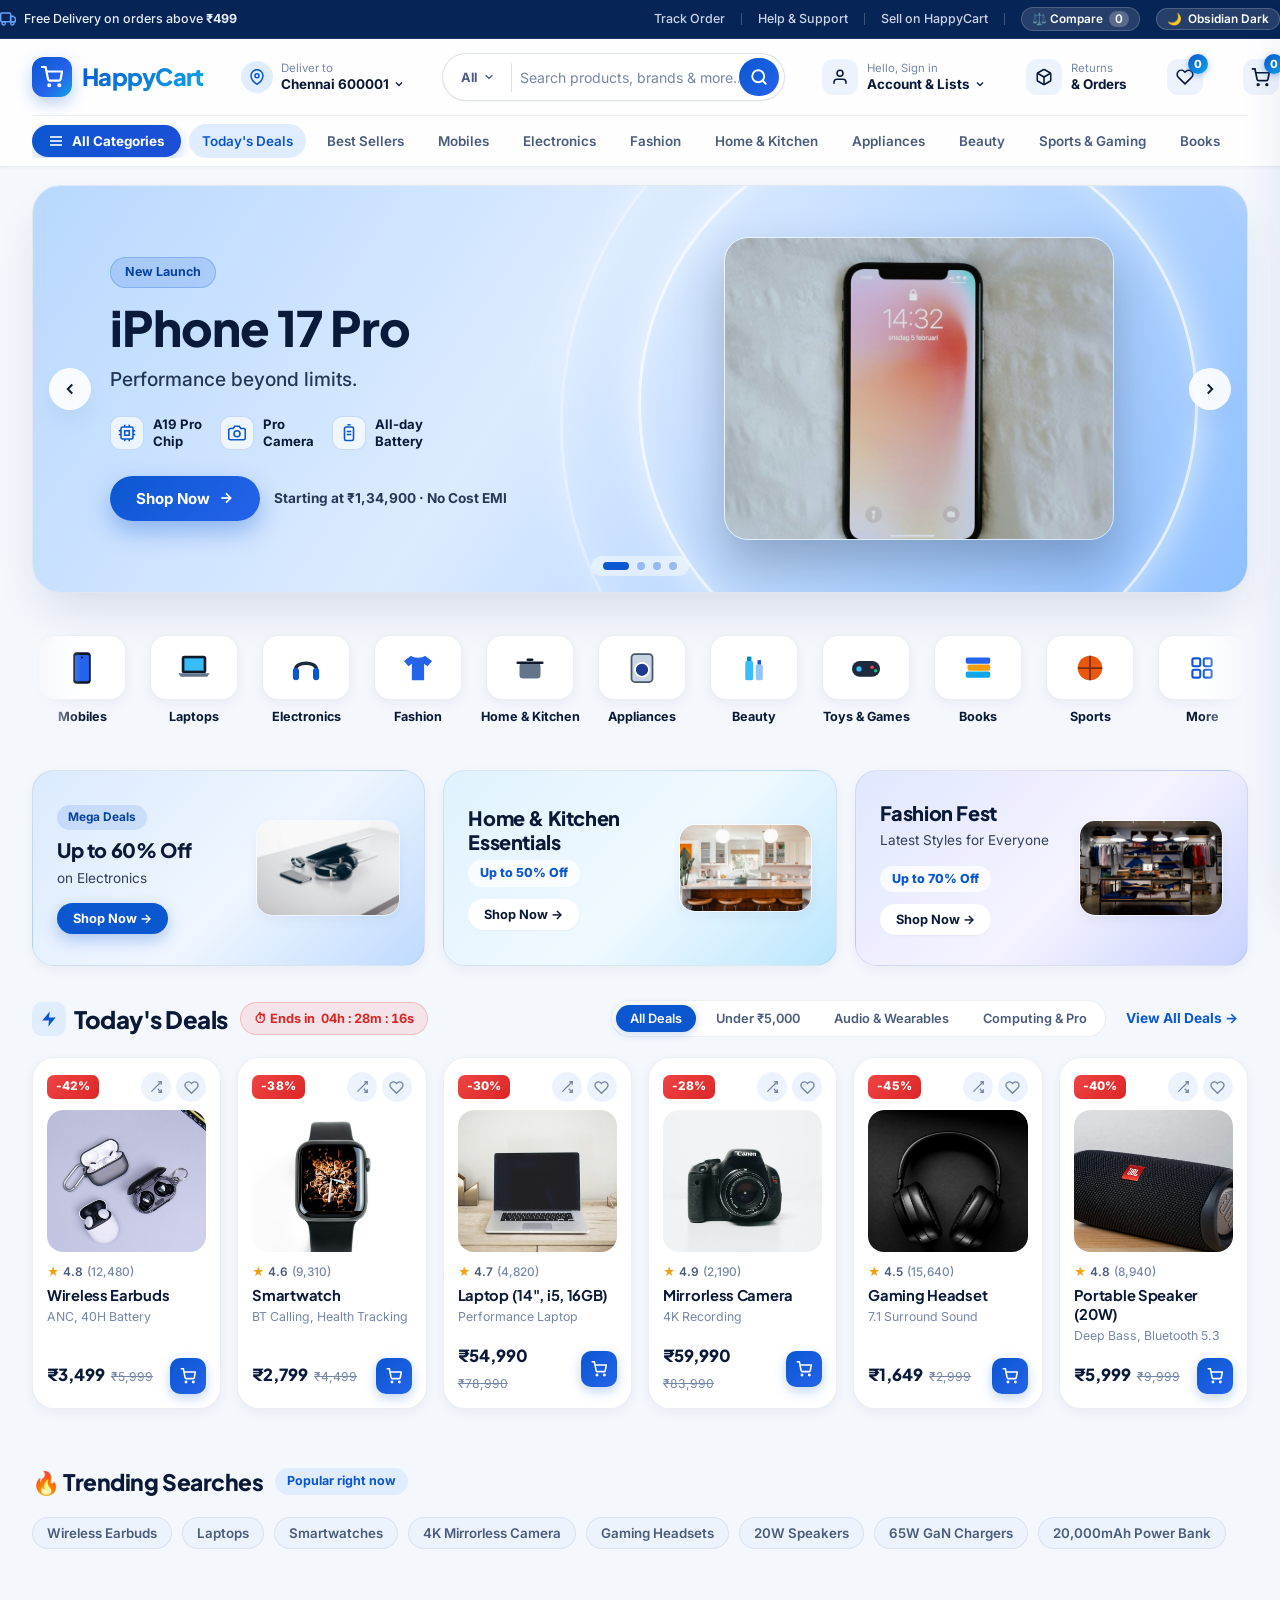
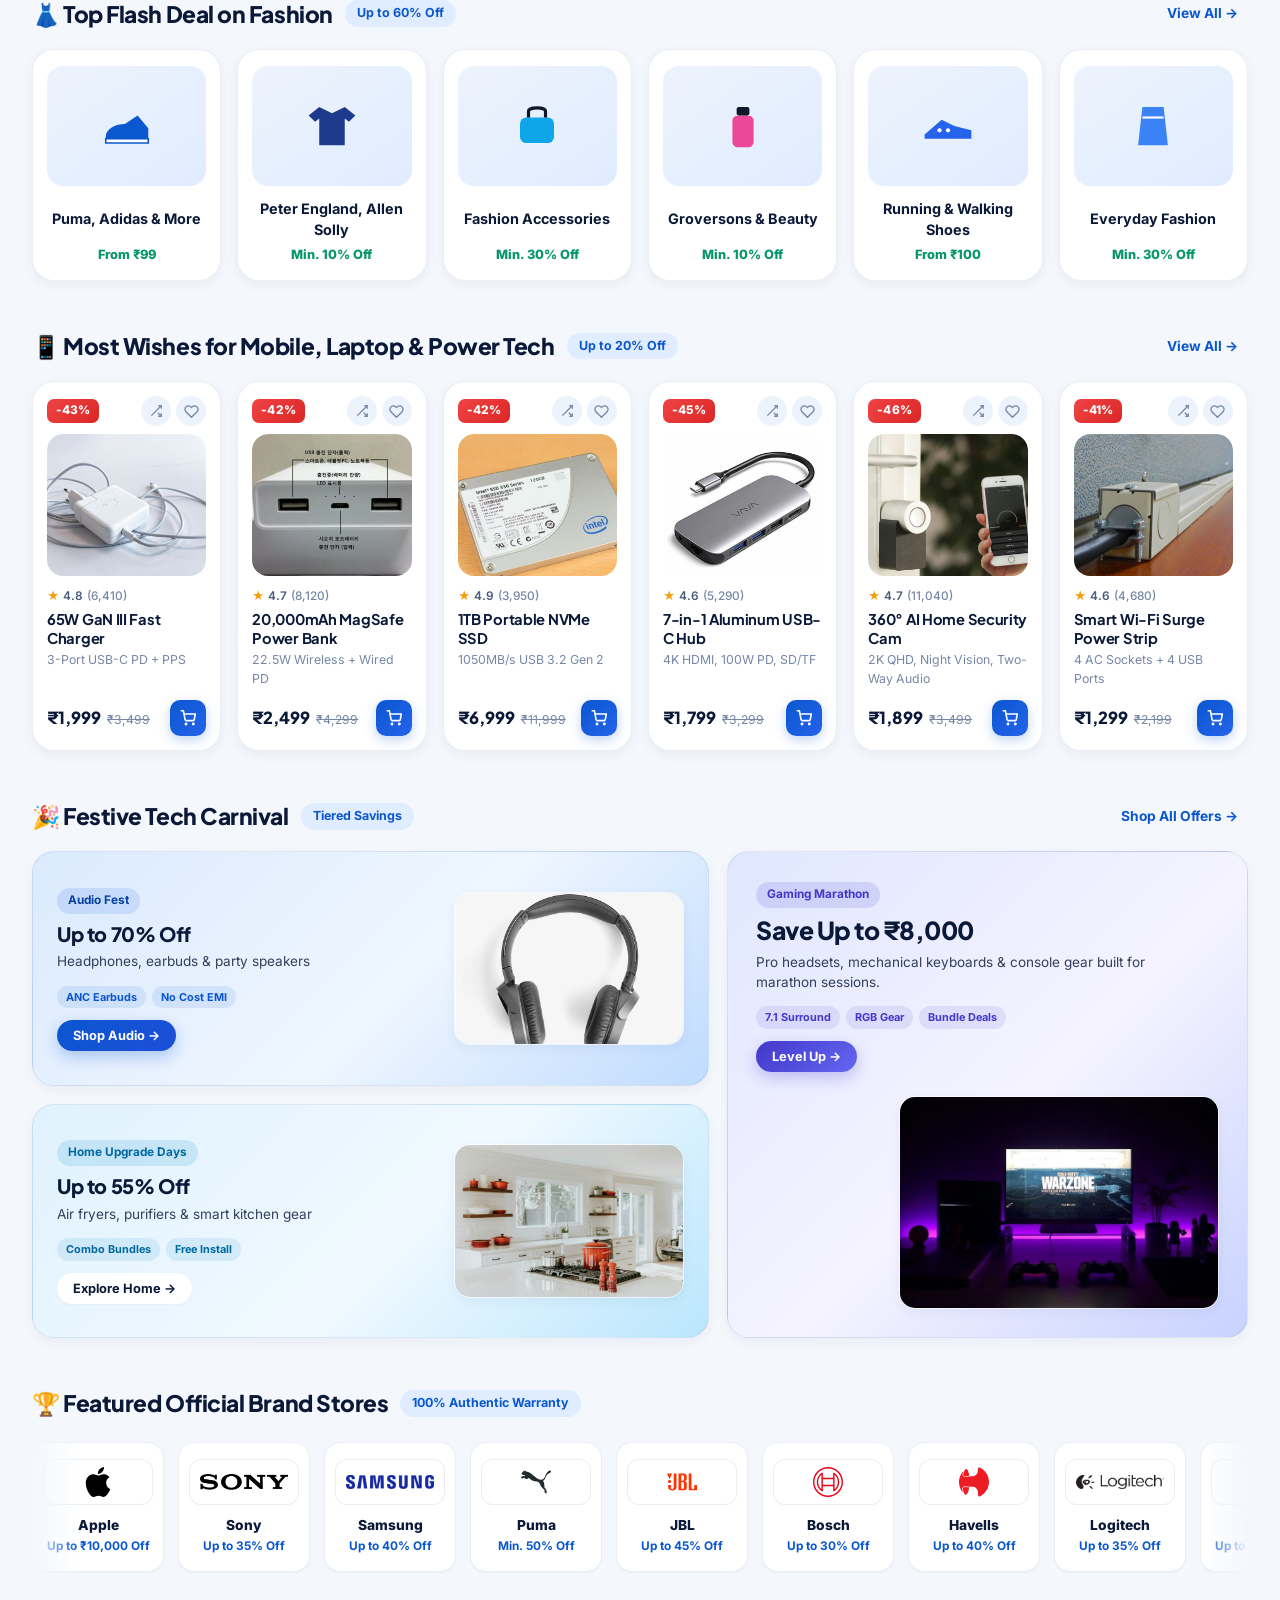
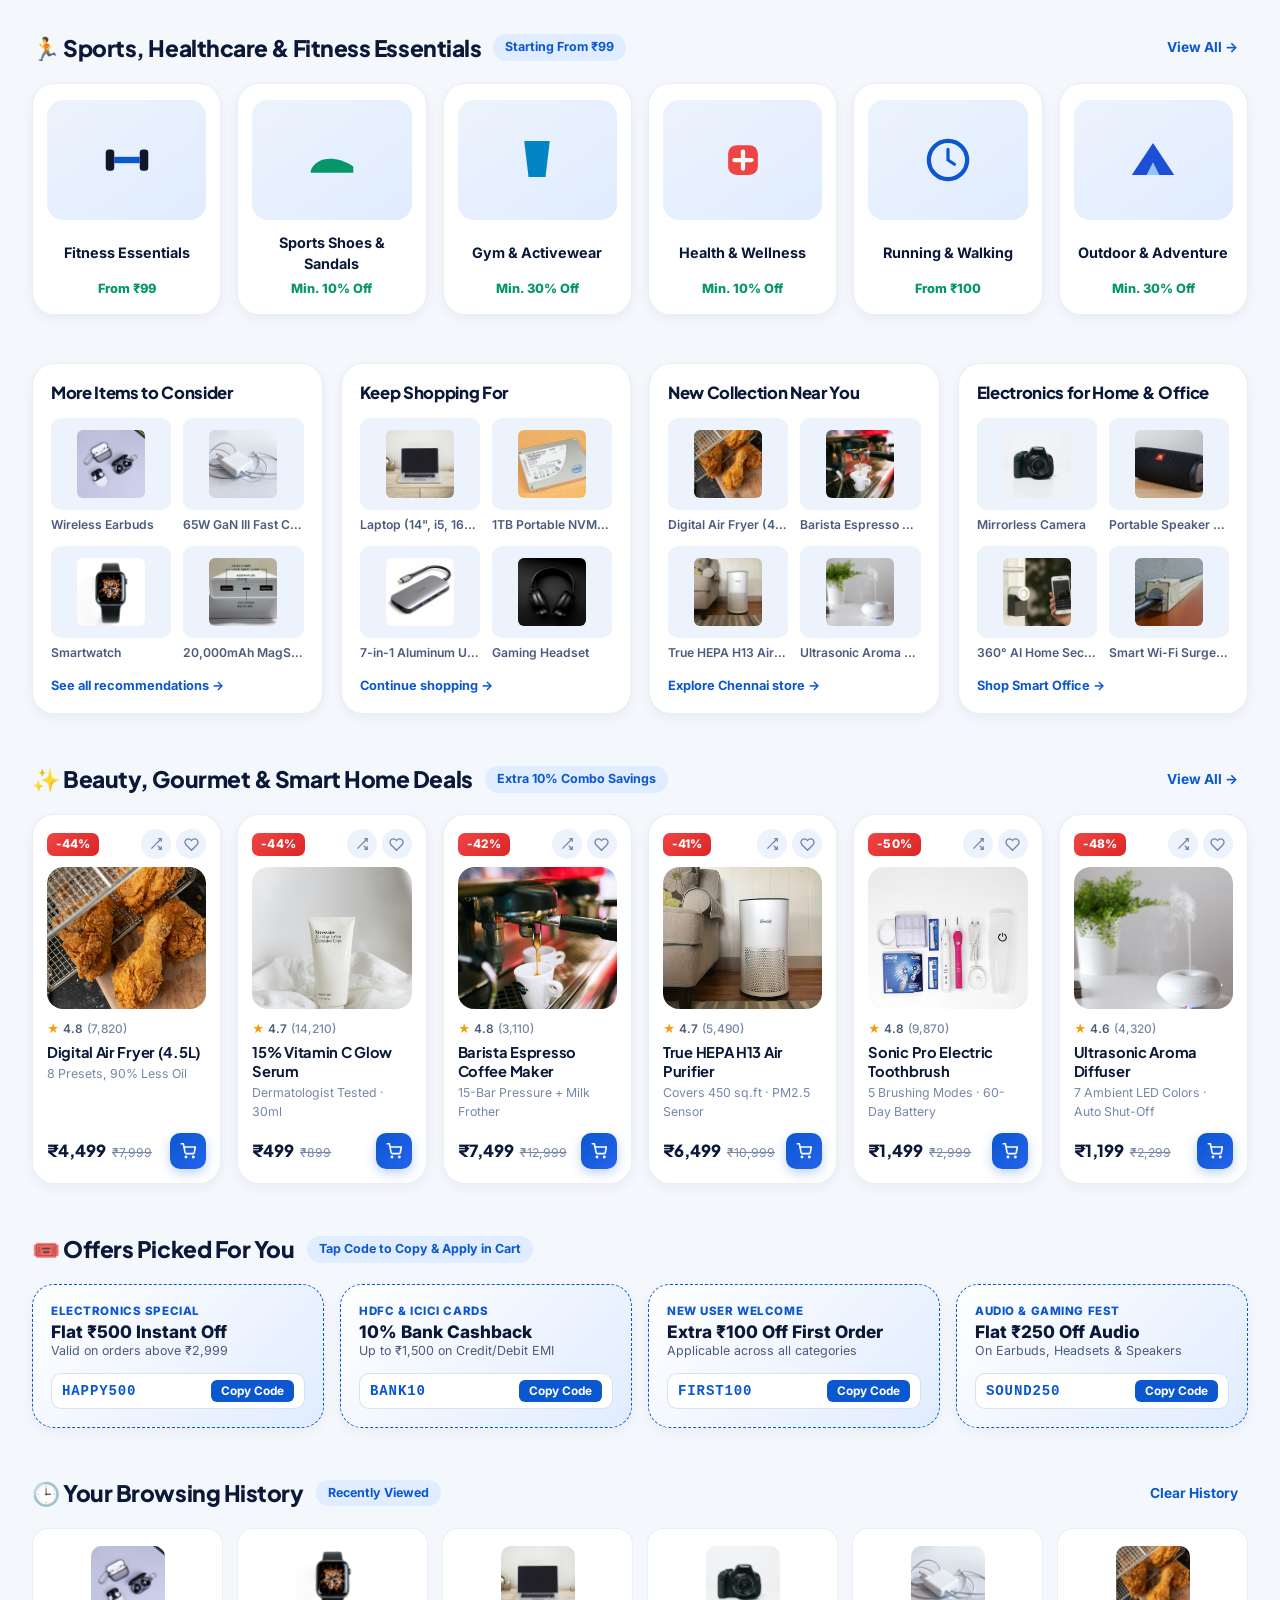
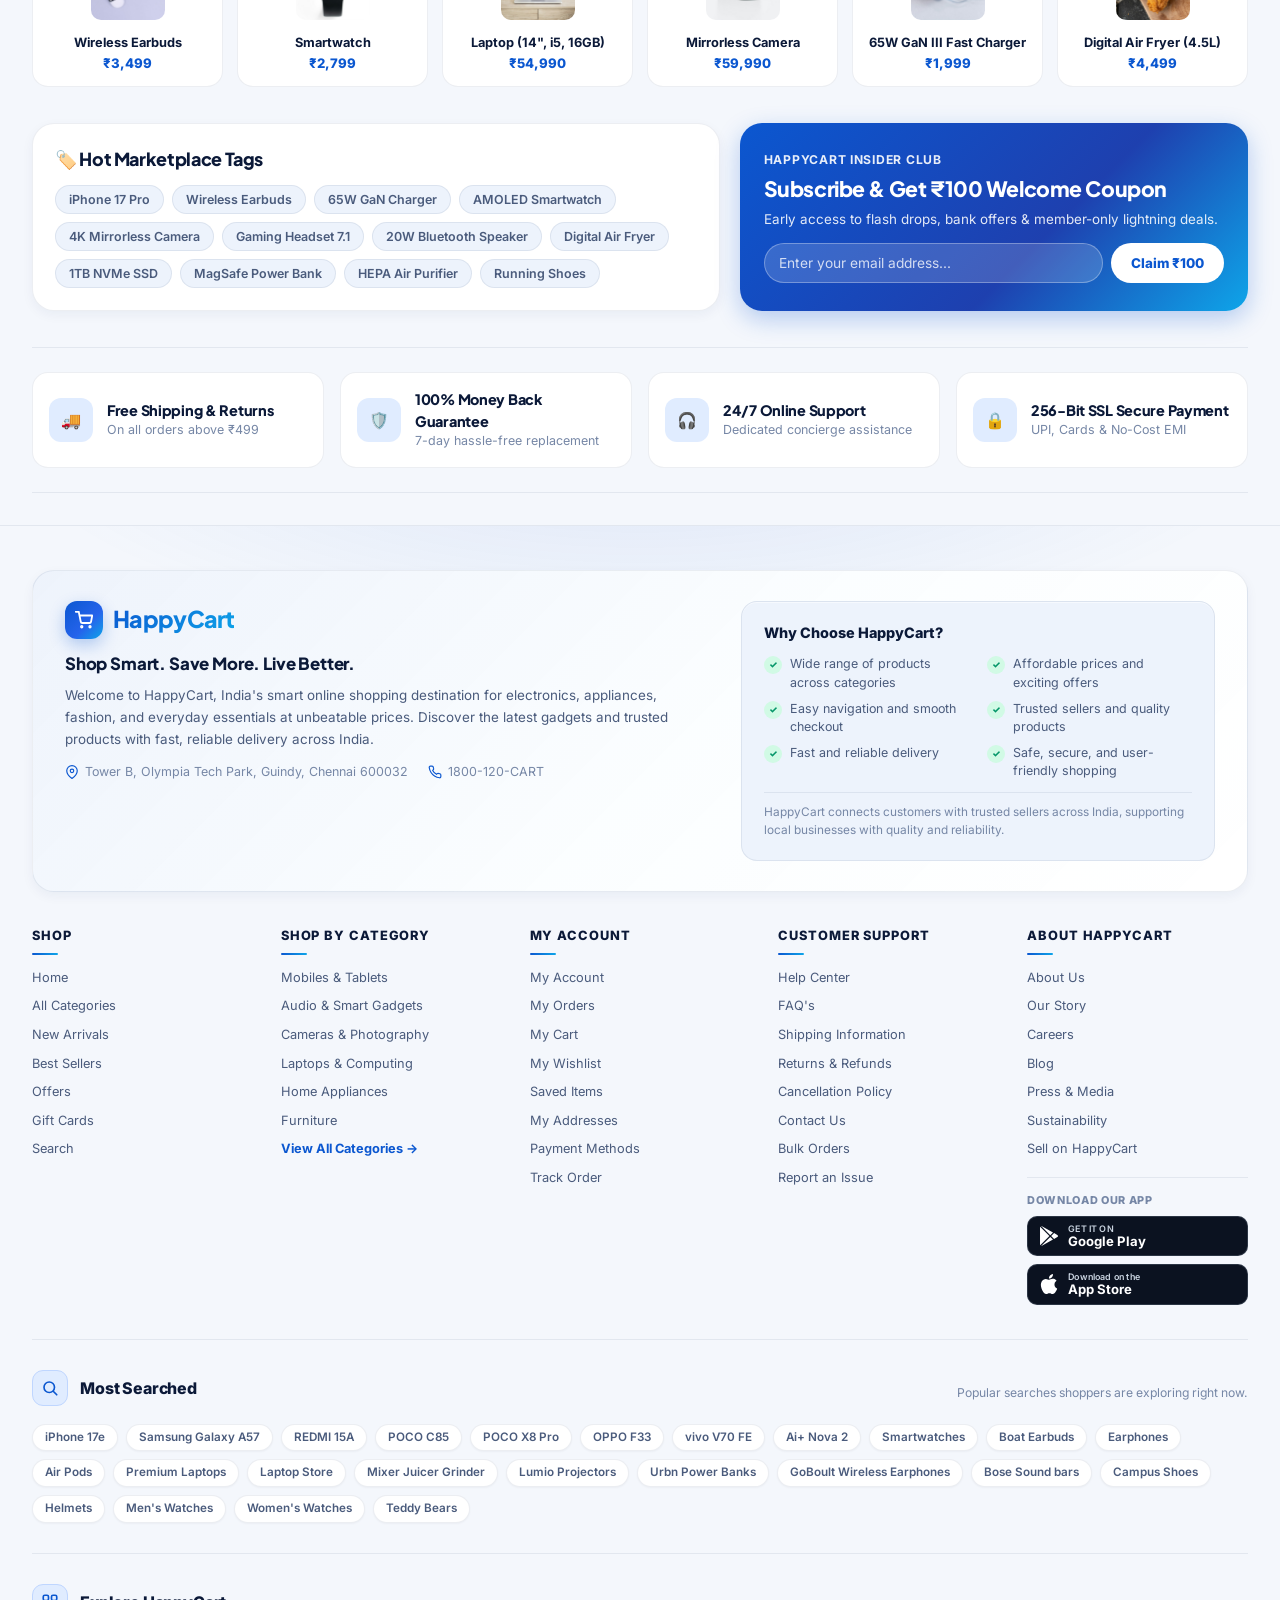
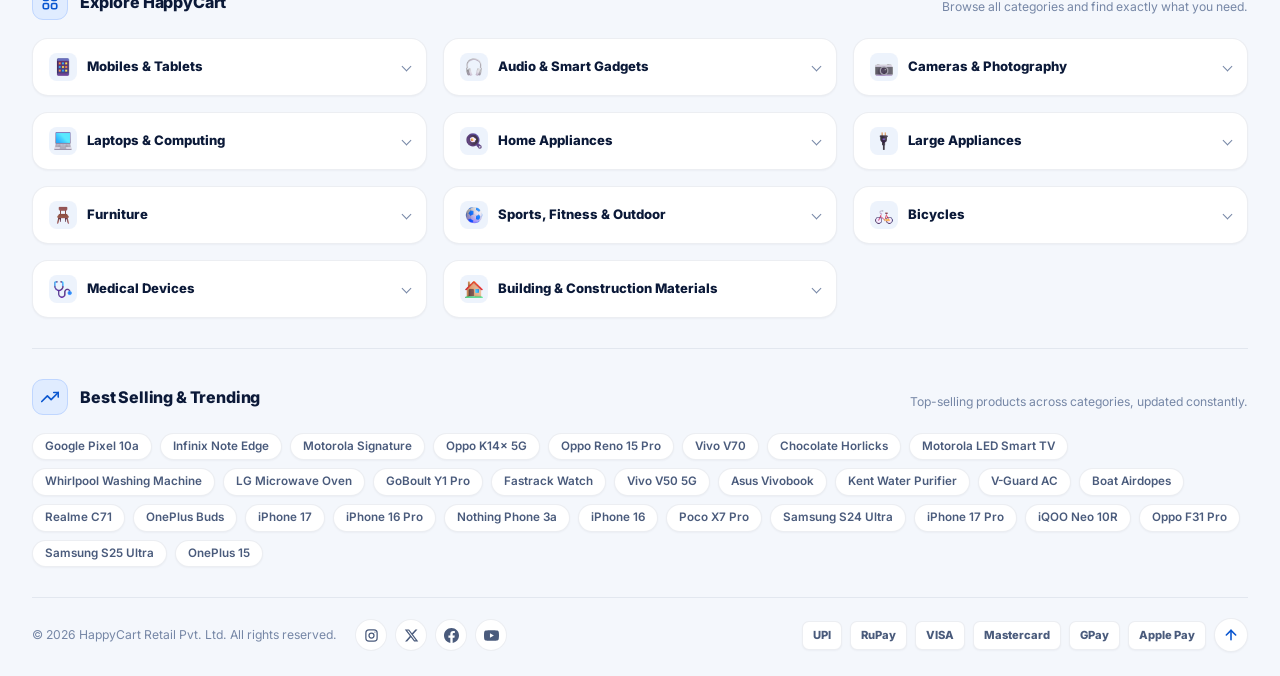
<file: index.html>
<!DOCTYPE html>
<html lang="en" data-theme="light">
<head>
  <meta charset="UTF-8" />
  <meta name="viewport" content="width=device-width, initial-scale=1.0, viewport-fit=cover" />
  <title>HappyCart — Ultra-Modern Marketplace | India's Premier Shopping Destination</title>
  <meta name="description" content="HappyCart — India's next-generation marketplace for electronics, fashion, home essentials, and everyday deals." />
  <meta name="theme-color" content="#0b57d0" />
  <link rel="icon" href="assets/images/favicon.svg" type="image/svg+xml" />
  <!-- Google Fonts: Plus Jakarta Sans & Inter for high-craft modern fintech/e-commerce typography -->
  <link rel="preconnect" href="https://fonts.googleapis.com" />
  <link rel="preconnect" href="https://fonts.gstatic.com" crossorigin />
  <link href="https://fonts.googleapis.com/css2?family=Inter:wght@400;500;600;700&family=Plus+Jakarta+Sans:wght@600;700;800&display=swap" rel="stylesheet" />

  <link rel="stylesheet" href="assets/css/styles.css" />
  <link rel="stylesheet" href="assets/css/mobile.css" />
</head>
<body>

  <!-- ========================================================================
       1. TOP UTILITY BAR
       ======================================================================== -->
  <div class="utility-bar">
    <div class="container utility-inner">
      <div class="utility-promo">
        <svg width="16" height="16" viewBox="0 0 24 24" fill="none" stroke="currentColor" stroke-width="2.2" stroke-linecap="round" stroke-linejoin="round">
          <rect x="1" y="3" width="15" height="13" rx="2"></rect>
          <polygon points="16 8 20 8 23 11 23 16 16 16 16 8"></polygon>
          <circle cx="5.5" cy="18.5" r="2.5"></circle>
          <circle cx="18.5" cy="18.5" r="2.5"></circle>
        </svg>
        <span>Free Delivery on orders above <strong>₹499</strong></span>
      </div>

      <div class="utility-links">
        <a href="#deals" class="utility-link" onclick="showToast('Track Order: Enter your Order ID in Account & Orders')">Track Order</a>
        <span class="utility-divider"></span>
        <a href="#footer" class="utility-link">Help &amp; Support</a>
        <span class="utility-divider"></span>
        <a href="#footer" class="utility-link" onclick="showToast('Seller Portal: Zero commission for your first 30 days!')">Sell on HappyCart</a>
        <span class="utility-divider"></span>
        <button id="openCompareTopBtn" class="theme-toggle-btn" onclick="openCompareModal()" title="Compare Selected Products">
          <span>⚖️ Compare</span>
          <span id="compareTopCount" style="background: rgba(255,255,255,0.24); padding: 1px 6px; border-radius: 99px;">0</span>
        </button>
        <button id="themeToggle" class="theme-toggle-btn" aria-label="Toggle Light or Dark Theme">
          <span id="themeIcon">🌙</span>
          <span id="themeLabel">Obsidian Dark</span>
        </button>
      </div>
    </div>
  </div>

  <!-- ========================================================================
       2. STICKY GLASSMORPHIC HEADER & SECONDARY CATEGORY BAR
       ======================================================================== -->
  <header class="site-header">
    <div class="container">
      <div class="header-main">
        <!-- Brand Logo -->
        <a href="#" class="brand-logo" onclick="resetFilters()">
          <div class="brand-icon-wrap">
            <svg width="22" height="22" viewBox="0 0 24 24" fill="none" stroke="#ffffff" stroke-width="2.4" stroke-linecap="round" stroke-linejoin="round">
              <circle cx="9" cy="21" r="1"></circle>
              <circle cx="20" cy="21" r="1"></circle>
              <path d="M1 1h4l2.68 13.39a2 2 0 0 0 2 1.61h9.72a2 2 0 0 0 2-1.61L23 6H6"></path>
            </svg>
          </div>
          <span class="brand-name">HappyCart</span>
        </a>

        <!-- Location Selector -->
        <button class="location-btn" id="openPincodeBtn" title="Change Delivery Pincode">
          <div class="location-pin">
            <svg width="16" height="16" viewBox="0 0 24 24" fill="none" stroke="currentColor" stroke-width="2.3">
              <path d="M21 10c0 7-9 13-9 13s-9-6-9-13a9 9 0 0 1 18 0z"></path>
              <circle cx="12" cy="10" r="3"></circle>
            </svg>
          </div>
          <div>
            <span class="location-label">Deliver to</span>
            <span class="location-value">
              <span id="deliveryCityText">Chennai 600001</span>
              <svg width="12" height="12" viewBox="0 0 24 24" fill="none" stroke="currentColor" stroke-width="2.5"><polyline points="6 9 12 15 18 9"></polyline></svg>
            </span>
          </div>
        </button>

        <!-- Search Bar with Category Scope & Live Autocomplete -->
        <div class="search-wrapper" id="searchWrapper">
          <div class="search-bar">
            <div class="search-scope" id="searchScope">
              <button
                type="button"
                id="searchScopeBtn"
                class="search-scope-btn"
                aria-haspopup="listbox"
                aria-expanded="false"
                aria-controls="searchScopeMenu"
                aria-label="Search in category"
              >
                <span id="searchScopeLabel">All</span>
                <svg width="12" height="12" viewBox="0 0 24 24" fill="none" stroke="currentColor" stroke-width="2.6" stroke-linecap="round" stroke-linejoin="round" aria-hidden="true">
                  <polyline points="6 9 12 15 18 9"></polyline>
                </svg>
              </button>
              <div class="search-scope-menu" id="searchScopeMenu" role="listbox" aria-label="Choose search category"></div>
            </div>
            <input
              type="text"
              id="searchInput"
              class="search-input"
              placeholder="Search products, brands &amp; more..."
              autocomplete="off"
            />
            <button type="button" id="searchClearBtn" class="search-clear" aria-label="Clear search">✕</button>
            <button type="button" id="searchSubmitBtn" class="search-submit" aria-label="Search">
              <svg width="18" height="18" viewBox="0 0 24 24" fill="none" stroke="currentColor" stroke-width="2.5" stroke-linecap="round">
                <circle cx="11" cy="11" r="8"></circle>
                <line x1="21" y1="21" x2="16.65" y2="16.65"></line>
              </svg>
            </button>
          </div>
          <div id="searchDropdown" class="search-dropdown"></div>
        </div>

        <!-- Account, Orders, Wishlist & Cart -->
        <div class="header-actions">
          <!-- Account Dropdown -->
          <div class="account-wrapper">
            <button class="header-action-btn" id="accountMenuBtn">
              <div class="action-icon-box">
                <svg width="18" height="18" viewBox="0 0 24 24" fill="none" stroke="currentColor" stroke-width="2.1">
                  <path d="M20 21v-2a4 4 0 0 0-4-4H8a4 4 0 0 0-4 4v2"></path>
                  <circle cx="12" cy="7" r="4"></circle>
                </svg>
              </div>
              <div class="hide-mobile">
                <span class="action-text-top">Hello, Sign in</span>
                <span class="action-text-bottom">
                  Account &amp; Lists
                  <svg width="12" height="12" viewBox="0 0 24 24" fill="none" stroke="currentColor" stroke-width="2.5"><polyline points="6 9 12 15 18 9"></polyline></svg>
                </span>
              </div>
            </button>

            <div class="account-popover" id="accountPopover">
              <button class="account-cta" onclick="showToast('Welcome to HappyCart Prime! Enjoy Express Delivery.')">Sign In / Join Prime</button>
              <a href="#deals" class="popover-link" onclick="closePopovers()"><span>Your Profile</span><span>→</span></a>
              <a href="#deals" class="popover-link" onclick="closePopovers()"><span>Your Orders</span><span>→</span></a>
              <a href="#deals" class="popover-link" onclick="filterByWishlist(); closePopovers()"><span>Saved Wishlist</span><span id="popoverWishCount">0</span></a>
              <a href="#deals" class="popover-link" onclick="closePopovers()"><span>HappyCart Pay Balance</span><span>₹1,250</span></a>
            </div>
          </div>

          <!-- Returns & Orders -->
          <button class="header-action-btn hide-mobile" onclick="showToast('No pending returns. All recent orders delivered on time!')">
            <div class="action-icon-box">
              <svg width="18" height="18" viewBox="0 0 24 24" fill="none" stroke="currentColor" stroke-width="2.1">
                <path d="M21 16V8a2 2 0 0 0-1-1.73l-7-4a2 2 0 0 0-2 0l-7 4A2 2 0 0 0 3 8v8a2 2 0 0 0 1 1.73l7 4a2 2 0 0 0 2 0l7-4A2 2 0 0 0 21 16z"></path>
                <polyline points="3.27 6.96 12 12.01 20.73 6.96"></polyline>
                <line x1="12" y1="22.08" x2="12" y2="12"></line>
              </svg>
            </div>
            <div>
              <span class="action-text-top">Returns</span>
              <span class="action-text-bottom">&amp; Orders</span>
            </div>
          </button>

          <!-- Wishlist Trigger -->
          <button class="header-action-btn" id="wishlistHeaderBtn" title="View Saved Wishlist" onclick="filterByWishlist()">
            <div class="action-icon-box">
              <svg width="18" height="18" viewBox="0 0 24 24" fill="none" stroke="currentColor" stroke-width="2.1">
                <path d="M20.84 4.61a5.5 5.5 0 0 0-7.78 0L12 5.67l-1.06-1.06a5.5 5.5 0 0 0-7.78 7.78l1.06 1.06L12 21.23l7.78-7.78 1.06-1.06a5.5 5.5 0 0 0 0-7.78z"></path>
              </svg>
              <span class="badge-pill" id="wishlistBadge">0</span>
            </div>
          </button>

          <!-- Cart Trigger -->
          <button class="header-action-btn" id="openCartBtn" aria-label="Open Shopping Cart">
            <div class="action-icon-box">
              <svg width="19" height="19" viewBox="0 0 24 24" fill="none" stroke="currentColor" stroke-width="2.2">
                <circle cx="9" cy="21" r="1"></circle>
                <circle cx="20" cy="21" r="1"></circle>
                <path d="M1 1h4l2.68 13.39a2 2 0 0 0 2 1.61h9.72a2 2 0 0 0 2-1.61L23 6H6"></path>
              </svg>
              <span class="badge-pill" id="cartBadge">0</span>
            </div>
            <div class="hide-mobile">
              <span class="action-text-top">Your</span>
              <span class="action-text-bottom">Cart</span>
            </div>
          </button>
        </div>
      </div>

      <!-- Secondary Category Strip & Mega Menu -->
      <nav class="nav-bar" aria-label="Primary Categories">
        <div class="nav-inner">
          <button class="all-cats-btn" id="megaMenuBtn">
            <svg width="16" height="16" viewBox="0 0 24 24" fill="none" stroke="currentColor" stroke-width="2.4">
              <line x1="3" y1="6" x2="21" y2="6"></line>
              <line x1="3" y1="12" x2="21" y2="12"></line>
              <line x1="3" y1="18" x2="21" y2="18"></line>
            </svg>
            All Categories
          </button>
          <a href="#deals" class="nav-link active" onclick="setDealFilter('all', this)">Today's Deals</a>
          <a href="#deals" class="nav-link" onclick="setDealFilter('under5k', this)">Best Sellers</a>
          <a href="#deals" class="nav-link" onclick="setDealFilter('all', this)">Mobiles</a>
          <a href="#deals" class="nav-link" onclick="setDealFilter('Audio & Wearables', this)">Electronics</a>
          <a href="#bento" class="nav-link">Fashion</a>
          <a href="#bento" class="nav-link">Home &amp; Kitchen</a>
          <a href="#bento" class="nav-link">Appliances</a>
          <a href="#bento" class="nav-link">Beauty</a>
          <a href="#deals" class="nav-link" onclick="setDealFilter('Gaming', this)">Sports &amp; Gaming</a>
          <a href="#footer" class="nav-link">Books</a>
          <a href="#footer" class="nav-link">More ▾</a>
        </div>

        <!-- Interactive Mega Menu -->
        <div class="mega-menu" id="megaMenu">
          <div class="mega-col">
            <h4>Mobiles &amp; Computing</h4>
            <ul>
              <li><button onclick="selectMegaCategory('Computing')">Flagship Smartphones &amp; iPhone 17 Pro</button></li>
              <li><button onclick="selectMegaCategory('Computing')">Ultrabooks &amp; Performance Laptops</button></li>
              <li><button onclick="selectMegaCategory('Cameras')">Mirrorless &amp; 4K Action Cameras</button></li>
              <li><button onclick="selectMegaCategory('Gaming')">Pro Gaming Headsets &amp; Consoles</button></li>
            </ul>
          </div>
          <div class="mega-col">
            <h4>Audio &amp; Smart Wearables</h4>
            <ul>
              <li><button onclick="selectMegaCategory('Audio & Wearables')">ANC Wireless Earbuds</button></li>
              <li><button onclick="selectMegaCategory('Audio & Wearables')">AMOLED Health Smartwatches</button></li>
              <li><button onclick="selectMegaCategory('Audio & Wearables')">20W Deep Bass Bluetooth Speakers</button></li>
              <li><button onclick="selectMegaCategory('Audio & Wearables')">Studio Over-Ear Headphones</button></li>
            </ul>
          </div>
          <div class="mega-col">
            <h4>Home, Kitchen &amp; Lifestyle</h4>
            <ul>
              <li><button onclick="closePopovers(); scrollToSection('bento')">Digital Air Fryers &amp; Blenders</button></li>
              <li><button onclick="closePopovers(); scrollToSection('bento')">Smart Washing Machines</button></li>
              <li><button onclick="closePopovers(); scrollToSection('bento')">Fashion Fest Menswear &amp; Womenswear</button></li>
              <li><button onclick="closePopovers(); scrollToSection('deals')">Under ₹5,000 Lightning Deals</button></li>
            </ul>
          </div>
        </div>
      </nav>
    </div>
  </header>

  <!-- ========================================================================
       3. HERO CAROUSEL BANNER (iPhone 17 Pro + 3 Interactive Slides)
       ======================================================================== -->
  <main class="container">
    <section class="hero-section" aria-label="Featured Launches">
      <div class="hero-carousel" id="heroCarousel">
        <div class="hero-track" id="heroTrack">
          <!-- Slide 1: Exact iPhone 17 Pro Signature Hero -->
          <article class="hero-slide slide-iphone">
            <div class="hero-arc hero-arc-1"></div>
            <div class="hero-arc hero-arc-2"></div>

            <div class="hero-content">
              <span class="hero-badge">New Launch</span>
              <h1 class="hero-title">iPhone 17 Pro</h1>
              <p class="hero-subtitle">Performance beyond limits.</p>

              <div class="hero-specs">
                <div class="hero-spec-item">
                  <div class="hero-spec-icon">
                    <svg width="18" height="18" viewBox="0 0 24 24" fill="none" stroke="currentColor" stroke-width="2.1">
                      <rect x="4" y="4" width="16" height="16" rx="2"></rect>
                      <rect x="9" y="9" width="6" height="6"></rect>
                      <line x1="9" y1="1" x2="9" y2="4"></line><line x1="15" y1="1" x2="15" y2="4"></line>
                      <line x1="9" y1="20" x2="9" y2="23"></line><line x1="15" y1="20" x2="15" y2="23"></line>
                      <line x1="20" y1="9" x2="23" y2="9"></line><line x1="20" y1="14" x2="23" y2="14"></line>
                      <line x1="1" y1="9" x2="4" y2="9"></line><line x1="1" y1="14" x2="4" y2="14"></line>
                    </svg>
                  </div>
                  <span>A19 Pro<br/>Chip</span>
                </div>

                <div class="hero-spec-item">
                  <div class="hero-spec-icon">
                    <svg width="18" height="18" viewBox="0 0 24 24" fill="none" stroke="currentColor" stroke-width="2.1">
                      <path d="M23 19a2 2 0 0 1-2 2H3a2 2 0 0 1-2-2V8a2 2 0 0 1 2-2h4l2-3h6l2 3h4a2 2 0 0 1 2 2z"></path>
                      <circle cx="12" cy="13" r="4"></circle>
                    </svg>
                  </div>
                  <span>Pro<br/>Camera</span>
                </div>

                <div class="hero-spec-item">
                  <div class="hero-spec-icon">
                    <svg width="18" height="18" viewBox="0 0 24 24" fill="none" stroke="currentColor" stroke-width="2.1">
                      <rect x="6" y="4" width="12" height="18" rx="2"></rect>
                      <line x1="10" y1="1" x2="14" y2="1"></line>
                      <line x1="9" y1="10" x2="15" y2="10"></line>
                      <line x1="9" y1="14" x2="15" y2="14"></line>
                    </svg>
                  </div>
                  <span>All-day<br/>Battery</span>
                </div>
              </div>

              <div class="hero-cta-group">
                <button class="btn-hero-primary" onclick="addSpecialHeroItem('iphone17pro')">
                  Shop Now
                  <svg width="16" height="16" viewBox="0 0 24 24" fill="none" stroke="currentColor" stroke-width="2.5"><line x1="5" y1="12" x2="19" y2="12"></line><polyline points="12 5 19 12 12 19"></polyline></svg>
                </button>
                <span class="hero-price-tag">Starting at ₹1,34,900 · No Cost EMI</span>
              </div>
            </div>

            <!-- Custom High-Resolution SVG Render of iPhone 17 Pro Titanium Blue -->
            <div class="hero-visual"><img src="assets/images/hero/hero-iphone.jpg" alt="iPhone 17 Pro" /></div>
          </article>

          <!-- Slide 2: MacBook Pro M4 -->
          <article class="hero-slide slide-macbook">
            <div class="hero-arc hero-arc-1"></div>
            <div class="hero-content">
              <span class="hero-badge">Creator Flagship</span>
              <h2 class="hero-title">MacBook Pro M4</h2>
              <p class="hero-subtitle">Mind-blowing speed. Liquid Retina XDR brilliance.</p>
              <div class="hero-specs">
                <div class="hero-spec-item"><div class="hero-spec-icon">⚡</div><span>M4 Pro<br/>14-Core</span></div>
                <div class="hero-spec-item"><div class="hero-spec-icon">🖥️</div><span>120Hz<br/>XDR Display</span></div>
                <div class="hero-spec-item"><div class="hero-spec-icon">🔋</div><span>22-Hour<br/>Battery</span></div>
              </div>
              <div class="hero-cta-group">
                <button class="btn-hero-primary" onclick="setDealFilter('Computing'); scrollToSection('deals')">
                  Explore Laptops →
                </button>
                <span class="hero-price-tag">Up to ₹15,000 Instant Bank Discount</span>
              </div>
            </div>
            <div class="hero-visual"><img src="assets/images/hero/hero-macbook.jpg" alt="MacBook Pro M4" /></div>
          </article>

          <!-- Slide 3: Sony WH-1000XM6 -->
          <article class="hero-slide slide-sony">
            <div class="hero-arc hero-arc-1"></div>
            <div class="hero-content">
              <span class="hero-badge">Audiophile Choice</span>
              <h2 class="hero-title">Studio ANC Audio</h2>
              <p class="hero-subtitle">Silence the world. Hear every lossless detail.</p>
              <div class="hero-specs">
                <div class="hero-spec-item"><div class="hero-spec-icon">🎧</div><span>8-Mic<br/>Adaptive ANC</span></div>
                <div class="hero-spec-item"><div class="hero-spec-icon">🔊</div><span>LDAC<br/>Hi-Res Audio</span></div>
                <div class="hero-spec-item"><div class="hero-spec-icon">⚡</div><span>40H<br/>Playback</span></div>
              </div>
              <div class="hero-cta-group">
                <button class="btn-hero-primary" onclick="setDealFilter('Audio & Wearables'); scrollToSection('deals')">
                  Shop Audio Deals →
                </button>
                <span class="hero-price-tag">Starting at ₹1,649 · Free Express Delivery</span>
              </div>
            </div>
            <div class="hero-visual"><img src="assets/images/hero/hero-headphones.jpg" alt="Studio ANC headphones" /></div>
          </article>

          <!-- Slide 4: Smart Home & Kitchen -->
          <article class="hero-slide slide-smarthome">
            <div class="hero-arc hero-arc-1"></div>
            <div class="hero-content">
              <span class="hero-badge">Home Upgrade Fest</span>
              <h2 class="hero-title">Smart Living 2026</h2>
              <p class="hero-subtitle">AI-powered appliances &amp; gourmet kitchen essentials.</p>
              <div class="hero-specs">
                <div class="hero-spec-item"><div class="hero-spec-icon">🍳</div><span>Rapid Air<br/>Technology</span></div>
                <div class="hero-spec-item"><div class="hero-spec-icon">❄️</div><span>5-Star<br/>Eco Inverter</span></div>
                <div class="hero-spec-item"><div class="hero-spec-icon">🛡️</div><span>2-Year<br/>Warranty</span></div>
              </div>
              <div class="hero-cta-group">
                <button class="btn-hero-primary" onclick="scrollToSection('bento')">
                  Explore Home →
                </button>
                <span class="hero-price-tag">Flat 50% Off on Combo Bundles</span>
              </div>
            </div>
            <div class="hero-visual"><img src="assets/images/hero/hero-kitchen.jpg" alt="Smart home kitchen" /></div>
          </article>
        </div>

        <!-- Carousel Controls -->
        <button class="carousel-arrow carousel-prev" id="heroPrev" aria-label="Previous Slide">
          <svg width="18" height="18" viewBox="0 0 24 24" fill="none" stroke="currentColor" stroke-width="2.5"><polyline points="15 18 9 12 15 6"></polyline></svg>
        </button>
        <button class="carousel-arrow carousel-next" id="heroNext" aria-label="Next Slide">
          <svg width="18" height="18" viewBox="0 0 24 24" fill="none" stroke="currentColor" stroke-width="2.5"><polyline points="9 18 15 12 9 6"></polyline></svg>
        </button>

        <div class="carousel-dots" id="heroDots">
          <button class="carousel-dot active" data-slide="0" aria-label="Slide 1"></button>
          <button class="carousel-dot" data-slide="1" aria-label="Slide 2"></button>
          <button class="carousel-dot" data-slide="2" aria-label="Slide 3"></button>
          <button class="carousel-dot" data-slide="3" aria-label="Slide 4"></button>
        </div>
      </div>
    </section>

    <!-- ========================================================================
         4. 11-CARD CATEGORY STRIP (Exact Icons & Labels from Screenshot)
         ======================================================================== -->
    <section class="category-strip-section" id="categories" aria-label="Shop by Category">
      <div class="category-grid" id="categoryGrid">
        <!-- Rendered cleanly by JS with bespoke crisp SVG illustrations -->
      </div>
    </section>

    <!-- ========================================================================
         5. PROMOTIONAL 3-COLUMN BENTO GRID
         ======================================================================== -->
    <section class="bento-section" id="bento" aria-label="Featured Offers">
      <div class="bento-grid">
        <!-- Card 1: Electronics -->
        <div class="bento-card bento-electronics">
          <div class="bento-info">
            <span class="bento-pill">Mega Deals</span>
            <h3 class="bento-title">Up to 60% Off</h3>
            <p class="bento-sub">on Electronics</p>
            <button class="bento-cta bento-cta-primary" onclick="setDealFilter('Audio & Wearables'); scrollToSection('deals')">
              Shop Now →
            </button>
          </div>
          <div class="bento-graphic"><img src="assets/images/bento/bento-electronics.jpg" alt="Consumer electronics deals" loading="lazy" /></div>
        </div>

        <!-- Card 2: Home & Kitchen -->
        <div class="bento-card bento-home">
          <div class="bento-info">
            <h3 class="bento-title">Home &amp; Kitchen Essentials</h3>
            <span class="bento-offer-badge">Up to 50% Off</span><br/>
            <button class="bento-cta bento-cta-light" onclick="showToast('Showing Home & Kitchen Essentials with up to 50% Off!')">
              Shop Now →
            </button>
          </div>
          <div class="bento-graphic"><img src="assets/images/bento/bento-home.jpg" alt="Home and kitchen essentials" loading="lazy" /></div>
        </div>

        <!-- Card 3: Fashion Fest -->
        <div class="bento-card bento-fashion">
          <div class="bento-info">
            <h3 class="bento-title">Fashion Fest</h3>
            <p class="bento-sub">Latest Styles for Everyone</p>
            <span class="bento-offer-badge">Up to 70% Off</span><br/>
            <button class="bento-cta bento-cta-light" onclick="showToast('Welcome to Fashion Fest! Flat 70% Off on Top Apparel.')">
              Shop Now →
            </button>
          </div>
          <div class="bento-graphic"><img src="assets/images/bento/bento-fashion.jpg" alt="Fashion store collection" loading="lazy" /></div>
        </div>
      </div>
    </section>

    <!-- ========================================================================
         6. TODAY'S DEALS SECTION (All 6 Exact Screenshot Products + Upgrades)
         ======================================================================== -->
    <section class="deals-section" id="deals" aria-labelledby="dealsHeading">
      <div class="deals-header">
        <div class="deals-title-group">
          <h2 class="deals-title" id="dealsHeading">
            <span class="lightning-badge">
              <svg width="18" height="18" viewBox="0 0 24 24" fill="currentColor">
                <polygon points="13 2 3 14 12 14 11 22 21 10 12 10 13 2"></polygon>
              </svg>
            </span>
            Today's Deals
          </h2>

          <div class="countdown-pill" title="Limited-time lightning deals">
            <span>⏱ Ends in</span>
            <span id="dealCountdown">04h : 28m : 19s</span>
          </div>
        </div>

        <div class="deals-controls">
          <div class="filter-tabs" role="tablist">
            <button class="filter-tab active" data-filter="all" onclick="setDealFilter('all', this)">All Deals</button>
            <button class="filter-tab" data-filter="under5k" onclick="setDealFilter('under5k', this)">Under ₹5,000</button>
            <button class="filter-tab" data-filter="Audio & Wearables" onclick="setDealFilter('Audio & Wearables', this)">Audio &amp; Wearables</button>
            <button class="filter-tab" data-filter="Computing" onclick="setDealFilter('Computing', this)">Computing &amp; Pro</button>
          </div>

          <a href="#deals" class="view-all-link" onclick="resetFilters()">
            View All Deals →
          </a>
        </div>
      </div>

      <!-- Product Grid -->
      <div class="products-grid" id="productsGrid">
        <!-- Populated dynamically via JS -->
      </div>
    </section>

    <!-- ========================================================================
         6B. TRENDING SEARCHES
         ======================================================================== -->
    <section class="trending-section" id="trendingSearches" aria-labelledby="trendingHeading">
      <div class="section-header">
        <div class="section-title-group">
          <h2 class="section-title" id="trendingHeading">🔥 Trending Searches</h2>
          <span class="section-subtitle-badge">Popular right now</span>
        </div>
      </div>
      <div class="trending-strip">
        <button class="trending-pill" onclick="quickSearch('Wireless Earbuds')">Wireless Earbuds</button>
        <button class="trending-pill" onclick="quickSearch('Laptop')">Laptops</button>
        <button class="trending-pill" onclick="quickSearch('Smartwatch')">Smartwatches</button>
        <button class="trending-pill" onclick="quickSearch('Camera')">4K Mirrorless Camera</button>
        <button class="trending-pill" onclick="quickSearch('Gaming')">Gaming Headsets</button>
        <button class="trending-pill" onclick="quickSearch('Speaker')">20W Speakers</button>
        <button class="trending-pill" onclick="quickSearch('GaN')">65W GaN Chargers</button>
        <button class="trending-pill" onclick="quickSearch('Power Bank')">20,000mAh Power Bank</button>
      </div>
    </section>

    <!-- ========================================================================
         7A. TOP FLASH DEAL ON FASHION (Up to 60% Off — HappyCart Inspired)
         ======================================================================== -->
    <section class="market-section" id="fashionFlash" aria-labelledby="fashionHeading">
      <div class="section-header">
        <div class="section-title-group">
          <h2 class="section-title" id="fashionHeading">👗 Top Flash Deal on Fashion</h2>
          <span class="section-subtitle-badge">Up to 60% Off</span>
        </div>
        <a href="#fashionFlash" class="view-all-link" onclick="showToast('Showing all Fashion Flash Deals up to 60% Off!')">View All →</a>
      </div>
      <div class="collection-grid" id="fashionCollectionGrid"></div>
    </section>

    <!-- ========================================================================
         7B. MOST WISHES FOR MOBILE, LAPTOP & POWER TECH (Up to 20% Off)
         ======================================================================== -->
    <section class="market-section" id="techWishes" aria-labelledby="techWishesHeading">
      <div class="section-header">
        <div class="section-title-group">
          <h2 class="section-title" id="techWishesHeading">📱 Most Wishes for Mobile, Laptop &amp; Power Tech</h2>
          <span class="section-subtitle-badge">Up to 20% Off</span>
        </div>
        <a href="#techWishes" class="view-all-link" onclick="showToast('Showing Top Wishlisted Tech & Power Gear!')">View All →</a>
      </div>
      <div class="products-grid" id="techWishesGrid"></div>
    </section>

    <!-- ========================================================================
         7B2. FESTIVE TECH CARNIVAL (Two Stacked Rectangles + One Tall Square)
         ======================================================================== -->
    <section class="promo-split-section" id="techCarnival" aria-labelledby="techCarnivalHeading">
      <div class="section-header">
        <div class="section-title-group">
          <h2 class="section-title" id="techCarnivalHeading">🎉 Festive Tech Carnival</h2>
          <span class="section-subtitle-badge">Tiered Savings</span>
        </div>
        <a href="#deals" class="view-all-link" onclick="scrollToSection('deals')">Shop All Offers →</a>
      </div>

      <div class="promo-split-grid">
        <!-- Top rectangle -->
        <div class="bento-card promo-rect promo-audio">
          <div class="bento-info">
            <span class="bento-pill">Audio Fest</span>
            <h3 class="bento-title">Up to 70% Off</h3>
            <p class="bento-sub">Headphones, earbuds &amp; party speakers</p>
            <div class="promo-chip-row">
              <span class="promo-chip">ANC Earbuds</span>
              <span class="promo-chip">No Cost EMI</span>
            </div>
            <button class="bento-cta bento-cta-primary" onclick="setDealFilter('Audio & Wearables'); scrollToSection('deals')">
              Shop Audio →
            </button>
          </div>
          <div class="bento-graphic"><img src="assets/images/promos/promo-audio.jpg" alt="Audio Fest headphones" loading="lazy" /></div>
        </div>

        <!-- Bottom rectangle -->
        <div class="bento-card promo-rect promo-home">
          <div class="bento-info">
            <span class="bento-pill">Home Upgrade Days</span>
            <h3 class="bento-title">Up to 55% Off</h3>
            <p class="bento-sub">Air fryers, purifiers &amp; smart kitchen gear</p>
            <div class="promo-chip-row">
              <span class="promo-chip">Combo Bundles</span>
              <span class="promo-chip">Free Install</span>
            </div>
            <button class="bento-cta bento-cta-light" onclick="scrollToSection('lifestyleDeals')">
              Explore Home →
            </button>
          </div>
          <div class="bento-graphic"><img src="assets/images/promos/promo-home.jpg" alt="Modern kitchen appliances" loading="lazy" /></div>
        </div>

        <!-- Tall square spanning both rectangles -->
        <div class="bento-card promo-square promo-gaming">
          <div class="bento-info">
            <span class="bento-pill">Gaming Marathon</span>
            <h3 class="bento-title">Save Up to ₹8,000</h3>
            <p class="bento-sub">Pro headsets, mechanical keyboards &amp; console gear built for marathon sessions.</p>
            <div class="promo-chip-row">
              <span class="promo-chip">7.1 Surround</span>
              <span class="promo-chip">RGB Gear</span>
              <span class="promo-chip">Bundle Deals</span>
            </div>
            <button class="bento-cta bento-cta-primary" onclick="setDealFilter('Gaming'); scrollToSection('deals')">
              Level Up →
            </button>
          </div>
          <div class="bento-graphic"><img src="assets/images/promos/promo-gaming.jpg" alt="Gaming setup" loading="lazy" /></div>
        </div>
      </div>
    </section>

    <!-- ========================================================================
         7C. FEATURED BRANDS SHOWCASE STRIP
         ======================================================================== -->
    <section class="market-section" id="featuredBrands" aria-labelledby="brandsHeading">
      <div class="section-header">
        <div class="section-title-group">
          <h2 class="section-title" id="brandsHeading">🏆 Featured Official Brand Stores</h2>
          <span class="section-subtitle-badge">100% Authentic Warranty</span>
        </div>
      </div>
      <div class="brands-grid" id="brandsGrid"></div>
    </section>

    <!-- ========================================================================
         7D. SPORTS, HEALTHCARE & FITNESS ESSENTIALS
         ======================================================================== -->
    <section class="market-section" id="sportsHealth" aria-labelledby="sportsHeading">
      <div class="section-header">
        <div class="section-title-group">
          <h2 class="section-title" id="sportsHeading">🏃 Sports, Healthcare &amp; Fitness Essentials</h2>
          <span class="section-subtitle-badge">Starting From ₹99</span>
        </div>
        <a href="#sportsHealth" class="view-all-link" onclick="showToast('Exploring Sports & Fitness Essentials!')">View All →</a>
      </div>
      <div class="collection-grid" id="sportsCollectionGrid"></div>
    </section>

    <!-- ========================================================================
         7E. PERSONALIZED DISCOVERY 4-QUAD BENTO GRID (HappyCart / Marketplace Style)
         ======================================================================== -->
    <section class="market-section" id="discoveryQuads" aria-label="Personalized Recommendations">
      <div class="quad-grid" id="quadGrid"></div>
    </section>

    <!-- ========================================================================
         7F. BEAUTY, GOURMET & HOME CARE DEALS
         ======================================================================== -->
    <section class="market-section" id="lifestyleDeals" aria-labelledby="lifestyleHeading">
      <div class="section-header">
        <div class="section-title-group">
          <h2 class="section-title" id="lifestyleHeading">✨ Beauty, Gourmet &amp; Smart Home Deals</h2>
          <span class="section-subtitle-badge">Extra 10% Combo Savings</span>
        </div>
        <a href="#lifestyleDeals" class="view-all-link" onclick="showToast('Viewing Beauty & Smart Home Deals')">View All →</a>
      </div>
      <div class="products-grid" id="lifestyleGrid"></div>
    </section>

    <!-- ========================================================================
         7G. OFFERS PICKED FOR YOU (4-CARD BANK & STORE COUPON STRIP)
         ======================================================================== -->
    <section class="market-section" id="offersForYou" aria-labelledby="offersHeading">
      <div class="section-header">
        <div class="section-title-group">
          <h2 class="section-title" id="offersHeading">🎟️ Offers Picked For You</h2>
          <span class="section-subtitle-badge">Tap Code to Copy &amp; Apply in Cart</span>
        </div>
      </div>
      <div class="coupons-grid" id="couponsGrid"></div>
    </section>

    <!-- ========================================================================
         7H. YOUR BROWSING HISTORY STRIP
         ======================================================================== -->
    <section class="market-section" id="browsingHistorySection" aria-labelledby="historyHeading">
      <div class="section-header">
        <div class="section-title-group">
          <h2 class="section-title" id="historyHeading">🕒 Your Browsing History</h2>
          <span class="section-subtitle-badge">Recently Viewed</span>
        </div>
        <button class="view-all-link" onclick="clearBrowsingHistory()">Clear History</button>
      </div>
      <div class="history-strip" id="browsingHistoryGrid"></div>
    </section>

    <!-- ========================================================================
         7I. HOT TAGS CLOUD & NEWSLETTER SUBSCRIPTION BANNER
         ======================================================================== -->
    <section class="tags-newsletter-wrap" aria-label="Hot Tags and Newsletter">
      <div class="hot-tags-box">
        <h3 style="font-size: 1.12rem; font-weight: 800;">🏷️ Hot Marketplace Tags</h3>
        <div class="tags-cloud" id="hotTagsCloud"></div>
      </div>

      <div class="newsletter-box">
        <span style="font-size: 0.76rem; font-weight: 700; text-transform: uppercase; letter-spacing: 0.06em; opacity: 0.9;">HappyCart Insider Club</span>
        <h3 style="font-size: 1.32rem; font-weight: 800; margin-top: 4px;">Subscribe &amp; Get ₹100 Welcome Coupon</h3>
        <p style="font-size: 0.84rem; opacity: 0.88; margin-top: 4px;">Early access to flash drops, bank offers &amp; member-only lightning deals.</p>
        <form class="newsletter-form" onsubmit="handleNewsletterSubmit(event)">
          <input type="email" id="newsletterEmail" class="newsletter-input" placeholder="Enter your email address..." required />
          <button type="submit" class="newsletter-submit">Claim ₹100</button>
        </form>
      </div>
    </section>

    <!-- ========================================================================
         7J. TRUST GUARANTEES BAR
         ======================================================================== -->
    <section class="trust-bar" aria-label="HappyCart Trust Guarantees">
      <div class="trust-item">
        <div class="trust-icon">🚚</div>
        <div>
          <h4 style="font-size: 0.9rem; font-weight: 800;">Free Shipping &amp; Returns</h4>
          <p style="font-size: 0.78rem; color: var(--text-muted);">On all orders above ₹499</p>
        </div>
      </div>
      <div class="trust-item">
        <div class="trust-icon">🛡️</div>
        <div>
          <h4 style="font-size: 0.9rem; font-weight: 800;">100% Money Back Guarantee</h4>
          <p style="font-size: 0.78rem; color: var(--text-muted);">7-day hassle-free replacement</p>
        </div>
      </div>
      <div class="trust-item">
        <div class="trust-icon">🎧</div>
        <div>
          <h4 style="font-size: 0.9rem; font-weight: 800;">24/7 Online Support</h4>
          <p style="font-size: 0.78rem; color: var(--text-muted);">Dedicated concierge assistance</p>
        </div>
      </div>
      <div class="trust-item">
        <div class="trust-icon">🔒</div>
        <div>
          <h4 style="font-size: 0.9rem; font-weight: 800;">256-Bit SSL Secure Payment</h4>
          <p style="font-size: 0.78rem; color: var(--text-muted);">UPI, Cards &amp; No-Cost EMI</p>
        </div>
      </div>
    </section>

  </main>

  <!-- ========================================================================
       7. FOOTER
       ======================================================================== -->
  <footer class="site-footer" id="footer">
    <div class="container">
      <!-- Brand band -->
      <div class="footer-brand-band">
        <div class="footer-brand-copy">
          <div class="brand-logo footer-brand-logo">
            <div class="brand-icon-wrap footer-brand-icon">
              <svg width="18" height="18" viewBox="0 0 24 24" fill="none" stroke="#ffffff" stroke-width="2.4" stroke-linecap="round" stroke-linejoin="round">
                <circle cx="9" cy="21" r="1"></circle>
                <circle cx="20" cy="21" r="1"></circle>
                <path d="M1 1h4l2.68 13.39a2 2 0 0 0 2 1.61h9.72a2 2 0 0 0 2-1.61L23 6H6"></path>
              </svg>
            </div>
            <span class="brand-name">HappyCart</span>
          </div>
          <p class="footer-tagline">Shop Smart. Save More. Live Better.</p>
          <p class="footer-intro">
            Welcome to HappyCart, India's smart online shopping destination for electronics, appliances, fashion, and everyday essentials at unbeatable prices. Discover the latest gadgets and trusted products with fast, reliable delivery across India.
          </p>
          <p class="footer-contact">
            <span class="footer-contact-item">
              <svg viewBox="0 0 24 24" fill="none" stroke="currentColor" stroke-width="2" stroke-linecap="round" stroke-linejoin="round" aria-hidden="true"><path d="M21 10c0 7-9 13-9 13s-9-6-9-13a9 9 0 0 1 18 0z"></path><circle cx="12" cy="10" r="3"></circle></svg>
              Tower B, Olympia Tech Park, Guindy, Chennai 600032
            </span>
            <span class="footer-contact-item">
              <svg viewBox="0 0 24 24" fill="none" stroke="currentColor" stroke-width="2" stroke-linecap="round" stroke-linejoin="round" aria-hidden="true"><path d="M22 16.92v3a2 2 0 0 1-2.18 2 19.79 19.79 0 0 1-8.63-3.07 19.5 19.5 0 0 1-6-6A19.79 19.79 0 0 1 2.08 4.18 2 2 0 0 1 4.06 2h3a2 2 0 0 1 2 1.72c.12.81.3 1.6.54 2.36a2 2 0 0 1-.45 2.11L8 9.36a16 16 0 0 0 6.64 6.64l1.17-1.17a2 2 0 0 1 2.11-.45c.76.24 1.55.42 2.36.54A2 2 0 0 1 22 16.92z"></path></svg>
              1800-120-CART
            </span>
          </p>
        </div>

        <div class="footer-highlights-wrap">
          <h5 class="footer-highlights-title">Why Choose HappyCart?</h5>
          <ul class="footer-highlights">
            <li>Wide range of products across categories</li>
            <li>Affordable prices and exciting offers</li>
            <li>Easy navigation and smooth checkout</li>
            <li>Trusted sellers and quality products</li>
            <li>Fast and reliable delivery</li>
            <li>Safe, secure, and user-friendly shopping</li>
          </ul>
          <p class="footer-highlights-note">HappyCart connects customers with trusted sellers across India, supporting local businesses with quality and reliability.</p>
        </div>
      </div>

      <!-- Main link columns -->
      <div class="footer-grid">
        <nav class="footer-col" aria-label="Shop">
          <h5>Shop</h5>
          <ul>
            <li><a href="#" onclick="window.scrollTo({top:0, behavior:'smooth'}); return false;">Home</a></li>
            <li><a href="#categories" onclick="window.openMobileCategories ? openMobileCategories() : scrollToSection('categories'); return false;">All Categories</a></li>
            <li><a href="#deals" onclick="setDealFilter('all'); scrollToSection('deals'); return false;">New Arrivals</a></li>
            <li><a href="#deals" onclick="setDealFilter('under5k'); scrollToSection('deals'); return false;">Best Sellers</a></li>
            <li><a href="#deals" onclick="setDealFilter('all'); scrollToSection('deals'); return false;">Offers</a></li>
            <li><a href="#footer" onclick="showToast('Gift Cards are coming soon!'); return false;">Gift Cards</a></li>
            <li><a href="#searchWrapper" onclick="document.getElementById('searchInput').focus(); window.scrollTo({top:0, behavior:'smooth'}); return false;">Search</a></li>
          </ul>
        </nav>

        <nav class="footer-col" aria-label="Shop by Category">
          <h5>Shop by Category</h5>
          <ul>
            <li><a href="#deals" data-footer-label="Mobiles &amp; Tablets" data-footer-filter="Computing">Mobiles &amp; Tablets</a></li>
            <li><a href="#deals" data-footer-label="Audio &amp; Smart Gadgets" data-footer-filter="Audio &amp; Wearables">Audio &amp; Smart Gadgets</a></li>
            <li><a href="#deals" data-footer-label="Cameras &amp; Photography" data-footer-filter="Cameras">Cameras &amp; Photography</a></li>
            <li><a href="#deals" data-footer-label="Laptops &amp; Computing" data-footer-filter="Computing">Laptops &amp; Computing</a></li>
            <li><a href="#deals" data-footer-label="Home Appliances" data-footer-filter="Home &amp; Kitchen">Home Appliances</a></li>
            <li><a href="#deals" data-footer-label="Furniture" data-footer-filter="Home &amp; Kitchen">Furniture</a></li>
            <li><a href="#categories" class="footer-link-arrow" onclick="window.openMobileCategories ? openMobileCategories() : scrollToSection('categories'); return false;">View All Categories →</a></li>
          </ul>
        </nav>

        <nav class="footer-col" aria-label="My Account">
          <h5>My Account</h5>
          <ul>
            <li><a href="#footer" onclick="showToast('Your account dashboard is ready'); return false;">My Account</a></li>
            <li><a href="#footer" onclick="showToast('Your orders are synced and up to date'); return false;">My Orders</a></li>
            <li><a href="#footer" onclick="openCartDrawer(); return false;">My Cart</a></li>
            <li><a href="#deals" onclick="filterByWishlist(); return false;">My Wishlist</a></li>
            <li><a href="#deals" onclick="filterByWishlist(); return false;">Saved Items</a></li>
            <li><a href="#footer" onclick="openPincodeModal(); return false;">My Addresses</a></li>
            <li><a href="#footer" onclick="showToast('Secure payments: UPI, cards, wallets &amp; net banking'); return false;">Payment Methods</a></li>
            <li><a href="#footer" onclick="showToast('Track Order: Enter your Order ID in Account &amp; Orders'); return false;">Track Order</a></li>
          </ul>
        </nav>

        <nav class="footer-col" aria-label="Customer Support">
          <h5>Customer Support</h5>
          <ul>
            <li><a href="#footer" onclick="showToast('Help Center: browse FAQs and shopping guides'); return false;">Help Center</a></li>
            <li><a href="#footer" onclick="showToast('FAQ: quick answers to common questions'); return false;">FAQ's</a></li>
            <li><a href="#footer" onclick="showToast('Shipping Information: delivery timelines and charges'); return false;">Shipping Information</a></li>
            <li><a href="#footer" onclick="showToast('Returns &amp; Refunds: 7-day easy returns'); return false;">Returns &amp; Refunds</a></li>
            <li><a href="#footer" onclick="showToast('Cancellation Policy: cancel before dispatch'); return false;">Cancellation Policy</a></li>
            <li><a href="#footer" onclick="showToast('Contact Us: 24/7 support at 1800-120-CART'); return false;">Contact Us</a></li>
            <li><a href="#footer" onclick="showToast('Bulk Orders: dedicated business support'); return false;">Bulk Orders</a></li>
            <li><a href="#footer" onclick="showToast('Report an Issue: we are here to help'); return false;">Report an Issue</a></li>
          </ul>
        </nav>

        <nav class="footer-col" aria-label="About HappyCart">
          <h5>About HappyCart</h5>
          <ul>
            <li><a href="#footer" onclick="showToast('About HappyCart: our story and mission'); return false;">About Us</a></li>
            <li><a href="#footer" onclick="showToast('Our Story: built for smart, simple shopping'); return false;">Our Story</a></li>
            <li><a href="#footer" onclick="showToast('Careers: join the HappyCart team'); return false;">Careers</a></li>
            <li><a href="#footer" onclick="showToast('Blog: shopping tips, trends and guides'); return false;">Blog</a></li>
            <li><a href="#footer" onclick="showToast('Press &amp; Media: newsroom and brand assets'); return false;">Press &amp; Media</a></li>
            <li><a href="#footer" onclick="showToast('Sustainability: responsible shopping for a better tomorrow'); return false;">Sustainability</a></li>
            <li><a href="#footer" onclick="showToast('Seller Portal: Zero commission for your first 30 days!'); return false;">Sell on HappyCart</a></li>
          </ul>
          <div class="footer-app-block">
            <span class="footer-app-label">Download Our App</span>
            <div class="app-badges">
              <button type="button" class="store-badge" onclick="showToast('Opening HappyCart on Google Play Store')">
                <svg viewBox="0 0 24 24" fill="currentColor" aria-hidden="true"><path d="M22.018 13.298l-3.919 2.218-3.515-3.493 3.543-3.521 3.891 2.202a1.49 1.49 0 0 1 0 2.594zM1.337.924a1.486 1.486 0 0 0-.112.568v21.017c0 .217.045.419.124.6l11.155-11.087L1.337.924zm12.207 10.065l3.258-3.238L3.45.195a1.466 1.466 0 0 0-.946-.179l11.04 10.973zm0 2.067l-11 10.933c.298.036.612-.016.906-.183l13.324-7.54-3.23-3.21z"/></svg>
                <span><small>GET IT ON</small><strong>Google Play</strong></span>
              </button>
              <button type="button" class="store-badge" onclick="showToast('Opening HappyCart on Apple App Store')">
                <svg viewBox="0 0 24 24" fill="currentColor" aria-hidden="true"><path d="M12.152 6.896c-.948 0-2.415-1.078-3.96-1.04-2.04.027-3.91 1.183-4.961 3.014-2.117 3.675-.546 9.103 1.519 12.09 1.013 1.454 2.208 3.09 3.792 3.039 1.52-.065 2.09-.987 3.935-.987 1.831 0 2.35.987 3.96.948 1.637-.026 2.676-1.48 3.676-2.948 1.156-1.688 1.636-3.325 1.662-3.415-.039-.013-3.182-1.221-3.22-4.857-.026-3.04 2.48-4.494 2.597-4.559-1.429-2.09-3.623-2.324-4.39-2.376-2-.156-3.675 1.09-4.61 1.09zM15.53 3.83c.843-1.012 1.4-2.427 1.245-3.83-1.207.052-2.662.805-3.532 1.818-.78.896-1.454 2.338-1.273 3.714 1.338.104 2.715-.688 3.559-1.701"/></svg>
                <span><small>Download on the</small><strong>App Store</strong></span>
              </button>
            </div>
          </div>
        </nav>
      </div>

      <!-- Most searched -->
      <section class="footer-searched" aria-labelledby="footerSearchedTitle">
        <div class="footer-section-head">
          <div class="footer-section-title">
            <span class="footer-section-icon" aria-hidden="true">
              <svg viewBox="0 0 24 24" fill="none" stroke="currentColor" stroke-width="2.2" stroke-linecap="round"><circle cx="11" cy="11" r="7"></circle><line x1="21" y1="21" x2="16.65" y2="16.65"></line></svg>
            </span>
            <h5 id="footerSearchedTitle">Most Searched</h5>
          </div>
          <p class="footer-section-note">Popular searches shoppers are exploring right now.</p>
        </div>
        <div class="footer-chip-cloud">
          <button type="button" class="footer-chip" data-search-term="iPhone 17e">iPhone 17e</button>
          <button type="button" class="footer-chip" data-search-term="Samsung Galaxy A57">Samsung Galaxy A57</button>
          <button type="button" class="footer-chip" data-search-term="REDMI 15A">REDMI 15A</button>
          <button type="button" class="footer-chip" data-search-term="POCO C85">POCO C85</button>
          <button type="button" class="footer-chip" data-search-term="POCO X8 Pro">POCO X8 Pro</button>
          <button type="button" class="footer-chip" data-search-term="OPPO F33">OPPO F33</button>
          <button type="button" class="footer-chip" data-search-term="vivo V70 FE">vivo V70 FE</button>
          <button type="button" class="footer-chip" data-search-term="Ai+ Nova 2">Ai+ Nova 2</button>
          <button type="button" class="footer-chip" data-search-term="Smartwatches">Smartwatches</button>
          <button type="button" class="footer-chip" data-search-term="Boat Earbuds">Boat Earbuds</button>
          <button type="button" class="footer-chip" data-search-term="Earphones">Earphones</button>
          <button type="button" class="footer-chip" data-search-term="Air Pods">Air Pods</button>
          <button type="button" class="footer-chip" data-search-term="Premium Laptops">Premium Laptops</button>
          <button type="button" class="footer-chip" data-search-term="Laptop Store">Laptop Store</button>
          <button type="button" class="footer-chip" data-search-term="Mixer Juicer Grinder">Mixer Juicer Grinder</button>
          <button type="button" class="footer-chip" data-search-term="Lumio Projectors">Lumio Projectors</button>
          <button type="button" class="footer-chip" data-search-term="Urbn Power Banks">Urbn Power Banks</button>
          <button type="button" class="footer-chip" data-search-term="GoBoult Wireless Earphones">GoBoult Wireless Earphones</button>
          <button type="button" class="footer-chip" data-search-term="Bose Sound bars">Bose Sound bars</button>
          <button type="button" class="footer-chip" data-search-term="Campus Shoes">Campus Shoes</button>
          <button type="button" class="footer-chip" data-search-term="Helmets">Helmets</button>
          <button type="button" class="footer-chip" data-search-term="Men's Watches">Men's Watches</button>
          <button type="button" class="footer-chip" data-search-term="Women's Watches">Women's Watches</button>
          <button type="button" class="footer-chip" data-search-term="Teddy Bears">Teddy Bears</button>
        </div>
      </section>

      <!-- Explore categories -->
      <section class="footer-explore" aria-labelledby="footerExploreTitle">
        <div class="footer-section-head">
          <div class="footer-section-title">
            <span class="footer-section-icon" aria-hidden="true">
              <svg viewBox="0 0 24 24" fill="none" stroke="currentColor" stroke-width="2.2" stroke-linecap="round" stroke-linejoin="round"><rect x="3" y="3" width="7" height="7" rx="2"></rect><rect x="14" y="3" width="7" height="7" rx="2"></rect><rect x="3" y="14" width="7" height="7" rx="2"></rect><rect x="14" y="14" width="7" height="7" rx="2"></rect></svg>
            </span>
            <h5 id="footerExploreTitle">Explore HappyCart</h5>
          </div>
          <p class="footer-section-note">Browse all categories and find exactly what you need.</p>
        </div>
        <div class="footer-seo-grid">
          <details class="footer-seo-group" data-icon="mobile" data-footer-filter="Computing">
            <summary>Mobiles &amp; Tablets</summary>
            <div class="footer-seo-links">
              <a href="#deals" data-footer-label="Smartphones">Smartphones</a>
              <a href="#deals" data-footer-label="5G Mobiles">5G Mobiles</a>
              <a href="#deals" data-footer-label="Budget Phones">Budget Phones</a>
              <a href="#deals" data-footer-label="Flagship Devices">Flagship Devices</a>
              <a href="#deals" data-footer-label="Android Phones">Android Phones</a>
              <a href="#deals" data-footer-label="iPhones">iPhones</a>
              <a href="#deals" data-footer-label="Feature Phones">Feature Phones</a>
              <a href="#deals" data-footer-label="Gaming Mobiles">Gaming Mobiles</a>
              <a href="#deals" data-footer-label="Camera Phones">Camera Phones</a>
              <a href="#deals" data-footer-label="Refurbished Mobiles">Refurbished Mobiles</a>
              <a href="#deals" data-footer-label="4G Mobiles">4G Mobiles</a>
              <a href="#deals" data-footer-label="Nokia Phones">Nokia Phones</a>
              <a href="#deals" data-footer-label="Samsung Mobiles">Samsung Mobiles</a>
              <a href="#deals" data-footer-label="Oppo Mobiles">Oppo Mobiles</a>
              <a href="#deals" data-footer-label="Apple Phones">Apple Phones</a>
              <a href="#deals" data-footer-label="Realme Mobiles">Realme Mobiles</a>
              <a href="#deals" data-footer-label="Nothing Phones">Nothing Phones</a>
              <a href="#deals" data-footer-label="OnePlus Mobiles">OnePlus Mobiles</a>
              <a href="#deals" data-footer-label="Blackberry Phones">Blackberry Phones</a>
              <a href="#deals" data-footer-label="POCO Mobiles">POCO Mobiles</a>
              <a href="#deals" data-footer-label="Feature Mobile Phones">Feature Mobile Phones</a>
              <a href="#deals" data-footer-label="Redmi Phones">Redmi Phones</a>
              <a href="#deals" data-footer-label="Motorola Mobiles">Motorola Mobiles</a>
              <a href="#deals" data-footer-label="Mobile Phones Under 10000">Mobile Phones Under 10000</a>
              <a href="#deals" data-footer-label="Mobile Phones Under 15000">Mobile Phones Under 15000</a>
              <a href="#deals" data-footer-label="Mobile Phones Under 20000">Mobile Phones Under 20000</a>
              <a href="#deals" data-footer-label="Mobile Phones Under 25000">Mobile Phones Under 25000</a>
              <a href="#deals" data-footer-label="256 GB Mobiles">256 GB Mobiles</a>
              <a href="#deals" data-footer-label="512 GB Mobiles">512 GB Mobiles</a>
              <a href="#deals" data-footer-label="5.5 Inch Mobiles">5.5 Inch Mobiles</a>
              <a href="#deals" data-footer-label="Android Tablets">Android Tablets</a>
              <a href="#deals" data-footer-label="iPads">iPads</a>
              <a href="#deals" data-footer-label="Kids Tablets">Kids Tablets</a>
              <a href="#deals" data-footer-label="Accessories">Accessories</a>
            </div>
          </details>

          <details class="footer-seo-group" data-icon="headphone" data-footer-filter="Audio &amp; Wearables">
            <summary>Audio &amp; Smart Gadgets</summary>
            <div class="footer-seo-links">
              <a href="#deals" data-footer-label="Wireless Earbuds">Wireless Earbuds</a>
              <a href="#deals" data-footer-label="Bluetooth Headphones">Bluetooth Headphones</a>
              <a href="#deals" data-footer-label="Speakers">Speakers</a>
              <a href="#deals" data-footer-label="Soundbars">Soundbars</a>
              <a href="#deals" data-footer-label="Smart Watches">Smart Watches</a>
              <a href="#deals" data-footer-label="Fitness Bands">Fitness Bands</a>
              <a href="#deals" data-footer-label="VR Headsets">VR Headsets</a>
              <a href="#deals" data-footer-label="Mobile Projectors">Mobile Projectors</a>
              <a href="#deals" data-footer-label="Smart Trackers">Smart Trackers</a>
              <a href="#deals" data-footer-label="Gaming Accessories">Gaming Accessories</a>
            </div>
          </details>

          <details class="footer-seo-group" data-icon="camera" data-footer-filter="Cameras">
            <summary>Cameras &amp; Photography</summary>
            <div class="footer-seo-links">
              <a href="#deals" data-footer-label="DSLR Cameras">DSLR Cameras</a>
              <a href="#deals" data-footer-label="Mirrorless Cameras">Mirrorless Cameras</a>
              <a href="#deals" data-footer-label="Action Cameras">Action Cameras</a>
              <a href="#deals" data-footer-label="Instant Cameras">Instant Cameras</a>
              <a href="#deals" data-footer-label="Drones">Drones</a>
              <a href="#deals" data-footer-label="Camera Lenses">Camera Lenses</a>
              <a href="#deals" data-footer-label="Tripods">Tripods</a>
              <a href="#deals" data-footer-label="Gimbals">Gimbals</a>
              <a href="#deals" data-footer-label="Camera Accessories">Camera Accessories</a>
            </div>
          </details>

          <details class="footer-seo-group" data-icon="laptop" data-footer-filter="Computing">
            <summary>Laptops &amp; Computing</summary>
            <div class="footer-seo-links">
              <a href="#deals" data-footer-label="Gaming Laptops">Gaming Laptops</a>
              <a href="#deals" data-footer-label="Business Laptops">Business Laptops</a>
              <a href="#deals" data-footer-label="Student Laptops">Student Laptops</a>
              <a href="#deals" data-footer-label="Ultrabooks">Ultrabooks</a>
              <a href="#deals" data-footer-label="Budget Laptops">Budget Laptops</a>
              <a href="#deals" data-footer-label="i5 &amp; i7 Laptops">i5 &amp; i7 Laptops</a>
              <a href="#deals" data-footer-label="Desktop PCs">Desktop PCs</a>
              <a href="#deals" data-footer-label="Monitors">Monitors</a>
              <a href="#deals" data-footer-label="Keyboards">Keyboards</a>
              <a href="#deals" data-footer-label="Mouse">Mouse</a>
              <a href="#deals" data-footer-label="Storage Devices">Storage Devices</a>
            </div>
          </details>

          <details class="footer-seo-group" data-icon="cooking" data-footer-filter="Home &amp; Kitchen">
            <summary>Home Appliances</summary>
            <div class="footer-seo-links">
              <a href="#deals" data-footer-label="Smart TVs">Smart TVs</a>
              <a href="#deals" data-footer-label="LED TVs">LED TVs</a>
              <a href="#deals" data-footer-label="4K TVs">4K TVs</a>
              <a href="#deals" data-footer-label="Android TVs">Android TVs</a>
              <a href="#deals" data-footer-label="OLED TVs">OLED TVs</a>
              <a href="#deals" data-footer-label="QLED TVs">QLED TVs</a>
              <a href="#deals" data-footer-label="Air Conditioners">Air Conditioners</a>
              <a href="#deals" data-footer-label="Refrigerators">Refrigerators</a>
              <a href="#deals" data-footer-label="Washing Machines">Washing Machines</a>
              <a href="#deals" data-footer-label="Microwave Ovens">Microwave Ovens</a>
              <a href="#deals" data-footer-label="Air Fryers">Air Fryers</a>
              <a href="#deals" data-footer-label="Water Purifiers">Water Purifiers</a>
              <a href="#deals" data-footer-label="Kitchen Appliances">Kitchen Appliances</a>
            </div>
          </details>

          <details class="footer-seo-group" data-icon="plug" data-footer-filter="Home &amp; Kitchen">
            <summary>Large Appliances</summary>
            <div class="footer-seo-links">
              <a href="#deals" data-footer-label="Air Conditioners">Air Conditioners</a>
              <a href="#deals" data-footer-label="Air Coolers">Air Coolers</a>
              <a href="#deals" data-footer-label="Microwave Ovens">Microwave Ovens</a>
              <a href="#deals" data-footer-label="Air Fryers">Air Fryers</a>
              <a href="#deals" data-footer-label="Refrigerators">Refrigerators</a>
              <a href="#deals" data-footer-label="Washing Machines">Washing Machines</a>
              <a href="#deals" data-footer-label="Water Purifiers">Water Purifiers</a>
              <a href="#deals" data-footer-label="Induction Stove">Induction Stove</a>
              <a href="#deals" data-footer-label="Water Geyser">Water Geyser</a>
              <a href="#deals" data-footer-label="Room Heaters">Room Heaters</a>
              <a href="#deals" data-footer-label="1.5 Ton ACs">1.5 Ton ACs</a>
              <a href="#deals" data-footer-label="Dish Washers">Dish Washers</a>
              <a href="#deals" data-footer-label="Electric Cookers">Electric Cookers</a>
            </div>
          </details>

          <details class="footer-seo-group" data-icon="chair" data-footer-filter="Home &amp; Kitchen">
            <summary>Furniture</summary>
            <div class="footer-seo-links">
              <a href="#deals" data-footer-label="Furniture Store">Furniture Store</a>
              <a href="#deals" data-footer-label="Beds">Beds</a>
              <a href="#deals" data-footer-label="Dining Table Sets">Dining Table Sets</a>
              <a href="#deals" data-footer-label="Wardrobes">Wardrobes</a>
              <a href="#deals" data-footer-label="TV Units &amp; Cabinets">TV Units &amp; Cabinets</a>
              <a href="#deals" data-footer-label="Office Chairs">Office Chairs</a>
              <a href="#deals" data-footer-label="Study Tables">Study Tables</a>
              <a href="#deals" data-footer-label="Sofa Sets">Sofa Sets</a>
              <a href="#deals" data-footer-label="Mattress">Mattress</a>
              <a href="#deals" data-footer-label="Sofa Beds">Sofa Beds</a>
              <a href="#deals" data-footer-label="Shoe Racks">Shoe Racks</a>
              <a href="#deals" data-footer-label="Dressing Tables">Dressing Tables</a>
              <a href="#deals" data-footer-label="Home Temples">Home Temples</a>
              <a href="#deals" data-footer-label="Kitchen Cabinets">Kitchen Cabinets</a>
              <a href="#deals" data-footer-label="King Size Beds">King Size Beds</a>
              <a href="#deals" data-footer-label="Queen Size Beds">Queen Size Beds</a>
              <a href="#deals" data-footer-label="Office Furniture">Office Furniture</a>
              <a href="#deals" data-footer-label="Kitchen Storage">Kitchen Storage</a>
              <a href="#deals" data-footer-label="Home Décor">Home Décor</a>
              <a href="#deals" data-footer-label="Lighting">Lighting</a>
              <a href="#deals" data-footer-label="Curtains">Curtains</a>
              <a href="#deals" data-footer-label="Furnishings">Furnishings</a>
            </div>
          </details>

          <details class="footer-seo-group" data-icon="soccer" data-footer-filter="all">
            <summary>Sports, Fitness &amp; Outdoor</summary>
            <div class="footer-seo-links">
              <a href="#deals" data-footer-label="Fitness Equipment">Fitness Equipment</a>
              <a href="#deals" data-footer-label="Gym Accessories">Gym Accessories</a>
              <a href="#deals" data-footer-label="Cycling Gear">Cycling Gear</a>
              <a href="#deals" data-footer-label="Sports Equipment">Sports Equipment</a>
              <a href="#deals" data-footer-label="Yoga Mats">Yoga Mats</a>
              <a href="#deals" data-footer-label="Outdoor Games">Outdoor Games</a>
              <a href="#deals" data-footer-label="Adventure Gear">Adventure Gear</a>
            </div>
          </details>

          <details class="footer-seo-group" data-icon="bicycle" data-footer-filter="all">
            <summary>Bicycles</summary>
            <div class="footer-seo-links">
              <a href="#deals" data-footer-label="E-Bikes">E-Bikes</a>
              <a href="#deals" data-footer-label="Pedal Assist Bikes">Pedal Assist Bikes</a>
              <a href="#deals" data-footer-label="Throttle E-Bikes">Throttle E-Bikes</a>
              <a href="#deals" data-footer-label="Folding E-Bikes">Folding E-Bikes</a>
              <a href="#deals" data-footer-label="Electric Mountain Bikes">Electric Mountain Bikes</a>
              <a href="#deals" data-footer-label="Balance Bikes">Balance Bikes</a>
              <a href="#deals" data-footer-label="Training Wheel Bikes">Training Wheel Bikes</a>
              <a href="#deals" data-footer-label="12 Inch Bikes">12 Inch Bikes</a>
              <a href="#deals" data-footer-label="14 Inch Bikes">14 Inch Bikes</a>
              <a href="#deals" data-footer-label="16 Inch Bikes">16 Inch Bikes</a>
              <a href="#deals" data-footer-label="20 Inch Bikes">20 Inch Bikes</a>
              <a href="#deals" data-footer-label="Compact Folding Bikes">Compact Folding Bikes</a>
              <a href="#deals" data-footer-label="Lightweight Folding Bikes">Lightweight Folding Bikes</a>
              <a href="#deals" data-footer-label="Gear Folding Bikes">Gear Folding Bikes</a>
              <a href="#deals" data-footer-label="Electric Folding Bikes">Electric Folding Bikes</a>
              <a href="#deals" data-footer-label="Urban Folding Bikes">Urban Folding Bikes</a>
              <a href="#deals" data-footer-label="Single Speed Bikes">Single Speed Bikes</a>
              <a href="#deals" data-footer-label="Multi-Speed Bikes">Multi-Speed Bikes</a>
              <a href="#deals" data-footer-label="Gear Cycles">Gear Cycles</a>
              <a href="#deals" data-footer-label="High-Speed Bikes">High-Speed Bikes</a>
              <a href="#deals" data-footer-label="Racing Bikes">Racing Bikes</a>
              <a href="#deals" data-footer-label="Helmets">Helmets</a>
              <a href="#deals" data-footer-label="Lights &amp; Reflectors">Lights &amp; Reflectors</a>
              <a href="#deals" data-footer-label="Locks">Locks</a>
              <a href="#deals" data-footer-label="Pumps &amp; Repair Kits">Pumps &amp; Repair Kits</a>
              <a href="#deals" data-footer-label="Bottle Holders">Bottle Holders</a>
              <a href="#deals" data-footer-label="Cycle Bags">Cycle Bags</a>
              <a href="#deals" data-footer-label="Mudguards">Mudguards</a>
              <a href="#deals" data-footer-label="Bells &amp; Horns">Bells &amp; Horns</a>
              <a href="#deals" data-footer-label="Phone Holders">Phone Holders</a>
            </div>
          </details>

          <details class="footer-seo-group" data-icon="stethoscope" data-footer-filter="all">
            <summary>Medical Devices</summary>
            <div class="footer-seo-links">
              <a href="#deals" data-footer-label="Blood Pressure Monitors">Blood Pressure Monitors</a>
              <a href="#deals" data-footer-label="Digital Thermometers">Digital Thermometers</a>
              <a href="#deals" data-footer-label="Infrared Thermometers">Infrared Thermometers</a>
              <a href="#deals" data-footer-label="Pulse Oximeters">Pulse Oximeters</a>
              <a href="#deals" data-footer-label="Glucometers">Glucometers</a>
              <a href="#deals" data-footer-label="Weighing Scales">Weighing Scales</a>
              <a href="#deals" data-footer-label="Spirometers">Spirometers</a>
              <a href="#deals" data-footer-label="Peak Flow Meters">Peak Flow Meters</a>
              <a href="#deals" data-footer-label="Cholesterol Test Kits">Cholesterol Test Kits</a>
              <a href="#deals" data-footer-label="Hemoglobin Meters">Hemoglobin Meters</a>
              <a href="#deals" data-footer-label="Pregnancy Test Kits">Pregnancy Test Kits</a>
              <a href="#deals" data-footer-label="Ovulation Test Kits">Ovulation Test Kits</a>
              <a href="#deals" data-footer-label="Urine Test Strips">Urine Test Strips</a>
              <a href="#deals" data-footer-label="Rapid Test Kits">Rapid Test Kits</a>
              <a href="#deals" data-footer-label="Digital Diagnostic Devices">Digital Diagnostic Devices</a>
              <a href="#deals" data-footer-label="Nebulizers">Nebulizers</a>
              <a href="#deals" data-footer-label="Oxygen Concentrators">Oxygen Concentrators</a>
              <a href="#deals" data-footer-label="CPAP Machines">CPAP Machines</a>
              <a href="#deals" data-footer-label="BiPAP Machines">BiPAP Machines</a>
              <a href="#deals" data-footer-label="Oxygen Cylinders">Oxygen Cylinders</a>
              <a href="#deals" data-footer-label="Inhalers">Inhalers</a>
              <a href="#deals" data-footer-label="Respiratory Masks">Respiratory Masks</a>
              <a href="#deals" data-footer-label="Humidifiers">Humidifiers</a>
              <a href="#deals" data-footer-label="Wheelchairs">Wheelchairs</a>
              <a href="#deals" data-footer-label="Electric Wheelchairs">Electric Wheelchairs</a>
              <a href="#deals" data-footer-label="Patient Beds">Patient Beds</a>
              <a href="#deals" data-footer-label="Folding Patient Beds">Folding Patient Beds</a>
              <a href="#deals" data-footer-label="Commode Chairs">Commode Chairs</a>
              <a href="#deals" data-footer-label="Walkers">Walkers</a>
              <a href="#deals" data-footer-label="Crutches">Crutches</a>
              <a href="#deals" data-footer-label="Shower Chairs">Shower Chairs</a>
              <a href="#deals" data-footer-label="Transfer Boards">Transfer Boards</a>
              <a href="#deals" data-footer-label="Heating Pads">Heating Pads</a>
              <a href="#deals" data-footer-label="Electric Massagers">Electric Massagers</a>
              <a href="#deals" data-footer-label="TENS Machines">TENS Machines</a>
              <a href="#deals" data-footer-label="Orthopedic Supports">Orthopedic Supports</a>
              <a href="#deals" data-footer-label="Back &amp; Lumbar Supports">Back &amp; Lumbar Supports</a>
              <a href="#deals" data-footer-label="Knee Supports">Knee Supports</a>
              <a href="#deals" data-footer-label="Cervical Collars">Cervical Collars</a>
              <a href="#deals" data-footer-label="Posture Correctors">Posture Correctors</a>
              <a href="#deals" data-footer-label="Compression Supports">Compression Supports</a>
              <a href="#deals" data-footer-label="Hot &amp; Cold Packs">Hot &amp; Cold Packs</a>
              <a href="#deals" data-footer-label="Surgical Gloves">Surgical Gloves</a>
              <a href="#deals" data-footer-label="Face Masks">Face Masks</a>
              <a href="#deals" data-footer-label="Syringes">Syringes</a>
              <a href="#deals" data-footer-label="Bandages">Bandages</a>
              <a href="#deals" data-footer-label="Gauze">Gauze</a>
              <a href="#deals" data-footer-label="IV Sets">IV Sets</a>
              <a href="#deals" data-footer-label="Disposable Aprons">Disposable Aprons</a>
              <a href="#deals" data-footer-label="Surgical Kits">Surgical Kits</a>
              <a href="#deals" data-footer-label="Medical Consumables">Medical Consumables</a>
            </div>
          </details>

          <details class="footer-seo-group" data-icon="house" data-footer-filter="all">
            <summary>Building &amp; Construction Materials</summary>
            <div class="footer-seo-links">
              <a href="#deals" data-footer-label="OPC Cement">OPC Cement</a>
              <a href="#deals" data-footer-label="PPC Cement">PPC Cement</a>
              <a href="#deals" data-footer-label="White Cement">White Cement</a>
              <a href="#deals" data-footer-label="Ready Mix Concrete (RMC)">Ready Mix Concrete (RMC)</a>
              <a href="#deals" data-footer-label="Concrete Blocks">Concrete Blocks</a>
              <a href="#deals" data-footer-label="AAC Blocks">AAC Blocks</a>
              <a href="#deals" data-footer-label="Hollow Blocks">Hollow Blocks</a>
              <a href="#deals" data-footer-label="Precast Concrete">Precast Concrete</a>
              <a href="#deals" data-footer-label="Fly Ash Bricks">Fly Ash Bricks</a>
              <a href="#deals" data-footer-label="Concrete Additives">Concrete Additives</a>
              <a href="#deals" data-footer-label="TMT Bars">TMT Bars</a>
              <a href="#deals" data-footer-label="Steel Rods">Steel Rods</a>
              <a href="#deals" data-footer-label="Structural Steel">Structural Steel</a>
              <a href="#deals" data-footer-label="Binding Wire">Binding Wire</a>
              <a href="#deals" data-footer-label="Steel Mesh">Steel Mesh</a>
              <a href="#deals" data-footer-label="MS Plates">MS Plates</a>
              <a href="#deals" data-footer-label="Steel Pipes">Steel Pipes</a>
              <a href="#deals" data-footer-label="GI Sheets">GI Sheets</a>
              <a href="#deals" data-footer-label="Roofing Steel Sheets">Roofing Steel Sheets</a>
              <a href="#deals" data-footer-label="Clay Bricks">Clay Bricks</a>
              <a href="#deals" data-footer-label="Solid Blocks">Solid Blocks</a>
              <a href="#deals" data-footer-label="M Sand">M Sand</a>
              <a href="#deals" data-footer-label="River Sand">River Sand</a>
              <a href="#deals" data-footer-label="Plastering Sand">Plastering Sand</a>
              <a href="#deals" data-footer-label="Aggregates (Blue Metal)">Aggregates (Blue Metal)</a>
              <a href="#deals" data-footer-label="Gravel">Gravel</a>
              <a href="#deals" data-footer-label="Vitrified Tiles">Vitrified Tiles</a>
              <a href="#deals" data-footer-label="Ceramic Tiles">Ceramic Tiles</a>
              <a href="#deals" data-footer-label="Porcelain Tiles">Porcelain Tiles</a>
              <a href="#deals" data-footer-label="Marble">Marble</a>
              <a href="#deals" data-footer-label="Granite">Granite</a>
              <a href="#deals" data-footer-label="Wooden Flooring">Wooden Flooring</a>
              <a href="#deals" data-footer-label="Vinyl Flooring">Vinyl Flooring</a>
              <a href="#deals" data-footer-label="Tile Adhesives">Tile Adhesives</a>
              <a href="#deals" data-footer-label="Grouts">Grouts</a>
              <a href="#deals" data-footer-label="Floor Polish">Floor Polish</a>
              <a href="#deals" data-footer-label="PVC Pipes">PVC Pipes</a>
              <a href="#deals" data-footer-label="CPVC Pipes">CPVC Pipes</a>
              <a href="#deals" data-footer-label="UPVC Pipes">UPVC Pipes</a>
              <a href="#deals" data-footer-label="Pipe Fittings">Pipe Fittings</a>
              <a href="#deals" data-footer-label="Water Tanks">Water Tanks</a>
              <a href="#deals" data-footer-label="Bathroom Fittings">Bathroom Fittings</a>
              <a href="#deals" data-footer-label="Taps &amp; Faucets">Taps &amp; Faucets</a>
              <a href="#deals" data-footer-label="Valves">Valves</a>
              <a href="#deals" data-footer-label="Drainage Pipes">Drainage Pipes</a>
              <a href="#deals" data-footer-label="Electrical Wires">Electrical Wires</a>
              <a href="#deals" data-footer-label="Cables">Cables</a>
              <a href="#deals" data-footer-label="Switches">Switches</a>
              <a href="#deals" data-footer-label="Sockets">Sockets</a>
              <a href="#deals" data-footer-label="MCB &amp; DB Boxes">MCB &amp; DB Boxes</a>
              <a href="#deals" data-footer-label="LED Lights">LED Lights</a>
              <a href="#deals" data-footer-label="Panel Boards">Panel Boards</a>
              <a href="#deals" data-footer-label="Conduits">Conduits</a>
              <a href="#deals" data-footer-label="Cable Trays">Cable Trays</a>
              <a href="#deals" data-footer-label="Wooden Doors">Wooden Doors</a>
              <a href="#deals" data-footer-label="Flush Doors">Flush Doors</a>
              <a href="#deals" data-footer-label="UPVC Windows">UPVC Windows</a>
              <a href="#deals" data-footer-label="Aluminium Windows">Aluminium Windows</a>
              <a href="#deals" data-footer-label="Plywood">Plywood</a>
              <a href="#deals" data-footer-label="MDF Boards">MDF Boards</a>
              <a href="#deals" data-footer-label="Laminates">Laminates</a>
              <a href="#deals" data-footer-label="Veneers">Veneers</a>
              <a href="#deals" data-footer-label="Door Hardware">Door Hardware</a>
            </div>
          </details>
        </div>
      </section>

      <!-- Trending products -->
      <section class="footer-trending" aria-labelledby="footerTrendingTitle">
        <div class="footer-section-head">
          <div class="footer-section-title">
            <span class="footer-section-icon" aria-hidden="true">
              <svg viewBox="0 0 24 24" fill="none" stroke="currentColor" stroke-width="2.2" stroke-linecap="round" stroke-linejoin="round"><polyline points="23 6 13.5 15.5 8.5 10.5 1 18"></polyline><polyline points="17 6 23 6 23 12"></polyline></svg>
            </span>
            <h5 id="footerTrendingTitle">Best Selling &amp; Trending</h5>
          </div>
          <p class="footer-section-note">Top-selling products across categories, updated constantly.</p>
        </div>
        <div class="footer-chip-cloud">
          <button type="button" class="footer-chip" data-search-term="Google Pixel 10a">Google Pixel 10a</button>
          <button type="button" class="footer-chip" data-search-term="Infinix Note Edge">Infinix Note Edge</button>
          <button type="button" class="footer-chip" data-search-term="Motorola Signature">Motorola Signature</button>
          <button type="button" class="footer-chip" data-search-term="Oppo K14x 5G">Oppo K14x 5G</button>
          <button type="button" class="footer-chip" data-search-term="Oppo Reno 15 Pro">Oppo Reno 15 Pro</button>
          <button type="button" class="footer-chip" data-search-term="Vivo V70">Vivo V70</button>
          <button type="button" class="footer-chip" data-search-term="Chocolate Horlicks">Chocolate Horlicks</button>
          <button type="button" class="footer-chip" data-search-term="Motorola LED Smart TV">Motorola LED Smart TV</button>
          <button type="button" class="footer-chip" data-search-term="Whirlpool Washing Machine">Whirlpool Washing Machine</button>
          <button type="button" class="footer-chip" data-search-term="LG Microwave Oven">LG Microwave Oven</button>
          <button type="button" class="footer-chip" data-search-term="GoBoult Y1 Pro">GoBoult Y1 Pro</button>
          <button type="button" class="footer-chip" data-search-term="Fastrack Watch">Fastrack Watch</button>
          <button type="button" class="footer-chip" data-search-term="Vivo V50 5G">Vivo V50 5G</button>
          <button type="button" class="footer-chip" data-search-term="Asus Vivobook">Asus Vivobook</button>
          <button type="button" class="footer-chip" data-search-term="Kent Water Purifier">Kent Water Purifier</button>
          <button type="button" class="footer-chip" data-search-term="V-Guard AC">V-Guard AC</button>
          <button type="button" class="footer-chip" data-search-term="Boat Airdopes">Boat Airdopes</button>
          <button type="button" class="footer-chip" data-search-term="Realme C71">Realme C71</button>
          <button type="button" class="footer-chip" data-search-term="OnePlus Buds">OnePlus Buds</button>
          <button type="button" class="footer-chip" data-search-term="iPhone 17">iPhone 17</button>
          <button type="button" class="footer-chip" data-search-term="iPhone 16 Pro">iPhone 16 Pro</button>
          <button type="button" class="footer-chip" data-search-term="Nothing Phone 3a">Nothing Phone 3a</button>
          <button type="button" class="footer-chip" data-search-term="iPhone 16">iPhone 16</button>
          <button type="button" class="footer-chip" data-search-term="Poco X7 Pro">Poco X7 Pro</button>
          <button type="button" class="footer-chip" data-search-term="Samsung S24 Ultra">Samsung S24 Ultra</button>
          <button type="button" class="footer-chip" data-search-term="iPhone 17 Pro">iPhone 17 Pro</button>
          <button type="button" class="footer-chip" data-search-term="iQOO Neo 10R">iQOO Neo 10R</button>
          <button type="button" class="footer-chip" data-search-term="Oppo F31 Pro">Oppo F31 Pro</button>
          <button type="button" class="footer-chip" data-search-term="Samsung S25 Ultra">Samsung S25 Ultra</button>
          <button type="button" class="footer-chip" data-search-term="OnePlus 15">OnePlus 15</button>
        </div>
      </section>

      <div class="footer-bottom">
        <div class="footer-bottom-left">
          <span class="footer-copyright">© 2026 HappyCart Retail Pvt. Ltd. All rights reserved.</span>
          <div class="footer-socials" aria-label="Follow HappyCart">
            <a href="#" class="footer-social" aria-label="Instagram" onclick="showToast('Follow HappyCart on Instagram'); return false;">
              <svg viewBox="0 0 24 24" fill="none" stroke="currentColor" stroke-width="2" stroke-linecap="round" stroke-linejoin="round" aria-hidden="true"><rect x="3" y="3" width="18" height="18" rx="5"></rect><circle cx="12" cy="12" r="4"></circle><circle cx="17.5" cy="6.5" r="1" fill="currentColor" stroke="none"></circle></svg>
            </a>
            <a href="#" class="footer-social" aria-label="X" onclick="showToast('Follow HappyCart on X'); return false;">
              <svg viewBox="0 0 24 24" fill="currentColor" aria-hidden="true"><path d="M18.244 2.25h3.308l-7.227 8.26 8.502 11.24H16.17l-5.214-6.817L4.99 21.75H1.68l7.73-8.835L1.254 2.25H8.08l4.713 6.231zm-1.161 17.52h1.833L7.084 4.126H5.117z"/></svg>
            </a>
            <a href="#" class="footer-social" aria-label="Facebook" onclick="showToast('Follow HappyCart on Facebook'); return false;">
              <svg viewBox="0 0 24 24" fill="currentColor" aria-hidden="true"><path d="M24 12.073c0-6.627-5.373-12-12-12s-12 5.373-12 12c0 5.99 4.388 10.954 10.125 11.854v-8.385H7.078v-3.47h3.047V9.43c0-3.007 1.792-4.669 4.533-4.669 1.312 0 2.686.235 2.686.235v2.953H15.83c-1.491 0-1.956.925-1.956 1.874v2.25h3.328l-.532 3.47h-2.796v8.385C19.612 23.027 24 18.062 24 12.073z"/></svg>
            </a>
            <a href="#" class="footer-social" aria-label="YouTube" onclick="showToast('Subscribe to HappyCart on YouTube'); return false;">
              <svg viewBox="0 0 24 24" fill="currentColor" aria-hidden="true"><path d="M23.498 6.186a3.016 3.016 0 0 0-2.122-2.136C19.505 3.545 12 3.545 12 3.545s-7.505 0-9.377.505A3.017 3.017 0 0 0 .502 6.186C0 8.07 0 12 0 12s0 3.93.502 5.814a3.016 3.016 0 0 0 2.122 2.136c1.871.505 9.376.505 9.376.505s7.505 0 9.377-.505a3.015 3.015 0 0 0 2.122-2.136C24 15.93 24 12 24 12s0-3.93-.502-5.814zM9.545 15.568V8.432L15.818 12l-6.273 3.568z"/></svg>
            </a>
          </div>
        </div>
        <div class="payment-badges">
          <span class="pay-chip">UPI</span>
          <span class="pay-chip">RuPay</span>
          <span class="pay-chip">VISA</span>
          <span class="pay-chip">Mastercard</span>
          <span class="pay-chip">GPay</span>
          <span class="pay-chip">Apple Pay</span>
          <button class="back-to-top-btn" aria-label="Back to top" onclick="window.scrollTo({top:0, behavior:'smooth'})">
            <svg viewBox="0 0 24 24" fill="none" stroke="currentColor" stroke-width="2.4" stroke-linecap="round" stroke-linejoin="round" aria-hidden="true"><line x1="12" y1="19" x2="12" y2="5"></line><polyline points="5 12 12 5 19 12"></polyline></svg>
          </button>
        </div>
      </div>
    </div>
  </footer>

  <!-- ========================================================================
       8. OVERLAY BACKDROP, CART DRAWER, QUICK-VIEW MODAL & PINCODE MODAL
       ======================================================================== -->
  <div class="backdrop" id="globalBackdrop"></div>

  <!-- Slide-Over Cart Drawer -->
  <aside class="cart-drawer" id="cartDrawer" aria-label="Shopping Cart">
    <div class="drawer-header">
      <h3 class="drawer-title">
        🛒 Your Cart (<span id="drawerCartCount">0</span>)
      </h3>
      <button class="close-btn" id="closeCartBtn" aria-label="Close Cart">✕</button>
    </div>

    <div class="delivery-progress-box">
      <div class="delivery-progress-text" id="deliveryProgressText">
        Add ₹499 more to unlock FREE Express Delivery!
      </div>
      <div class="progress-track">
        <div class="progress-fill" id="deliveryProgressFill" style="width: 0%;"></div>
      </div>
    </div>

    <div class="drawer-body" id="cartItemsContainer">
      <!-- Cart items injected here -->
    </div>

    <div class="drawer-footer">
      <!-- Coupon Code Input inside Cart -->
      <div style="display: flex; gap: 6px; margin-bottom: 12px;">
        <input type="text" id="cartCouponInput" class="pincode-input" style="padding: 7px 10px; font-size: 0.8rem;" placeholder="Promo code (e.g. HAPPY500)" />
        <button type="button" class="copy-code-btn" style="padding: 7px 12px;" onclick="applyCartCoupon()">Apply</button>
      </div>
      <div class="summary-row">
        <span>Subtotal</span>
        <span id="cartSubtotal">₹0</span>
      </div>
      <div class="summary-row" id="couponDiscountRow" style="display: none; color: var(--success); font-weight: 700;">
        <span>Coupon Savings (<span id="appliedCouponName"></span>)</span>
        <span id="cartCouponDiscount">-₹0</span>
      </div>
      <div class="summary-row">
        <span>Delivery Fee</span>
        <span id="cartDeliveryFee" style="color: var(--success); font-weight: 700;">FREE</span>
      </div>
      <div class="summary-total">
        <span>Total Payable</span>
        <span id="cartTotal">₹0</span>
      </div>
      <button class="checkout-btn" onclick="handleCheckout()">
        Proceed to Secure Checkout →
      </button>
    </div>
  </aside>

  <!-- Product Quick-View Modal -->
  <div class="modal-box" id="quickViewModal" role="dialog" aria-modal="true">
    <div style="display: flex; justify-content: flex-end; margin-bottom: 8px;">
      <button class="close-btn" onclick="closeAllOverlays()" aria-label="Close Modal">✕</button>
    </div>
    <div id="quickViewContent"></div>
  </div>

  <!-- Side-by-Side Product Compare Modal -->
  <div class="modal-box" id="compareModal" role="dialog" aria-modal="true" style="width: min(780px, calc(100vw - 28px));">
    <div style="display: flex; justify-content: space-between; align-items: center; margin-bottom: 14px;">
      <h3 style="font-size: 1.18rem; font-weight: 800;">⚖️ Compare Products (Up to 3)</h3>
      <button class="close-btn" onclick="closeAllOverlays()" aria-label="Close Compare Modal">✕</button>
    </div>
    <div id="compareContent"></div>
  </div>

  <!-- Delivery Location / Pincode Modal -->
  <div class="modal-box modal-pincode" id="pincodeModal" role="dialog" aria-modal="true">
    <div style="display: flex; justify-content: space-between; align-items: center; margin-bottom: 10px;">
      <h3 style="font-size: 1.12rem; font-weight: 800;">Choose Your Delivery Location</h3>
      <button class="close-btn" onclick="closeAllOverlays()" aria-label="Close Modal">✕</button>
    </div>
    <p style="font-size: 0.82rem; color: var(--text-secondary);">
      Delivery options and speeds may vary for different Indian pincodes.
    </p>

    <div class="pincode-presets">
      <button class="preset-chip" onclick="applyPincode('Chennai 600001')">📍 Chennai 600001</button>
      <button class="preset-chip" onclick="applyPincode('Bengaluru 560001')">📍 Bengaluru 560001</button>
      <button class="preset-chip" onclick="applyPincode('Mumbai 400001')">📍 Mumbai 400001</button>
      <button class="preset-chip" onclick="applyPincode('New Delhi 110001')">📍 New Delhi 110001</button>
    </div>

    <form class="pincode-form" onsubmit="submitCustomPincode(event)">
      <input
        type="text"
        id="customPincodeInput"
        class="pincode-input"
        placeholder="Enter 6-digit Indian pincode"
        maxlength="6"
        pattern="[0-9]{6}"
        required
      />
      <button type="submit" class="btn-hero-primary" style="padding: 10px 18px; border-radius: 10px;">Apply</button>
    </form>
  </div>

  <!-- Mobile-Only All Categories Screen -->
  <section
    class="mobile-categories-screen"
    id="mobileCategoriesScreen"
    role="dialog"
    aria-modal="true"
    aria-label="All Categories"
    aria-hidden="true"
  >
    <div class="mcat-header">
      <h2 class="mcat-header-title">All Categories</h2>
      <button type="button" class="mcat-close" id="mcatCloseBtn" aria-label="Close categories">
        <svg width="16" height="16" viewBox="0 0 24 24" fill="none" stroke="currentColor" stroke-width="2.4" stroke-linecap="round" aria-hidden="true">
          <line x1="6" y1="6" x2="18" y2="18"></line>
          <line x1="18" y1="6" x2="6" y2="18"></line>
        </svg>
      </button>
    </div>
    <div class="mcat-body">
      <nav class="mcat-rail" id="mcatRail" aria-label="Categories"></nav>
      <div class="mcat-panel" id="mcatPanel"></div>
    </div>
  </section>

  <!-- Toast Container -->
  <div class="toast-container" id="toastContainer"></div>

  <!-- Mobile-Only Bottom Tab Bar -->
  <nav class="mobile-tabbar" id="mobileTabbar" aria-label="Mobile navigation">
    <button type="button" class="mobile-tab active" data-tab="home" onclick="window.scrollTo({top:0, behavior:'smooth'})" aria-label="Home">
      <span class="mobile-tab-icon">
        <svg width="20" height="20" viewBox="0 0 24 24" fill="none" stroke="currentColor" stroke-width="2.1" stroke-linecap="round" stroke-linejoin="round" aria-hidden="true">
          <path d="M3 10.5 12 3l9 7.5"></path>
          <path d="M5 9.5V21h14V9.5"></path>
          <path d="M9 21v-6h6v6"></path>
        </svg>
      </span>
      <span class="mobile-tab-label">Home</span>
    </button>

    <button type="button" class="mobile-tab" data-tab="categories" onclick="window.openMobileCategories ? openMobileCategories(this) : scrollToSection('categories')" aria-label="Categories">
      <span class="mobile-tab-icon">
        <svg width="20" height="20" viewBox="0 0 24 24" fill="none" stroke="currentColor" stroke-width="2.1" stroke-linecap="round" stroke-linejoin="round" aria-hidden="true">
          <rect x="3" y="3" width="7" height="7" rx="2"></rect>
          <rect x="14" y="3" width="7" height="7" rx="2"></rect>
          <rect x="3" y="14" width="7" height="7" rx="2"></rect>
          <rect x="14" y="14" width="7" height="7" rx="2"></rect>
        </svg>
      </span>
      <span class="mobile-tab-label">Categories</span>
    </button>

    <button type="button" class="mobile-tab" data-tab="deals" onclick="scrollToSection('deals')" aria-label="Deals">
      <span class="mobile-tab-icon">
        <svg width="20" height="20" viewBox="0 0 24 24" fill="none" stroke="currentColor" stroke-width="2.1" stroke-linecap="round" stroke-linejoin="round" aria-hidden="true">
          <polygon points="13 2 3 14 12 14 11 22 21 10 12 10 13 2"></polygon>
        </svg>
      </span>
      <span class="mobile-tab-label">Deals</span>
    </button>

    <button type="button" class="mobile-tab" data-tab="wishlist" onclick="filterByWishlist()" aria-label="Wishlist">
      <span class="mobile-tab-icon">
        <svg width="20" height="20" viewBox="0 0 24 24" fill="none" stroke="currentColor" stroke-width="2.1" stroke-linecap="round" stroke-linejoin="round" aria-hidden="true">
          <path d="M20.84 4.61a5.5 5.5 0 0 0-7.78 0L12 5.67l-1.06-1.06a5.5 5.5 0 0 0-7.78 7.78l1.06 1.06L12 21.23l7.78-7.78 1.06-1.06a5.5 5.5 0 0 0 0-7.78z"></path>
        </svg>
        <span class="mobile-tab-badge" id="mobileWishlistBadge">0</span>
      </span>
      <span class="mobile-tab-label">Wishlist</span>
    </button>

    <button type="button" class="mobile-tab" data-tab="cart" onclick="openCartDrawer()" aria-label="Cart">
      <span class="mobile-tab-icon">
        <svg width="20" height="20" viewBox="0 0 24 24" fill="none" stroke="currentColor" stroke-width="2.1" stroke-linecap="round" stroke-linejoin="round" aria-hidden="true">
          <circle cx="9" cy="21" r="1"></circle>
          <circle cx="20" cy="21" r="1"></circle>
          <path d="M1 1h4l2.68 13.39a2 2 0 0 0 2 1.61h9.72a2 2 0 0 0 2-1.61L23 6H6"></path>
        </svg>
        <span class="mobile-tab-badge" id="mobileCartBadge">0</span>
      </span>
      <span class="mobile-tab-label">Cart</span>
    </button>
  </nav>

  <!-- ========================================================================
       9. APPLICATION SCRIPTS
       ======================================================================== -->
  <script src="assets/js/data.js"></script>
  <script src="assets/js/app.js"></script>
  <script src="assets/js/mobile.js"></script>
</body>
</html>
</file>
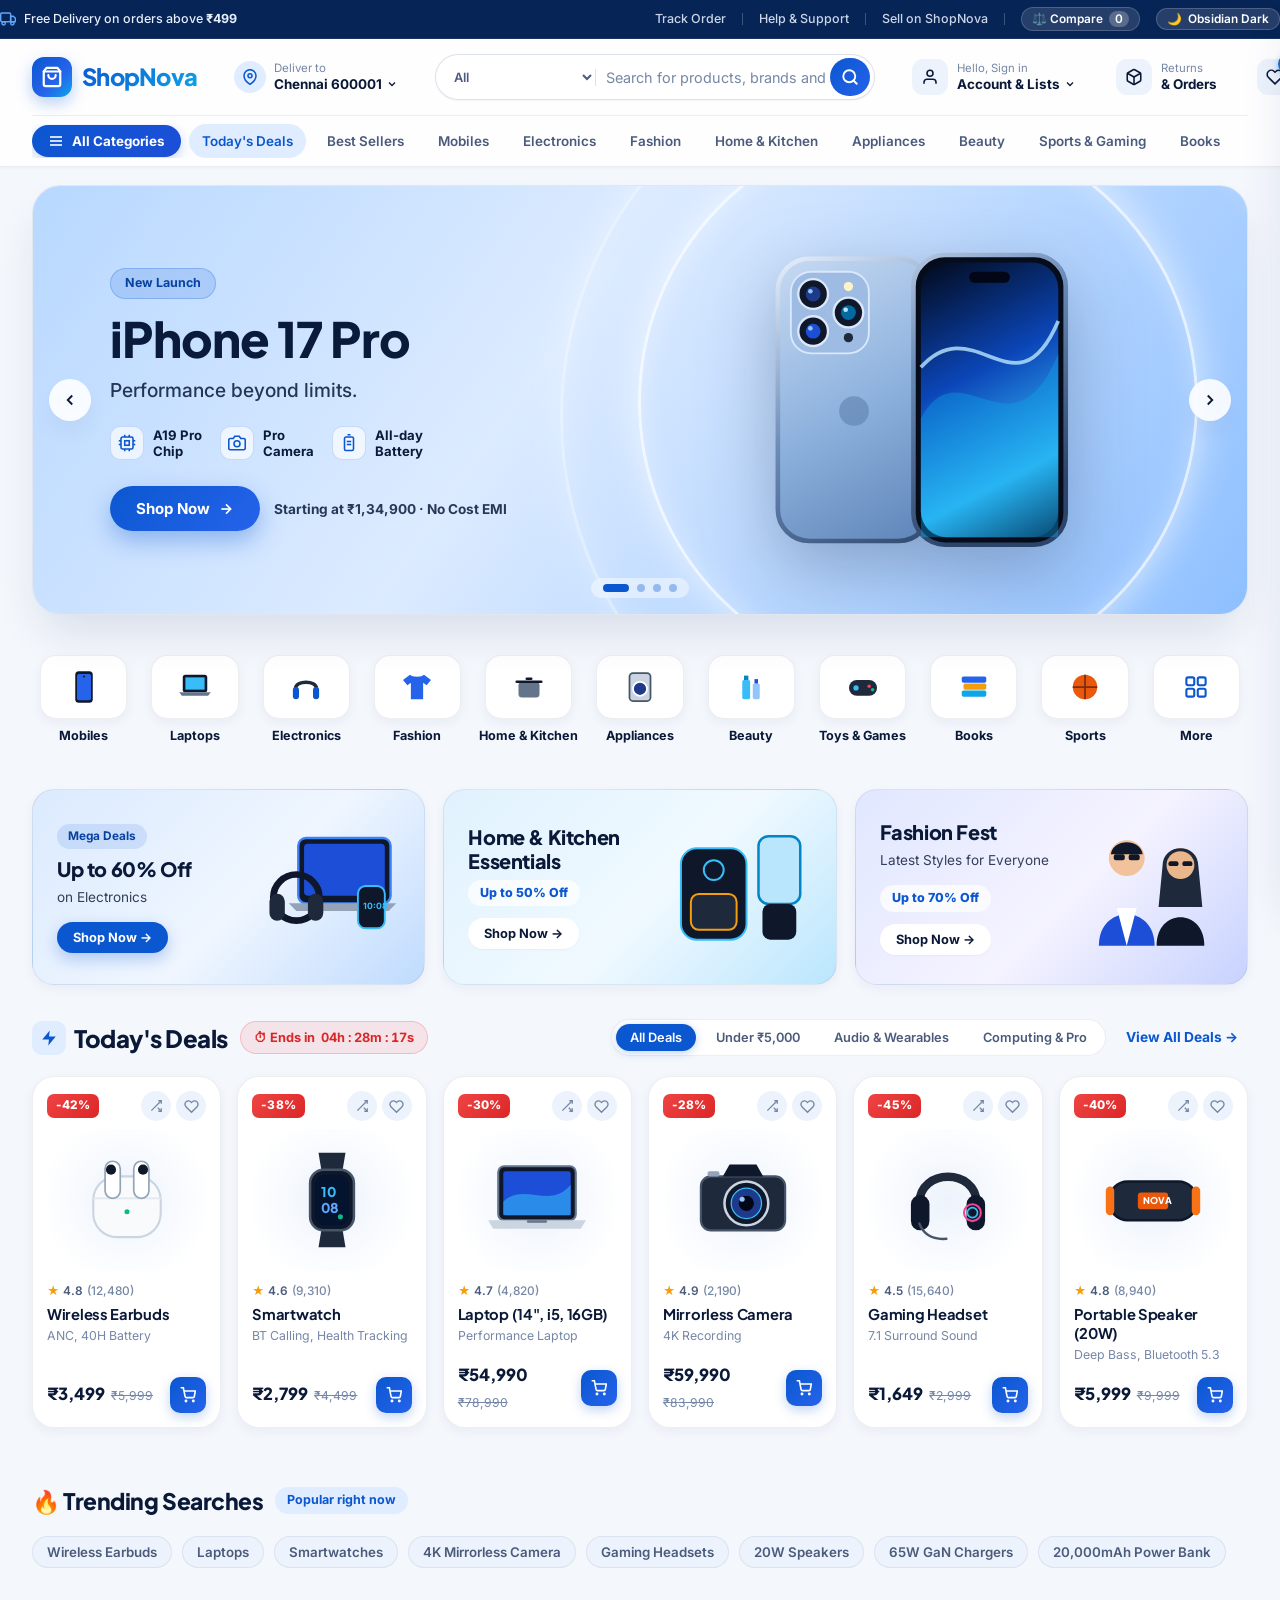
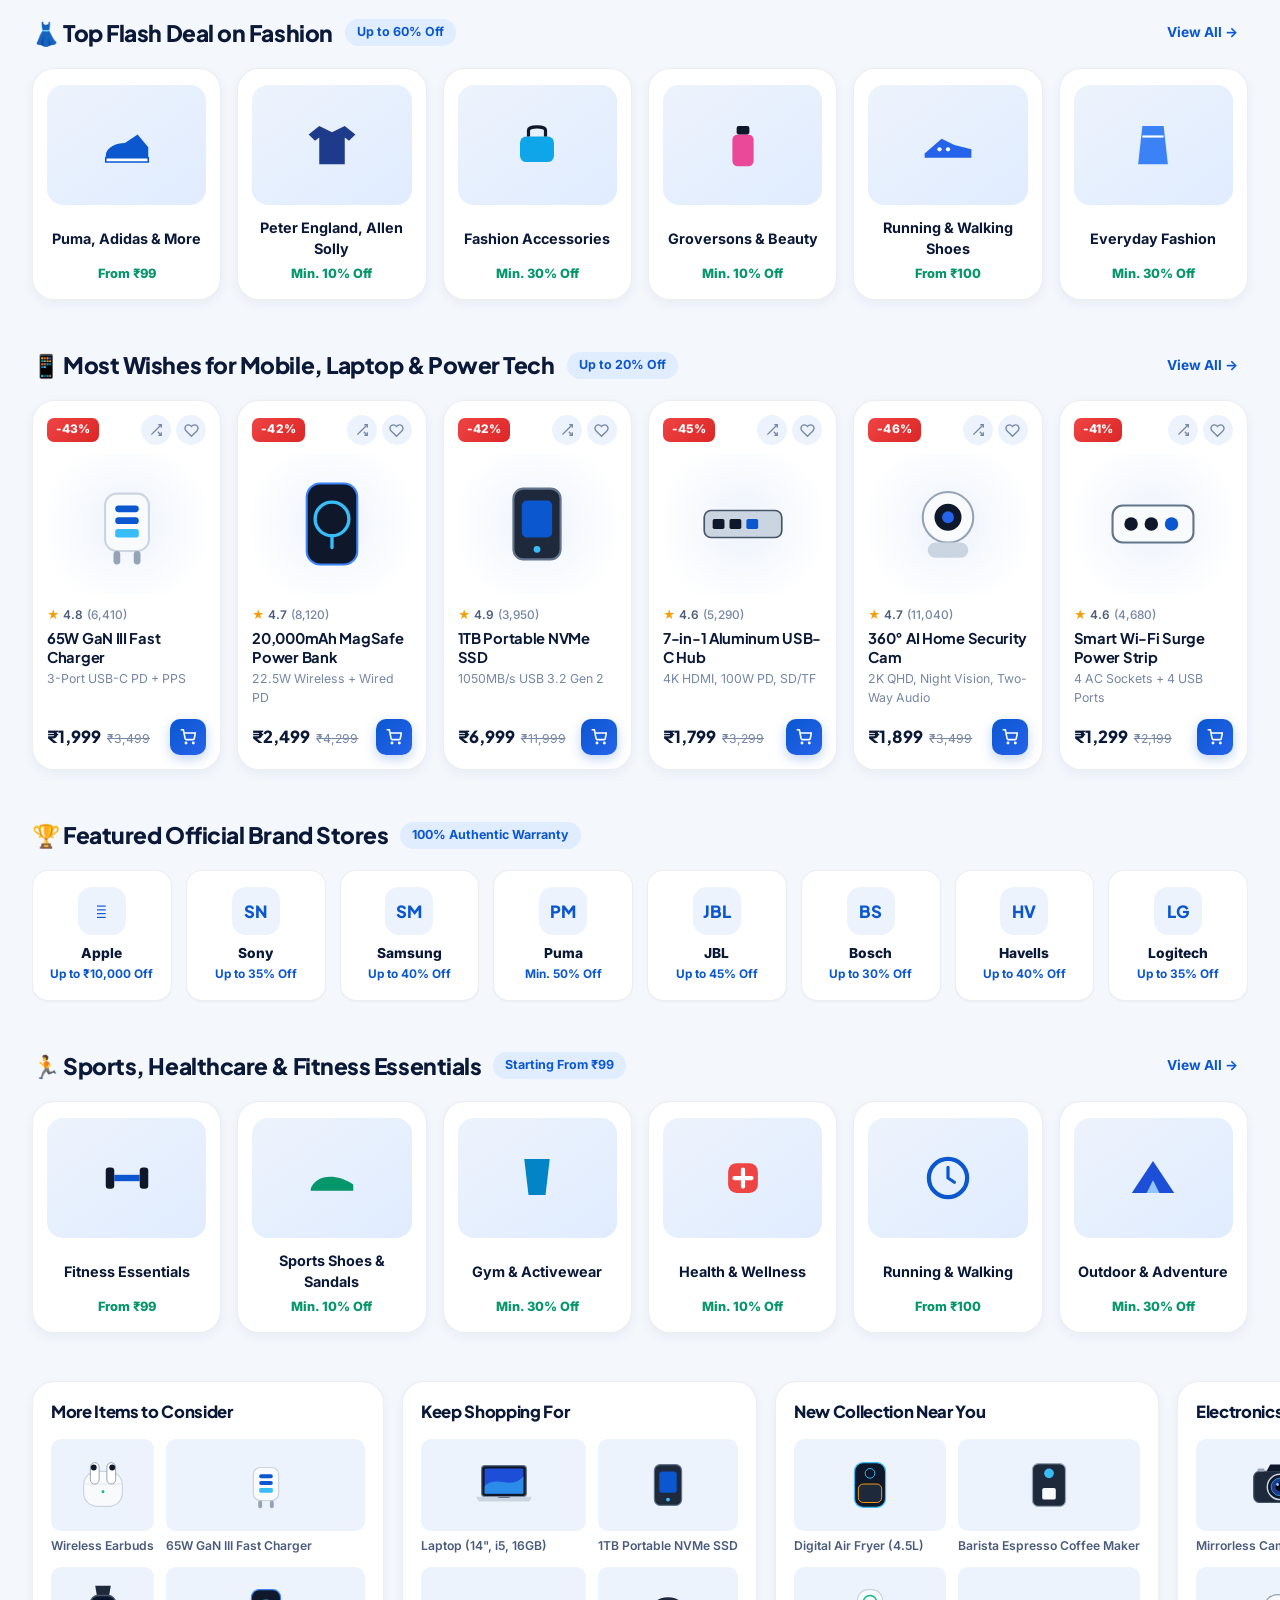
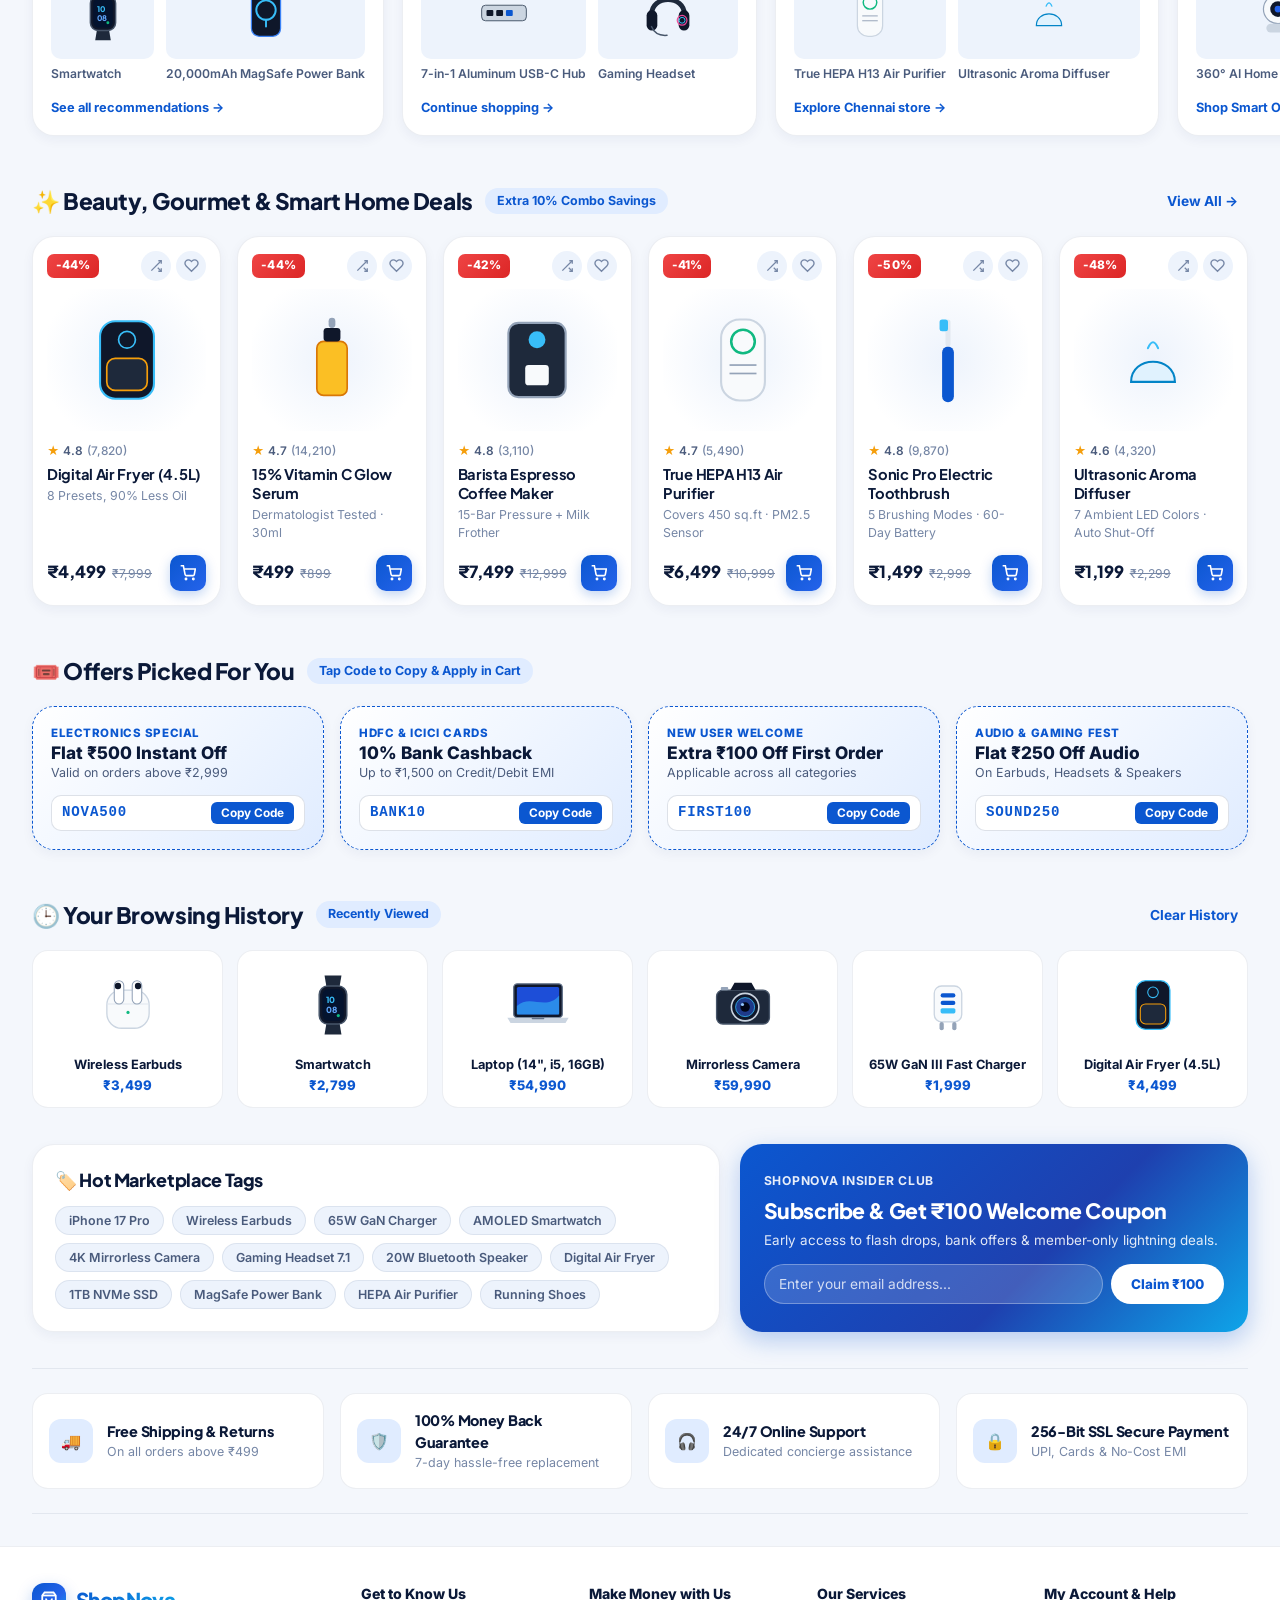
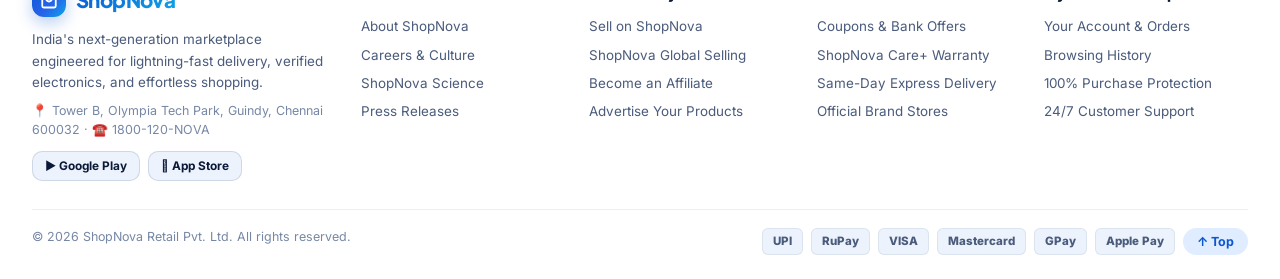
<file: shopnova_combined.html>
<!DOCTYPE html>
<html lang="en" data-theme="light">
<head>
  <meta charset="UTF-8" />
  <meta name="viewport" content="width=device-width, initial-scale=1.0" />
  <title>ShopNova — Ultra-Modern Marketplace | India's Premier Shopping Destination</title>
  <!-- Google Fonts: Plus Jakarta Sans & Inter for high-craft modern fintech/e-commerce typography -->
  <link rel="preconnect" href="https://fonts.googleapis.com" />
  <link rel="preconnect" href="https://fonts.gstatic.com" crossorigin />
  <link href="https://fonts.googleapis.com/css2?family=Inter:wght@400;500;600;700&family=Plus+Jakarta+Sans:wght@600;700;800&display=swap" rel="stylesheet" />

  <style>
    /* ==========================================================================
       1. DESIGN TOKENS & THEME SYSTEM (Crisp Royal Light + Obsidian Neon Dark)
       ========================================================================== */
    :root {
      /* Light Mode: Crisp Royal & Frost Glass */
      --bg-page: #f4f7fc;
      --bg-surface: #ffffff;
      --bg-surface-elevated: #ffffff;
      --bg-subtle: #edf3fc;
      --bg-glass: rgba(255, 255, 255, 0.84);
      --bg-utility: #072456;
      --text-utility: #e6eefc;

      --text-primary: #0b1938;
      --text-secondary: #4a5b7c;
      --text-muted: #7687a6;

      --brand-primary: #0b57d0;
      --brand-primary-hover: #0842a0;
      --brand-secondary: #2563eb;
      --brand-accent: #0ea5e9;
      --brand-soft: #e0ecff;
      --brand-soft-border: #bfd6ff;

      --badge-sale-bg: linear-gradient(135deg, #ef4444, #dc2626);
      --badge-sale-text: #ffffff;
      --success: #059669;
      --success-bg: #d1fae5;
      --warning: #f59e0b;

      --border-light: rgba(15, 42, 92, 0.08);
      --border-medium: rgba(15, 42, 92, 0.14);

      --shadow-xs: 0 1px 2px rgba(11, 25, 56, 0.04);
      --shadow-sm: 0 4px 12px rgba(11, 42, 96, 0.05);
      --shadow-md: 0 12px 28px -6px rgba(11, 42, 96, 0.09);
      --shadow-lg: 0 24px 48px -12px rgba(11, 42, 96, 0.14);
      --shadow-glow: 0 8px 24px rgba(11, 87, 208, 0.28);

      --radius-sm: 10px;
      --radius-md: 16px;
      --radius-lg: 22px;
      --radius-xl: 28px;
      --radius-pill: 9999px;

      --transition-fast: 160ms cubic-bezier(0.22, 1, 0.36, 1);
      --transition-smooth: 320ms cubic-bezier(0.22, 1, 0.36, 1);
    }

    [data-theme="dark"] {
      /* Dark Mode: Obsidian Glass & Electric Cobalt Neon */
      --bg-page: #070b14;
      --bg-surface: #0f1626;
      --bg-surface-elevated: #151e33;
      --bg-subtle: #19243d;
      --bg-glass: rgba(15, 22, 38, 0.82);
      --bg-utility: #04070d;
      --text-utility: #cbd5e1;

      --text-primary: #f1f5fb;
      --text-secondary: #9fb0ce;
      --text-muted: #687a9c;

      --brand-primary: #3b82f6;
      --brand-primary-hover: #60a5fa;
      --brand-secondary: #2563eb;
      --brand-accent: #38bdf8;
      --brand-soft: rgba(59, 130, 246, 0.16);
      --brand-soft-border: rgba(59, 130, 246, 0.35);

      --badge-sale-bg: linear-gradient(135deg, #f43f5e, #e11d48);
      --badge-sale-text: #ffffff;
      --success: #10b981;
      --success-bg: rgba(16, 185, 129, 0.15);
      --warning: #fbbf24;

      --border-light: rgba(148, 163, 184, 0.1);
      --border-medium: rgba(148, 163, 184, 0.18);

      --shadow-xs: 0 1px 2px rgba(0, 0, 0, 0.3);
      --shadow-sm: 0 6px 16px rgba(0, 0, 0, 0.35);
      --shadow-md: 0 14px 32px -6px rgba(0, 0, 0, 0.5);
      --shadow-lg: 0 26px 56px -12px rgba(0, 0, 0, 0.65);
      --shadow-glow: 0 8px 28px rgba(59, 130, 246, 0.38);
    }

    /* ==========================================================================
       2. RESET & BASE TYPOGRAPHY
       ========================================================================== */
    *, *::before, *::after {
      box-sizing: border-box;
      margin: 0;
      padding: 0;
    }

    html {
      scroll-behavior: smooth;
      font-family: 'Inter', -apple-system, BlinkMacSystemFont, sans-serif;
      background-color: var(--bg-page);
      color: var(--text-primary);
      transition: background-color var(--transition-smooth), color var(--transition-smooth);
    }

    body {
      min-height: 100vh;
      overflow-x: hidden;
      line-height: 1.5;
      -webkit-font-smoothing: antialiased;
    }

    h1, h2, h3, h4, .font-display {
      font-family: 'Plus Jakarta Sans', 'Inter', sans-serif;
      letter-spacing: -0.02em;
    }

    button, input, select {
      font-family: inherit;
      color: inherit;
    }

    button {
      cursor: pointer;
      border: none;
      background: none;
    }

    a {
      text-decoration: none;
      color: inherit;
    }

    .container {
      width: 100%;
      max-width: 1400px;
      margin: 0 auto;
      padding: 0 clamp(14px, 2.5vw, 32px);
    }

    /* ==========================================================================
       3. TOP UTILITY BAR
       ========================================================================== */
    .utility-bar {
      background: var(--bg-utility);
      color: var(--text-utility);
      font-size: 0.78rem;
      font-weight: 500;
      border-bottom: 1px solid rgba(255, 255, 255, 0.08);
    }

    .utility-inner {
      display: flex;
      align-items: center;
      justify-content: space-between;
      min-height: 38px;
      gap: 12px;
      flex-wrap: wrap;
      padding: 4px 0;
    }

    .utility-promo {
      display: flex;
      align-items: center;
      gap: 8px;
    }

    .utility-promo svg {
      color: #60a5fa;
      flex-shrink: 0;
    }

    .utility-links {
      display: flex;
      align-items: center;
      gap: 16px;
    }

    .utility-link {
      opacity: 0.88;
      transition: opacity var(--transition-fast), color var(--transition-fast);
      white-space: nowrap;
    }

    .utility-link:hover {
      opacity: 1;
      color: #93c5fd;
    }

    .utility-divider {
      width: 1px;
      height: 12px;
      background: rgba(255, 255, 255, 0.22);
    }

    /* Theme Switch Pill */
    .theme-toggle-btn {
      display: inline-flex;
      align-items: center;
      gap: 6px;
      background: rgba(255, 255, 255, 0.12);
      border: 1px solid rgba(255, 255, 255, 0.18);
      color: #ffffff;
      padding: 3px 10px;
      border-radius: var(--radius-pill);
      font-size: 0.74rem;
      font-weight: 600;
      transition: all var(--transition-fast);
    }

    .theme-toggle-btn:hover {
      background: rgba(255, 255, 255, 0.22);
      transform: translateY(-1px);
    }

    /* ==========================================================================
       4. STICKY GLASSMORPHIC HEADER & MEGA CATEGORY BAR
       ========================================================================== */
    .site-header {
      position: sticky;
      top: 0;
      z-index: 90;
      background: var(--bg-glass);
      backdrop-filter: blur(18px);
      -webkit-backdrop-filter: blur(18px);
      border-bottom: 1px solid var(--border-light);
      box-shadow: var(--shadow-xs);
      transition: background var(--transition-smooth), border-color var(--transition-smooth);
    }

    .header-main {
      display: flex;
      align-items: center;
      justify-content: space-between;
      gap: clamp(10px, 2vw, 24px);
      padding: 12px 0;
    }

    /* Brand Logo */
    .brand-logo {
      display: inline-flex;
      align-items: center;
      gap: 10px;
      flex-shrink: 0;
    }

    .brand-icon-wrap {
      width: 40px;
      height: 40px;
      border-radius: 12px;
      background: linear-gradient(135deg, #0b57d0, #2563eb 60%, #0ea5e9);
      display: grid;
      place-items: center;
      box-shadow: 0 6px 16px rgba(11, 87, 208, 0.28);
      transition: transform var(--transition-fast);
    }

    .brand-logo:hover .brand-icon-wrap {
      transform: scale(1.05) rotate(-2deg);
    }

    .brand-name {
      font-family: 'Plus Jakarta Sans', sans-serif;
      font-size: 1.48rem;
      font-weight: 800;
      letter-spacing: -0.03em;
      background: linear-gradient(135deg, var(--brand-primary), var(--brand-accent));
      -webkit-background-clip: text;
      -webkit-text-fill-color: transparent;
    }

    /* Location Picker */
    .location-btn {
      display: flex;
      align-items: center;
      gap: 8px;
      padding: 7px 12px;
      border-radius: var(--radius-md);
      border: 1px solid transparent;
      text-align: left;
      transition: all var(--transition-fast);
      flex-shrink: 0;
    }

    .location-btn:hover {
      background: var(--bg-subtle);
      border-color: var(--border-light);
    }

    .location-pin {
      width: 32px;
      height: 32px;
      border-radius: 50%;
      background: var(--brand-soft);
      color: var(--brand-primary);
      display: grid;
      place-items: center;
      flex-shrink: 0;
    }

    .location-label {
      display: block;
      font-size: 0.72rem;
      color: var(--text-muted);
      line-height: 1.2;
    }

    .location-value {
      display: flex;
      align-items: center;
      gap: 4px;
      font-size: 0.84rem;
      font-weight: 700;
      color: var(--text-primary);
    }

    /* Search Bar with Live Autocomplete */
    .search-wrapper {
      position: relative;
      flex: 1;
      max-width: 620px;
    }

    .search-bar {
      display: flex;
      align-items: center;
      background: var(--bg-surface);
      border: 1.5px solid var(--border-medium);
      border-radius: var(--radius-pill);
      height: 46px;
      padding: 3px 4px 3px 14px;
      box-shadow: var(--shadow-xs);
      transition: all var(--transition-fast);
    }

    .search-bar:focus-within {
      border-color: var(--brand-primary);
      box-shadow: 0 0 0 4px var(--brand-soft);
    }

    .search-scope {
      border: none;
      background: transparent;
      font-size: 0.8rem;
      font-weight: 600;
      color: var(--text-secondary);
      padding-right: 10px;
      margin-right: 10px;
      border-right: 1px solid var(--border-medium);
      outline: none;
      cursor: pointer;
    }

    .search-scope option {
      background: var(--bg-surface);
      color: var(--text-primary);
    }

    .search-input {
      flex: 1;
      border: none;
      background: transparent;
      font-size: 0.9rem;
      color: var(--text-primary);
      outline: none;
      min-width: 0;
    }

    .search-input::placeholder {
      color: var(--text-muted);
    }

    .search-clear {
      display: none;
      padding: 4px 8px;
      color: var(--text-muted);
      font-size: 0.85rem;
    }

    .search-clear.visible {
      display: inline-flex;
    }

    .search-submit {
      width: 40px;
      height: 38px;
      border-radius: var(--radius-pill);
      background: linear-gradient(135deg, var(--brand-primary), var(--brand-secondary));
      color: #ffffff;
      display: grid;
      place-items: center;
      transition: transform var(--transition-fast), box-shadow var(--transition-fast);
      flex-shrink: 0;
    }

    .search-submit:hover {
      transform: scale(1.04);
      box-shadow: var(--shadow-glow);
    }

    /* Autocomplete Dropdown */
    .search-dropdown {
      position: absolute;
      top: calc(100% + 8px);
      left: 0;
      right: 0;
      background: var(--bg-surface-elevated);
      border: 1px solid var(--border-medium);
      border-radius: var(--radius-lg);
      box-shadow: var(--shadow-lg);
      padding: 8px;
      display: none;
      z-index: 120;
      max-height: 380px;
      overflow-y: auto;
    }

    .search-dropdown.open {
      display: block;
      animation: fadeSlideDown 180ms ease-out;
    }

    .search-item {
      display: flex;
      align-items: center;
      gap: 12px;
      padding: 9px 12px;
      border-radius: var(--radius-sm);
      transition: background var(--transition-fast);
      cursor: pointer;
    }

    .search-item:hover {
      background: var(--bg-subtle);
    }

    .search-item-thumb {
      width: 42px;
      height: 42px;
      border-radius: 10px;
      background: var(--bg-subtle);
      display: grid;
      place-items: center;
      padding: 4px;
      flex-shrink: 0;
    }

    .search-item-info {
      flex: 1;
      min-width: 0;
    }

    .search-item-title {
      font-size: 0.88rem;
      font-weight: 600;
      white-space: nowrap;
      overflow: hidden;
      text-overflow: ellipsis;
    }

    .search-item-meta {
      font-size: 0.76rem;
      color: var(--text-muted);
    }

    .search-item-price {
      font-weight: 700;
      font-size: 0.88rem;
      color: var(--brand-primary);
    }

    /* Header Action Controls */
    .header-actions {
      display: flex;
      align-items: center;
      gap: clamp(6px, 1.2vw, 14px);
      flex-shrink: 0;
    }

    .header-action-btn {
      position: relative;
      display: flex;
      align-items: center;
      gap: 9px;
      padding: 7px 12px;
      border-radius: var(--radius-md);
      border: 1px solid transparent;
      transition: all var(--transition-fast);
      text-align: left;
    }

    .header-action-btn:hover {
      background: var(--bg-subtle);
      border-color: var(--border-light);
    }

    .action-icon-box {
      position: relative;
      width: 36px;
      height: 36px;
      border-radius: 11px;
      background: var(--bg-subtle);
      color: var(--text-primary);
      display: grid;
      place-items: center;
      transition: all var(--transition-fast);
    }

    .header-action-btn:hover .action-icon-box {
      background: var(--brand-soft);
      color: var(--brand-primary);
    }

    .action-text-top {
      display: block;
      font-size: 0.71rem;
      color: var(--text-muted);
      line-height: 1.15;
    }

    .action-text-bottom {
      display: flex;
      align-items: center;
      gap: 4px;
      font-size: 0.84rem;
      font-weight: 700;
      color: var(--text-primary);
    }

    .badge-pill {
      position: absolute;
      top: -5px;
      right: -5px;
      min-width: 20px;
      height: 20px;
      padding: 0 5px;
      border-radius: var(--radius-pill);
      background: linear-gradient(135deg, var(--brand-primary), var(--brand-accent));
      color: #ffffff;
      font-size: 0.7rem;
      font-weight: 800;
      display: grid;
      place-items: center;
      box-shadow: 0 2px 6px rgba(11, 87, 208, 0.35);
      transition: transform 200ms cubic-bezier(0.34, 1.56, 0.64, 1);
    }

    .badge-pill.bump {
      transform: scale(1.3);
    }

    /* Account Dropdown Popover */
    .account-wrapper {
      position: relative;
    }

    .account-popover {
      position: absolute;
      top: calc(100% + 10px);
      right: 0;
      width: 260px;
      background: var(--bg-surface-elevated);
      border: 1px solid var(--border-medium);
      border-radius: var(--radius-lg);
      box-shadow: var(--shadow-lg);
      padding: 14px;
      display: none;
      z-index: 120;
    }

    .account-popover.open {
      display: block;
      animation: fadeSlideDown 180ms ease-out;
    }

    .account-cta {
      width: 100%;
      padding: 10px;
      border-radius: var(--radius-sm);
      background: linear-gradient(135deg, var(--brand-primary), var(--brand-secondary));
      color: #ffffff;
      font-weight: 700;
      font-size: 0.86rem;
      margin-bottom: 10px;
      box-shadow: var(--shadow-glow);
    }

    .popover-link {
      display: flex;
      align-items: center;
      justify-content: space-between;
      padding: 8px 10px;
      border-radius: 8px;
      font-size: 0.83rem;
      color: var(--text-secondary);
      transition: all var(--transition-fast);
    }

    .popover-link:hover {
      background: var(--bg-subtle);
      color: var(--brand-primary);
    }

    /* Secondary Category Navigation Bar */
    .nav-bar {
      border-top: 1px solid var(--border-light);
      padding: 8px 0;
      position: relative;
    }

    .nav-inner {
      display: flex;
      align-items: center;
      gap: 8px;
      overflow-x: auto;
      scrollbar-width: none;
    }

    .nav-inner::-webkit-scrollbar {
      display: none;
    }

    .all-cats-btn {
      display: inline-flex;
      align-items: center;
      gap: 8px;
      padding: 8px 16px;
      border-radius: var(--radius-pill);
      background: linear-gradient(135deg, #0b57d0, #1d4ed8);
      color: #ffffff;
      font-size: 0.84rem;
      font-weight: 700;
      white-space: nowrap;
      box-shadow: 0 4px 12px rgba(11, 87, 208, 0.24);
      transition: all var(--transition-fast);
      flex-shrink: 0;
    }

    .all-cats-btn:hover {
      transform: translateY(-1px);
      box-shadow: var(--shadow-glow);
    }

    .nav-link {
      padding: 7px 13px;
      border-radius: var(--radius-pill);
      font-size: 0.84rem;
      font-weight: 600;
      color: var(--text-secondary);
      white-space: nowrap;
      transition: all var(--transition-fast);
    }

    .nav-link:hover, .nav-link.active {
      background: var(--brand-soft);
      color: var(--brand-primary);
    }

    /* Trending Searches Section */
    .trending-section {
      padding: 0 0 36px;
    }

    .trending-strip {
      display: flex;
      flex-wrap: wrap;
      align-items: center;
      gap: 10px;
      font-size: 0.8rem;
    }

    .trending-pill {
      padding: 7px 14px;
      border-radius: var(--radius-pill);
      background: var(--bg-subtle);
      border: 1px solid var(--border-light);
      color: var(--text-secondary);
      font-weight: 600;
      white-space: nowrap;
      transition: all var(--transition-fast);
    }

    .trending-pill:hover {
      background: var(--brand-soft);
      border-color: var(--brand-primary);
      color: var(--brand-primary);
      transform: translateY(-1px);
    }


    /* Mega Menu Panel */
    .mega-menu {
      position: absolute;
      top: 100%;
      left: clamp(14px, 2.5vw, 32px);
      width: min(820px, calc(100vw - 28px));
      background: var(--bg-surface-elevated);
      border: 1px solid var(--border-medium);
      border-radius: var(--radius-lg);
      box-shadow: var(--shadow-lg);
      padding: 22px;
      display: none;
      grid-template-columns: repeat(3, 1fr);
      gap: 20px;
      z-index: 115;
    }

    .mega-menu.open {
      display: grid;
      animation: fadeSlideDown 200ms ease-out;
    }

    .mega-col h4 {
      font-size: 0.84rem;
      font-weight: 800;
      text-transform: uppercase;
      letter-spacing: 0.05em;
      color: var(--brand-primary);
      margin-bottom: 10px;
    }

    .mega-col ul {
      list-style: none;
      display: flex;
      flex-direction: column;
      gap: 6px;
    }

    .mega-col li button {
      font-size: 0.85rem;
      color: var(--text-secondary);
      padding: 4px 0;
      text-align: left;
      transition: color var(--transition-fast), transform var(--transition-fast);
    }

    .mega-col li button:hover {
      color: var(--brand-primary);
      transform: translateX(4px);
    }

    /* ==========================================================================
       5. HERO CAROUSEL WITH 3D PERSPECTIVE TILT & GLOWING LIGHT ARCS
       ========================================================================== */
    .hero-section {
      padding-top: 18px;
    }

    .hero-carousel {
      position: relative;
      border-radius: var(--radius-xl);
      overflow: hidden;
      box-shadow: var(--shadow-lg);
      border: 1px solid var(--border-light);
      perspective: 1200px;
      user-select: none;
    }

    .hero-track {
      display: flex;
      transition: transform 550ms cubic-bezier(0.22, 1, 0.36, 1);
    }

    .hero-slide {
      min-width: 100%;
      position: relative;
      min-height: 360px;
      display: grid;
      grid-template-columns: 1.05fr 0.95fr;
      align-items: center;
      padding: clamp(26px, 4vw, 52px) clamp(28px, 6vw, 84px);
      overflow: hidden;
    }

    /* Slide Themes */
    .slide-iphone {
      background: linear-gradient(125deg, #b8d8ff 0%, #dcebff 42%, #8ec0ff 100%);
      color: #091a3a;
    }

    [data-theme="dark"] .slide-iphone {
      background: linear-gradient(125deg, #0b1c3d 0%, #102a5c 48%, #091836 100%);
      color: #f8fafc;
    }

    .slide-macbook {
      background: linear-gradient(125deg, #dbeafe 0%, #eff6ff 45%, #bfdbfe 100%);
      color: #091a3a;
    }

    [data-theme="dark"] .slide-macbook {
      background: linear-gradient(125deg, #0c192e 0%, #172a4a 50%, #0d1f3c 100%);
      color: #f8fafc;
    }

    .slide-sony {
      background: linear-gradient(125deg, #e0e7ff 0%, #eef2ff 45%, #c7d2fe 100%);
      color: #111827;
    }

    [data-theme="dark"] .slide-sony {
      background: linear-gradient(125deg, #131533 0%, #1e224d 50%, #10132e 100%);
      color: #f8fafc;
    }

    .slide-smarthome {
      background: linear-gradient(125deg, #d1fae5 0%, #ecfdf5 45%, #bae6fd 100%);
      color: #062825;
    }

    [data-theme="dark"] .slide-smarthome {
      background: linear-gradient(125deg, #092229 0%, #0f343d 50%, #0b2436 100%);
      color: #f8fafc;
    }

    /* Decorative Glowing Light Arcs (matching & elevating screenshot) */
    .hero-arc {
      position: absolute;
      border-radius: 50%;
      pointer-events: none;
      border: 3px solid rgba(255, 255, 255, 0.72);
      box-shadow: 0 0 40px rgba(255, 255, 255, 0.65), inset 0 0 30px rgba(255, 255, 255, 0.35);
    }

    [data-theme="dark"] .hero-arc {
      border-color: rgba(56, 189, 248, 0.38);
      box-shadow: 0 0 50px rgba(59, 130, 246, 0.45), inset 0 0 30px rgba(56, 189, 248, 0.2);
    }

    .hero-arc-1 {
      width: 560px;
      height: 560px;
      right: 4%;
      top: -15%;
    }

    .hero-arc-2 {
      width: 760px;
      height: 760px;
      right: -6%;
      top: -35%;
      opacity: 0.55;
    }

    .hero-content {
      position: relative;
      z-index: 3;
      max-width: 540px;
    }

    .hero-badge {
      display: inline-flex;
      align-items: center;
      gap: 6px;
      padding: 5px 14px;
      border-radius: var(--radius-pill);
      background: rgba(11, 87, 208, 0.14);
      backdrop-filter: blur(8px);
      border: 1px solid rgba(11, 87, 208, 0.24);
      color: #0842a0;
      font-size: 0.78rem;
      font-weight: 700;
      margin-bottom: 14px;
    }

    [data-theme="dark"] .hero-badge {
      background: rgba(56, 189, 248, 0.18);
      border-color: rgba(56, 189, 248, 0.38);
      color: #7dd3fc;
    }

    .hero-title {
      font-size: clamp(2rem, 3.8vw, 3.25rem);
      font-weight: 800;
      line-height: 1.08;
      margin-bottom: 10px;
    }

    .hero-subtitle {
      font-size: clamp(1rem, 1.5vw, 1.24rem);
      font-weight: 500;
      opacity: 0.86;
      margin-bottom: 22px;
    }

    .hero-specs {
      display: flex;
      flex-wrap: wrap;
      gap: 18px;
      margin-bottom: 26px;
    }

    .hero-spec-item {
      display: flex;
      align-items: center;
      gap: 9px;
      font-size: 0.82rem;
      font-weight: 700;
      line-height: 1.25;
    }

    .hero-spec-icon {
      width: 34px;
      height: 34px;
      border-radius: 10px;
      background: rgba(255, 255, 255, 0.65);
      border: 1px solid rgba(11, 87, 208, 0.18);
      display: grid;
      place-items: center;
      color: #0b57d0;
      flex-shrink: 0;
    }

    [data-theme="dark"] .hero-spec-icon {
      background: rgba(15, 23, 42, 0.65);
      border-color: rgba(56, 189, 248, 0.3);
      color: #38bdf8;
    }

    .hero-cta-group {
      display: flex;
      align-items: center;
      gap: 14px;
      flex-wrap: wrap;
    }

    .btn-hero-primary {
      display: inline-flex;
      align-items: center;
      gap: 8px;
      padding: 13px 26px;
      border-radius: var(--radius-pill);
      background: linear-gradient(135deg, #0b57d0, #2563eb);
      color: #ffffff;
      font-size: 0.94rem;
      font-weight: 700;
      box-shadow: 0 10px 24px rgba(11, 87, 208, 0.35);
      transition: all var(--transition-fast);
    }

    .btn-hero-primary:hover {
      transform: translateY(-2px);
      box-shadow: 0 14px 30px rgba(11, 87, 208, 0.48);
    }

    .hero-price-tag {
      font-size: 0.85rem;
      font-weight: 700;
      opacity: 0.85;
    }

    .hero-visual {
      position: relative;
      z-index: 3;
      display: flex;
      align-items: center;
      justify-content: center;
      transition: transform 220ms ease-out;
      will-change: transform;
    }

    .hero-visual svg {
      width: 100%;
      max-width: 390px;
      height: auto;
      filter: drop-shadow(0 24px 36px rgba(9, 26, 58, 0.28));
    }

    /* Carousel Arrows */
    .carousel-arrow {
      position: absolute;
      top: 50%;
      transform: translateY(-50%);
      z-index: 10;
      width: 42px;
      height: 42px;
      border-radius: 50%;
      background: rgba(255, 255, 255, 0.88);
      backdrop-filter: blur(8px);
      color: #0b1938;
      display: grid;
      place-items: center;
      box-shadow: var(--shadow-md);
      transition: all var(--transition-fast);
    }

    [data-theme="dark"] .carousel-arrow {
      background: rgba(15, 23, 42, 0.85);
      color: #f8fafc;
      border: 1px solid rgba(255, 255, 255, 0.14);
    }

    .carousel-arrow:hover {
      transform: translateY(-50%) scale(1.08);
      background: var(--brand-primary);
      color: #ffffff;
    }

    .carousel-prev { left: 16px; }
    .carousel-next { right: 16px; }

    /* Carousel Progress Pills */
    .carousel-dots {
      position: absolute;
      bottom: 16px;
      left: 50%;
      transform: translateX(-50%);
      z-index: 10;
      display: flex;
      align-items: center;
      gap: 8px;
      background: rgba(255, 255, 255, 0.45);
      backdrop-filter: blur(8px);
      padding: 6px 12px;
      border-radius: var(--radius-pill);
    }

    [data-theme="dark"] .carousel-dots {
      background: rgba(15, 23, 42, 0.55);
    }

    .carousel-dot {
      width: 8px;
      height: 8px;
      border-radius: var(--radius-pill);
      background: rgba(11, 87, 208, 0.35);
      transition: all var(--transition-smooth);
    }

    .carousel-dot.active {
      width: 26px;
      background: var(--brand-primary);
    }

    /* ==========================================================================
       6. CATEGORY STRIP (11 TACTILE CARDS)
       ========================================================================== */
    .category-strip-section {
      padding: 24px 0 10px;
    }

    .category-grid {
      display: grid;
      grid-template-columns: repeat(11, minmax(88px, 1fr));
      gap: 12px;
      overflow-x: auto;
      padding: 6px 2px 12px;
      scrollbar-width: none;
    }

    .category-grid::-webkit-scrollbar {
      display: none;
    }

    .cat-card {
      display: flex;
      flex-direction: column;
      align-items: center;
      gap: 9px;
      padding: 10px 6px;
      border-radius: var(--radius-md);
      background: transparent;
      transition: all var(--transition-fast);
    }

    .cat-icon-tile {
      width: 100%;
      aspect-ratio: 1.35 / 1;
      border-radius: var(--radius-md);
      background: var(--bg-surface);
      border: 1px solid var(--border-light);
      box-shadow: var(--shadow-sm);
      display: grid;
      place-items: center;
      padding: 10px;
      transition: all var(--transition-fast);
    }

    .cat-card:hover .cat-icon-tile,
    .cat-card.active .cat-icon-tile {
      transform: translateY(-4px);
      background: linear-gradient(145deg, var(--brand-soft), var(--bg-surface));
      border-color: var(--brand-primary);
      box-shadow: var(--shadow-md);
    }

    .cat-label {
      font-size: 0.79rem;
      font-weight: 700;
      color: var(--text-primary);
      text-align: center;
      white-space: nowrap;
      transition: color var(--transition-fast);
    }

    .cat-card:hover .cat-label,
    .cat-card.active .cat-label {
      color: var(--brand-primary);
    }

    /* ==========================================================================
       7. PROMOTIONAL BENTO GRID (3-COLUMN)
       ========================================================================== */
    .bento-section {
      padding: 14px 0 26px;
    }

    .bento-grid {
      display: grid;
      grid-template-columns: repeat(3, 1fr);
      gap: 18px;
    }

    .bento-card {
      position: relative;
      border-radius: var(--radius-lg);
      padding: 24px;
      min-height: 196px;
      display: flex;
      align-items: center;
      justify-content: space-between;
      gap: 12px;
      overflow: hidden;
      border: 1px solid var(--border-light);
      box-shadow: var(--shadow-sm);
      transition: transform var(--transition-smooth), box-shadow var(--transition-smooth);
    }

    .bento-card:hover {
      transform: translateY(-4px);
      box-shadow: var(--shadow-lg);
    }

    .bento-electronics {
      background: linear-gradient(135deg, #dbeafe 0%, #eff6ff 55%, #bfdbfe 100%);
      color: #0b1938;
    }

    [data-theme="dark"] .bento-electronics {
      background: linear-gradient(135deg, #102347 0%, #162e59 100%);
      color: #f8fafc;
    }

    .bento-home {
      background: linear-gradient(135deg, #e0f2fe 0%, #f0f9ff 55%, #bae6fd 100%);
      color: #0b1938;
    }

    [data-theme="dark"] .bento-home {
      background: linear-gradient(135deg, #0d273d 0%, #133654 100%);
      color: #f8fafc;
    }

    .bento-fashion {
      background: linear-gradient(135deg, #e0e7ff 0%, #f5f3ff 55%, #c7d2fe 100%);
      color: #0b1938;
    }

    [data-theme="dark"] .bento-fashion {
      background: linear-gradient(135deg, #1b1d42 0%, #262959 100%);
      color: #f8fafc;
    }

    .bento-info {
      position: relative;
      z-index: 2;
      max-width: 58%;
    }

    .bento-pill {
      display: inline-block;
      padding: 4px 11px;
      border-radius: var(--radius-pill);
      background: rgba(11, 87, 208, 0.12);
      color: #0842a0;
      font-size: 0.74rem;
      font-weight: 700;
      margin-bottom: 8px;
    }

    [data-theme="dark"] .bento-pill {
      background: rgba(56, 189, 248, 0.2);
      color: #7dd3fc;
    }

    .bento-title {
      font-size: 1.24rem;
      font-weight: 800;
      line-height: 1.2;
      margin-bottom: 6px;
    }

    .bento-sub {
      font-size: 0.85rem;
      opacity: 0.82;
      margin-bottom: 14px;
    }

    .bento-offer-badge {
      display: inline-block;
      padding: 4px 12px;
      border-radius: var(--radius-pill);
      background: rgba(255, 255, 255, 0.75);
      color: #0b57d0;
      font-size: 0.78rem;
      font-weight: 800;
      margin-bottom: 12px;
    }

    [data-theme="dark"] .bento-offer-badge {
      background: rgba(15, 23, 42, 0.7);
      color: #60a5fa;
    }

    .bento-cta {
      display: inline-flex;
      align-items: center;
      gap: 6px;
      padding: 8px 16px;
      border-radius: var(--radius-pill);
      font-size: 0.8rem;
      font-weight: 700;
      transition: all var(--transition-fast);
    }

    .bento-cta-primary {
      background: var(--brand-primary);
      color: #ffffff;
      box-shadow: 0 6px 16px rgba(11, 87, 208, 0.28);
    }

    .bento-cta-light {
      background: #ffffff;
      color: #0b1938;
      box-shadow: var(--shadow-xs);
    }

    [data-theme="dark"] .bento-cta-light {
      background: #1e293b;
      color: #f8fafc;
    }

    .bento-cta:hover {
      transform: translateX(3px);
    }

    .bento-graphic {
      position: relative;
      z-index: 2;
      width: 42%;
      display: flex;
      justify-content: flex-end;
      transition: transform var(--transition-smooth);
    }

    .bento-card:hover .bento-graphic {
      transform: scale(1.06) rotate(-1.5deg);
    }

    /* ==========================================================================
       8. TODAY'S DEALS SECTION & PRODUCT CARDS
       ========================================================================== */
    .deals-section {
      padding: 8px 0 56px;
    }

    .deals-header {
      display: flex;
      align-items: center;
      justify-content: space-between;
      flex-wrap: wrap;
      gap: 14px;
      margin-bottom: 20px;
    }

    .deals-title-group {
      display: flex;
      align-items: center;
      gap: 12px;
      flex-wrap: wrap;
    }

    .deals-title {
      display: inline-flex;
      align-items: center;
      gap: 8px;
      font-size: 1.5rem;
      font-weight: 800;
    }

    .lightning-badge {
      width: 34px;
      height: 34px;
      border-radius: 10px;
      background: var(--brand-soft);
      color: var(--brand-primary);
      display: grid;
      place-items: center;
    }

    .countdown-pill {
      display: inline-flex;
      align-items: center;
      gap: 6px;
      padding: 6px 13px;
      border-radius: var(--radius-pill);
      background: rgba(239, 68, 68, 0.1);
      border: 1px solid rgba(239, 68, 68, 0.25);
      color: #dc2626;
      font-size: 0.8rem;
      font-weight: 700;
      font-variant-numeric: tabular-nums;
    }

    [data-theme="dark"] .countdown-pill {
      background: rgba(244, 63, 94, 0.16);
      color: #fda4af;
    }

    .deals-controls {
      display: flex;
      align-items: center;
      gap: 10px;
      flex-wrap: wrap;
    }

    .filter-tabs {
      display: flex;
      align-items: center;
      gap: 6px;
      background: var(--bg-surface);
      padding: 4px;
      border-radius: var(--radius-pill);
      border: 1px solid var(--border-light);
    }

    .filter-tab {
      padding: 6px 14px;
      border-radius: var(--radius-pill);
      font-size: 0.8rem;
      font-weight: 600;
      color: var(--text-secondary);
      transition: all var(--transition-fast);
    }

    .filter-tab:hover {
      color: var(--brand-primary);
    }

    .filter-tab.active {
      background: var(--brand-primary);
      color: #ffffff;
      box-shadow: 0 2px 8px rgba(11, 87, 208, 0.25);
    }

    /* Marketplace section headers */
    .market-section {
      padding: 12px 0 36px;
    }

    .section-header {
      display: flex;
      align-items: center;
      justify-content: space-between;
      flex-wrap: wrap;
      gap: 14px;
      margin-bottom: 18px;
    }

    .section-title-group {
      display: flex;
      align-items: center;
      gap: 12px;
      flex-wrap: wrap;
    }

    .section-title {
      display: inline-flex;
      align-items: center;
      gap: 10px;
      font-size: 1.42rem;
      font-weight: 800;
    }

    .section-subtitle-badge {
      padding: 4px 12px;
      border-radius: var(--radius-pill);
      background: var(--brand-soft);
      color: var(--brand-primary);
      font-size: 0.78rem;
      font-weight: 700;
    }

    .card-action-icons {
      display: flex;
      align-items: center;
      gap: 5px;
    }

    .compare-btn {
      width: 30px;
      height: 30px;
      border-radius: 50%;
      background: var(--bg-subtle);
      color: var(--text-muted);
      display: grid;
      place-items: center;
      transition: all var(--transition-fast);
    }

    .compare-btn:hover {
      transform: scale(1.1);
      color: var(--brand-primary);
    }

    .compare-btn.active {
      background: var(--brand-primary);
      color: #ffffff;
    }


    .view-all-link {
      display: inline-flex;
      align-items: center;
      gap: 5px;
      font-size: 0.86rem;
      font-weight: 700;
      color: var(--brand-primary);
      padding: 6px 10px;
      border-radius: var(--radius-pill);
      transition: background var(--transition-fast);
    }

    .view-all-link:hover {
      background: var(--brand-soft);
    }

    /* 6-Column Responsive Product Grid */
    .products-grid {
      display: grid;
      grid-template-columns: repeat(6, 1fr);
      gap: 16px;
    }

    .product-card {
      position: relative;
      background: var(--bg-surface);
      border: 1px solid var(--border-light);
      border-radius: var(--radius-lg);
      padding: 14px;
      display: flex;
      flex-direction: column;
      justify-content: space-between;
      box-shadow: var(--shadow-sm);
      transition: transform var(--transition-smooth), box-shadow var(--transition-smooth), border-color var(--transition-fast);
    }

    .product-card:hover {
      transform: translateY(-6px);
      border-color: var(--brand-soft-border);
      box-shadow: var(--shadow-lg);
    }

    .product-top-bar {
      display: flex;
      align-items: center;
      justify-content: space-between;
      margin-bottom: 8px;
      z-index: 2;
    }

    .discount-badge {
      padding: 3px 9px;
      border-radius: 7px;
      background: var(--badge-sale-bg);
      color: var(--badge-sale-text);
      font-size: 0.74rem;
      font-weight: 800;
      letter-spacing: 0.01em;
    }

    .wishlist-btn {
      width: 30px;
      height: 30px;
      border-radius: 50%;
      background: var(--bg-subtle);
      color: var(--text-muted);
      display: grid;
      place-items: center;
      transition: all var(--transition-fast);
    }

    .wishlist-btn:hover {
      transform: scale(1.1);
      color: #ef4444;
    }

    .wishlist-btn.active {
      background: rgba(239, 68, 68, 0.14);
      color: #ef4444;
    }

    .product-visual-box {
      position: relative;
      height: 142px;
      border-radius: var(--radius-md);
      background: radial-gradient(circle at 50% 50%, var(--bg-subtle) 0%, transparent 80%);
      display: grid;
      place-items: center;
      margin-bottom: 12px;
      cursor: pointer;
      overflow: hidden;
    }

    .product-visual-box svg {
      width: 118px;
      height: 118px;
      transition: transform var(--transition-smooth);
    }

    .product-card:hover .product-visual-box svg {
      transform: scale(1.08);
    }

    .quick-view-pill {
      position: absolute;
      bottom: 8px;
      left: 50%;
      transform: translateX(-50%) translateY(12px);
      opacity: 0;
      padding: 5px 12px;
      border-radius: var(--radius-pill);
      background: var(--bg-glass);
      backdrop-filter: blur(10px);
      border: 1px solid var(--border-medium);
      font-size: 0.72rem;
      font-weight: 700;
      color: var(--text-primary);
      white-space: nowrap;
      box-shadow: var(--shadow-sm);
      transition: all var(--transition-fast);
    }

    .product-card:hover .quick-view-pill {
      opacity: 1;
      transform: translateX(-50%) translateY(0);
    }

    .product-rating {
      display: flex;
      align-items: center;
      gap: 4px;
      font-size: 0.74rem;
      font-weight: 600;
      color: var(--text-secondary);
      margin-bottom: 4px;
    }

    .star-icon {
      color: var(--warning);
    }

    .product-title {
      font-size: 0.92rem;
      font-weight: 700;
      color: var(--text-primary);
      line-height: 1.3;
      margin-bottom: 3px;
      cursor: pointer;
    }

    .product-title:hover {
      color: var(--brand-primary);
    }

    .product-subtitle {
      font-size: 0.77rem;
      color: var(--text-muted);
      margin-bottom: 12px;
    }

    .product-bottom {
      display: flex;
      align-items: center;
      justify-content: space-between;
      gap: 8px;
      margin-top: auto;
    }

    .price-block {
      display: flex;
      align-items: baseline;
      gap: 6px;
      flex-wrap: wrap;
    }

    .price-current {
      font-family: 'Plus Jakarta Sans', sans-serif;
      font-size: 1.04rem;
      font-weight: 800;
      color: var(--text-primary);
    }

    .price-mrp {
      font-size: 0.76rem;
      color: var(--text-muted);
      text-decoration: line-through;
    }

    .add-cart-btn {
      width: 36px;
      height: 36px;
      border-radius: 10px;
      background: linear-gradient(135deg, var(--brand-primary), var(--brand-secondary));
      color: #ffffff;
      display: grid;
      place-items: center;
      box-shadow: 0 4px 12px rgba(11, 87, 208, 0.25);
      transition: all var(--transition-fast);
      flex-shrink: 0;
    }

    .add-cart-btn:hover {
      transform: scale(1.08);
      box-shadow: var(--shadow-glow);
    }

    .qty-stepper {
      display: inline-flex;
      align-items: center;
      background: var(--brand-soft);
      border: 1px solid var(--brand-soft-border);
      border-radius: 10px;
      height: 34px;
      overflow: hidden;
    }

    .qty-stepper button {
      width: 26px;
      height: 100%;
      font-weight: 800;
      font-size: 0.92rem;
      color: var(--brand-primary);
      transition: background var(--transition-fast);
    }

    .qty-stepper button:hover {
      background: rgba(11, 87, 208, 0.14);
    }

    .qty-stepper span {
      padding: 0 6px;
      font-size: 0.8rem;
      font-weight: 800;
      color: var(--brand-primary);
    }

    /* ==========================================================================
       8B. HAPPYCART-INSPIRED SECTIONS (Collections, Brands, Quads, Coupons, etc.)
       ========================================================================== */
    /* 6-Column Curated Collection Cards (Fashion Flash Deal & Sports/Health) */
    .collection-grid {
      display: grid;
      grid-template-columns: repeat(6, 1fr);
      gap: 16px;
    }

    .collection-card {
      background: var(--bg-surface);
      border: 1px solid var(--border-light);
      border-radius: var(--radius-lg);
      padding: 16px 14px;
      text-align: center;
      box-shadow: var(--shadow-sm);
      transition: all var(--transition-smooth);
      display: flex;
      flex-direction: column;
      align-items: center;
      justify-content: space-between;
      cursor: pointer;
    }

    .collection-card:hover {
      transform: translateY(-5px);
      border-color: var(--brand-soft-border);
      box-shadow: var(--shadow-lg);
    }

    .collection-art {
      width: 100%;
      height: 120px;
      border-radius: var(--radius-md);
      background: linear-gradient(145deg, var(--bg-subtle), var(--brand-soft));
      display: grid;
      place-items: center;
      margin-bottom: 12px;
      transition: transform var(--transition-smooth);
    }

    .collection-card:hover .collection-art {
      transform: scale(1.04);
    }

    .collection-name {
      font-size: 0.9rem;
      font-weight: 700;
      color: var(--text-primary);
      margin-bottom: 4px;
    }

    .collection-offer {
      font-size: 0.8rem;
      font-weight: 800;
      color: var(--success);
    }

    /* Featured Brands Strip */
    .brands-grid {
      display: grid;
      grid-template-columns: repeat(8, 1fr);
      gap: 14px;
    }

    .brand-tile {
      background: var(--bg-surface);
      border: 1px solid var(--border-light);
      border-radius: var(--radius-md);
      padding: 16px 10px;
      text-align: center;
      box-shadow: var(--shadow-xs);
      transition: all var(--transition-fast);
      cursor: pointer;
    }

    .brand-tile:hover {
      transform: translateY(-4px);
      border-color: var(--brand-primary);
      box-shadow: var(--shadow-md);
    }

    .brand-monogram {
      width: 48px;
      height: 48px;
      margin: 0 auto 8px;
      border-radius: 14px;
      background: var(--bg-subtle);
      color: var(--brand-primary);
      font-family: 'Plus Jakarta Sans', sans-serif;
      font-weight: 800;
      font-size: 1.05rem;
      display: grid;
      place-items: center;
    }

    .brand-tile-title {
      font-size: 0.86rem;
      font-weight: 800;
      margin-bottom: 2px;
    }

    .brand-tile-offer {
      font-size: 0.74rem;
      font-weight: 700;
      color: var(--brand-primary);
    }

    /* 4-Quad Personalized Discovery Grid */
    .quad-grid {
      display: grid;
      grid-template-columns: repeat(4, 1fr);
      gap: 18px;
    }

    .quad-box {
      background: var(--bg-surface);
      border: 1px solid var(--border-light);
      border-radius: var(--radius-lg);
      padding: 18px;
      box-shadow: var(--shadow-sm);
      display: flex;
      flex-direction: column;
      justify-content: space-between;
    }

    .quad-box-header {
      display: flex;
      align-items: center;
      justify-content: space-between;
      margin-bottom: 14px;
    }

    .quad-box-title {
      font-size: 1.04rem;
      font-weight: 800;
    }

    .quad-mini-grid {
      display: grid;
      grid-template-columns: repeat(2, 1fr);
      gap: 12px;
      margin-bottom: 14px;
    }

    .quad-mini-item {
      cursor: pointer;
      transition: transform var(--transition-fast);
    }

    .quad-mini-item:hover {
      transform: translateY(-2px);
    }

    .quad-mini-thumb {
      height: 92px;
      border-radius: var(--radius-sm);
      background: var(--bg-subtle);
      display: grid;
      place-items: center;
      padding: 8px;
      margin-bottom: 6px;
    }

    .quad-mini-thumb svg {
      width: 68px;
      height: 68px;
    }

    .quad-mini-label {
      font-size: 0.76rem;
      font-weight: 600;
      color: var(--text-secondary);
      white-space: nowrap;
      overflow: hidden;
      text-overflow: ellipsis;
    }

    .quad-footer-link {
      font-size: 0.8rem;
      font-weight: 700;
      color: var(--brand-primary);
      display: inline-flex;
      align-items: center;
      gap: 4px;
    }

    /* Offers Picked For You (4-Card Coupon Strip) */
    .coupons-grid {
      display: grid;
      grid-template-columns: repeat(4, 1fr);
      gap: 16px;
    }

    .coupon-card {
      position: relative;
      background: linear-gradient(135deg, var(--bg-surface) 0%, var(--brand-soft) 100%);
      border: 1.5px dashed var(--brand-primary);
      border-radius: var(--radius-lg);
      padding: 18px;
      display: flex;
      flex-direction: column;
      justify-content: space-between;
      gap: 12px;
      box-shadow: var(--shadow-sm);
    }

    .coupon-tag {
      font-size: 0.72rem;
      font-weight: 800;
      text-transform: uppercase;
      letter-spacing: 0.05em;
      color: var(--brand-primary);
    }

    .coupon-headline {
      font-size: 1.08rem;
      font-weight: 800;
      line-height: 1.25;
    }

    .coupon-desc {
      font-size: 0.78rem;
      color: var(--text-secondary);
    }

    .coupon-code-row {
      display: flex;
      align-items: center;
      justify-content: space-between;
      background: var(--bg-surface);
      border: 1px solid var(--border-medium);
      border-radius: var(--radius-sm);
      padding: 6px 10px;
    }

    .coupon-code-text {
      font-family: monospace;
      font-size: 0.88rem;
      font-weight: 800;
      letter-spacing: 0.06em;
      color: var(--brand-primary);
    }

    .copy-code-btn {
      padding: 4px 10px;
      border-radius: 6px;
      background: var(--brand-primary);
      color: #ffffff;
      font-size: 0.74rem;
      font-weight: 700;
      transition: opacity var(--transition-fast);
    }

    .copy-code-btn:hover {
      opacity: 0.9;
    }

    /* Browsing History Strip */
    .history-strip {
      display: grid;
      grid-template-columns: repeat(6, 1fr);
      gap: 14px;
    }

    .history-card {
      background: var(--bg-surface);
      border: 1px solid var(--border-light);
      border-radius: var(--radius-md);
      padding: 12px;
      display: flex;
      flex-direction: column;
      align-items: center;
      text-align: center;
      cursor: pointer;
      transition: all var(--transition-fast);
    }

    .history-card:hover {
      transform: translateY(-3px);
      border-color: var(--brand-primary);
      box-shadow: var(--shadow-md);
    }

    .history-thumb {
      width: 84px;
      height: 84px;
      display: grid;
      place-items: center;
      margin-bottom: 8px;
    }

    .history-thumb svg {
      width: 74px;
      height: 74px;
    }

    /* Hot Tags & Newsletter Banner */
    .tags-newsletter-wrap {
      display: grid;
      grid-template-columns: 1.15fr 0.85fr;
      gap: 20px;
      margin-bottom: 36px;
    }

    .hot-tags-box {
      background: var(--bg-surface);
      border: 1px solid var(--border-light);
      border-radius: var(--radius-lg);
      padding: 22px;
      box-shadow: var(--shadow-sm);
    }

    .tags-cloud {
      display: flex;
      flex-wrap: wrap;
      gap: 8px;
      margin-top: 12px;
    }

    .hot-tag-pill {
      padding: 6px 13px;
      border-radius: var(--radius-pill);
      background: var(--bg-subtle);
      border: 1px solid var(--border-light);
      font-size: 0.78rem;
      font-weight: 600;
      color: var(--text-secondary);
      transition: all var(--transition-fast);
    }

    .hot-tag-pill:hover {
      background: var(--brand-primary);
      color: #ffffff;
      border-color: var(--brand-primary);
    }

    .newsletter-box {
      background: linear-gradient(135deg, #0b57d0 0%, #1e40af 60%, #0ea5e9 100%);
      color: #ffffff;
      border-radius: var(--radius-lg);
      padding: 24px;
      display: flex;
      flex-direction: column;
      justify-content: center;
      box-shadow: var(--shadow-glow);
    }

    .newsletter-form {
      display: flex;
      gap: 8px;
      margin-top: 14px;
    }

    .newsletter-input {
      flex: 1;
      padding: 11px 14px;
      border-radius: var(--radius-pill);
      border: 1px solid rgba(255, 255, 255, 0.3);
      background: rgba(255, 255, 255, 0.16);
      color: #ffffff;
      font-size: 0.86rem;
      outline: none;
    }

    .newsletter-input::placeholder {
      color: rgba(255, 255, 255, 0.78);
    }

    .newsletter-submit {
      padding: 11px 20px;
      border-radius: var(--radius-pill);
      background: #ffffff;
      color: #0b57d0;
      font-weight: 800;
      font-size: 0.84rem;
      white-space: nowrap;
      transition: transform var(--transition-fast);
    }

    .newsletter-submit:hover {
      transform: scale(1.03);
    }

    /* Trust Guarantees Bar */
    .trust-bar {
      display: grid;
      grid-template-columns: repeat(4, 1fr);
      gap: 16px;
      padding: 24px 0;
      border-top: 1px solid var(--border-light);
      border-bottom: 1px solid var(--border-light);
      margin-bottom: 32px;
    }

    .trust-item {
      display: flex;
      align-items: center;
      gap: 14px;
      background: var(--bg-surface);
      padding: 16px;
      border-radius: var(--radius-md);
      border: 1px solid var(--border-light);
    }

    .trust-icon {
      width: 44px;
      height: 44px;
      border-radius: 12px;
      background: var(--brand-soft);
      color: var(--brand-primary);
      display: grid;
      place-items: center;
      flex-shrink: 0;
    }

    /* Compare Table */
    .compare-grid {
      display: grid;
      grid-template-columns: repeat(auto-fit, minmax(180px, 1fr));
      gap: 14px;
    }

    .compare-col {
      background: var(--bg-subtle);
      border: 1px solid var(--border-light);
      border-radius: var(--radius-md);
      padding: 14px;
      text-align: center;
    }

    /* ==========================================================================
       9. SLIDE-OVER CART DRAWER, MODALS & TOAST NOTIFICATIONS
       ========================================================================== */
    .backdrop {
      position: fixed;
      inset: 0;
      background: rgba(6, 14, 31, 0.56);
      backdrop-filter: blur(4px);
      z-index: 200;
      display: none;
      opacity: 0;
      transition: opacity var(--transition-smooth);
    }

    .backdrop.open {
      display: block;
      opacity: 1;
    }

    /* Slide-Over Cart Drawer */
    .cart-drawer {
      position: fixed;
      top: 0;
      right: 0;
      bottom: 0;
      width: min(440px, 100vw);
      background: var(--bg-surface);
      border-left: 1px solid var(--border-medium);
      box-shadow: var(--shadow-lg);
      z-index: 220;
      display: flex;
      flex-direction: column;
      transform: translateX(100%);
      transition: transform 340ms cubic-bezier(0.22, 1, 0.36, 1);
    }

    .cart-drawer.open {
      transform: translateX(0);
    }

    .drawer-header {
      display: flex;
      align-items: center;
      justify-content: space-between;
      padding: 18px 22px;
      border-bottom: 1px solid var(--border-light);
    }

    .drawer-title {
      font-size: 1.15rem;
      font-weight: 800;
      display: flex;
      align-items: center;
      gap: 8px;
    }

    .close-btn {
      width: 34px;
      height: 34px;
      border-radius: 50%;
      background: var(--bg-subtle);
      color: var(--text-secondary);
      display: grid;
      place-items: center;
      transition: all var(--transition-fast);
    }

    .close-btn:hover {
      background: var(--brand-soft);
      color: var(--brand-primary);
    }

    /* Free Delivery Progress Bar */
    .delivery-progress-box {
      padding: 14px 22px;
      background: var(--bg-subtle);
      border-bottom: 1px solid var(--border-light);
    }

    .delivery-progress-text {
      font-size: 0.8rem;
      font-weight: 600;
      margin-bottom: 8px;
      display: flex;
      align-items: center;
      gap: 6px;
    }

    .progress-track {
      width: 100%;
      height: 7px;
      border-radius: var(--radius-pill);
      background: var(--border-medium);
      overflow: hidden;
    }

    .progress-fill {
      height: 100%;
      border-radius: var(--radius-pill);
      background: linear-gradient(90deg, var(--brand-primary), var(--success));
      transition: width 350ms ease;
    }

    .drawer-body {
      flex: 1;
      overflow-y: auto;
      padding: 18px 22px;
      display: flex;
      flex-direction: column;
      gap: 14px;
    }

    .cart-item {
      display: flex;
      align-items: center;
      gap: 12px;
      padding: 12px;
      border-radius: var(--radius-md);
      background: var(--bg-subtle);
      border: 1px solid var(--border-light);
    }

    .cart-item-img {
      width: 58px;
      height: 58px;
      border-radius: 12px;
      background: var(--bg-surface);
      display: grid;
      place-items: center;
      padding: 6px;
      flex-shrink: 0;
    }

    .cart-item-details {
      flex: 1;
      min-width: 0;
    }

    .cart-item-name {
      font-size: 0.88rem;
      font-weight: 700;
      margin-bottom: 2px;
    }

    .cart-item-price {
      font-size: 0.84rem;
      font-weight: 800;
      color: var(--brand-primary);
    }

    .drawer-footer {
      padding: 18px 22px;
      border-top: 1px solid var(--border-light);
      background: var(--bg-surface-elevated);
    }

    .summary-row {
      display: flex;
      justify-content: space-between;
      font-size: 0.86rem;
      color: var(--text-secondary);
      margin-bottom: 8px;
    }

    .summary-total {
      display: flex;
      justify-content: space-between;
      font-size: 1.12rem;
      font-weight: 800;
      color: var(--text-primary);
      padding-top: 10px;
      border-top: 1px dashed var(--border-medium);
      margin-bottom: 14px;
    }

    .checkout-btn {
      width: 100%;
      padding: 14px;
      border-radius: var(--radius-pill);
      background: linear-gradient(135deg, var(--brand-primary), var(--brand-secondary));
      color: #ffffff;
      font-size: 0.95rem;
      font-weight: 700;
      box-shadow: var(--shadow-glow);
      transition: transform var(--transition-fast);
    }

    .checkout-btn:hover {
      transform: translateY(-2px);
    }

    /* Centered Modals (Quick View & Pincode) */
    .modal-box {
      position: fixed;
      top: 50%;
      left: 50%;
      transform: translate(-50%, -48%) scale(0.95);
      width: min(680px, calc(100vw - 28px));
      background: var(--bg-surface);
      border: 1px solid var(--border-medium);
      border-radius: var(--radius-xl);
      box-shadow: var(--shadow-lg);
      padding: 26px;
      z-index: 230;
      display: none;
      opacity: 0;
      transition: all 240ms cubic-bezier(0.22, 1, 0.36, 1);
    }

    .modal-box.open {
      display: block;
      opacity: 1;
      transform: translate(-50%, -50%) scale(1);
    }

    .modal-pincode {
      width: min(420px, calc(100vw - 28px));
    }

    .qv-grid {
      display: grid;
      grid-template-columns: 1fr 1.15fr;
      gap: 24px;
      align-items: center;
    }

    .qv-visual {
      background: var(--bg-subtle);
      border-radius: var(--radius-lg);
      padding: 24px;
      display: grid;
      place-items: center;
    }

    .pincode-presets {
      display: grid;
      grid-template-columns: repeat(2, 1fr);
      gap: 8px;
      margin: 14px 0;
    }

    .preset-chip {
      padding: 9px 12px;
      border-radius: var(--radius-sm);
      border: 1px solid var(--border-medium);
      background: var(--bg-subtle);
      font-size: 0.8rem;
      font-weight: 600;
      text-align: left;
      transition: all var(--transition-fast);
    }

    .preset-chip:hover {
      border-color: var(--brand-primary);
      color: var(--brand-primary);
    }

    .pincode-form {
      display: flex;
      gap: 8px;
      margin-top: 10px;
    }

    .pincode-input {
      flex: 1;
      padding: 10px 14px;
      border-radius: var(--radius-sm);
      border: 1.5px solid var(--border-medium);
      background: var(--bg-surface);
      font-size: 0.9rem;
      outline: none;
    }

    .pincode-input:focus {
      border-color: var(--brand-primary);
    }

    /* Toast Notification */
    .toast-container {
      position: fixed;
      bottom: 22px;
      right: 22px;
      z-index: 300;
      display: flex;
      flex-direction: column;
      gap: 8px;
      pointer-events: none;
    }

    .toast {
      background: var(--bg-surface-elevated);
      color: var(--text-primary);
      border: 1px solid var(--border-medium);
      border-left: 4px solid var(--brand-primary);
      padding: 12px 16px;
      border-radius: var(--radius-md);
      box-shadow: var(--shadow-lg);
      font-size: 0.84rem;
      font-weight: 600;
      display: flex;
      align-items: center;
      gap: 10px;
      animation: toastIn 260ms cubic-bezier(0.22, 1, 0.36, 1);
    }

    /* Footer */
    .site-footer {
      background: var(--bg-surface);
      border-top: 1px solid var(--border-light);
      padding: 36px 0 24px;
      color: var(--text-secondary);
      font-size: 0.84rem;
    }

    .footer-grid {
      display: grid;
      grid-template-columns: 1.5fr repeat(4, 1fr);
      gap: 24px;
      margin-bottom: 28px;
    }

    .footer-col h5 {
      font-size: 0.88rem;
      font-weight: 800;
      color: var(--text-primary);
      margin-bottom: 12px;
    }

    .footer-col ul {
      list-style: none;
      display: flex;
      flex-direction: column;
      gap: 8px;
    }

    .footer-col a:hover {
      color: var(--brand-primary);
    }

    .footer-bottom {
      padding-top: 18px;
      border-top: 1px solid var(--border-light);
      display: flex;
      justify-content: space-between;
      flex-wrap: wrap;
      gap: 12px;
      font-size: 0.78rem;
      color: var(--text-muted);
    }


    .app-badges {
      display: flex;
      gap: 8px;
      margin-top: 12px;
      flex-wrap: wrap;
    }

    .store-badge {
      padding: 7px 12px;
      border-radius: 10px;
      background: var(--bg-subtle);
      border: 1px solid var(--border-medium);
      font-size: 0.74rem;
      font-weight: 700;
      color: var(--text-primary);
      display: inline-flex;
      align-items: center;
      gap: 6px;
    }

    .payment-badges {
      display: flex;
      align-items: center;
      gap: 8px;
      flex-wrap: wrap;
    }

    .pay-chip {
      padding: 4px 10px;
      border-radius: 6px;
      background: var(--bg-subtle);
      border: 1px solid var(--border-light);
      font-size: 0.72rem;
      font-weight: 800;
      color: var(--text-secondary);
    }

    .back-to-top-btn {
      padding: 6px 14px;
      border-radius: var(--radius-pill);
      background: var(--brand-soft);
      color: var(--brand-primary);
      font-weight: 700;
      font-size: 0.78rem;
    }


    @keyframes fadeSlideDown {
      from { opacity: 0; transform: translateY(-8px); }
      to { opacity: 1; transform: translateY(0); }
    }

    @keyframes toastIn {
      from { opacity: 0; transform: translateY(14px) scale(0.96); }
      to { opacity: 1; transform: translateY(0) scale(1); }
    }

    /* ==========================================================================
       10. RESPONSIVE BREAKPOINTS
       ========================================================================== */
    @media (max-width: 1240px) {
      .products-grid, .collection-grid, .history-strip {
        grid-template-columns: repeat(3, 1fr);
      }
      .brands-grid {
        grid-template-columns: repeat(4, 1fr);
      }
      .quad-grid, .coupons-grid, .trust-bar {
        grid-template-columns: repeat(2, 1fr);
      }
      .category-grid {
        grid-template-columns: repeat(11, minmax(96px, 1fr));
      }
    }

    @media (max-width: 960px) {
      .bento-grid, .tags-newsletter-wrap {
        grid-template-columns: 1fr;
      }
      .hero-slide {
        grid-template-columns: 1fr;
        text-align: left;
        padding: 32px 24px 48px;
      }
      .hero-visual {
        margin-top: 18px;
      }
      .hero-visual svg {
        max-width: 260px;
      }
      .location-btn, .hide-mobile {
        display: none;
      }
      .footer-grid {
        grid-template-columns: 1fr 1fr;
      }
    }

    @media (max-width: 640px) {
      .products-grid, .collection-grid, .history-strip, .brands-grid, .quad-grid, .coupons-grid, .trust-bar {
        grid-template-columns: repeat(2, 1fr);
        gap: 12px;
      }
      .header-main {
        flex-wrap: wrap;
      }
      .search-wrapper {
        order: 3;
        min-width: 100%;
      }
      .qv-grid {
        grid-template-columns: 1fr;
      }
      .mega-menu {
        grid-template-columns: 1fr;
      }
      .footer-grid {
        grid-template-columns: 1fr;
      }
    }
  </style>
</head>
<body>

  <!-- ========================================================================
       1. TOP UTILITY BAR
       ======================================================================== -->
  <div class="utility-bar">
    <div class="container utility-inner">
      <div class="utility-promo">
        <svg width="16" height="16" viewBox="0 0 24 24" fill="none" stroke="currentColor" stroke-width="2.2" stroke-linecap="round" stroke-linejoin="round">
          <rect x="1" y="3" width="15" height="13" rx="2"></rect>
          <polygon points="16 8 20 8 23 11 23 16 16 16 16 8"></polygon>
          <circle cx="5.5" cy="18.5" r="2.5"></circle>
          <circle cx="18.5" cy="18.5" r="2.5"></circle>
        </svg>
        <span>Free Delivery on orders above <strong>₹499</strong></span>
      </div>

      <div class="utility-links">
        <a href="#deals" class="utility-link" onclick="showToast('Track Order: Enter your Order ID in Account & Orders')">Track Order</a>
        <span class="utility-divider"></span>
        <a href="#footer" class="utility-link">Help &amp; Support</a>
        <span class="utility-divider"></span>
        <a href="#footer" class="utility-link" onclick="showToast('Seller Portal: Zero commission for your first 30 days!')">Sell on ShopNova</a>
        <span class="utility-divider"></span>
        <button id="openCompareTopBtn" class="theme-toggle-btn" onclick="openCompareModal()" title="Compare Selected Products">
          <span>⚖️ Compare</span>
          <span id="compareTopCount" style="background: rgba(255,255,255,0.24); padding: 1px 6px; border-radius: 99px;">0</span>
        </button>
        <button id="themeToggle" class="theme-toggle-btn" aria-label="Toggle Light or Dark Theme">
          <span id="themeIcon">🌙</span>
          <span id="themeLabel">Obsidian Dark</span>
        </button>
      </div>
    </div>
  </div>

  <!-- ========================================================================
       2. STICKY GLASSMORPHIC HEADER & SECONDARY CATEGORY BAR
       ======================================================================== -->
  <header class="site-header">
    <div class="container">
      <div class="header-main">
        <!-- Brand Logo -->
        <a href="#" class="brand-logo" onclick="resetFilters()">
          <div class="brand-icon-wrap">
            <svg width="22" height="22" viewBox="0 0 24 24" fill="none" stroke="#ffffff" stroke-width="2.4" stroke-linecap="round" stroke-linejoin="round">
              <path d="M6 2L3 6v14a2 2 0 0 0 2 2h14a2 2 0 0 0 2-2V6l-3-4z"></path>
              <line x1="3" y1="6" x2="21" y2="6"></line>
              <path d="M16 10a4 4 0 0 1-8 0"></path>
            </svg>
          </div>
          <span class="brand-name">ShopNova</span>
        </a>

        <!-- Location Selector -->
        <button class="location-btn" id="openPincodeBtn" title="Change Delivery Pincode">
          <div class="location-pin">
            <svg width="16" height="16" viewBox="0 0 24 24" fill="none" stroke="currentColor" stroke-width="2.3">
              <path d="M21 10c0 7-9 13-9 13s-9-6-9-13a9 9 0 0 1 18 0z"></path>
              <circle cx="12" cy="10" r="3"></circle>
            </svg>
          </div>
          <div>
            <span class="location-label">Deliver to</span>
            <span class="location-value">
              <span id="deliveryCityText">Chennai 600001</span>
              <svg width="12" height="12" viewBox="0 0 24 24" fill="none" stroke="currentColor" stroke-width="2.5"><polyline points="6 9 12 15 18 9"></polyline></svg>
            </span>
          </div>
        </button>

        <!-- Search Bar with Category Scope & Live Autocomplete -->
        <div class="search-wrapper" id="searchWrapper">
          <div class="search-bar">
            <select id="searchCategorySelect" class="search-scope" aria-label="Search Category">
              <option value="all">All</option>
              <option value="Audio & Wearables">Audio &amp; Wearables</option>
              <option value="Computing">Computing</option>
              <option value="Cameras">Cameras</option>
              <option value="Gaming">Gaming</option>
            </select>
            <input
              type="text"
              id="searchInput"
              class="search-input"
              placeholder="Search for products, brands and more..."
              autocomplete="off"
            />
            <button type="button" id="searchClearBtn" class="search-clear" aria-label="Clear search">✕</button>
            <button type="button" id="searchSubmitBtn" class="search-submit" aria-label="Search">
              <svg width="18" height="18" viewBox="0 0 24 24" fill="none" stroke="currentColor" stroke-width="2.5" stroke-linecap="round">
                <circle cx="11" cy="11" r="8"></circle>
                <line x1="21" y1="21" x2="16.65" y2="16.65"></line>
              </svg>
            </button>
          </div>
          <div id="searchDropdown" class="search-dropdown"></div>
        </div>

        <!-- Account, Orders, Wishlist & Cart -->
        <div class="header-actions">
          <!-- Account Dropdown -->
          <div class="account-wrapper">
            <button class="header-action-btn" id="accountMenuBtn">
              <div class="action-icon-box">
                <svg width="18" height="18" viewBox="0 0 24 24" fill="none" stroke="currentColor" stroke-width="2.1">
                  <path d="M20 21v-2a4 4 0 0 0-4-4H8a4 4 0 0 0-4 4v2"></path>
                  <circle cx="12" cy="7" r="4"></circle>
                </svg>
              </div>
              <div class="hide-mobile">
                <span class="action-text-top">Hello, Sign in</span>
                <span class="action-text-bottom">
                  Account &amp; Lists
                  <svg width="12" height="12" viewBox="0 0 24 24" fill="none" stroke="currentColor" stroke-width="2.5"><polyline points="6 9 12 15 18 9"></polyline></svg>
                </span>
              </div>
            </button>

            <div class="account-popover" id="accountPopover">
              <button class="account-cta" onclick="showToast('Welcome to ShopNova Prime! Enjoy Express Delivery.')">Sign In / Join Prime</button>
              <a href="#deals" class="popover-link" onclick="closePopovers()"><span>Your Profile</span><span>→</span></a>
              <a href="#deals" class="popover-link" onclick="closePopovers()"><span>Your Orders</span><span>→</span></a>
              <a href="#deals" class="popover-link" onclick="filterByWishlist(); closePopovers()"><span>Saved Wishlist</span><span id="popoverWishCount">0</span></a>
              <a href="#deals" class="popover-link" onclick="closePopovers()"><span>ShopNova Pay Balance</span><span>₹1,250</span></a>
            </div>
          </div>

          <!-- Returns & Orders -->
          <button class="header-action-btn hide-mobile" onclick="showToast('No pending returns. All recent orders delivered on time!')">
            <div class="action-icon-box">
              <svg width="18" height="18" viewBox="0 0 24 24" fill="none" stroke="currentColor" stroke-width="2.1">
                <path d="M21 16V8a2 2 0 0 0-1-1.73l-7-4a2 2 0 0 0-2 0l-7 4A2 2 0 0 0 3 8v8a2 2 0 0 0 1 1.73l7 4a2 2 0 0 0 2 0l7-4A2 2 0 0 0 21 16z"></path>
                <polyline points="3.27 6.96 12 12.01 20.73 6.96"></polyline>
                <line x1="12" y1="22.08" x2="12" y2="12"></line>
              </svg>
            </div>
            <div>
              <span class="action-text-top">Returns</span>
              <span class="action-text-bottom">&amp; Orders</span>
            </div>
          </button>

          <!-- Wishlist Trigger -->
          <button class="header-action-btn" id="wishlistHeaderBtn" title="View Saved Wishlist" onclick="filterByWishlist()">
            <div class="action-icon-box">
              <svg width="18" height="18" viewBox="0 0 24 24" fill="none" stroke="currentColor" stroke-width="2.1">
                <path d="M20.84 4.61a5.5 5.5 0 0 0-7.78 0L12 5.67l-1.06-1.06a5.5 5.5 0 0 0-7.78 7.78l1.06 1.06L12 21.23l7.78-7.78 1.06-1.06a5.5 5.5 0 0 0 0-7.78z"></path>
              </svg>
              <span class="badge-pill" id="wishlistBadge">0</span>
            </div>
          </button>

          <!-- Cart Trigger -->
          <button class="header-action-btn" id="openCartBtn" aria-label="Open Shopping Cart">
            <div class="action-icon-box">
              <svg width="19" height="19" viewBox="0 0 24 24" fill="none" stroke="currentColor" stroke-width="2.2">
                <circle cx="9" cy="21" r="1"></circle>
                <circle cx="20" cy="21" r="1"></circle>
                <path d="M1 1h4l2.68 13.39a2 2 0 0 0 2 1.61h9.72a2 2 0 0 0 2-1.61L23 6H6"></path>
              </svg>
              <span class="badge-pill" id="cartBadge">0</span>
            </div>
            <div class="hide-mobile">
              <span class="action-text-top">Your</span>
              <span class="action-text-bottom">Cart</span>
            </div>
          </button>
        </div>
      </div>

      <!-- Secondary Category Strip & Mega Menu -->
      <nav class="nav-bar" aria-label="Primary Categories">
        <div class="nav-inner">
          <button class="all-cats-btn" id="megaMenuBtn">
            <svg width="16" height="16" viewBox="0 0 24 24" fill="none" stroke="currentColor" stroke-width="2.4">
              <line x1="3" y1="6" x2="21" y2="6"></line>
              <line x1="3" y1="12" x2="21" y2="12"></line>
              <line x1="3" y1="18" x2="21" y2="18"></line>
            </svg>
            All Categories
          </button>
          <a href="#deals" class="nav-link active" onclick="setDealFilter('all', this)">Today's Deals</a>
          <a href="#deals" class="nav-link" onclick="setDealFilter('under5k', this)">Best Sellers</a>
          <a href="#deals" class="nav-link" onclick="setDealFilter('all', this)">Mobiles</a>
          <a href="#deals" class="nav-link" onclick="setDealFilter('Audio & Wearables', this)">Electronics</a>
          <a href="#bento" class="nav-link">Fashion</a>
          <a href="#bento" class="nav-link">Home &amp; Kitchen</a>
          <a href="#bento" class="nav-link">Appliances</a>
          <a href="#bento" class="nav-link">Beauty</a>
          <a href="#deals" class="nav-link" onclick="setDealFilter('Gaming', this)">Sports &amp; Gaming</a>
          <a href="#footer" class="nav-link">Books</a>
          <a href="#footer" class="nav-link">More ▾</a>
        </div>

        <!-- Interactive Mega Menu -->
        <div class="mega-menu" id="megaMenu">
          <div class="mega-col">
            <h4>Mobiles &amp; Computing</h4>
            <ul>
              <li><button onclick="selectMegaCategory('Computing')">Flagship Smartphones &amp; iPhone 17 Pro</button></li>
              <li><button onclick="selectMegaCategory('Computing')">Ultrabooks &amp; Performance Laptops</button></li>
              <li><button onclick="selectMegaCategory('Cameras')">Mirrorless &amp; 4K Action Cameras</button></li>
              <li><button onclick="selectMegaCategory('Gaming')">Pro Gaming Headsets &amp; Consoles</button></li>
            </ul>
          </div>
          <div class="mega-col">
            <h4>Audio &amp; Smart Wearables</h4>
            <ul>
              <li><button onclick="selectMegaCategory('Audio & Wearables')">ANC Wireless Earbuds</button></li>
              <li><button onclick="selectMegaCategory('Audio & Wearables')">AMOLED Health Smartwatches</button></li>
              <li><button onclick="selectMegaCategory('Audio & Wearables')">20W Deep Bass Bluetooth Speakers</button></li>
              <li><button onclick="selectMegaCategory('Audio & Wearables')">Studio Over-Ear Headphones</button></li>
            </ul>
          </div>
          <div class="mega-col">
            <h4>Home, Kitchen &amp; Lifestyle</h4>
            <ul>
              <li><button onclick="closePopovers(); scrollToSection('bento')">Digital Air Fryers &amp; Blenders</button></li>
              <li><button onclick="closePopovers(); scrollToSection('bento')">Smart Washing Machines</button></li>
              <li><button onclick="closePopovers(); scrollToSection('bento')">Fashion Fest Menswear &amp; Womenswear</button></li>
              <li><button onclick="closePopovers(); scrollToSection('deals')">Under ₹5,000 Lightning Deals</button></li>
            </ul>
          </div>
        </div>
      </nav>
    </div>
  </header>

  <!-- ========================================================================
       3. HERO CAROUSEL BANNER (iPhone 17 Pro + 3 Interactive Slides)
       ======================================================================== -->
  <main class="container">
    <section class="hero-section" aria-label="Featured Launches">
      <div class="hero-carousel" id="heroCarousel">
        <div class="hero-track" id="heroTrack">
          <!-- Slide 1: Exact iPhone 17 Pro Signature Hero -->
          <article class="hero-slide slide-iphone">
            <div class="hero-arc hero-arc-1"></div>
            <div class="hero-arc hero-arc-2"></div>

            <div class="hero-content">
              <span class="hero-badge">New Launch</span>
              <h1 class="hero-title">iPhone 17 Pro</h1>
              <p class="hero-subtitle">Performance beyond limits.</p>

              <div class="hero-specs">
                <div class="hero-spec-item">
                  <div class="hero-spec-icon">
                    <svg width="18" height="18" viewBox="0 0 24 24" fill="none" stroke="currentColor" stroke-width="2.1">
                      <rect x="4" y="4" width="16" height="16" rx="2"></rect>
                      <rect x="9" y="9" width="6" height="6"></rect>
                      <line x1="9" y1="1" x2="9" y2="4"></line><line x1="15" y1="1" x2="15" y2="4"></line>
                      <line x1="9" y1="20" x2="9" y2="23"></line><line x1="15" y1="20" x2="15" y2="23"></line>
                      <line x1="20" y1="9" x2="23" y2="9"></line><line x1="20" y1="14" x2="23" y2="14"></line>
                      <line x1="1" y1="9" x2="4" y2="9"></line><line x1="1" y1="14" x2="4" y2="14"></line>
                    </svg>
                  </div>
                  <span>A19 Pro<br/>Chip</span>
                </div>

                <div class="hero-spec-item">
                  <div class="hero-spec-icon">
                    <svg width="18" height="18" viewBox="0 0 24 24" fill="none" stroke="currentColor" stroke-width="2.1">
                      <path d="M23 19a2 2 0 0 1-2 2H3a2 2 0 0 1-2-2V8a2 2 0 0 1 2-2h4l2-3h6l2 3h4a2 2 0 0 1 2 2z"></path>
                      <circle cx="12" cy="13" r="4"></circle>
                    </svg>
                  </div>
                  <span>Pro<br/>Camera</span>
                </div>

                <div class="hero-spec-item">
                  <div class="hero-spec-icon">
                    <svg width="18" height="18" viewBox="0 0 24 24" fill="none" stroke="currentColor" stroke-width="2.1">
                      <rect x="6" y="4" width="12" height="18" rx="2"></rect>
                      <line x1="10" y1="1" x2="14" y2="1"></line>
                      <line x1="9" y1="10" x2="15" y2="10"></line>
                      <line x1="9" y1="14" x2="15" y2="14"></line>
                    </svg>
                  </div>
                  <span>All-day<br/>Battery</span>
                </div>
              </div>

              <div class="hero-cta-group">
                <button class="btn-hero-primary" onclick="addSpecialHeroItem('iphone17pro')">
                  Shop Now
                  <svg width="16" height="16" viewBox="0 0 24 24" fill="none" stroke="currentColor" stroke-width="2.5"><line x1="5" y1="12" x2="19" y2="12"></line><polyline points="12 5 19 12 12 19"></polyline></svg>
                </button>
                <span class="hero-price-tag">Starting at ₹1,34,900 · No Cost EMI</span>
              </div>
            </div>

            <!-- Custom High-Resolution SVG Render of iPhone 17 Pro Titanium Blue -->
            <div class="hero-visual">
              <svg viewBox="0 0 420 340" fill="none" xmlns="http://www.w3.org/2000/svg">
                <defs>
                  <linearGradient id="tiBack" x1="60" y1="20" x2="230" y2="320" gradientUnits="userSpaceOnUse">
                    <stop offset="0%" stop-color="#c6d9f2"/>
                    <stop offset="50%" stop-color="#8fb3de"/>
                    <stop offset="100%" stop-color="#5d84b8"/>
                  </linearGradient>
                  <linearGradient id="tiFrame" x1="50" y1="10" x2="240" y2="330" gradientUnits="userSpaceOnUse">
                    <stop offset="0%" stop-color="#eef5ff"/>
                    <stop offset="50%" stop-color="#6b8bb8"/>
                    <stop offset="100%" stop-color="#2c4469"/>
                  </linearGradient>
                  <linearGradient id="screenWave" x1="210" y1="20" x2="365" y2="320" gradientUnits="userSpaceOnUse">
                    <stop offset="0%" stop-color="#020817"/>
                    <stop offset="40%" stop-color="#0b46b8"/>
                    <stop offset="75%" stop-color="#38bdf8"/>
                    <stop offset="100%" stop-color="#040c24"/>
                  </linearGradient>
                </defs>
                <!-- Back Titanium Body -->
                <rect x="58" y="18" width="164" height="304" rx="34" fill="url(#tiBack)" stroke="url(#tiFrame)" stroke-width="5"/>
                <!-- Camera Bump -->
                <rect x="72" y="32" width="84" height="88" rx="22" fill="#9ebce3" stroke="#d9e8fc" stroke-width="2"/>
                <!-- Triple Pro Lenses -->
                <circle cx="96" cy="56" r="16" fill="#0f172a" stroke="#dce8f8" stroke-width="2.5"/>
                <circle cx="96" cy="56" r="8" fill="#1e3a8a"/>
                <circle cx="93" cy="53" r="2.5" fill="#93c5fd"/>

                <circle cx="96" cy="96" r="16" fill="#0f172a" stroke="#dce8f8" stroke-width="2.5"/>
                <circle cx="96" cy="96" r="8" fill="#1d4ed8"/>
                <circle cx="93" cy="93" r="2.5" fill="#93c5fd"/>

                <circle cx="134" cy="76" r="16" fill="#0f172a" stroke="#dce8f8" stroke-width="2.5"/>
                <circle cx="134" cy="76" r="8" fill="#0369a1"/>
                <circle cx="131" cy="73" r="2.5" fill="#bae6fd"/>
                <!-- LiDAR & Flash -->
                <circle cx="134" cy="48" r="5" fill="#fef3c7"/>
                <circle cx="134" cy="103" r="5" fill="#1e293b"/>
                <!-- Minimalist Emblem -->
                <circle cx="140" cy="182" r="16" fill="#597ca8" opacity="0.55"/>

                <!-- Front Edge-to-Edge OLED Display -->
                <rect x="204" y="14" width="164" height="312" rx="34" fill="#060c1a" stroke="url(#tiFrame)" stroke-width="5"/>
                <rect x="212" y="22" width="148" height="296" rx="28" fill="url(#screenWave)"/>
                <!-- Luminous Curve on OLED -->
                <path d="M212 190 C255 110, 310 240, 360 120 L360 318 L212 318 Z" fill="#0ea5e9" opacity="0.38"/>
                <path d="M212 135 C270 70, 315 190, 360 85" stroke="#bae6fd" stroke-width="4" opacity="0.8"/>
                <!-- Dynamic Island -->
                <rect x="264" y="32" width="44" height="12" rx="6" fill="#020617"/>
              </svg>
            </div>
          </article>

          <!-- Slide 2: MacBook Pro M4 -->
          <article class="hero-slide slide-macbook">
            <div class="hero-arc hero-arc-1"></div>
            <div class="hero-content">
              <span class="hero-badge">Creator Flagship</span>
              <h2 class="hero-title">MacBook Pro M4</h2>
              <p class="hero-subtitle">Mind-blowing speed. Liquid Retina XDR brilliance.</p>
              <div class="hero-specs">
                <div class="hero-spec-item"><div class="hero-spec-icon">⚡</div><span>M4 Pro<br/>14-Core</span></div>
                <div class="hero-spec-item"><div class="hero-spec-icon">🖥️</div><span>120Hz<br/>XDR Display</span></div>
                <div class="hero-spec-item"><div class="hero-spec-icon">🔋</div><span>22-Hour<br/>Battery</span></div>
              </div>
              <div class="hero-cta-group">
                <button class="btn-hero-primary" onclick="setDealFilter('Computing'); scrollToSection('deals')">
                  Explore Laptops →
                </button>
                <span class="hero-price-tag">Up to ₹15,000 Instant Bank Discount</span>
              </div>
            </div>
            <div class="hero-visual">
              <svg viewBox="0 0 420 300" fill="none">
                <rect x="65" y="34" width="290" height="190" rx="16" fill="#0f172a" stroke="#64748b" stroke-width="4"/>
                <rect x="76" y="45" width="268" height="168" rx="8" fill="url(#screenWave)"/>
                <circle cx="210" cy="128" r="56" stroke="#38bdf8" stroke-width="3" opacity="0.65"/>
                <path d="M35 224 H385 L370 242 H50 Z" fill="#cbd5e1"/>
                <rect x="175" y="224" width="70" height="6" rx="3" fill="#94a3b8"/>
              </svg>
            </div>
          </article>

          <!-- Slide 3: Sony WH-1000XM6 -->
          <article class="hero-slide slide-sony">
            <div class="hero-arc hero-arc-1"></div>
            <div class="hero-content">
              <span class="hero-badge">Audiophile Choice</span>
              <h2 class="hero-title">Studio ANC Audio</h2>
              <p class="hero-subtitle">Silence the world. Hear every lossless detail.</p>
              <div class="hero-specs">
                <div class="hero-spec-item"><div class="hero-spec-icon">🎧</div><span>8-Mic<br/>Adaptive ANC</span></div>
                <div class="hero-spec-item"><div class="hero-spec-icon">🔊</div><span>LDAC<br/>Hi-Res Audio</span></div>
                <div class="hero-spec-item"><div class="hero-spec-icon">⚡</div><span>40H<br/>Playback</span></div>
              </div>
              <div class="hero-cta-group">
                <button class="btn-hero-primary" onclick="setDealFilter('Audio & Wearables'); scrollToSection('deals')">
                  Shop Audio Deals →
                </button>
                <span class="hero-price-tag">Starting at ₹1,649 · Free Express Delivery</span>
              </div>
            </div>
            <div class="hero-visual">
              <svg viewBox="0 0 360 300" fill="none">
                <path d="M90 165 C90 85, 270 85, 270 165" stroke="#1e293b" stroke-width="18" stroke-linecap="round"/>
                <path d="M105 152 C105 98, 255 98, 255 152" stroke="#3b82f6" stroke-width="5" stroke-linecap="round"/>
                <rect x="66" y="148" width="46" height="86" rx="22" fill="#0f172a" stroke="#3b82f6" stroke-width="3"/>
                <rect x="248" y="148" width="46" height="86" rx="22" fill="#0f172a" stroke="#3b82f6" stroke-width="3"/>
                <circle cx="89" cy="191" r="14" stroke="#38bdf8" stroke-width="2.5"/>
                <circle cx="271" cy="191" r="14" stroke="#38bdf8" stroke-width="2.5"/>
              </svg>
            </div>
          </article>

          <!-- Slide 4: Smart Home & Kitchen -->
          <article class="hero-slide slide-smarthome">
            <div class="hero-arc hero-arc-1"></div>
            <div class="hero-content">
              <span class="hero-badge">Home Upgrade Fest</span>
              <h2 class="hero-title">Smart Living 2026</h2>
              <p class="hero-subtitle">AI-powered appliances &amp; gourmet kitchen essentials.</p>
              <div class="hero-specs">
                <div class="hero-spec-item"><div class="hero-spec-icon">🍳</div><span>Rapid Air<br/>Technology</span></div>
                <div class="hero-spec-item"><div class="hero-spec-icon">❄️</div><span>5-Star<br/>Eco Inverter</span></div>
                <div class="hero-spec-item"><div class="hero-spec-icon">🛡️</div><span>2-Year<br/>Warranty</span></div>
              </div>
              <div class="hero-cta-group">
                <button class="btn-hero-primary" onclick="scrollToSection('bento')">
                  Explore Home →
                </button>
                <span class="hero-price-tag">Flat 50% Off on Combo Bundles</span>
              </div>
            </div>
            <div class="hero-visual">
              <svg viewBox="0 0 360 300" fill="none">
                <rect x="85" y="55" width="115" height="175" rx="26" fill="#0f172a" stroke="#38bdf8" stroke-width="3"/>
                <rect x="103" y="142" width="79" height="68" rx="12" fill="#1e293b" stroke="#f59e0b" stroke-width="2.5"/>
                <circle cx="142" cy="95" r="18" fill="#1e293b" stroke="#38bdf8" stroke-width="2"/>
                <rect x="218" y="80" width="66" height="150" rx="16" fill="#e0f2fe" stroke="#0284c7" stroke-width="3"/>
                <rect x="226" y="175" width="50" height="46" rx="10" fill="#0f172a"/>
              </svg>
            </div>
          </article>
        </div>

        <!-- Carousel Controls -->
        <button class="carousel-arrow carousel-prev" id="heroPrev" aria-label="Previous Slide">
          <svg width="18" height="18" viewBox="0 0 24 24" fill="none" stroke="currentColor" stroke-width="2.5"><polyline points="15 18 9 12 15 6"></polyline></svg>
        </button>
        <button class="carousel-arrow carousel-next" id="heroNext" aria-label="Next Slide">
          <svg width="18" height="18" viewBox="0 0 24 24" fill="none" stroke="currentColor" stroke-width="2.5"><polyline points="9 18 15 12 9 6"></polyline></svg>
        </button>

        <div class="carousel-dots" id="heroDots">
          <button class="carousel-dot active" data-slide="0" aria-label="Slide 1"></button>
          <button class="carousel-dot" data-slide="1" aria-label="Slide 2"></button>
          <button class="carousel-dot" data-slide="2" aria-label="Slide 3"></button>
          <button class="carousel-dot" data-slide="3" aria-label="Slide 4"></button>
        </div>
      </div>
    </section>

    <!-- ========================================================================
         4. 11-CARD CATEGORY STRIP (Exact Icons & Labels from Screenshot)
         ======================================================================== -->
    <section class="category-strip-section" aria-label="Shop by Category">
      <div class="category-grid" id="categoryGrid">
        <!-- Rendered cleanly by JS with bespoke crisp SVG illustrations -->
      </div>
    </section>

    <!-- ========================================================================
         5. PROMOTIONAL 3-COLUMN BENTO GRID
         ======================================================================== -->
    <section class="bento-section" id="bento" aria-label="Featured Offers">
      <div class="bento-grid">
        <!-- Card 1: Electronics -->
        <div class="bento-card bento-electronics">
          <div class="bento-info">
            <span class="bento-pill">Mega Deals</span>
            <h3 class="bento-title">Up to 60% Off</h3>
            <p class="bento-sub">on Electronics</p>
            <button class="bento-cta bento-cta-primary" onclick="setDealFilter('Audio & Wearables'); scrollToSection('deals')">
              Shop Now →
            </button>
          </div>
          <div class="bento-graphic">
            <svg width="150" height="130" viewBox="0 0 150 130" fill="none">
              <rect x="44" y="14" width="96" height="68" rx="8" fill="#0f172a" stroke="#3b82f6" stroke-width="2.5"/>
              <rect x="50" y="20" width="84" height="54" rx="4" fill="#1d4ed8"/>
              <path d="M34 82 H146 L138 90 H42 Z" fill="#94a3b8"/>
              <circle cx="42" cy="76" r="24" stroke="#0f172a" stroke-width="7"/>
              <rect x="14" y="72" width="16" height="28" rx="8" fill="#1e293b"/>
              <rect x="54" y="72" width="16" height="28" rx="8" fill="#1e293b"/>
              <rect x="106" y="64" width="28" height="44" rx="8" fill="#0f172a" stroke="#38bdf8" stroke-width="2"/>
              <text x="111" y="88" fill="#38bdf8" font-size="9" font-weight="bold">10:08</text>
            </svg>
          </div>
        </div>

        <!-- Card 2: Home & Kitchen -->
        <div class="bento-card bento-home">
          <div class="bento-info">
            <h3 class="bento-title">Home &amp; Kitchen Essentials</h3>
            <span class="bento-offer-badge">Up to 50% Off</span><br/>
            <button class="bento-cta bento-cta-light" onclick="showToast('Showing Home & Kitchen Essentials with up to 50% Off!')">
              Shop Now →
            </button>
          </div>
          <div class="bento-graphic">
            <svg width="145" height="130" viewBox="0 0 145 130" fill="none">
              <rect x="14" y="26" width="66" height="92" rx="16" fill="#0f172a" stroke="#38bdf8" stroke-width="2"/>
              <rect x="24" y="72" width="46" height="36" rx="8" fill="#1e293b" stroke="#f59e0b" stroke-width="2"/>
              <circle cx="47" cy="48" r="10" stroke="#38bdf8" stroke-width="2"/>
              <rect x="92" y="14" width="42" height="68" rx="10" fill="#bae6fd" stroke="#0284c7" stroke-width="2.5"/>
              <rect x="96" y="82" width="34" height="36" rx="8" fill="#0f172a"/>
            </svg>
          </div>
        </div>

        <!-- Card 3: Fashion Fest -->
        <div class="bento-card bento-fashion">
          <div class="bento-info">
            <h3 class="bento-title">Fashion Fest</h3>
            <p class="bento-sub">Latest Styles for Everyone</p>
            <span class="bento-offer-badge">Up to 70% Off</span><br/>
            <button class="bento-cta bento-cta-light" onclick="showToast('Welcome to Fashion Fest! Flat 70% Off on Top Apparel.')">
              Shop Now →
            </button>
          </div>
          <div class="bento-graphic">
            <svg width="145" height="130" viewBox="0 0 145 130" fill="none">
              <!-- Stylized Modern Fashion Duo Silhouette -->
              <circle cx="48" cy="36" r="18" fill="#f1c29b"/>
              <path d="M32 32 C34 16, 62 16, 64 32" fill="#0f172a"/>
              <rect x="35" y="32" width="11" height="6" rx="2" fill="#0f172a"/>
              <rect x="50" y="32" width="11" height="6" rx="2" fill="#0f172a"/>
              <path d="M20 124 C20 82, 76 82, 76 124 Z" fill="#1d4ed8"/>
              <path d="M38 86 L48 124 L58 86 Z" fill="#ffffff"/>

              <circle cx="102" cy="42" r="16" fill="#eab68c"/>
              <path d="M84 44 C84 20, 120 20, 120 44 L124 85 L80 85 Z" fill="#1e293b"/>
              <circle cx="102" cy="43" r="14" fill="#eab68c"/>
              <rect x="90" y="39" width="10" height="5" rx="2" fill="#0f172a"/>
              <rect x="104" y="39" width="10" height="5" rx="2" fill="#0f172a"/>
              <path d="M78 124 C78 86, 126 86, 126 124 Z" fill="#0f172a"/>
            </svg>
          </div>
        </div>
      </div>
    </section>

    <!-- ========================================================================
         6. TODAY'S DEALS SECTION (All 6 Exact Screenshot Products + Upgrades)
         ======================================================================== -->
    <section class="deals-section" id="deals" aria-labelledby="dealsHeading">
      <div class="deals-header">
        <div class="deals-title-group">
          <h2 class="deals-title" id="dealsHeading">
            <span class="lightning-badge">
              <svg width="18" height="18" viewBox="0 0 24 24" fill="currentColor">
                <polygon points="13 2 3 14 12 14 11 22 21 10 12 10 13 2"></polygon>
              </svg>
            </span>
            Today's Deals
          </h2>

          <div class="countdown-pill" title="Limited-time lightning deals">
            <span>⏱ Ends in</span>
            <span id="dealCountdown">04h : 28m : 19s</span>
          </div>
        </div>

        <div class="deals-controls">
          <div class="filter-tabs" role="tablist">
            <button class="filter-tab active" data-filter="all" onclick="setDealFilter('all', this)">All Deals</button>
            <button class="filter-tab" data-filter="under5k" onclick="setDealFilter('under5k', this)">Under ₹5,000</button>
            <button class="filter-tab" data-filter="Audio & Wearables" onclick="setDealFilter('Audio & Wearables', this)">Audio &amp; Wearables</button>
            <button class="filter-tab" data-filter="Computing" onclick="setDealFilter('Computing', this)">Computing &amp; Pro</button>
          </div>

          <a href="#deals" class="view-all-link" onclick="resetFilters()">
            View All Deals →
          </a>
        </div>
      </div>

      <!-- Product Grid -->
      <div class="products-grid" id="productsGrid">
        <!-- Populated dynamically via JS -->
      </div>
    </section>

    <!-- ========================================================================
         6B. TRENDING SEARCHES
         ======================================================================== -->
    <section class="trending-section" id="trendingSearches" aria-labelledby="trendingHeading">
      <div class="section-header">
        <div class="section-title-group">
          <h2 class="section-title" id="trendingHeading">🔥 Trending Searches</h2>
          <span class="section-subtitle-badge">Popular right now</span>
        </div>
      </div>
      <div class="trending-strip">
        <button class="trending-pill" onclick="quickSearch('Wireless Earbuds')">Wireless Earbuds</button>
        <button class="trending-pill" onclick="quickSearch('Laptop')">Laptops</button>
        <button class="trending-pill" onclick="quickSearch('Smartwatch')">Smartwatches</button>
        <button class="trending-pill" onclick="quickSearch('Camera')">4K Mirrorless Camera</button>
        <button class="trending-pill" onclick="quickSearch('Gaming')">Gaming Headsets</button>
        <button class="trending-pill" onclick="quickSearch('Speaker')">20W Speakers</button>
        <button class="trending-pill" onclick="quickSearch('GaN')">65W GaN Chargers</button>
        <button class="trending-pill" onclick="quickSearch('Power Bank')">20,000mAh Power Bank</button>
      </div>
    </section>

    <!-- ========================================================================
         7A. TOP FLASH DEAL ON FASHION (Up to 60% Off — HappyCart Inspired)
         ======================================================================== -->
    <section class="market-section" id="fashionFlash" aria-labelledby="fashionHeading">
      <div class="section-header">
        <div class="section-title-group">
          <h2 class="section-title" id="fashionHeading">👗 Top Flash Deal on Fashion</h2>
          <span class="section-subtitle-badge">Up to 60% Off</span>
        </div>
        <a href="#fashionFlash" class="view-all-link" onclick="showToast('Showing all Fashion Flash Deals up to 60% Off!')">View All →</a>
      </div>
      <div class="collection-grid" id="fashionCollectionGrid"></div>
    </section>

    <!-- ========================================================================
         7B. MOST WISHES FOR MOBILE, LAPTOP & POWER TECH (Up to 20% Off)
         ======================================================================== -->
    <section class="market-section" id="techWishes" aria-labelledby="techWishesHeading">
      <div class="section-header">
        <div class="section-title-group">
          <h2 class="section-title" id="techWishesHeading">📱 Most Wishes for Mobile, Laptop &amp; Power Tech</h2>
          <span class="section-subtitle-badge">Up to 20% Off</span>
        </div>
        <a href="#techWishes" class="view-all-link" onclick="showToast('Showing Top Wishlisted Tech & Power Gear!')">View All →</a>
      </div>
      <div class="products-grid" id="techWishesGrid"></div>
    </section>

    <!-- ========================================================================
         7C. FEATURED BRANDS SHOWCASE STRIP
         ======================================================================== -->
    <section class="market-section" id="featuredBrands" aria-labelledby="brandsHeading">
      <div class="section-header">
        <div class="section-title-group">
          <h2 class="section-title" id="brandsHeading">🏆 Featured Official Brand Stores</h2>
          <span class="section-subtitle-badge">100% Authentic Warranty</span>
        </div>
      </div>
      <div class="brands-grid" id="brandsGrid"></div>
    </section>

    <!-- ========================================================================
         7D. SPORTS, HEALTHCARE & FITNESS ESSENTIALS
         ======================================================================== -->
    <section class="market-section" id="sportsHealth" aria-labelledby="sportsHeading">
      <div class="section-header">
        <div class="section-title-group">
          <h2 class="section-title" id="sportsHeading">🏃 Sports, Healthcare &amp; Fitness Essentials</h2>
          <span class="section-subtitle-badge">Starting From ₹99</span>
        </div>
        <a href="#sportsHealth" class="view-all-link" onclick="showToast('Exploring Sports & Fitness Essentials!')">View All →</a>
      </div>
      <div class="collection-grid" id="sportsCollectionGrid"></div>
    </section>

    <!-- ========================================================================
         7E. PERSONALIZED DISCOVERY 4-QUAD BENTO GRID (HappyCart / Marketplace Style)
         ======================================================================== -->
    <section class="market-section" id="discoveryQuads" aria-label="Personalized Recommendations">
      <div class="quad-grid" id="quadGrid"></div>
    </section>

    <!-- ========================================================================
         7F. BEAUTY, GOURMET & HOME CARE DEALS
         ======================================================================== -->
    <section class="market-section" id="lifestyleDeals" aria-labelledby="lifestyleHeading">
      <div class="section-header">
        <div class="section-title-group">
          <h2 class="section-title" id="lifestyleHeading">✨ Beauty, Gourmet &amp; Smart Home Deals</h2>
          <span class="section-subtitle-badge">Extra 10% Combo Savings</span>
        </div>
        <a href="#lifestyleDeals" class="view-all-link" onclick="showToast('Viewing Beauty & Smart Home Deals')">View All →</a>
      </div>
      <div class="products-grid" id="lifestyleGrid"></div>
    </section>

    <!-- ========================================================================
         7G. OFFERS PICKED FOR YOU (4-CARD BANK & STORE COUPON STRIP)
         ======================================================================== -->
    <section class="market-section" id="offersForYou" aria-labelledby="offersHeading">
      <div class="section-header">
        <div class="section-title-group">
          <h2 class="section-title" id="offersHeading">🎟️ Offers Picked For You</h2>
          <span class="section-subtitle-badge">Tap Code to Copy &amp; Apply in Cart</span>
        </div>
      </div>
      <div class="coupons-grid" id="couponsGrid"></div>
    </section>

    <!-- ========================================================================
         7H. YOUR BROWSING HISTORY STRIP
         ======================================================================== -->
    <section class="market-section" id="browsingHistorySection" aria-labelledby="historyHeading">
      <div class="section-header">
        <div class="section-title-group">
          <h2 class="section-title" id="historyHeading">🕒 Your Browsing History</h2>
          <span class="section-subtitle-badge">Recently Viewed</span>
        </div>
        <button class="view-all-link" onclick="clearBrowsingHistory()">Clear History</button>
      </div>
      <div class="history-strip" id="browsingHistoryGrid"></div>
    </section>

    <!-- ========================================================================
         7I. HOT TAGS CLOUD & NEWSLETTER SUBSCRIPTION BANNER
         ======================================================================== -->
    <section class="tags-newsletter-wrap" aria-label="Hot Tags and Newsletter">
      <div class="hot-tags-box">
        <h3 style="font-size: 1.12rem; font-weight: 800;">🏷️ Hot Marketplace Tags</h3>
        <div class="tags-cloud" id="hotTagsCloud"></div>
      </div>

      <div class="newsletter-box">
        <span style="font-size: 0.76rem; font-weight: 700; text-transform: uppercase; letter-spacing: 0.06em; opacity: 0.9;">ShopNova Insider Club</span>
        <h3 style="font-size: 1.32rem; font-weight: 800; margin-top: 4px;">Subscribe &amp; Get ₹100 Welcome Coupon</h3>
        <p style="font-size: 0.84rem; opacity: 0.88; margin-top: 4px;">Early access to flash drops, bank offers &amp; member-only lightning deals.</p>
        <form class="newsletter-form" onsubmit="handleNewsletterSubmit(event)">
          <input type="email" id="newsletterEmail" class="newsletter-input" placeholder="Enter your email address..." required />
          <button type="submit" class="newsletter-submit">Claim ₹100</button>
        </form>
      </div>
    </section>

    <!-- ========================================================================
         7J. TRUST GUARANTEES BAR
         ======================================================================== -->
    <section class="trust-bar" aria-label="ShopNova Trust Guarantees">
      <div class="trust-item">
        <div class="trust-icon">🚚</div>
        <div>
          <h4 style="font-size: 0.9rem; font-weight: 800;">Free Shipping &amp; Returns</h4>
          <p style="font-size: 0.78rem; color: var(--text-muted);">On all orders above ₹499</p>
        </div>
      </div>
      <div class="trust-item">
        <div class="trust-icon">🛡️</div>
        <div>
          <h4 style="font-size: 0.9rem; font-weight: 800;">100% Money Back Guarantee</h4>
          <p style="font-size: 0.78rem; color: var(--text-muted);">7-day hassle-free replacement</p>
        </div>
      </div>
      <div class="trust-item">
        <div class="trust-icon">🎧</div>
        <div>
          <h4 style="font-size: 0.9rem; font-weight: 800;">24/7 Online Support</h4>
          <p style="font-size: 0.78rem; color: var(--text-muted);">Dedicated concierge assistance</p>
        </div>
      </div>
      <div class="trust-item">
        <div class="trust-icon">🔒</div>
        <div>
          <h4 style="font-size: 0.9rem; font-weight: 800;">256-Bit SSL Secure Payment</h4>
          <p style="font-size: 0.78rem; color: var(--text-muted);">UPI, Cards &amp; No-Cost EMI</p>
        </div>
      </div>
    </section>

  </main>

  <!-- ========================================================================
       7. FOOTER
       ======================================================================== -->
  <footer class="site-footer" id="footer">
    <div class="container">
      <div class="footer-grid">
        <div>
          <div class="brand-logo" style="margin-bottom: 12px;">
            <div class="brand-icon-wrap" style="width: 34px; height: 34px;">
              <svg width="18" height="18" viewBox="0 0 24 24" fill="none" stroke="#ffffff" stroke-width="2.4">
                <path d="M6 2L3 6v14a2 2 0 0 0 2 2h14a2 2 0 0 0 2-2V6l-3-4z"></path>
                <line x1="3" y1="6" x2="21" y2="6"></line>
                <path d="M16 10a4 4 0 0 1-8 0"></path>
              </svg>
            </div>
            <span class="brand-name" style="font-size: 1.28rem;">ShopNova</span>
          </div>
          <p style="max-width: 300px; line-height: 1.6;">
            India's next-generation marketplace engineered for lightning-fast delivery, verified electronics, and effortless shopping.
          </p>
          <p style="font-size: 0.78rem; margin-top: 8px; color: var(--text-muted);">
            📍 Tower B, Olympia Tech Park, Guindy, Chennai 600032 · ☎️ 1800-120-NOVA
          </p>
          <div class="app-badges">
            <button class="store-badge" onclick="showToast('Opening ShopNova on Google Play Store')">▶ Google Play</button>
            <button class="store-badge" onclick="showToast('Opening ShopNova on Apple App Store')"> App Store</button>
          </div>
        </div>

        <div class="footer-col">
          <h5>Get to Know Us</h5>
          <ul>
            <li><a href="#deals">About ShopNova</a></li>
            <li><a href="#deals">Careers &amp; Culture</a></li>
            <li><a href="#deals">ShopNova Science</a></li>
            <li><a href="#deals">Press Releases</a></li>
          </ul>
        </div>

        <div class="footer-col">
          <h5>Make Money with Us</h5>
          <ul>
            <li><a href="#deals">Sell on ShopNova</a></li>
            <li><a href="#deals">ShopNova Global Selling</a></li>
            <li><a href="#deals">Become an Affiliate</a></li>
            <li><a href="#deals">Advertise Your Products</a></li>
          </ul>
        </div>

        <div class="footer-col">
          <h5>Our Services</h5>
          <ul>
            <li><a href="#offersForYou">Coupons &amp; Bank Offers</a></li>
            <li><a href="#techWishes">ShopNova Care+ Warranty</a></li>
            <li><a href="#discoveryQuads">Same-Day Express Delivery</a></li>
            <li><a href="#featuredBrands">Official Brand Stores</a></li>
          </ul>
        </div>

        <div class="footer-col">
          <h5>My Account &amp; Help</h5>
          <ul>
            <li><a href="#deals">Your Account &amp; Orders</a></li>
            <li><a href="#browsingHistorySection">Browsing History</a></li>
            <li><a href="#deals">100% Purchase Protection</a></li>
            <li><a href="#footer">24/7 Customer Support</a></li>
          </ul>
        </div>
      </div>

      <div class="footer-bottom">
        <span>© 2026 ShopNova Retail Pvt. Ltd. All rights reserved.</span>
        <div class="payment-badges">
          <span class="pay-chip">UPI</span>
          <span class="pay-chip">RuPay</span>
          <span class="pay-chip">VISA</span>
          <span class="pay-chip">Mastercard</span>
          <span class="pay-chip">GPay</span>
          <span class="pay-chip">Apple Pay</span>
          <button class="back-to-top-btn" onclick="window.scrollTo({top:0, behavior:'smooth'})">↑ Top</button>
        </div>
      </div>
    </div>
  </footer>

  <!-- ========================================================================
       8. OVERLAY BACKDROP, CART DRAWER, QUICK-VIEW MODAL & PINCODE MODAL
       ======================================================================== -->
  <div class="backdrop" id="globalBackdrop"></div>

  <!-- Slide-Over Cart Drawer -->
  <aside class="cart-drawer" id="cartDrawer" aria-label="Shopping Cart">
    <div class="drawer-header">
      <h3 class="drawer-title">
        🛒 Your Cart (<span id="drawerCartCount">0</span>)
      </h3>
      <button class="close-btn" id="closeCartBtn" aria-label="Close Cart">✕</button>
    </div>

    <div class="delivery-progress-box">
      <div class="delivery-progress-text" id="deliveryProgressText">
        Add ₹499 more to unlock FREE Express Delivery!
      </div>
      <div class="progress-track">
        <div class="progress-fill" id="deliveryProgressFill" style="width: 0%;"></div>
      </div>
    </div>

    <div class="drawer-body" id="cartItemsContainer">
      <!-- Cart items injected here -->
    </div>

    <div class="drawer-footer">
      <!-- Coupon Code Input inside Cart -->
      <div style="display: flex; gap: 6px; margin-bottom: 12px;">
        <input type="text" id="cartCouponInput" class="pincode-input" style="padding: 7px 10px; font-size: 0.8rem;" placeholder="Promo code (e.g. NOVA500)" />
        <button type="button" class="copy-code-btn" style="padding: 7px 12px;" onclick="applyCartCoupon()">Apply</button>
      </div>
      <div class="summary-row">
        <span>Subtotal</span>
        <span id="cartSubtotal">₹0</span>
      </div>
      <div class="summary-row" id="couponDiscountRow" style="display: none; color: var(--success); font-weight: 700;">
        <span>Coupon Savings (<span id="appliedCouponName"></span>)</span>
        <span id="cartCouponDiscount">-₹0</span>
      </div>
      <div class="summary-row">
        <span>Delivery Fee</span>
        <span id="cartDeliveryFee" style="color: var(--success); font-weight: 700;">FREE</span>
      </div>
      <div class="summary-total">
        <span>Total Payable</span>
        <span id="cartTotal">₹0</span>
      </div>
      <button class="checkout-btn" onclick="handleCheckout()">
        Proceed to Secure Checkout →
      </button>
    </div>
  </aside>

  <!-- Product Quick-View Modal -->
  <div class="modal-box" id="quickViewModal" role="dialog" aria-modal="true">
    <div style="display: flex; justify-content: flex-end; margin-bottom: 8px;">
      <button class="close-btn" onclick="closeAllOverlays()" aria-label="Close Modal">✕</button>
    </div>
    <div id="quickViewContent"></div>
  </div>

  <!-- Side-by-Side Product Compare Modal -->
  <div class="modal-box" id="compareModal" role="dialog" aria-modal="true" style="width: min(780px, calc(100vw - 28px));">
    <div style="display: flex; justify-content: space-between; align-items: center; margin-bottom: 14px;">
      <h3 style="font-size: 1.18rem; font-weight: 800;">⚖️ Compare Products (Up to 3)</h3>
      <button class="close-btn" onclick="closeAllOverlays()" aria-label="Close Compare Modal">✕</button>
    </div>
    <div id="compareContent"></div>
  </div>

  <!-- Delivery Location / Pincode Modal -->
  <div class="modal-box modal-pincode" id="pincodeModal" role="dialog" aria-modal="true">
    <div style="display: flex; justify-content: space-between; align-items: center; margin-bottom: 10px;">
      <h3 style="font-size: 1.12rem; font-weight: 800;">Choose Your Delivery Location</h3>
      <button class="close-btn" onclick="closeAllOverlays()" aria-label="Close Modal">✕</button>
    </div>
    <p style="font-size: 0.82rem; color: var(--text-secondary);">
      Delivery options and speeds may vary for different Indian pincodes.
    </p>

    <div class="pincode-presets">
      <button class="preset-chip" onclick="applyPincode('Chennai 600001')">📍 Chennai 600001</button>
      <button class="preset-chip" onclick="applyPincode('Bengaluru 560001')">📍 Bengaluru 560001</button>
      <button class="preset-chip" onclick="applyPincode('Mumbai 400001')">📍 Mumbai 400001</button>
      <button class="preset-chip" onclick="applyPincode('New Delhi 110001')">📍 New Delhi 110001</button>
    </div>

    <form class="pincode-form" onsubmit="submitCustomPincode(event)">
      <input
        type="text"
        id="customPincodeInput"
        class="pincode-input"
        placeholder="Enter 6-digit Indian pincode"
        maxlength="6"
        pattern="[0-9]{6}"
        required
      />
      <button type="submit" class="btn-hero-primary" style="padding: 10px 18px; border-radius: 10px;">Apply</button>
    </form>
  </div>

  <!-- Toast Container -->
  <div class="toast-container" id="toastContainer"></div>

  <!-- ========================================================================
       9. VANILLA ES6 APPLICATION LOGIC & SVG ARTWORK ENGINE
       ======================================================================== -->
  <script>
    // =========================================================================
    // A. PRODUCT CATALOG (Exact 6 Products from Reference + Corrected Spelling)
    // =========================================================================
    const PRODUCTS = [
      {
        id: 'earbuds-anc',
        title: 'Wireless Earbuds',
        subtitle: 'ANC, 40H Battery',
        category: 'Audio & Wearables',
        price: 3499,
        mrp: 5999,
        discount: 42,
        rating: 4.8,
        reviews: '12,480',
        highlights: ['Active Noise Cancellation up to 45dB', '40-Hour Total Playtime with Fast Charge', 'Dual-Device Bluetooth 5.4 Multipoint'],
        svg: `
          <svg viewBox="0 0 140 140" fill="none">
            <rect x="30" y="42" width="80" height="72" rx="28" fill="#f8fafc" stroke="#cbd5e1" stroke-width="2.5"/>
            <path d="M30 68 H110" stroke="#e2e8f0" stroke-width="2"/>
            <circle cx="70" cy="84" r="3" fill="#10b981"/>
            <rect x="44" y="24" width="18" height="44" rx="9" fill="#ffffff" stroke="#94a3b8" stroke-width="2"/>
            <circle cx="51" cy="34" r="6" fill="#0f172a"/>
            <rect x="78" y="24" width="18" height="44" rx="9" fill="#ffffff" stroke="#94a3b8" stroke-width="2"/>
            <circle cx="89" cy="34" r="6" fill="#0f172a"/>
          </svg>`
      },
      {
        id: 'smartwatch-bt',
        title: 'Smartwatch',
        subtitle: 'BT Calling, Health Tracking',
        category: 'Audio & Wearables',
        price: 2799,
        mrp: 4499,
        discount: 38,
        rating: 4.6,
        reviews: '9,310',
        highlights: ['1.96" Always-On AMOLED Display', 'Crystal-Clear Single-Chip BT Calling', '24/7 SpO2, Heart Rate & 100+ Sports Modes'],
        svg: `
          <svg viewBox="0 0 140 140" fill="none">
            <path d="M54 14 H86 L82 38 H58 Z" fill="#1e293b"/>
            <path d="M58 102 H82 L86 126 H54 Z" fill="#1e293b"/>
            <rect x="44" y="34" width="52" height="72" rx="16" fill="#0f172a" stroke="#475569" stroke-width="3"/>
            <rect x="50" y="40" width="40" height="60" rx="11" fill="#04132e"/>
            <text x="57" y="67" fill="#38bdf8" font-family="Plus Jakarta Sans, sans-serif" font-weight="800" font-size="16">10</text>
            <text x="57" y="86" fill="#60a5fa" font-family="Plus Jakarta Sans, sans-serif" font-weight="800" font-size="16">08</text>
            <circle cx="80" cy="90" r="3" fill="#10b981"/>
          </svg>`
      },
      {
        id: 'laptop-14-i5',
        title: 'Laptop (14", i5, 16GB)',
        subtitle: 'Performance Laptop',
        category: 'Computing',
        price: 54990,
        mrp: 78990,
        discount: 30,
        rating: 4.7,
        reviews: '4,820',
        highlights: ['14" Full HD+ Anti-Glare IPS Display', '13th Gen Core i5 · 16GB LPDDR5 · 512GB NVMe SSD', 'Featherlight 1.38kg Aluminum Chassis'],
        svg: `
          <svg viewBox="0 0 140 140" fill="none">
            <rect x="24" y="30" width="92" height="64" rx="7" fill="#0f172a" stroke="#64748b" stroke-width="2.5"/>
            <rect x="30" y="36" width="80" height="52" rx="3" fill="#1d4ed8"/>
            <path d="M30 72 C55 48, 85 82, 110 52 L110 88 L30 88 Z" fill="#38bdf8" opacity="0.55"/>
            <path d="M12 94 H128 L122 104 H18 Z" fill="#cbd5e1"/>
            <rect x="58" y="94" width="24" height="3" rx="1.5" fill="#64748b"/>
          </svg>`
      },
      {
        id: 'mirrorless-camera',
        title: 'Mirrorless Camera',
        subtitle: '4K Recording',
        category: 'Cameras',
        price: 59990,
        mrp: 83990,
        discount: 28,
        rating: 4.9,
        reviews: '2,190',
        highlights: ['24.2MP APS-C Exmor CMOS Sensor', '4K 60fps 10-Bit Cinematic Video Recording', 'Real-Time Eye Autofocus & Vari-Angle LCD'],
        svg: `
          <svg viewBox="0 0 140 140" fill="none">
            <rect x="20" y="42" width="100" height="64" rx="12" fill="#1e293b" stroke="#475569" stroke-width="2.5"/>
            <path d="M46 42 L54 28 H86 L94 42 Z" fill="#0f172a"/>
            <rect x="28" y="36" width="14" height="6" rx="2" fill="#94a3b8"/>
            <circle cx="74" cy="74" r="26" fill="#0f172a" stroke="#cbd5e1" stroke-width="3"/>
            <circle cx="74" cy="74" r="18" fill="#1e3a8a" stroke="#38bdf8" stroke-width="1.5"/>
            <circle cx="74" cy="74" r="9" fill="#020617"/>
            <circle cx="69" cy="69" r="3" fill="#93c5fd"/>
          </svg>`
      },
      {
        id: 'gaming-headset',
        title: 'Gaming Headset',
        subtitle: '7.1 Surround Sound',
        category: 'Gaming',
        price: 1649,
        mrp: 2999,
        discount: 45,
        rating: 4.5,
        reviews: '15,640',
        highlights: ['Virtual 7.1 Spatial Surround Drivers', 'Dynamic RGB Breathing Earcup Rings', 'Detachable Noise-Isolating Boom Mic'],
        svg: `
          <svg viewBox="0 0 140 140" fill="none">
            <path d="M36 74 C36 32, 104 32, 104 74" stroke="#1e293b" stroke-width="10" stroke-linecap="round"/>
            <rect x="26" y="64" width="22" height="42" rx="11" fill="#0f172a"/>
            <rect x="92" y="64" width="22" height="42" rx="11" fill="#0f172a"/>
            <circle cx="99" cy="85" r="10" stroke="#ec4899" stroke-width="2.5"/>
            <circle cx="99" cy="85" r="6" stroke="#38bdf8" stroke-width="2"/>
            <path d="M36 98 Q44 118 68 116" stroke="#475569" stroke-width="3" stroke-linecap="round"/>
          </svg>`
      },
      {
        id: 'portable-speaker-20w',
        title: 'Portable Speaker (20W)',
        subtitle: 'Deep Bass, Bluetooth 5.3',
        category: 'Audio & Wearables',
        price: 5999,
        mrp: 9999,
        discount: 40,
        rating: 4.8,
        reviews: '8,940',
        highlights: ['20W Racetrack Driver + Dual Bass Radiators', 'IP67 Waterproof & Dustproof Rugged Fabric', 'Bluetooth 5.3 with PartyBoost Stereo Pairing'],
        svg: `
          <svg viewBox="0 0 140 140" fill="none">
            <rect x="18" y="48" width="104" height="46" rx="22" fill="#1e293b" stroke="#0f172a" stroke-width="3"/>
            <rect x="14" y="54" width="10" height="34" rx="5" fill="#f97316"/>
            <rect x="116" y="54" width="10" height="34" rx="5" fill="#f97316"/>
            <rect x="52" y="61" width="36" height="20" rx="4" fill="#ea580c"/>
            <text x="58" y="75" fill="#ffffff" font-family="Plus Jakarta Sans, sans-serif" font-weight="800" font-size="11">NOVA</text>
          </svg>`
      }
    ];

    // Additional Products for Tech Wishes & Beauty/Home Care Rows
    const EXTRA_PRODUCTS = [
      {
        id: 'gan-charger-65w',
        title: '65W GaN III Fast Charger',
        subtitle: '3-Port USB-C PD + PPS',
        category: 'Power & Tech',
        section: 'tech',
        price: 1999,
        mrp: 3499,
        discount: 43,
        rating: 4.8,
        reviews: '6,410',
        highlights: ['Charges MacBook, iPhone & Earbuds simultaneously', 'GaN III Cool-Tech thermal protection', 'Foldable Indian pins'],
        svg: `<svg viewBox="0 0 140 140" fill="none"><rect x="44" y="34" width="52" height="68" rx="14" fill="#f8fafc" stroke="#cbd5e1" stroke-width="2.5"/><rect x="56" y="48" width="28" height="8" rx="4" fill="#0b57d0"/><rect x="56" y="62" width="28" height="8" rx="4" fill="#0b57d0"/><rect x="56" y="76" width="28" height="10" rx="3" fill="#38bdf8"/><rect x="54" y="102" width="8" height="16" rx="4" fill="#94a3b8"/><rect x="78" y="102" width="8" height="16" rx="4" fill="#94a3b8"/></svg>`
      },
      {
        id: 'powerbank-20k',
        title: '20,000mAh MagSafe Power Bank',
        subtitle: '22.5W Wireless + Wired PD',
        category: 'Power & Tech',
        section: 'tech',
        price: 2499,
        mrp: 4299,
        discount: 42,
        rating: 4.7,
        reviews: '8,120',
        highlights: ['Strong N52 Magnetic Snap Alignment', 'Digital LED Battery Percentage Display', 'Airline-Safe Li-Polymer Cells'],
        svg: `<svg viewBox="0 0 140 140" fill="none"><rect x="40" y="22" width="60" height="96" rx="16" fill="#0f172a" stroke="#3b82f6" stroke-width="2.5"/><circle cx="70" cy="64" r="20" stroke="#38bdf8" stroke-width="4"/><line x1="70" y1="84" x2="70" y2="98" stroke="#38bdf8" stroke-width="4" stroke-linecap="round"/></svg>`
      },
      {
        id: 'nvme-ssd-1tb',
        title: '1TB Portable NVMe SSD',
        subtitle: '1050MB/s USB 3.2 Gen 2',
        category: 'Computing',
        section: 'tech',
        price: 6999,
        mrp: 11999,
        discount: 42,
        rating: 4.9,
        reviews: '3,950',
        highlights: ['Blazing 1050MB/s Read & Write Speeds', 'Shock-Resistant Anodized Aluminum Body', 'Includes USB-C to C & USB-A Cables'],
        svg: `<svg viewBox="0 0 140 140" fill="none"><rect x="42" y="28" width="56" height="84" rx="12" fill="#1e293b" stroke="#64748b" stroke-width="2.5"/><rect x="52" y="42" width="36" height="44" rx="6" fill="#0b57d0"/><circle cx="70" cy="100" r="4" fill="#38bdf8"/></svg>`
      },
      {
        id: 'usb-c-hub-7in1',
        title: '7-in-1 Aluminum USB-C Hub',
        subtitle: '4K HDMI, 100W PD, SD/TF',
        category: 'Computing',
        section: 'tech',
        price: 1799,
        mrp: 3299,
        discount: 45,
        rating: 4.6,
        reviews: '5,290',
        highlights: ['4K @ 60Hz Ultra-HD HDMI Output', '100W Pass-Through Power Delivery', '3x USB 3.0 High-Speed Ports'],
        svg: `<svg viewBox="0 0 140 140" fill="none"><rect x="24" y="54" width="92" height="32" rx="8" fill="#cbd5e1" stroke="#475569" stroke-width="2"/><rect x="34" y="64" width="14" height="12" rx="2" fill="#0f172a"/><rect x="54" y="64" width="14" height="12" rx="2" fill="#0f172a"/><rect x="74" y="64" width="14" height="12" rx="2" fill="#0b57d0"/></svg>`
      },
      {
        id: 'smart-cam-360',
        title: '360° AI Home Security Cam',
        subtitle: '2K QHD, Night Vision, Two-Way Audio',
        category: 'Smart Home',
        section: 'tech',
        price: 1899,
        mrp: 3499,
        discount: 46,
        rating: 4.7,
        reviews: '11,040',
        highlights: ['360° Pan & 114° Vertical Tilt Coverage', 'AI Human Motion Detection Alerts', 'Supports up to 256GB microSD + Cloud'],
        svg: `<svg viewBox="0 0 140 140" fill="none"><circle cx="70" cy="62" r="30" fill="#f8fafc" stroke="#94a3b8" stroke-width="2.5"/><circle cx="70" cy="62" r="16" fill="#0f172a"/><circle cx="70" cy="62" r="7" fill="#2563eb"/><rect x="46" y="92" width="48" height="18" rx="9" fill="#cbd5e1"/></svg>`
      },
      {
        id: 'surge-protector',
        title: 'Smart Wi-Fi Surge Power Strip',
        subtitle: '4 AC Sockets + 4 USB Ports',
        category: 'Power & Tech',
        section: 'tech',
        price: 1299,
        mrp: 2199,
        discount: 41,
        rating: 4.6,
        reviews: '4,680',
        highlights: ['App & Voice Control (Alexa & Google Home)', '1500J Surge & Overload Protection', 'Individual Socket Scheduling'],
        svg: `<svg viewBox="0 0 140 140" fill="none"><rect x="22" y="48" width="96" height="44" rx="12" fill="#f8fafc" stroke="#64748b" stroke-width="2.5"/><circle cx="44" cy="70" r="8" fill="#0f172a"/><circle cx="68" cy="70" r="8" fill="#0f172a"/><circle cx="92" cy="70" r="8" fill="#0b57d0"/></svg>`
      },
      {
        id: 'air-fryer-45l',
        title: 'Digital Air Fryer (4.5L)',
        subtitle: '8 Presets, 90% Less Oil',
        category: 'Home & Kitchen',
        section: 'lifestyle',
        price: 4499,
        mrp: 7999,
        discount: 44,
        rating: 4.8,
        reviews: '7,820',
        highlights: ['360° Rapid Air Crisp Convection', 'Touch LED Digital Control Panel', 'Dishwasher-Safe Non-Stick Basket'],
        svg: `<svg viewBox="0 0 140 140" fill="none"><rect x="38" y="24" width="64" height="92" rx="18" fill="#0f172a" stroke="#38bdf8" stroke-width="2.5"/><rect x="46" y="68" width="48" height="38" rx="10" fill="#1e293b" stroke="#f59e0b" stroke-width="2"/><circle cx="70" cy="46" r="10" stroke="#38bdf8" stroke-width="2"/></svg>`
      },
      {
        id: 'vitamin-c-serum',
        title: '15% Vitamin C Glow Serum',
        subtitle: 'Dermatologist Tested · 30ml',
        category: 'Beauty',
        section: 'lifestyle',
        price: 499,
        mrp: 899,
        discount: 44,
        rating: 4.7,
        reviews: '14,210',
        highlights: ['Pure L-Ascorbic Acid + Ferulic Acid', 'Brightens Dark Spots & Boosts Collagen', 'Fragrance-Free & Non-Comedogenic'],
        svg: `<svg viewBox="0 0 140 140" fill="none"><rect x="52" y="48" width="36" height="64" rx="8" fill="#fbbf24" stroke="#d97706" stroke-width="2"/><rect x="60" y="32" width="20" height="16" rx="4" fill="#0f172a"/><rect x="66" y="20" width="8" height="12" rx="4" fill="#94a3b8"/></svg>`
      },
      {
        id: 'espresso-maker',
        title: 'Barista Espresso Coffee Maker',
        subtitle: '15-Bar Pressure + Milk Frother',
        category: 'Home & Kitchen',
        section: 'lifestyle',
        price: 7499,
        mrp: 12999,
        discount: 42,
        rating: 4.8,
        reviews: '3,110',
        highlights: ['15-Bar Italian Pump for Rich Crema', '360° Swivel Steam Wand for Cappuccinos', '1.5L Removable Transparent Water Tank'],
        svg: `<svg viewBox="0 0 140 140" fill="none"><rect x="36" y="26" width="68" height="88" rx="12" fill="#1e293b" stroke="#94a3b8" stroke-width="2.5"/><circle cx="70" cy="46" r="10" fill="#38bdf8"/><rect x="56" y="76" width="28" height="24" rx="4" fill="#f8fafc"/></svg>`
      },
      {
        id: 'air-purifier-hepa',
        title: 'True HEPA H13 Air Purifier',
        subtitle: 'Covers 450 sq.ft · PM2.5 Sensor',
        category: 'Home & Kitchen',
        section: 'lifestyle',
        price: 6499,
        mrp: 10999,
        discount: 41,
        rating: 4.7,
        reviews: '5,490',
        highlights: ['Captures 99.97% Allergens, Dust & Smoke', 'Whisper-Quiet 22dB Sleep Mode', 'Real-Time Air Quality Color Ring'],
        svg: `<svg viewBox="0 0 140 140" fill="none"><rect x="44" y="22" width="52" height="96" rx="22" fill="#f8fafc" stroke="#cbd5e1" stroke-width="2.5"/><circle cx="70" cy="48" r="14" stroke="#10b981" stroke-width="3"/><line x1="54" y1="76" x2="86" y2="76" stroke="#94a3b8" stroke-width="2"/><line x1="54" y1="86" x2="86" y2="86" stroke="#94a3b8" stroke-width="2"/></svg>`
      },
      {
        id: 'electric-toothbrush',
        title: 'Sonic Pro Electric Toothbrush',
        subtitle: '5 Brushing Modes · 60-Day Battery',
        category: 'Beauty',
        section: 'lifestyle',
        price: 1499,
        mrp: 2999,
        discount: 50,
        rating: 4.8,
        reviews: '9,870',
        highlights: ['42,000 Micro-Brushes Per Minute', 'Smart 2-Minute QuadPacer Timer', 'Includes 4 DuPont Replacement Heads'],
        svg: `<svg viewBox="0 0 140 140" fill="none"><rect x="63" y="54" width="14" height="66" rx="7" fill="#0b57d0"/><rect x="67" y="22" width="6" height="32" rx="3" fill="#e2e8f0"/><rect x="60" y="22" width="10" height="14" rx="3" fill="#38bdf8"/></svg>`
      },
      {
        id: 'aroma-diffuser',
        title: 'Ultrasonic Aroma Diffuser',
        subtitle: '7 Ambient LED Colors · Auto Shut-Off',
        category: 'Home & Kitchen',
        section: 'lifestyle',
        price: 1199,
        mrp: 2299,
        discount: 48,
        rating: 4.6,
        reviews: '4,320',
        highlights: ['Whisper-Quiet Ultrasonic Cool Mist', '7 Soothing Mood Lighting Presets', 'BPA-Free 400ml Capacity'],
        svg: `<svg viewBox="0 0 140 140" fill="none"><path d="M44 96 C44 64, 96 64, 96 96 Z" fill="#e0f2fe" stroke="#0284c7" stroke-width="2.5"/><path d="M64 56 Q70 42 76 56" stroke="#38bdf8" stroke-width="2.5" stroke-linecap="round"/></svg>`
      }
    ];

    const ALL_CATALOG = [...PRODUCTS, ...EXTRA_PRODUCTS];

    const FASHION_COLLECTIONS = [
      { name: 'Puma, Adidas & More', offer: 'From ₹99', svg: `<svg width="68" height="68" viewBox="0 0 64 64" fill="none"><path d="M12 42C12 34 22 30 30 30L42 22L52 34V44H12V42Z" fill="#0b57d0"/><path d="M12 44H52V48H12V44Z" fill="#ffffff" stroke="#0b57d0" stroke-width="1.5"/></svg>` },
      { name: 'Peter England, Allen Solly', offer: 'Min. 10% Off', svg: `<svg width="68" height="68" viewBox="0 0 64 64" fill="none"><path d="M20 14L10 22L16 28L20 25V50H44V25L48 28L54 22L44 14L32 20L20 14Z" fill="#1e3a8a"/></svg>` },
      { name: 'Fashion Accessories', offer: 'Min. 30% Off', svg: `<svg width="68" height="68" viewBox="0 0 64 64" fill="none"><rect x="16" y="24" width="32" height="24" rx="6" fill="#0ea5e9"/><path d="M24 24V18C24 14 40 14 40 18V24" stroke="#0f172a" stroke-width="3"/></svg>` },
      { name: 'Groversons & Beauty', offer: 'Min. 10% Off', svg: `<svg width="68" height="68" viewBox="0 0 64 64" fill="none"><rect x="22" y="22" width="20" height="30" rx="5" fill="#ec4899"/><rect x="26" y="14" width="12" height="8" rx="2" fill="#0f172a"/></svg>` },
      { name: 'Running & Walking Shoes', offer: 'From ₹100', svg: `<svg width="68" height="68" viewBox="0 0 64 64" fill="none"><path d="M10 40L26 26L38 32L54 36V44H10V40Z" fill="#2563eb"/><circle cx="24" cy="36" r="2" fill="#ffffff"/><circle cx="32" cy="36" r="2" fill="#ffffff"/></svg>` },
      { name: 'Everyday Fashion', offer: 'Min. 30% Off', svg: `<svg width="68" height="68" viewBox="0 0 64 64" fill="none"><path d="M22 14H42L46 50H18L22 14Z" fill="#3b82f6"/><path d="M22 24H42" stroke="#ffffff" stroke-width="2"/></svg>` }
    ];

    const SPORTS_COLLECTIONS = [
      { name: 'Fitness Essentials', offer: 'From ₹99', svg: `<svg width="68" height="68" viewBox="0 0 64 64" fill="none"><rect x="12" y="22" width="8" height="20" rx="3" fill="#0f172a"/><rect x="44" y="22" width="8" height="20" rx="3" fill="#0f172a"/><rect x="20" y="29" width="24" height="6" fill="#0b57d0"/></svg>` },
      { name: 'Sports Shoes & Sandals', offer: 'Min. 10% Off', svg: `<svg width="68" height="68" viewBox="0 0 64 64" fill="none"><path d="M12 42C16 30 34 26 52 38V44H12V42Z" fill="#059669"/></svg>` },
      { name: 'Gym & Activewear', offer: 'Min. 30% Off', svg: `<svg width="68" height="68" viewBox="0 0 64 64" fill="none"><path d="M20 14H44L40 48H24L20 14Z" fill="#0284c7"/></svg>` },
      { name: 'Health & Wellness', offer: 'Min. 10% Off', svg: `<svg width="68" height="68" viewBox="0 0 64 64" fill="none"><rect x="18" y="18" width="28" height="28" rx="8" fill="#ef4444"/><path d="M32 24V40M24 32H40" stroke="#ffffff" stroke-width="4" stroke-linecap="round"/></svg>` },
      { name: 'Running & Walking', offer: 'From ₹100', svg: `<svg width="68" height="68" viewBox="0 0 64 64" fill="none"><circle cx="32" cy="32" r="18" stroke="#0b57d0" stroke-width="4"/><path d="M32 22V32L38 36" stroke="#0b57d0" stroke-width="3" stroke-linecap="round"/></svg>` },
      { name: 'Outdoor & Adventure', offer: 'Min. 30% Off', svg: `<svg width="68" height="68" viewBox="0 0 64 64" fill="none"><path d="M12 46L32 16L52 46H12Z" fill="#1d4ed8"/><path d="M26 46L32 34L38 46H26Z" fill="#93c5fd"/></svg>` }
    ];

    const FEATURED_BRANDS = [
      { name: 'Apple', mono: '', offer: 'Up to ₹10,000 Off' },
      { name: 'Sony', mono: 'SN', offer: 'Up to 35% Off' },
      { name: 'Samsung', mono: 'SM', offer: 'Up to 40% Off' },
      { name: 'Puma', mono: 'PM', offer: 'Min. 50% Off' },
      { name: 'JBL', mono: 'JBL', offer: 'Up to 45% Off' },
      { name: 'Bosch', mono: 'BS', offer: 'Up to 30% Off' },
      { name: 'Havells', mono: 'HV', offer: 'Up to 40% Off' },
      { name: 'Logitech', mono: 'LG', offer: 'Up to 35% Off' }
    ];

    const DISCOVERY_QUADS = [
      {
        title: 'More Items to Consider',
        cta: 'See all recommendations →',
        items: ['earbuds-anc', 'gan-charger-65w', 'smartwatch-bt', 'powerbank-20k']
      },
      {
        title: 'Keep Shopping For',
        cta: 'Continue shopping →',
        items: ['laptop-14-i5', 'nvme-ssd-1tb', 'usb-c-hub-7in1', 'gaming-headset']
      },
      {
        title: 'New Collection Near You',
        cta: 'Explore Chennai store →',
        items: ['air-fryer-45l', 'espresso-maker', 'air-purifier-hepa', 'aroma-diffuser']
      },
      {
        title: 'Electronics for Home & Office',
        cta: 'Shop Smart Office →',
        items: ['mirrorless-camera', 'portable-speaker-20w', 'smart-cam-360', 'surge-protector']
      }
    ];

    const COUPONS_DATA = [
      { tag: 'Electronics Special', title: 'Flat ₹500 Instant Off', desc: 'Valid on orders above ₹2,999', code: 'NOVA500', discount: 500 },
      { tag: 'HDFC & ICICI Cards', title: '10% Bank Cashback', desc: 'Up to ₹1,500 on Credit/Debit EMI', code: 'BANK10', discount: 350 },
      { tag: 'New User Welcome', title: 'Extra ₹100 Off First Order', desc: 'Applicable across all categories', code: 'FIRST100', discount: 100 },
      { tag: 'Audio & Gaming Fest', title: 'Flat ₹250 Off Audio', desc: 'On Earbuds, Headsets & Speakers', code: 'SOUND250', discount: 250 }
    ];

    const HOT_TAGS = [
      'iPhone 17 Pro', 'Wireless Earbuds', '65W GaN Charger', 'AMOLED Smartwatch',
      '4K Mirrorless Camera', 'Gaming Headset 7.1', '20W Bluetooth Speaker',
      'Digital Air Fryer', '1TB NVMe SSD', 'MagSafe Power Bank', 'HEPA Air Purifier', 'Running Shoes'
    ];


    const HERO_SPECIAL_ITEMS = {
      iphone17pro: {
        id: 'iphone-17-pro',
        title: 'iPhone 17 Pro (256GB, Titanium Blue)',
        subtitle: 'A19 Pro Chip · Pro Camera System',
        category: 'Computing',
        price: 134900,
        mrp: 144900,
        discount: 7,
        svg: PRODUCTS[2].svg
      }
    };

    // =========================================================================
    // B. 11 CATEGORY STRIP ITEMS (Exact Match to Screenshot)
    // =========================================================================
    const CATEGORIES = [
      { name: 'Mobiles', filter: 'Computing', svg: `<svg width="42" height="42" viewBox="0 0 48 48" fill="none"><rect x="14" y="6" width="20" height="36" rx="4" fill="#0f172a"/><rect x="16" y="9" width="16" height="30" rx="2" fill="#2563eb"/><circle cx="24" cy="12" r="1.2" fill="#0f172a"/></svg>` },
      { name: 'Laptops', filter: 'Computing', svg: `<svg width="42" height="42" viewBox="0 0 48 48" fill="none"><rect x="10" y="10" width="28" height="20" rx="3" fill="#0f172a"/><rect x="13" y="13" width="22" height="14" fill="#38bdf8"/><path d="M6 30H42L39 34H9L6 30Z" fill="#64748b"/></svg>` },
      { name: 'Electronics', filter: 'Audio & Wearables', svg: `<svg width="42" height="42" viewBox="0 0 48 48" fill="none"><path d="M12 26C12 16 36 16 36 26" stroke="#1e293b" stroke-width="4" stroke-linecap="round"/><rect x="9" y="24" width="7" height="14" rx="3.5" fill="#0b57d0"/><rect x="32" y="24" width="7" height="14" rx="3.5" fill="#0b57d0"/></svg>` },
      { name: 'Fashion', filter: 'all', svg: `<svg width="42" height="42" viewBox="0 0 48 48" fill="none"><path d="M16 10L8 16L13 22L17 19V38H31V19L35 22L40 16L32 10C30 13 18 13 16 10Z" fill="#2563eb"/></svg>` },
      { name: 'Home & Kitchen', filter: 'all', svg: `<svg width="42" height="42" viewBox="0 0 48 48" fill="none"><rect x="12" y="18" width="24" height="18" rx="4" fill="#64748b"/><path d="M10 18H38" stroke="#0f172a" stroke-width="3" stroke-linecap="round"/><rect x="20" y="13" width="8" height="3" rx="1.5" fill="#0f172a"/></svg>` },
      { name: 'Appliances', filter: 'all', svg: `<svg width="42" height="42" viewBox="0 0 48 48" fill="none"><rect x="12" y="8" width="24" height="32" rx="4" fill="#cbd5e1" stroke="#475569" stroke-width="2"/><circle cx="24" cy="26" r="8" fill="#1e3a8a" stroke="#ffffff" stroke-width="2"/></svg>` },
      { name: 'Beauty', filter: 'all', svg: `<svg width="42" height="42" viewBox="0 0 48 48" fill="none"><rect x="14" y="16" width="9" height="22" rx="2" fill="#38bdf8"/><rect x="16" y="11" width="5" height="5" fill="#0284c7"/><rect x="26" y="20" width="8" height="18" rx="2" fill="#93c5fd"/><rect x="28" y="15" width="4" height="5" fill="#1d4ed8"/></svg>` },
      { name: 'Toys & Games', filter: 'Gaming', svg: `<svg width="42" height="42" viewBox="0 0 48 48" fill="none"><rect x="8" y="16" width="32" height="18" rx="9" fill="#1e293b"/><circle cx="16" cy="25" r="3" fill="#38bdf8"/><circle cx="31" cy="23" r="2" fill="#f43f5e"/><circle cx="35" cy="27" r="2" fill="#10b981"/></svg>` },
      { name: 'Books', filter: 'all', svg: `<svg width="42" height="42" viewBox="0 0 48 48" fill="none"><rect x="10" y="12" width="28" height="7" rx="2" fill="#2563eb"/><rect x="12" y="20" width="26" height="7" rx="2" fill="#f59e0b"/><rect x="10" y="28" width="28" height="7" rx="2" fill="#0ea5e9"/></svg>` },
      { name: 'Sports', filter: 'all', svg: `<svg width="42" height="42" viewBox="0 0 48 48" fill="none"><circle cx="24" cy="24" r="14" fill="#ea580c"/><path d="M10 24H38M24 10V38" stroke="#7c2d12" stroke-width="2"/></svg>` },
      { name: 'More', filter: 'all', svg: `<svg width="42" height="42" viewBox="0 0 48 48" fill="none"><rect x="13" y="13" width="9" height="9" rx="2" stroke="#0b57d0" stroke-width="2.4"/><rect x="26" y="13" width="9" height="9" rx="2" stroke="#0b57d0" stroke-width="2.4"/><rect x="13" y="26" width="9" height="9" rx="2" stroke="#0b57d0" stroke-width="2.4"/><rect x="26" y="26" width="9" height="9" rx="2" stroke="#0b57d0" stroke-width="2.4"/></svg>` }
    ];

    // =========================================================================
    // C. STATE MANAGEMENT WITH LOCALSTORAGE PERSISTENCE
    // =========================================================================
    const state = {
      theme: localStorage.getItem('shopnova_theme') || 'light',
      pincode: localStorage.getItem('shopnova_pincode') || 'Chennai 600001',
      cart: JSON.parse(localStorage.getItem('shopnova_cart') || '[]'),
      wishlist: JSON.parse(localStorage.getItem('shopnova_wishlist') || '[]'),
      compare: JSON.parse(localStorage.getItem('shopnova_compare') || '[]'),
      history: JSON.parse(localStorage.getItem('shopnova_history') || '["earbuds-anc","smartwatch-bt","laptop-14-i5","mirrorless-camera","gan-charger-65w","air-fryer-45l"]'),
      appliedCoupon: null,
      activeFilter: 'all',
      searchQuery: '',
      currentSlide: 0
    };

    function saveState() {
      localStorage.setItem('shopnova_theme', state.theme);
      localStorage.setItem('shopnova_pincode', state.pincode);
      localStorage.setItem('shopnova_cart', JSON.stringify(state.cart));
      localStorage.setItem('shopnova_wishlist', JSON.stringify(state.wishlist));
      localStorage.setItem('shopnova_compare', JSON.stringify(state.compare));
      localStorage.setItem('shopnova_history', JSON.stringify(state.history));
    }

    function formatINR(num) {
      return '₹' + Number(num).toLocaleString('en-IN');
    }

    // =========================================================================
    // D. THEME INITIALIZATION & TOGGLE
    // =========================================================================
    function applyTheme(theme) {
      state.theme = theme;
      document.documentElement.setAttribute('data-theme', theme);
      const icon = document.getElementById('themeIcon');
      const label = document.getElementById('themeLabel');
      if (theme === 'dark') {
        icon.textContent = '☀️';
        label.textContent = 'Crisp Light';
      } else {
        icon.textContent = '🌙';
        label.textContent = 'Obsidian Dark';
      }
      saveState();
    }

    document.getElementById('themeToggle').addEventListener('click', () => {
      applyTheme(state.theme === 'light' ? 'dark' : 'light');
      showToast(`Switched to ${state.theme === 'dark' ? 'Obsidian Neon Dark' : 'Crisp Royal Light'} Mode`);
    });

    // =========================================================================
    // E. HERO CAROUSEL & 3D PERSPECTIVE HOVER TILT
    // =========================================================================
    const heroTrack = document.getElementById('heroTrack');
    const heroDots = document.querySelectorAll('.carousel-dot');
    const totalSlides = 4;
    let carouselTimer;

    function goToSlide(index) {
      state.currentSlide = (index + totalSlides) % totalSlides;
      heroTrack.style.transform = `translateX(-${state.currentSlide * 100}%)`;
      heroDots.forEach((dot, idx) => {
        dot.classList.toggle('active', idx === state.currentSlide);
      });
    }

    function startAutoPlay() {
      clearInterval(carouselTimer);
      carouselTimer = setInterval(() => goToSlide(state.currentSlide + 1), 6500);
    }

    document.getElementById('heroPrev').addEventListener('click', () => {
      goToSlide(state.currentSlide - 1);
      startAutoPlay();
    });

    document.getElementById('heroNext').addEventListener('click', () => {
      goToSlide(state.currentSlide + 1);
      startAutoPlay();
    });

    heroDots.forEach(dot => {
      dot.addEventListener('click', () => {
        goToSlide(Number(dot.dataset.slide));
        startAutoPlay();
      });
    });

    // Subtle 3D tilt on active slide visual
    const heroCarousel = document.getElementById('heroCarousel');
    heroCarousel.addEventListener('mousemove', (e) => {
      const rect = heroCarousel.getBoundingClientRect();
      const x = (e.clientX - rect.left) / rect.width - 0.5;
      const y = (e.clientY - rect.top) / rect.height - 0.5;
      const activeVisual = heroTrack.children[state.currentSlide]?.querySelector('.hero-visual');
      if (activeVisual) {
        activeVisual.style.transform = `rotateY(${x * 12}deg) rotateX(${-y * 10}deg) translateZ(12px)`;
      }
    });

    heroCarousel.addEventListener('mouseleave', () => {
      const activeVisual = heroTrack.children[state.currentSlide]?.querySelector('.hero-visual');
      if (activeVisual) {
        activeVisual.style.transform = 'rotateY(0deg) rotateX(0deg) translateZ(0)';
      }
    });

    // =========================================================================
    // F. RENDER CATEGORY STRIP & PRODUCT CARDS
    // =========================================================================
    function renderCategoryStrip() {
      const grid = document.getElementById('categoryGrid');
      grid.innerHTML = CATEGORIES.map(cat => `
        <button class="cat-card" onclick="handleCategoryTileClick('${cat.name}', '${cat.filter}', this)">
          <div class="cat-icon-tile">${cat.svg}</div>
          <span class="cat-label">${cat.name}</span>
        </button>
      `).join('');
    }

    function handleCategoryTileClick(name, filter, btnEl) {
      document.querySelectorAll('.cat-card').forEach(c => c.classList.remove('active'));
      btnEl.classList.add('active');
      setDealFilter(filter);
      scrollToSection('deals');
      showToast(`Browsing ${name}`);
    }

    function renderProducts() {
      const grid = document.getElementById('productsGrid');
      let list = [...PRODUCTS];

      if (state.activeFilter === 'under5k') {
        list = ALL_CATALOG.filter(p => p.price < 5000);
      } else if (state.activeFilter === 'wishlist') {
        list = ALL_CATALOG.filter(p => state.wishlist.includes(p.id));
      } else if (state.activeFilter !== 'all') {
        list = ALL_CATALOG.filter(p => p.category === state.activeFilter);
      }

      if (state.searchQuery.trim()) {
        const q = state.searchQuery.toLowerCase();
        list = ALL_CATALOG.filter(p =>
          p.title.toLowerCase().includes(q) ||
          p.subtitle.toLowerCase().includes(q) ||
          p.category.toLowerCase().includes(q)
        );
      }

      if (list.length === 0) {
        grid.innerHTML = `
          <div style="grid-column: 1 / -1; text-align: center; padding: 48px 20px; background: var(--bg-surface); border-radius: var(--radius-lg); border: 1px solid var(--border-light);">
            <p style="font-size: 1.05rem; font-weight: 700; margin-bottom: 8px;">No matching deals found</p>
            <p style="font-size: 0.85rem; color: var(--text-muted); margin-bottom: 16px;">Try clearing your filter or searching for another product.</p>
            <button class="btn-hero-primary" onclick="resetFilters()">Reset All Filters</button>
          </div>
        `;
        return;
      }

      grid.innerHTML = list.map(product => buildProductCardHTML(product)).join('');
    }

    function buildProductCardHTML(product) {
      const isWished = state.wishlist.includes(product.id);
      const isCompared = state.compare.includes(product.id);
      const cartItem = state.cart.find(item => item.id === product.id);

      return `
        <article class="product-card">
          <div class="product-top-bar">
            <span class="discount-badge">-${product.discount}%</span>
            <div class="card-action-icons">
              <button
                class="compare-btn ${isCompared ? 'active' : ''}"
                onclick="toggleCompare('${product.id}')"
                aria-label="Compare ${product.title}"
                title="${isCompared ? 'Remove from Compare' : 'Add to Compare'}"
              >
                <svg width="14" height="14" viewBox="0 0 24 24" fill="none" stroke="currentColor" stroke-width="2.2">
                  <polyline points="16 3 21 3 21 8"></polyline><line x1="4" y1="20" x2="21" y2="3"></line>
                  <polyline points="21 16 21 21 16 21"></polyline><line x1="15" y1="15" x2="21" y2="21"></line>
                </svg>
              </button>
              <button
                class="wishlist-btn ${isWished ? 'active' : ''}"
                onclick="toggleWishlist('${product.id}')"
                aria-label="Toggle Wishlist for ${product.title}"
                title="${isWished ? 'Remove from Wishlist' : 'Save to Wishlist'}"
              >
                <svg width="15" height="15" viewBox="0 0 24 24" fill="${isWished ? 'currentColor' : 'none'}" stroke="currentColor" stroke-width="2.2">
                  <path d="M20.84 4.61a5.5 5.5 0 0 0-7.78 0L12 5.67l-1.06-1.06a5.5 5.5 0 0 0-7.78 7.78l1.06 1.06L12 21.23l7.78-7.78 1.06-1.06a5.5 5.5 0 0 0 0-7.78z"></path>
                </svg>
              </button>
            </div>
          </div>

          <div class="product-visual-box" onclick="openQuickView('${product.id}')">
            ${product.svg}
            <span class="quick-view-pill">Quick View</span>
          </div>

          <div>
            <div class="product-rating">
              <span class="star-icon">★</span>
              <span>${product.rating}</span>
              <span style="color: var(--text-muted); font-weight: 500;">(${product.reviews})</span>
            </div>
            <h3 class="product-title" onclick="openQuickView('${product.id}')">${product.title}</h3>
            <p class="product-subtitle">${product.subtitle}</p>
          </div>

          <div class="product-bottom">
            <div class="price-block">
              <span class="price-current">${formatINR(product.price)}</span>
              <span class="price-mrp">${formatINR(product.mrp)}</span>
            </div>

            ${cartItem ? `
              <div class="qty-stepper">
                <button onclick="updateCartQty('${product.id}', -1)" aria-label="Decrease quantity">−</button>
                <span>${cartItem.qty}</span>
                <button onclick="updateCartQty('${product.id}', 1)" aria-label="Increase quantity">+</button>
              </div>
            ` : `
              <button class="add-cart-btn" onclick="addToCart('${product.id}')" aria-label="Add ${product.title} to Cart" title="Add to Cart">
                <svg width="16" height="16" viewBox="0 0 24 24" fill="none" stroke="currentColor" stroke-width="2.4">
                  <circle cx="9" cy="21" r="1"></circle>
                  <circle cx="20" cy="21" r="1"></circle>
                  <path d="M1 1h4l2.68 13.39a2 2 0 0 0 2 1.61h9.72a2 2 0 0 0 2-1.61L23 6H6"></path>
                </svg>
              </button>
            `}
          </div>
        </article>
      `;
    }

    function renderAllMarketplaceSections() {
      // Fashion Flash Deal
      document.getElementById('fashionCollectionGrid').innerHTML = FASHION_COLLECTIONS.map(c => `
        <div class="collection-card" onclick="showToast('Exploring ${c.name} (${c.offer})')">
          <div class="collection-art">${c.svg}</div>
          <div class="collection-name">${c.name}</div>
          <div class="collection-offer">${c.offer}</div>
        </div>
      `).join('');

      // Tech Wishes Grid
      document.getElementById('techWishesGrid').innerHTML = EXTRA_PRODUCTS
        .filter(p => p.section === 'tech')
        .map(p => buildProductCardHTML(p)).join('');

      // Featured Brands
      document.getElementById('brandsGrid').innerHTML = FEATURED_BRANDS.map(b => `
        <div class="brand-tile" onclick="showToast('Opening ${b.name} Official Brand Store — ${b.offer}')">
          <div class="brand-monogram">${b.mono}</div>
          <div class="brand-tile-title">${b.name}</div>
          <div class="brand-tile-offer">${b.offer}</div>
        </div>
      `).join('');

      // Sports & Healthcare
      document.getElementById('sportsCollectionGrid').innerHTML = SPORTS_COLLECTIONS.map(c => `
        <div class="collection-card" onclick="showToast('Exploring ${c.name} (${c.offer})')">
          <div class="collection-art">${c.svg}</div>
          <div class="collection-name">${c.name}</div>
          <div class="collection-offer">${c.offer}</div>
        </div>
      `).join('');

      // 4-Quad Discovery Grid
      document.getElementById('quadGrid').innerHTML = DISCOVERY_QUADS.map(q => {
        const miniItems = q.items.map(id => ALL_CATALOG.find(p => p.id === id)).filter(Boolean);
        return `
          <div class="quad-box">
            <div class="quad-box-header">
              <h3 class="quad-box-title">${q.title}</h3>
            </div>
            <div class="quad-mini-grid">
              ${miniItems.map(item => `
                <div class="quad-mini-item" onclick="openQuickView('${item.id}')">
                  <div class="quad-mini-thumb">${item.svg}</div>
                  <div class="quad-mini-label">${item.title}</div>
                </div>
              `).join('')}
            </div>
            <a href="#deals" class="quad-footer-link" onclick="scrollToSection('deals')">${q.cta}</a>
          </div>
        `;
      }).join('');

      // Beauty, Gourmet & Home Care Grid
      document.getElementById('lifestyleGrid').innerHTML = EXTRA_PRODUCTS
        .filter(p => p.section === 'lifestyle')
        .map(p => buildProductCardHTML(p)).join('');

      // Offers Picked For You Coupons
      document.getElementById('couponsGrid').innerHTML = COUPONS_DATA.map(c => `
        <div class="coupon-card">
          <div>
            <div class="coupon-tag">${c.tag}</div>
            <div class="coupon-headline">${c.title}</div>
            <div class="coupon-desc">${c.desc}</div>
          </div>
          <div class="coupon-code-row">
            <span class="coupon-code-text">${c.code}</span>
            <button class="copy-code-btn" onclick="copyCouponCode('${c.code}', ${c.discount})">Copy Code</button>
          </div>
        </div>
      `).join('');

      // Hot Tags Cloud
      document.getElementById('hotTagsCloud').innerHTML = HOT_TAGS.map(tag => `
        <button class="hot-tag-pill" onclick="quickSearch('${tag.split(' ')[0]}')">${tag}</button>
      `).join('');

      renderBrowsingHistory();
    }

    function renderBrowsingHistory() {
      const container = document.getElementById('browsingHistoryGrid');
      const items = state.history.map(id => ALL_CATALOG.find(p => p.id === id)).filter(Boolean);
      if (items.length === 0) {
        container.innerHTML = `<p style="grid-column: 1 / -1; font-size: 0.84rem; color: var(--text-muted); padding: 16px; background: var(--bg-surface); border-radius: var(--radius-md);">Click Quick View on any product to build your personal browsing history.</p>`;
        return;
      }
      container.innerHTML = items.slice(0, 6).map(item => `
        <div class="history-card" onclick="openQuickView('${item.id}')">
          <div class="history-thumb">${item.svg}</div>
          <div style="font-size: 0.8rem; font-weight: 700; margin-bottom: 2px;">${item.title}</div>
          <div style="font-size: 0.82rem; font-weight: 800; color: var(--brand-primary);">${formatINR(item.price)}</div>
        </div>
      `).join('');
    }

    function clearBrowsingHistory() {
      state.history = [];
      saveState();
      renderBrowsingHistory();
      showToast('Browsing history cleared');
    }

    function quickSearch(term) {
      const input = document.getElementById('searchInput');
      input.value = term;
      state.searchQuery = term;
      document.getElementById('searchClearBtn').classList.add('visible');
      renderProducts();
      scrollToSection('deals');
      showToast(`Filtered results for "${term}"`);
    }

    function copyCouponCode(code, discountAmt) {
      const tempInput = document.createElement('input');
      tempInput.value = code;
      document.body.appendChild(tempInput);
      tempInput.select();
      document.execCommand('copy');
      document.body.removeChild(tempInput);

      state.appliedCoupon = { code, discount: discountAmt };
      renderCartDrawer();
      showToast(`🎟️ Copied & applied coupon "${code}" (-${formatINR(discountAmt)})!`);
    }

    function applyCartCoupon() {
      const code = document.getElementById('cartCouponInput').value.trim().toUpperCase();
      const found = COUPONS_DATA.find(c => c.code === code);
      if (found) {
        state.appliedCoupon = { code: found.code, discount: found.discount };
        renderCartDrawer();
        showToast(`✅ Coupon "${found.code}" applied!`);
      } else if (code === 'WELCOME100') {
        state.appliedCoupon = { code: 'WELCOME100', discount: 100 };
        renderCartDrawer();
        showToast('✅ Newsletter coupon "WELCOME100" applied!');
      } else {
        showToast('Invalid promo code. Try NOVA500, BANK10, or FIRST100.');
      }
    }

    function handleNewsletterSubmit(e) {
      e.preventDefault();
      const email = document.getElementById('newsletterEmail').value.trim();
      if (email) {
        state.appliedCoupon = { code: 'WELCOME100', discount: 100 };
        renderCartDrawer();
        document.getElementById('newsletterEmail').value = '';
        showToast('🎉 Subscribed! Coupon "WELCOME100" (₹100 Off) unlocked & applied to your cart.');
      }
    }

    function setDealFilter(filter, tabBtn) {
      state.activeFilter = filter;
      if (tabBtn) {
        document.querySelectorAll('.filter-tab').forEach(t => t.classList.remove('active'));
        if (tabBtn.classList.contains('filter-tab')) tabBtn.classList.add('active');
      } else {
        document.querySelectorAll('.filter-tab').forEach(t => {
          t.classList.toggle('active', t.dataset.filter === filter);
        });
      }
      renderProducts();
    }

    function filterByWishlist() {
      if (state.wishlist.length === 0) {
        showToast('Your wishlist is empty. Click the heart icon on any deal to save it!');
        return;
      }
      setDealFilter('wishlist');
      scrollToSection('deals');
      showToast(`Showing ${state.wishlist.length} saved item(s) in your Wishlist`);
    }

    function resetFilters() {
      state.activeFilter = 'all';
      state.searchQuery = '';
      document.getElementById('searchInput').value = '';
      document.getElementById('searchClearBtn').classList.remove('visible');
      document.querySelectorAll('.cat-card').forEach(c => c.classList.remove('active'));
      setDealFilter('all');
    }

    // =========================================================================
    // G. CART & WISHLIST LOGIC + LIVE FREE DELIVERY PROGRESS BAR
    // =========================================================================
    function addToCart(productId) {
      const product = ALL_CATALOG.find(p => p.id === productId);
      if (!product) return;

      const existing = state.cart.find(item => item.id === productId);
      if (existing) {
        existing.qty += 1;
      } else {
        state.cart.push({ ...product, qty: 1 });
      }
      saveState();
      syncBadges();
      renderProducts();
      renderAllMarketplaceSections();
      renderCartDrawer();
      bumpBadge('cartBadge');
      showToast(`Added "${product.title}" to your cart`);
    }

    function addSpecialHeroItem(key) {
      const special = HERO_SPECIAL_ITEMS[key];
      if (!special) return;
      const existing = state.cart.find(item => item.id === special.id);
      if (existing) {
        existing.qty += 1;
      } else {
        state.cart.push({ ...special, qty: 1 });
      }
      saveState();
      syncBadges();
      renderCartDrawer();
      openCartDrawer();
      showToast(`Added ${special.title} to your cart!`);
    }

    function updateCartQty(productId, delta) {
      const idx = state.cart.findIndex(item => item.id === productId);
      if (idx === -1) return;

      state.cart[idx].qty += delta;
      if (state.cart[idx].qty <= 0) {
        state.cart.splice(idx, 1);
      }
      saveState();
      syncBadges();
      renderProducts();
      renderAllMarketplaceSections();
      renderCartDrawer();
    }

    function toggleWishlist(productId) {
      const idx = state.wishlist.indexOf(productId);
      const product = ALL_CATALOG.find(p => p.id === productId);
      if (!product) return;
      if (idx === -1) {
        state.wishlist.push(productId);
        showToast(`Saved "${product.title}" to Wishlist`);
      } else {
        state.wishlist.splice(idx, 1);
        showToast(`Removed "${product.title}" from Wishlist`);
      }
      saveState();
      syncBadges();
      renderProducts();
      renderAllMarketplaceSections();
      bumpBadge('wishlistBadge');
    }

    function toggleCompare(productId) {
      const idx = state.compare.indexOf(productId);
      const product = ALL_CATALOG.find(p => p.id === productId);
      if (!product) return;
      if (idx === -1) {
        if (state.compare.length >= 3) {
          showToast('You can compare up to 3 products at once. Opening Compare view...');
          openCompareModal();
          return;
        }
        state.compare.push(productId);
        showToast(`Added "${product.title}" to Compare (${state.compare.length}/3)`);
      } else {
        state.compare.splice(idx, 1);
        showToast(`Removed "${product.title}" from Compare`);
      }
      saveState();
      syncBadges();
      renderProducts();
      renderAllMarketplaceSections();
    }

    function openCompareModal() {
      closeAllOverlays();
      const items = state.compare.map(id => ALL_CATALOG.find(p => p.id === id)).filter(Boolean);
      const content = document.getElementById('compareContent');

      if (items.length === 0) {
        content.innerHTML = `<p style="font-size: 0.88rem; color: var(--text-muted); padding: 20px 0;">Click the compare arrows (⇄) on up to 3 product cards to compare prices, ratings &amp; specs side by side.</p>`;
      } else {
        content.innerHTML = `
          <div class="compare-grid">
            ${items.map(p => `
              <div class="compare-col">
                <div style="height: 90px; display: grid; place-items: center; margin-bottom: 8px;">${p.svg}</div>
                <div style="font-weight: 800; font-size: 0.92rem; margin-bottom: 4px;">${p.title}</div>
                <div style="color: var(--brand-primary); font-weight: 800; font-size: 1.05rem; margin-bottom: 4px;">${formatINR(p.price)}</div>
                <div style="font-size: 0.78rem; color: var(--warning); font-weight: 700; margin-bottom: 8px;">★ ${p.rating} (${p.reviews})</div>
                <div style="font-size: 0.76rem; color: var(--text-secondary); margin-bottom: 12px;">${p.highlights[0]}</div>
                <div style="display: flex; gap: 6px; justify-content: center;">
                  <button class="copy-code-btn" onclick="addToCart('${p.id}'); closeAllOverlays();">Add to Cart</button>
                  <button class="preset-chip" style="padding: 4px 8px;" onclick="toggleCompare('${p.id}'); openCompareModal();">Remove</button>
                </div>
              </div>
            `).join('')}
          </div>
        `;
      }

      backdrop.classList.add('open');
      document.getElementById('compareModal').classList.add('open');
    }

    function syncBadges() {
      const totalItems = state.cart.reduce((sum, item) => sum + item.qty, 0);
      document.getElementById('cartBadge').textContent = totalItems;
      document.getElementById('drawerCartCount').textContent = totalItems;
      document.getElementById('wishlistBadge').textContent = state.wishlist.length;
      document.getElementById('popoverWishCount').textContent = state.wishlist.length;
      document.getElementById('compareTopCount').textContent = state.compare.length;
    }

    function bumpBadge(id) {
      const el = document.getElementById(id);
      el.classList.add('bump');
      setTimeout(() => el.classList.remove('bump'), 240);
    }

    function renderCartDrawer() {
      const container = document.getElementById('cartItemsContainer');
      const subtotal = state.cart.reduce((sum, item) => sum + item.price * item.qty, 0);
      const freeThreshold = 499;
      const progressPct = Math.min(100, (subtotal / freeThreshold) * 100);

      const progressText = document.getElementById('deliveryProgressText');
      const progressFill = document.getElementById('deliveryProgressFill');
      progressFill.style.width = `${progressPct}%`;

      if (subtotal >= freeThreshold) {
        progressText.innerHTML = `🎉 <strong>Congrats!</strong> Your order qualifies for <strong>FREE Express Delivery</strong> to ${state.pincode}`;
      } else {
        const diff = freeThreshold - subtotal;
        progressText.innerHTML = `Add <strong>${formatINR(diff)}</strong> more to unlock <strong>FREE Delivery</strong>!`;
      }

      if (state.cart.length === 0) {
        container.innerHTML = `
          <div style="text-align: center; padding: 48px 16px; color: var(--text-muted);">
            <div style="font-size: 2.6rem; margin-bottom: 10px;">🛍️</div>
            <p style="font-weight: 700; color: var(--text-primary); margin-bottom: 6px;">Your ShopNova cart is empty</p>
            <p style="font-size: 0.82rem; margin-bottom: 18px;">Explore Today's Deals to add electronics, wearables &amp; gadgets.</p>
            <button class="btn-hero-primary" onclick="closeAllOverlays(); scrollToSection('deals')">Explore Deals</button>
          </div>
        `;
      } else {
        container.innerHTML = state.cart.map(item => `
          <div class="cart-item">
            <div class="cart-item-img">${item.svg}</div>
            <div class="cart-item-details">
              <div class="cart-item-name">${item.title}</div>
              <div style="font-size: 0.74rem; color: var(--text-muted); margin-bottom: 4px;">${item.subtitle}</div>
              <div class="cart-item-price">${formatINR(item.price * item.qty)}</div>
            </div>
            <div class="qty-stepper">
              <button onclick="updateCartQty('${item.id}', -1)">−</button>
              <span>${item.qty}</span>
              <button onclick="updateCartQty('${item.id}', 1)">+</button>
            </div>
          </div>
        `).join('');
      }

      const deliveryFee = subtotal === 0 || subtotal >= freeThreshold ? 0 : 49;
      const couponRow = document.getElementById('couponDiscountRow');
      let couponSavings = 0;

      if (state.appliedCoupon && subtotal > 0) {
        couponSavings = Math.min(subtotal, state.appliedCoupon.discount);
        couponRow.style.display = 'flex';
        document.getElementById('appliedCouponName').textContent = state.appliedCoupon.code;
        document.getElementById('cartCouponDiscount').textContent = '-' + formatINR(couponSavings);
      } else {
        couponRow.style.display = 'none';
      }

      document.getElementById('cartSubtotal').textContent = formatINR(subtotal);
      document.getElementById('cartDeliveryFee').textContent = deliveryFee === 0 ? 'FREE' : formatINR(deliveryFee);
      document.getElementById('cartTotal').textContent = formatINR(Math.max(0, subtotal - couponSavings + deliveryFee));
    }

    function handleCheckout() {
      if (state.cart.length === 0) {
        showToast('Add at least one item to proceed to checkout.');
        return;
      }
      const total = document.getElementById('cartTotal').textContent;
      state.cart = [];
      saveState();
      syncBadges();
      renderProducts();
      renderCartDrawer();
      closeAllOverlays();
      showToast(`✅ Order confirmed (${total})! Delivering soon to ${state.pincode}.`);
    }

    // =========================================================================
    // H. LIVE SEARCH AUTOCOMPLETE
    // =========================================================================
    const searchInput = document.getElementById('searchInput');
    const searchDropdown = document.getElementById('searchDropdown');
    const searchClearBtn = document.getElementById('searchClearBtn');

    searchInput.addEventListener('input', (e) => {
      const val = e.target.value;
      state.searchQuery = val;
      searchClearBtn.classList.toggle('visible', val.length > 0);
      renderSearchDropdown(val);
      renderProducts();
    });

    searchInput.addEventListener('focus', () => {
      if (searchInput.value.trim().length > 0) {
        renderSearchDropdown(searchInput.value);
      }
    });

    searchClearBtn.addEventListener('click', () => {
      searchInput.value = '';
      state.searchQuery = '';
      searchClearBtn.classList.remove('visible');
      searchDropdown.classList.remove('open');
      renderProducts();
    });

    document.getElementById('searchSubmitBtn').addEventListener('click', () => {
      searchDropdown.classList.remove('open');
      scrollToSection('deals');
    });

    function renderSearchDropdown(query) {
      const q = query.trim().toLowerCase();
      if (!q) {
        searchDropdown.classList.remove('open');
        return;
      }

      const scope = document.getElementById('searchCategorySelect').value;
      const matches = ALL_CATALOG.filter(p => {
        const scopeOk = scope === 'all' || p.category === scope;
        const textOk = p.title.toLowerCase().includes(q) || p.subtitle.toLowerCase().includes(q);
        return scopeOk && textOk;
      });

      if (matches.length === 0) {
        searchDropdown.innerHTML = `<div style="padding: 14px; font-size: 0.84rem; color: var(--text-muted); text-align: center;">No instant matches for "${query}"</div>`;
      } else {
        searchDropdown.innerHTML = matches.map(m => `
          <div class="search-item" onclick="openQuickView('${m.id}'); searchDropdown.classList.remove('open');">
            <div class="search-item-thumb">${m.svg}</div>
            <div class="search-item-info">
              <div class="search-item-title">${m.title}</div>
              <div class="search-item-meta">${m.subtitle} · ${m.category}</div>
            </div>
            <div class="search-item-price">${formatINR(m.price)}</div>
          </div>
        `).join('');
      }
      searchDropdown.classList.add('open');
    }

    // =========================================================================
    // I. OVERLAYS, MODALS, PINCODE & POPOVERS
    // =========================================================================
    const backdrop = document.getElementById('globalBackdrop');
    const cartDrawer = document.getElementById('cartDrawer');
    const quickViewModal = document.getElementById('quickViewModal');
    const pincodeModal = document.getElementById('pincodeModal');

    function openCartDrawer() {
      closeAllOverlays();
      renderCartDrawer();
      backdrop.classList.add('open');
      cartDrawer.classList.add('open');
    }

    function openQuickView(productId) {
      const p = ALL_CATALOG.find(item => item.id === productId);
      if (!p) return;

      // Record in Browsing History
      state.history = [productId, ...state.history.filter(id => id !== productId)].slice(0, 6);
      saveState();
      renderBrowsingHistory();

      closeAllOverlays();

      document.getElementById('quickViewContent').innerHTML = `
        <div class="qv-grid">
          <div class="qv-visual">${p.svg}</div>
          <div>
            <span class="discount-badge" style="display: inline-block; margin-bottom: 8px;">-${p.discount}% Limited Deal</span>
            <h3 style="font-size: 1.38rem; font-weight: 800; margin-bottom: 4px;">${p.title}</h3>
            <p style="font-size: 0.85rem; color: var(--text-muted); margin-bottom: 10px;">${p.subtitle} · ★ ${p.rating} (${p.reviews} ratings)</p>
            <div style="display: flex; align-items: baseline; gap: 10px; margin-bottom: 14px;">
              <span style="font-size: 1.5rem; font-weight: 800; color: var(--brand-primary);">${formatINR(p.price)}</span>
              <span style="font-size: 0.92rem; text-decoration: line-through; color: var(--text-muted);">${formatINR(p.mrp)}</span>
            </div>
            <ul style="list-style: none; display: flex; flex-direction: column; gap: 6px; font-size: 0.83rem; color: var(--text-secondary); margin-bottom: 18px;">
              ${p.highlights.map(h => `<li>✓ ${h}</li>`).join('')}
            </ul>
            <div style="display: flex; gap: 10px;">
              <button class="btn-hero-primary" style="flex: 1; justify-content: center;" onclick="addToCart('${p.id}'); closeAllOverlays();">
                Add to Cart
              </button>
              <button class="preset-chip" onclick="toggleWishlist('${p.id}'); openQuickView('${p.id}');">
                ${state.wishlist.includes(p.id) ? '♥ Saved' : '♡ Wishlist'}
              </button>
            </div>
          </div>
        </div>
      `;

      backdrop.classList.add('open');
      quickViewModal.classList.add('open');
    }

    function openPincodeModal() {
      closeAllOverlays();
      backdrop.classList.add('open');
      pincodeModal.classList.add('open');
    }

    function applyPincode(cityPin) {
      state.pincode = cityPin;
      document.getElementById('deliveryCityText').textContent = cityPin;
      saveState();
      closeAllOverlays();
      showToast(`📍 Delivery location updated to ${cityPin}`);
    }

    function submitCustomPincode(e) {
      e.preventDefault();
      const val = document.getElementById('customPincodeInput').value.trim();
      if (/^\d{6}$/.test(val)) {
        applyPincode(`India ${val}`);
        document.getElementById('customPincodeInput').value = '';
      }
    }

    function closeAllOverlays() {
      backdrop.classList.remove('open');
      cartDrawer.classList.remove('open');
      quickViewModal.classList.remove('open');
      pincodeModal.classList.remove('open');
      document.getElementById('compareModal').classList.remove('open');
      closePopovers();
    }

    function closePopovers() {
      document.getElementById('accountPopover').classList.remove('open');
      document.getElementById('megaMenu').classList.remove('open');
      searchDropdown.classList.remove('open');
    }

    document.getElementById('openCartBtn').addEventListener('click', openCartDrawer);
    document.getElementById('closeCartBtn').addEventListener('click', closeAllOverlays);
    document.getElementById('openPincodeBtn').addEventListener('click', openPincodeModal);
    backdrop.addEventListener('click', closeAllOverlays);

    document.getElementById('accountMenuBtn').addEventListener('click', (e) => {
      e.stopPropagation();
      const pop = document.getElementById('accountPopover');
      const isOpen = pop.classList.contains('open');
      closePopovers();
      if (!isOpen) pop.classList.add('open');
    });

    document.getElementById('megaMenuBtn').addEventListener('click', (e) => {
      e.stopPropagation();
      const menu = document.getElementById('megaMenu');
      const isOpen = menu.classList.contains('open');
      closePopovers();
      if (!isOpen) menu.classList.add('open');
    });

    function selectMegaCategory(cat) {
      closePopovers();
      setDealFilter(cat);
      scrollToSection('deals');
    }

    document.addEventListener('click', (e) => {
      if (!e.target.closest('.account-wrapper') && !e.target.closest('.nav-bar') && !e.target.closest('.search-wrapper')) {
        closePopovers();
      }
    });

    // =========================================================================
    // J. COUNTDOWN TIMER, TOASTS & UTILITIES
    // =========================================================================
    let remainingSeconds = 4 * 3600 + 28 * 60 + 19;
    function startDealTimer() {
      const el = document.getElementById('dealCountdown');
      setInterval(() => {
        if (remainingSeconds <= 0) remainingSeconds = 5 * 3600;
        remainingSeconds--;
        const h = String(Math.floor(remainingSeconds / 3600)).padStart(2, '0');
        const m = String(Math.floor((remainingSeconds % 3600) / 60)).padStart(2, '0');
        const s = String(remainingSeconds % 60).padStart(2, '0');
        el.textContent = `${h}h : ${m}m : ${s}s`;
      }, 1000);
    }

    function showToast(message) {
      const container = document.getElementById('toastContainer');
      const toast = document.createElement('div');
      toast.className = 'toast';
      toast.innerHTML = `<span>${message}</span>`;
      container.appendChild(toast);
      setTimeout(() => {
        toast.style.opacity = '0';
        toast.style.transform = 'translateY(8px)';
        toast.style.transition = 'all 220ms ease';
        setTimeout(() => toast.remove(), 230);
      }, 3000);
    }

    function scrollToSection(id) {
      const el = document.getElementById(id);
      if (el) el.scrollIntoView({ behavior: 'smooth', block: 'start' });
    }

    // =========================================================================
    // K. BOOTSTRAP APPLICATION
    // =========================================================================
    window.addEventListener('DOMContentLoaded', () => {
      applyTheme(state.theme);
      document.getElementById('deliveryCityText').textContent = state.pincode;
      renderCategoryStrip();
      renderProducts();
      renderAllMarketplaceSections();
      syncBadges();
      renderCartDrawer();
      startAutoPlay();
      startDealTimer();
    });
  </script>
</body>
</html>
</file>
<file: assets/css/styles.css>
﻿/* ==========================================================================
   1. DESIGN TOKENS & THEME SYSTEM (Crisp Royal Light + Obsidian Neon Dark)
   ========================================================================== */
:root {
  /* Light Mode: Crisp Royal & Frost Glass */
  --bg-page: #f4f7fc;
  --bg-surface: #ffffff;
  --bg-surface-elevated: #ffffff;
  --bg-subtle: #edf3fc;
  --bg-glass: rgba(255, 255, 255, 0.84);
  --bg-utility: #072456;
  --text-utility: #e6eefc;

  --text-primary: #0b1938;
  --text-secondary: #4a5b7c;
  --text-muted: #7687a6;

  --brand-primary: #0b57d0;
  --brand-primary-hover: #0842a0;
  --brand-secondary: #2563eb;
  --brand-accent: #0ea5e9;
  --brand-soft: #e0ecff;
  --brand-soft-border: #bfd6ff;

  --badge-sale-bg: linear-gradient(135deg, #ef4444, #dc2626);
  --badge-sale-text: #ffffff;
  --success: #059669;
  --success-bg: #d1fae5;
  --warning: #f59e0b;

  --border-light: rgba(15, 42, 92, 0.08);
  --border-medium: rgba(15, 42, 92, 0.14);

  --shadow-xs: 0 1px 2px rgba(11, 25, 56, 0.04);
  --shadow-sm: 0 4px 12px rgba(11, 42, 96, 0.05);
  --shadow-md: 0 12px 28px -6px rgba(11, 42, 96, 0.09);
  --shadow-lg: 0 24px 48px -12px rgba(11, 42, 96, 0.14);
  --shadow-glow: 0 8px 24px rgba(11, 87, 208, 0.28);

  --radius-sm: 10px;
  --radius-md: 16px;
  --radius-lg: 22px;
  --radius-xl: 28px;
  --radius-pill: 9999px;

  --transition-fast: 160ms cubic-bezier(0.22, 1, 0.36, 1);
  --transition-smooth: 320ms cubic-bezier(0.22, 1, 0.36, 1);
}

[data-theme="dark"] {
  /* Dark Mode: Obsidian Glass & Electric Cobalt Neon */
  --bg-page: #070b14;
  --bg-surface: #0f1626;
  --bg-surface-elevated: #151e33;
  --bg-subtle: #19243d;
  --bg-glass: rgba(15, 22, 38, 0.82);
  --bg-utility: #04070d;
  --text-utility: #cbd5e1;

  --text-primary: #f1f5fb;
  --text-secondary: #9fb0ce;
  --text-muted: #687a9c;

  --brand-primary: #3b82f6;
  --brand-primary-hover: #60a5fa;
  --brand-secondary: #2563eb;
  --brand-accent: #38bdf8;
  --brand-soft: rgba(59, 130, 246, 0.16);
  --brand-soft-border: rgba(59, 130, 246, 0.35);

  --badge-sale-bg: linear-gradient(135deg, #f43f5e, #e11d48);
  --badge-sale-text: #ffffff;
  --success: #10b981;
  --success-bg: rgba(16, 185, 129, 0.15);
  --warning: #fbbf24;

  --border-light: rgba(148, 163, 184, 0.1);
  --border-medium: rgba(148, 163, 184, 0.18);

  --shadow-xs: 0 1px 2px rgba(0, 0, 0, 0.3);
  --shadow-sm: 0 6px 16px rgba(0, 0, 0, 0.35);
  --shadow-md: 0 14px 32px -6px rgba(0, 0, 0, 0.5);
  --shadow-lg: 0 26px 56px -12px rgba(0, 0, 0, 0.65);
  --shadow-glow: 0 8px 28px rgba(59, 130, 246, 0.38);
}

/* ==========================================================================
   2. RESET & BASE TYPOGRAPHY
   ========================================================================== */
*, *::before, *::after {
  box-sizing: border-box;
  margin: 0;
  padding: 0;
}

html {
  scroll-behavior: smooth;
  font-family: 'Inter', -apple-system, BlinkMacSystemFont, sans-serif;
  background-color: var(--bg-page);
  color: var(--text-primary);
  transition: background-color var(--transition-smooth), color var(--transition-smooth);
}

body {
  min-height: 100vh;
  overflow-x: hidden;
  line-height: 1.5;
  -webkit-font-smoothing: antialiased;
}

h1, h2, h3, h4, .font-display {
  font-family: 'Plus Jakarta Sans', 'Inter', sans-serif;
  letter-spacing: -0.02em;
}

button, input, select {
  font-family: inherit;
  color: inherit;
}

button {
  cursor: pointer;
  border: none;
  background: none;
}

a {
  text-decoration: none;
  color: inherit;
}

.container {
  width: 100%;
  max-width: 1400px;
  margin: 0 auto;
  padding: 0 clamp(14px, 2.5vw, 32px);
}

/* ==========================================================================
   3. TOP UTILITY BAR
   ========================================================================== */
.utility-bar {
  background: var(--bg-utility);
  color: var(--text-utility);
  font-size: 0.78rem;
  font-weight: 500;
  border-bottom: 1px solid rgba(255, 255, 255, 0.08);
}

.utility-inner {
  display: flex;
  align-items: center;
  justify-content: space-between;
  min-height: 38px;
  gap: 12px;
  flex-wrap: wrap;
  padding: 4px 0;
}

.utility-promo {
  display: flex;
  align-items: center;
  gap: 8px;
}

.utility-promo svg {
  color: #60a5fa;
  flex-shrink: 0;
}

.utility-links {
  display: flex;
  align-items: center;
  gap: 16px;
}

.utility-link {
  opacity: 0.88;
  transition: opacity var(--transition-fast), color var(--transition-fast);
  white-space: nowrap;
}

.utility-link:hover {
  opacity: 1;
  color: #93c5fd;
}

.utility-divider {
  width: 1px;
  height: 12px;
  background: rgba(255, 255, 255, 0.22);
}

/* Theme Switch Pill */
.theme-toggle-btn {
  display: inline-flex;
  align-items: center;
  gap: 6px;
  background: rgba(255, 255, 255, 0.12);
  border: 1px solid rgba(255, 255, 255, 0.18);
  color: #ffffff;
  padding: 3px 10px;
  border-radius: var(--radius-pill);
  font-size: 0.74rem;
  font-weight: 600;
  transition: all var(--transition-fast);
}

.theme-toggle-btn:hover {
  background: rgba(255, 255, 255, 0.22);
  transform: translateY(-1px);
}

/* ==========================================================================
   4. STICKY GLASSMORPHIC HEADER & MEGA CATEGORY BAR
   ========================================================================== */
.site-header {
  position: sticky;
  top: 0;
  z-index: 90;
  background: var(--bg-glass);
  backdrop-filter: blur(18px);
  -webkit-backdrop-filter: blur(18px);
  border-bottom: 1px solid var(--border-light);
  box-shadow: var(--shadow-xs);
  transition: background var(--transition-smooth), border-color var(--transition-smooth);
}

.header-main {
  display: flex;
  align-items: center;
  justify-content: space-between;
  gap: clamp(10px, 2vw, 24px);
  padding: 12px 0;
}

/* Brand Logo */
.brand-logo {
  display: inline-flex;
  align-items: center;
  gap: 10px;
  flex-shrink: 0;
}

.brand-icon-wrap {
  width: 40px;
  height: 40px;
  border-radius: 12px;
  background: linear-gradient(135deg, #0b57d0, #2563eb 60%, #0ea5e9);
  display: grid;
  place-items: center;
  box-shadow: 0 6px 16px rgba(11, 87, 208, 0.28);
  transition: transform var(--transition-fast);
}

.brand-logo:hover .brand-icon-wrap {
  transform: scale(1.05) rotate(-2deg);
}

.brand-name {
  font-family: 'Plus Jakarta Sans', sans-serif;
  font-size: 1.48rem;
  font-weight: 800;
  letter-spacing: -0.03em;
  background: linear-gradient(135deg, var(--brand-primary), var(--brand-accent));
  -webkit-background-clip: text;
  -webkit-text-fill-color: transparent;
}

/* Location Picker */
.location-btn {
  display: flex;
  align-items: center;
  gap: 8px;
  padding: 7px 12px;
  border-radius: var(--radius-md);
  border: 1px solid transparent;
  text-align: left;
  transition: all var(--transition-fast);
  flex-shrink: 0;
}

.location-btn:hover {
  background: var(--bg-subtle);
  border-color: var(--border-light);
}

.location-pin {
  width: 32px;
  height: 32px;
  border-radius: 50%;
  background: var(--brand-soft);
  color: var(--brand-primary);
  display: grid;
  place-items: center;
  flex-shrink: 0;
}

.location-label {
  display: block;
  font-size: 0.72rem;
  color: var(--text-muted);
  line-height: 1.2;
}

.location-value {
  display: flex;
  align-items: center;
  gap: 4px;
  font-size: 0.84rem;
  font-weight: 700;
  color: var(--text-primary);
}

/* Search Bar with Live Autocomplete */
.search-wrapper {
  position: relative;
  flex: 1;
  max-width: 680px;
}

.search-bar {
  display: flex;
  align-items: center;
  background: var(--bg-surface);
  border: 1.5px solid var(--border-medium);
  border-radius: var(--radius-pill);
  height: 48px;
  padding: 4px 5px 4px 10px;
  box-shadow: var(--shadow-xs);
  transition: all var(--transition-fast);
}

.search-bar:focus-within {
  border-color: var(--brand-primary);
  box-shadow: 0 0 0 4px var(--brand-soft);
}

.search-scope {
  position: relative;
  display: flex;
  align-items: center;
  flex-shrink: 0;
  margin-right: 8px;
  padding-right: 8px;
  border-right: 1px solid var(--border-medium);
}

.search-scope-btn {
  display: inline-flex;
  align-items: center;
  gap: 6px;
  padding: 7px 8px;
  border-radius: 9px;
  font-size: 0.8rem;
  font-weight: 700;
  color: var(--text-secondary);
  white-space: nowrap;
  transition: all var(--transition-fast);
}

.search-scope-btn:hover,
.search-scope.open .search-scope-btn {
  background: var(--brand-soft);
  color: var(--brand-primary);
}

.search-scope-btn svg {
  transition: transform var(--transition-fast);
}

.search-scope.open .search-scope-btn svg {
  transform: rotate(180deg);
}

.search-scope-menu {
  position: absolute;
  top: calc(100% + 18px);
  left: 0;
  width: min(440px, calc(100vw - 32px));
  background: var(--bg-surface-elevated);
  border: 1px solid var(--border-medium);
  border-radius: var(--radius-lg);
  box-shadow: var(--shadow-lg);
  padding: 14px;
  z-index: 140;
  display: none;
}

.search-scope-menu.open {
  display: block;
  animation: scopeMenuIn 180ms cubic-bezier(0.22, 1, 0.36, 1);
}

@keyframes scopeMenuIn {
  from { opacity: 0; transform: translateY(-6px) scale(0.98); }
  to { opacity: 1; transform: translateY(0) scale(1); }
}

.scope-menu-head {
  display: flex;
  flex-direction: column;
  gap: 2px;
  padding: 2px 4px 10px;
}

.scope-menu-eyebrow {
  font-size: 0.72rem;
  font-weight: 800;
  letter-spacing: 0.08em;
  text-transform: uppercase;
  color: var(--brand-primary);
}

.scope-menu-sub {
  font-size: 0.76rem;
  color: var(--text-muted);
}

.scope-menu-grid {
  display: grid;
  grid-template-columns: repeat(2, minmax(0, 1fr));
  gap: 8px;
}

.scope-option {
  display: flex;
  align-items: center;
  gap: 10px;
  width: 100%;
  padding: 9px 10px;
  border-radius: 12px;
  border: 1px solid var(--border-light);
  background: var(--bg-surface);
  text-align: left;
  transition: all var(--transition-fast);
}

.scope-option:hover {
  background: var(--brand-soft);
  border-color: var(--brand-soft-border);
  transform: translateY(-1px);
}

.scope-option:focus-visible {
  outline: 2px solid var(--brand-primary);
  outline-offset: 2px;
}

.scope-option.active {
  background: linear-gradient(135deg, var(--brand-primary), var(--brand-secondary));
  border-color: transparent;
  color: #ffffff;
  box-shadow: 0 8px 20px rgba(11, 87, 208, 0.22);
}

.scope-option-icon {
  width: 30px;
  height: 30px;
  border-radius: 9px;
  background: var(--bg-subtle);
  display: grid;
  place-items: center;
  font-size: 0.9rem;
  flex-shrink: 0;
}

.scope-option.active .scope-option-icon {
  background: rgba(255, 255, 255, 0.18);
}

.scope-option-text {
  flex: 1;
  min-width: 0;
  display: flex;
  flex-direction: column;
  gap: 1px;
}

.scope-option-label {
  font-size: 0.8rem;
  font-weight: 700;
  line-height: 1.25;
  white-space: normal;
}

.scope-option-meta {
  font-size: 0.68rem;
  color: var(--text-muted);
}

.scope-option.active .scope-option-meta {
  color: rgba(255, 255, 255, 0.78);
}

.scope-option-check {
  width: 16px;
  height: 16px;
  display: grid;
  place-items: center;
  opacity: 0;
  flex-shrink: 0;
}

.scope-option.active .scope-option-check {
  opacity: 1;
}

.search-input {
  flex: 1;
  border: none;
  background: transparent;
  font-size: 0.88rem;
  color: var(--text-primary);
  outline: none;
  min-width: 0;
}

.search-input::placeholder {
  color: var(--text-muted);
}

.search-clear {
  display: none;
  padding: 4px 8px;
  color: var(--text-muted);
  font-size: 0.85rem;
}

.search-clear.visible {
  display: inline-flex;
}

.search-submit {
  width: 40px;
  height: 38px;
  border-radius: var(--radius-pill);
  background: linear-gradient(135deg, var(--brand-primary), var(--brand-secondary));
  color: #ffffff;
  display: grid;
  place-items: center;
  transition: transform var(--transition-fast), box-shadow var(--transition-fast);
  flex-shrink: 0;
}

.search-submit:hover {
  transform: scale(1.04);
  box-shadow: var(--shadow-glow);
}

/* Autocomplete Dropdown */
.search-dropdown {
  position: absolute;
  top: calc(100% + 8px);
  left: 0;
  right: 0;
  background: var(--bg-surface-elevated);
  border: 1px solid var(--border-medium);
  border-radius: var(--radius-lg);
  box-shadow: var(--shadow-lg);
  padding: 8px;
  display: none;
  z-index: 120;
  max-height: 380px;
  overflow-y: auto;
}

.search-dropdown.open {
  display: block;
  animation: fadeSlideDown 180ms ease-out;
}

.search-dropdown-head {
  display: flex;
  align-items: center;
  justify-content: space-between;
  gap: 10px;
  padding: 2px 8px 10px;
  font-size: 0.7rem;
  font-weight: 800;
  letter-spacing: 0.07em;
  text-transform: uppercase;
  color: var(--text-muted);
}

.search-scope-chip {
  padding: 3px 8px;
  border-radius: var(--radius-pill);
  background: var(--brand-soft);
  color: var(--brand-primary);
  font-size: 0.66rem;
  font-weight: 800;
  letter-spacing: 0;
  text-transform: none;
  white-space: nowrap;
}

.search-dropdown-foot {
  margin-top: 6px;
  padding: 10px 8px 2px;
  border-top: 1px solid var(--border-light);
  font-size: 0.7rem;
  color: var(--text-muted);
  text-align: center;
}

.search-empty {
  display: flex;
  flex-direction: column;
  align-items: center;
  gap: 4px;
  padding: 18px 12px 14px;
  text-align: center;
}

.search-empty-icon {
  font-size: 1.5rem;
}

.search-empty p {
  font-size: 0.86rem;
  font-weight: 700;
  color: var(--text-primary);
}

.search-empty-note {
  font-size: 0.76rem;
  color: var(--text-muted);
}

.search-item {
  display: flex;
  align-items: center;
  gap: 12px;
  padding: 9px 12px;
  border-radius: var(--radius-sm);
  transition: background var(--transition-fast);
  cursor: pointer;
}

.search-item:hover {
  background: var(--bg-subtle);
}

.search-item-thumb {
  width: 42px;
  height: 42px;
  border-radius: 10px;
  background: var(--bg-subtle);
  display: grid;
  place-items: center;
  padding: 4px;
  flex-shrink: 0;
}

.search-item-info {
  flex: 1;
  min-width: 0;
}

.search-item-title {
  font-size: 0.88rem;
  font-weight: 600;
  white-space: nowrap;
  overflow: hidden;
  text-overflow: ellipsis;
}

.search-item-meta {
  font-size: 0.76rem;
  color: var(--text-muted);
}

.search-item-price {
  font-weight: 700;
  font-size: 0.88rem;
  color: var(--brand-primary);
}

/* Header Action Controls */
.header-actions {
  display: flex;
  align-items: center;
  gap: clamp(6px, 1.2vw, 14px);
  flex-shrink: 0;
}

.header-action-btn {
  position: relative;
  display: flex;
  align-items: center;
  gap: 9px;
  padding: 7px 12px;
  border-radius: var(--radius-md);
  border: 1px solid transparent;
  transition: all var(--transition-fast);
  text-align: left;
}

.header-action-btn:hover {
  background: var(--bg-subtle);
  border-color: var(--border-light);
}

.action-icon-box {
  position: relative;
  width: 36px;
  height: 36px;
  border-radius: 11px;
  background: var(--bg-subtle);
  color: var(--text-primary);
  display: grid;
  place-items: center;
  transition: all var(--transition-fast);
}

.header-action-btn:hover .action-icon-box {
  background: var(--brand-soft);
  color: var(--brand-primary);
}

.action-text-top {
  display: block;
  font-size: 0.71rem;
  color: var(--text-muted);
  line-height: 1.15;
}

.action-text-bottom {
  display: flex;
  align-items: center;
  gap: 4px;
  font-size: 0.84rem;
  font-weight: 700;
  color: var(--text-primary);
}

.badge-pill {
  position: absolute;
  top: -5px;
  right: -5px;
  min-width: 20px;
  height: 20px;
  padding: 0 5px;
  border-radius: var(--radius-pill);
  background: linear-gradient(135deg, var(--brand-primary), var(--brand-accent));
  color: #ffffff;
  font-size: 0.7rem;
  font-weight: 800;
  display: grid;
  place-items: center;
  box-shadow: 0 2px 6px rgba(11, 87, 208, 0.35);
  transition: transform 200ms cubic-bezier(0.34, 1.56, 0.64, 1);
}

.badge-pill.bump {
  transform: scale(1.3);
}

/* Account Dropdown Popover */
.account-wrapper {
  position: relative;
}

.account-popover {
  position: absolute;
  top: calc(100% + 10px);
  right: 0;
  width: 260px;
  background: var(--bg-surface-elevated);
  border: 1px solid var(--border-medium);
  border-radius: var(--radius-lg);
  box-shadow: var(--shadow-lg);
  padding: 14px;
  display: none;
  z-index: 120;
}

.account-popover.open {
  display: block;
  animation: fadeSlideDown 180ms ease-out;
}

.account-cta {
  width: 100%;
  padding: 10px;
  border-radius: var(--radius-sm);
  background: linear-gradient(135deg, var(--brand-primary), var(--brand-secondary));
  color: #ffffff;
  font-weight: 700;
  font-size: 0.86rem;
  margin-bottom: 10px;
  box-shadow: var(--shadow-glow);
}

.popover-link {
  display: flex;
  align-items: center;
  justify-content: space-between;
  padding: 8px 10px;
  border-radius: 8px;
  font-size: 0.83rem;
  color: var(--text-secondary);
  transition: all var(--transition-fast);
}

.popover-link:hover {
  background: var(--bg-subtle);
  color: var(--brand-primary);
}

/* Secondary Category Navigation Bar */
.nav-bar {
  border-top: 1px solid var(--border-light);
  padding: 8px 0;
  position: relative;
}

.nav-inner {
  display: flex;
  align-items: center;
  gap: 8px;
  overflow-x: auto;
  scrollbar-width: none;
}

.nav-inner::-webkit-scrollbar {
  display: none;
}

.all-cats-btn {
  display: inline-flex;
  align-items: center;
  gap: 8px;
  padding: 8px 16px;
  border-radius: var(--radius-pill);
  background: linear-gradient(135deg, #0b57d0, #1d4ed8);
  color: #ffffff;
  font-size: 0.84rem;
  font-weight: 700;
  white-space: nowrap;
  box-shadow: 0 4px 12px rgba(11, 87, 208, 0.24);
  transition: all var(--transition-fast);
  flex-shrink: 0;
}

.all-cats-btn:hover {
  transform: translateY(-1px);
  box-shadow: var(--shadow-glow);
}

.nav-link {
  padding: 7px 13px;
  border-radius: var(--radius-pill);
  font-size: 0.84rem;
  font-weight: 600;
  color: var(--text-secondary);
  white-space: nowrap;
  transition: all var(--transition-fast);
}

.nav-link:hover, .nav-link.active {
  background: var(--brand-soft);
  color: var(--brand-primary);
}

/* Trending Searches Section */
.trending-section {
  padding: 0 0 36px;
}

.trending-strip {
  display: flex;
  flex-wrap: wrap;
  align-items: center;
  gap: 10px;
  font-size: 0.8rem;
}

.trending-pill {
  padding: 7px 14px;
  border-radius: var(--radius-pill);
  background: var(--bg-subtle);
  border: 1px solid var(--border-light);
  color: var(--text-secondary);
  font-weight: 600;
  white-space: nowrap;
  transition: all var(--transition-fast);
}

.trending-pill:hover {
  background: var(--brand-soft);
  border-color: var(--brand-primary);
  color: var(--brand-primary);
  transform: translateY(-1px);
}


/* Mega Menu Panel */
.mega-menu {
  position: absolute;
  top: 100%;
  left: clamp(14px, 2.5vw, 32px);
  width: min(820px, calc(100vw - 28px));
  background: var(--bg-surface-elevated);
  border: 1px solid var(--border-medium);
  border-radius: var(--radius-lg);
  box-shadow: var(--shadow-lg);
  padding: 22px;
  display: none;
  grid-template-columns: repeat(3, 1fr);
  gap: 20px;
  z-index: 115;
}

.mega-menu.open {
  display: grid;
  animation: fadeSlideDown 200ms ease-out;
}

.mega-col h4 {
  font-size: 0.84rem;
  font-weight: 800;
  text-transform: uppercase;
  letter-spacing: 0.05em;
  color: var(--brand-primary);
  margin-bottom: 10px;
}

.mega-col ul {
  list-style: none;
  display: flex;
  flex-direction: column;
  gap: 6px;
}

.mega-col li button {
  font-size: 0.85rem;
  color: var(--text-secondary);
  padding: 4px 0;
  text-align: left;
  transition: color var(--transition-fast), transform var(--transition-fast);
}

.mega-col li button:hover {
  color: var(--brand-primary);
  transform: translateX(4px);
}

/* ==========================================================================
   5. HERO CAROUSEL WITH 3D PERSPECTIVE TILT & GLOWING LIGHT ARCS
   ========================================================================== */
.hero-section {
  padding-top: 18px;
}

.hero-carousel {
  position: relative;
  border-radius: var(--radius-xl);
  overflow: hidden;
  box-shadow: var(--shadow-lg);
  border: 1px solid var(--border-light);
  perspective: 1200px;
  user-select: none;
}

.hero-track {
  display: flex;
  transition: transform 550ms cubic-bezier(0.22, 1, 0.36, 1);
}

.hero-slide {
  min-width: 100%;
  position: relative;
  min-height: 360px;
  display: grid;
  grid-template-columns: 1.05fr 0.95fr;
  align-items: center;
  padding: clamp(26px, 4vw, 52px) clamp(28px, 6vw, 84px);
  overflow: hidden;
}

/* Slide Themes */
.slide-iphone {
  background: linear-gradient(125deg, #b8d8ff 0%, #dcebff 42%, #8ec0ff 100%);
  color: #091a3a;
}

[data-theme="dark"] .slide-iphone {
  background: linear-gradient(125deg, #0b1c3d 0%, #102a5c 48%, #091836 100%);
  color: #f8fafc;
}

.slide-macbook {
  background: linear-gradient(125deg, #dbeafe 0%, #eff6ff 45%, #bfdbfe 100%);
  color: #091a3a;
}

[data-theme="dark"] .slide-macbook {
  background: linear-gradient(125deg, #0c192e 0%, #172a4a 50%, #0d1f3c 100%);
  color: #f8fafc;
}

.slide-sony {
  background: linear-gradient(125deg, #e0e7ff 0%, #eef2ff 45%, #c7d2fe 100%);
  color: #111827;
}

[data-theme="dark"] .slide-sony {
  background: linear-gradient(125deg, #131533 0%, #1e224d 50%, #10132e 100%);
  color: #f8fafc;
}

.slide-smarthome {
  background: linear-gradient(125deg, #d1fae5 0%, #ecfdf5 45%, #bae6fd 100%);
  color: #062825;
}

[data-theme="dark"] .slide-smarthome {
  background: linear-gradient(125deg, #092229 0%, #0f343d 50%, #0b2436 100%);
  color: #f8fafc;
}

/* Decorative Glowing Light Arcs (matching & elevating screenshot) */
.hero-arc {
  position: absolute;
  border-radius: 50%;
  pointer-events: none;
  border: 3px solid rgba(255, 255, 255, 0.72);
  box-shadow: 0 0 40px rgba(255, 255, 255, 0.65), inset 0 0 30px rgba(255, 255, 255, 0.35);
}

[data-theme="dark"] .hero-arc {
  border-color: rgba(56, 189, 248, 0.38);
  box-shadow: 0 0 50px rgba(59, 130, 246, 0.45), inset 0 0 30px rgba(56, 189, 248, 0.2);
}

.hero-arc-1 {
  width: 560px;
  height: 560px;
  right: 4%;
  top: -15%;
}

.hero-arc-2 {
  width: 760px;
  height: 760px;
  right: -6%;
  top: -35%;
  opacity: 0.55;
}

.hero-content {
  position: relative;
  z-index: 3;
  max-width: 540px;
}

.hero-badge {
  display: inline-flex;
  align-items: center;
  gap: 6px;
  padding: 5px 14px;
  border-radius: var(--radius-pill);
  background: rgba(11, 87, 208, 0.14);
  backdrop-filter: blur(8px);
  border: 1px solid rgba(11, 87, 208, 0.24);
  color: #0842a0;
  font-size: 0.78rem;
  font-weight: 700;
  margin-bottom: 14px;
}

[data-theme="dark"] .hero-badge {
  background: rgba(56, 189, 248, 0.18);
  border-color: rgba(56, 189, 248, 0.38);
  color: #7dd3fc;
}

.hero-title {
  font-size: clamp(2rem, 3.8vw, 3.25rem);
  font-weight: 800;
  line-height: 1.08;
  margin-bottom: 10px;
}

.hero-subtitle {
  font-size: clamp(1rem, 1.5vw, 1.24rem);
  font-weight: 500;
  opacity: 0.86;
  margin-bottom: 22px;
}

.hero-specs {
  display: flex;
  flex-wrap: wrap;
  gap: 18px;
  margin-bottom: 26px;
}

.hero-spec-item {
  display: flex;
  align-items: center;
  gap: 9px;
  font-size: 0.82rem;
  font-weight: 700;
  line-height: 1.25;
}

.hero-spec-icon {
  width: 34px;
  height: 34px;
  border-radius: 10px;
  background: rgba(255, 255, 255, 0.65);
  border: 1px solid rgba(11, 87, 208, 0.18);
  display: grid;
  place-items: center;
  color: #0b57d0;
  flex-shrink: 0;
}

[data-theme="dark"] .hero-spec-icon {
  background: rgba(15, 23, 42, 0.65);
  border-color: rgba(56, 189, 248, 0.3);
  color: #38bdf8;
}

.hero-cta-group {
  display: flex;
  align-items: center;
  gap: 14px;
  flex-wrap: wrap;
}

.btn-hero-primary {
  display: inline-flex;
  align-items: center;
  gap: 8px;
  padding: 13px 26px;
  border-radius: var(--radius-pill);
  background: linear-gradient(135deg, #0b57d0, #2563eb);
  color: #ffffff;
  font-size: 0.94rem;
  font-weight: 700;
  box-shadow: 0 10px 24px rgba(11, 87, 208, 0.35);
  transition: all var(--transition-fast);
}

.btn-hero-primary:hover {
  transform: translateY(-2px);
  box-shadow: 0 14px 30px rgba(11, 87, 208, 0.48);
}

.hero-price-tag {
  font-size: 0.85rem;
  font-weight: 700;
  opacity: 0.85;
}

.hero-visual {
  position: relative;
  z-index: 3;
  display: flex;
  align-items: center;
  justify-content: center;
  transition: transform 220ms ease-out;
  will-change: transform;
}

.hero-visual svg {
  width: 100%;
  max-width: 390px;
  height: auto;
  filter: drop-shadow(0 24px 36px rgba(9, 26, 58, 0.28));
}

.hero-visual img {
  width: 100%;
  max-width: 390px;
  aspect-ratio: 9 / 7;
  object-fit: cover;
  border-radius: 24px;
  border: 1px solid rgba(255, 255, 255, 0.55);
  box-shadow: 0 24px 48px rgba(9, 26, 58, 0.28);
}

/* Carousel Arrows */
.carousel-arrow {
  position: absolute;
  top: 50%;
  transform: translateY(-50%);
  z-index: 10;
  width: 42px;
  height: 42px;
  border-radius: 50%;
  background: rgba(255, 255, 255, 0.88);
  backdrop-filter: blur(8px);
  color: #0b1938;
  display: grid;
  place-items: center;
  box-shadow: var(--shadow-md);
  transition: all var(--transition-fast);
}

[data-theme="dark"] .carousel-arrow {
  background: rgba(15, 23, 42, 0.85);
  color: #f8fafc;
  border: 1px solid rgba(255, 255, 255, 0.14);
}

.carousel-arrow:hover {
  transform: translateY(-50%) scale(1.08);
  background: var(--brand-primary);
  color: #ffffff;
}

.carousel-prev { left: 16px; }
.carousel-next { right: 16px; }

/* Carousel Progress Pills */
.carousel-dots {
  position: absolute;
  bottom: 16px;
  left: 50%;
  transform: translateX(-50%);
  z-index: 10;
  display: flex;
  align-items: center;
  gap: 8px;
  background: rgba(255, 255, 255, 0.45);
  backdrop-filter: blur(8px);
  padding: 6px 12px;
  border-radius: var(--radius-pill);
}

[data-theme="dark"] .carousel-dots {
  background: rgba(15, 23, 42, 0.55);
}

.carousel-dot {
  width: 8px;
  height: 8px;
  border-radius: var(--radius-pill);
  background: rgba(11, 87, 208, 0.35);
  transition: all var(--transition-smooth);
}

.carousel-dot.active {
  width: 26px;
  background: var(--brand-primary);
}

/* ==========================================================================
   6. CATEGORY STRIP (11 TACTILE CARDS)
   ========================================================================== */
.category-strip-section {
  padding: 24px 0 10px;
  overflow: hidden;
}

.category-grid {
  position: relative;
  overflow: hidden;
  padding: 8px 0 12px;
  -webkit-mask-image: linear-gradient(to right, transparent 0, #000 4%, #000 96%, transparent 100%);
  mask-image: linear-gradient(to right, transparent 0, #000 4%, #000 96%, transparent 100%);
}

.category-track {
  display: flex;
  width: max-content;
  animation: categoryRoll 32s linear infinite;
  will-change: transform;
}

.category-set {
  display: flex;
  align-items: flex-start;
  gap: 12px;
  padding-right: 12px;
}

.category-set .cat-card {
  flex: 0 0 100px;
  width: 100px;
}

.category-grid:hover .category-track,
.category-grid:focus-within .category-track {
  animation-play-state: paused;
}

@keyframes categoryRoll {
  from { transform: translateX(-50%); }
  to { transform: translateX(0); }
}

@media (prefers-reduced-motion: reduce) {
  .category-track {
    animation: none;
    transform: none;
  }
  .category-grid {
    overflow-x: auto;
    -webkit-mask-image: none;
    mask-image: none;
  }
  .category-set[aria-hidden="true"] {
    display: none;
  }
}

.cat-card {
  display: flex;
  flex-direction: column;
  align-items: center;
  gap: 9px;
  padding: 10px 6px;
  border-radius: var(--radius-md);
  background: transparent;
  transition: all var(--transition-fast);
}

.cat-icon-tile {
  width: 100%;
  aspect-ratio: 1.35 / 1;
  border-radius: var(--radius-md);
  background: var(--bg-surface);
  border: 1px solid var(--border-light);
  box-shadow: var(--shadow-sm);
  display: grid;
  place-items: center;
  padding: 10px;
  transition: all var(--transition-fast);
}

.cat-card:hover .cat-icon-tile,
.cat-card.active .cat-icon-tile {
  transform: translateY(-4px);
  background: linear-gradient(145deg, var(--brand-soft), var(--bg-surface));
  border-color: var(--brand-primary);
  box-shadow: var(--shadow-md);
}

.cat-label {
  font-size: 0.79rem;
  font-weight: 700;
  color: var(--text-primary);
  text-align: center;
  white-space: nowrap;
  transition: color var(--transition-fast);
}

.cat-card:hover .cat-label,
.cat-card.active .cat-label {
  color: var(--brand-primary);
}

/* ==========================================================================
   7. PROMOTIONAL BENTO GRID (3-COLUMN)
   ========================================================================== */
.bento-section {
  padding: 14px 0 26px;
}

.bento-grid {
  display: grid;
  grid-template-columns: repeat(3, 1fr);
  gap: 18px;
}

.bento-card {
  position: relative;
  border-radius: var(--radius-lg);
  padding: 24px;
  min-height: 196px;
  display: flex;
  align-items: center;
  justify-content: space-between;
  gap: 12px;
  overflow: hidden;
  border: 1px solid var(--border-light);
  box-shadow: var(--shadow-sm);
  transition: transform var(--transition-smooth), box-shadow var(--transition-smooth);
}

.bento-card:hover {
  transform: translateY(-4px);
  box-shadow: var(--shadow-lg);
}

.bento-electronics {
  background: linear-gradient(135deg, #dbeafe 0%, #eff6ff 55%, #bfdbfe 100%);
  color: #0b1938;
}

[data-theme="dark"] .bento-electronics {
  background: linear-gradient(135deg, #102347 0%, #162e59 100%);
  color: #f8fafc;
}

.bento-home {
  background: linear-gradient(135deg, #e0f2fe 0%, #f0f9ff 55%, #bae6fd 100%);
  color: #0b1938;
}

[data-theme="dark"] .bento-home {
  background: linear-gradient(135deg, #0d273d 0%, #133654 100%);
  color: #f8fafc;
}

.bento-fashion {
  background: linear-gradient(135deg, #e0e7ff 0%, #f5f3ff 55%, #c7d2fe 100%);
  color: #0b1938;
}

[data-theme="dark"] .bento-fashion {
  background: linear-gradient(135deg, #1b1d42 0%, #262959 100%);
  color: #f8fafc;
}

.bento-info {
  position: relative;
  z-index: 2;
  max-width: 58%;
}

.bento-pill {
  display: inline-block;
  padding: 4px 11px;
  border-radius: var(--radius-pill);
  background: rgba(11, 87, 208, 0.12);
  color: #0842a0;
  font-size: 0.74rem;
  font-weight: 700;
  margin-bottom: 8px;
}

[data-theme="dark"] .bento-pill {
  background: rgba(56, 189, 248, 0.2);
  color: #7dd3fc;
}

.bento-title {
  font-size: 1.24rem;
  font-weight: 800;
  line-height: 1.2;
  margin-bottom: 6px;
}

.bento-sub {
  font-size: 0.85rem;
  opacity: 0.82;
  margin-bottom: 14px;
}

.bento-offer-badge {
  display: inline-block;
  padding: 4px 12px;
  border-radius: var(--radius-pill);
  background: rgba(255, 255, 255, 0.75);
  color: #0b57d0;
  font-size: 0.78rem;
  font-weight: 800;
  margin-bottom: 12px;
}

[data-theme="dark"] .bento-offer-badge {
  background: rgba(15, 23, 42, 0.7);
  color: #60a5fa;
}

.bento-cta {
  display: inline-flex;
  align-items: center;
  gap: 6px;
  padding: 8px 16px;
  border-radius: var(--radius-pill);
  font-size: 0.8rem;
  font-weight: 700;
  transition: all var(--transition-fast);
}

.bento-cta-primary {
  background: var(--brand-primary);
  color: #ffffff;
  box-shadow: 0 6px 16px rgba(11, 87, 208, 0.28);
}

.bento-cta-light {
  background: #ffffff;
  color: #0b1938;
  box-shadow: var(--shadow-xs);
}

[data-theme="dark"] .bento-cta-light {
  background: #1e293b;
  color: #f8fafc;
}

.bento-cta:hover {
  transform: translateX(3px);
}

.bento-graphic {
  position: relative;
  z-index: 2;
  width: 42%;
  display: flex;
  justify-content: flex-end;
  transition: transform var(--transition-smooth);
}

.bento-card:hover .bento-graphic {
  transform: scale(1.06) rotate(-1.5deg);
}

.bento-graphic img {
  width: 100%;
  max-width: 190px;
  aspect-ratio: 3 / 2;
  object-fit: cover;
  border-radius: var(--radius-md);
  border: 1px solid rgba(255, 255, 255, 0.55);
  box-shadow: var(--shadow-sm);
}

/* Split Promo Bento: Two Stacked Rectangles + One Tall Square */
.promo-split-section {
  padding: 12px 0 36px;
}

.promo-split-grid {
  display: grid;
  grid-template-columns: minmax(0, 1.3fr) minmax(0, 1fr);
  grid-template-rows: repeat(2, minmax(210px, 1fr));
  gap: 18px;
}

.promo-split-grid .promo-rect {
  min-height: 210px;
  padding: 22px 24px;
}

.promo-split-grid .promo-square {
  grid-column: 2;
  grid-row: 1 / span 2;
  min-height: 100%;
  padding: 28px;
  flex-direction: column;
  align-items: stretch;
  justify-content: space-between;
}

.promo-square .bento-info {
  max-width: 100%;
}

.promo-square .bento-title {
  font-size: 1.55rem;
}

.promo-square .bento-sub {
  max-width: 92%;
}

.promo-square .bento-graphic {
  width: 100%;
  justify-content: flex-end;
  margin-top: 12px;
}

.promo-split-grid .bento-graphic img {
  width: 100%;
  max-width: 230px;
  aspect-ratio: 3 / 2;
  object-fit: cover;
  border-radius: var(--radius-md);
  border: 1px solid rgba(255, 255, 255, 0.55);
  box-shadow: var(--shadow-sm);
}

.promo-square .bento-graphic img {
  max-width: 320px;
}

.promo-chip-row {
  display: flex;
  flex-wrap: wrap;
  gap: 6px;
  margin-bottom: 12px;
}

.promo-chip {
  padding: 3px 9px;
  border-radius: var(--radius-pill);
  background: rgba(11, 87, 208, 0.1);
  color: #0b57d0;
  font-size: 0.68rem;
  font-weight: 700;
}

[data-theme="dark"] .promo-chip {
  background: rgba(56, 189, 248, 0.16);
  color: #7dd3fc;
}

.promo-audio {
  background: linear-gradient(135deg, #dbeafe 0%, #eff6ff 55%, #bfdbfe 100%);
  color: #0b1938;
}

[data-theme="dark"] .promo-audio {
  background: linear-gradient(135deg, #102347 0%, #162e59 100%);
  color: #f8fafc;
}

.promo-home {
  background: linear-gradient(135deg, #e0f2fe 0%, #f0f9ff 55%, #bae6fd 100%);
  color: #0b1938;
}

[data-theme="dark"] .promo-home {
  background: linear-gradient(135deg, #0d273d 0%, #133654 100%);
  color: #f8fafc;
}

.promo-gaming {
  background: linear-gradient(135deg, #e0e7ff 0%, #f5f3ff 55%, #c7d2fe 100%);
  color: #0b1938;
}

[data-theme="dark"] .promo-gaming {
  background: linear-gradient(135deg, #1b1d42 0%, #262959 100%);
  color: #f8fafc;
}

.promo-audio .bento-pill {
  background: rgba(11, 87, 208, 0.12);
  color: #0842a0;
}

.promo-audio .promo-chip {
  background: rgba(11, 87, 208, 0.1);
  color: #0b57d0;
}

.promo-audio .bento-cta-primary {
  background: linear-gradient(135deg, #0b57d0, #1d4ed8);
  box-shadow: 0 6px 16px rgba(11, 87, 208, 0.28);
}

.promo-home .bento-pill {
  background: rgba(2, 132, 199, 0.14);
  color: #0369a1;
}

.promo-home .promo-chip {
  background: rgba(2, 132, 199, 0.1);
  color: #0369a1;
}

.promo-gaming .bento-pill {
  background: rgba(67, 56, 202, 0.14);
  color: #4338ca;
}

.promo-gaming .promo-chip {
  background: rgba(67, 56, 202, 0.1);
  color: #4338ca;
}

.promo-gaming .bento-cta-primary {
  background: linear-gradient(135deg, #4338ca, #6366f1);
  box-shadow: 0 6px 16px rgba(67, 56, 202, 0.28);
}

[data-theme="dark"] .promo-audio .bento-pill,
[data-theme="dark"] .promo-audio .promo-chip {
  background: rgba(56, 189, 248, 0.2);
  color: #7dd3fc;
}

[data-theme="dark"] .promo-home .bento-pill,
[data-theme="dark"] .promo-home .promo-chip {
  background: rgba(125, 211, 252, 0.18);
  color: #bae6fd;
}

[data-theme="dark"] .promo-gaming .bento-pill,
[data-theme="dark"] .promo-gaming .promo-chip {
  background: rgba(165, 180, 252, 0.2);
  color: #c7d2fe;
}

/* ==========================================================================
   8. TODAY'S DEALS SECTION & PRODUCT CARDS
   ========================================================================== */
.deals-section {
  padding: 8px 0 56px;
}

.deals-header {
  display: flex;
  align-items: center;
  justify-content: space-between;
  flex-wrap: wrap;
  gap: 14px;
  margin-bottom: 20px;
}

.deals-title-group {
  display: flex;
  align-items: center;
  gap: 12px;
  flex-wrap: wrap;
}

.deals-title {
  display: inline-flex;
  align-items: center;
  gap: 8px;
  font-size: 1.5rem;
  font-weight: 800;
}

.lightning-badge {
  width: 34px;
  height: 34px;
  border-radius: 10px;
  background: var(--brand-soft);
  color: var(--brand-primary);
  display: grid;
  place-items: center;
}

.countdown-pill {
  display: inline-flex;
  align-items: center;
  gap: 6px;
  padding: 6px 13px;
  border-radius: var(--radius-pill);
  background: rgba(239, 68, 68, 0.1);
  border: 1px solid rgba(239, 68, 68, 0.25);
  color: #dc2626;
  font-size: 0.8rem;
  font-weight: 700;
  font-variant-numeric: tabular-nums;
}

[data-theme="dark"] .countdown-pill {
  background: rgba(244, 63, 94, 0.16);
  color: #fda4af;
}

.deals-controls {
  display: flex;
  align-items: center;
  gap: 10px;
  flex-wrap: wrap;
}

.filter-tabs {
  display: flex;
  align-items: center;
  gap: 6px;
  background: var(--bg-surface);
  padding: 4px;
  border-radius: var(--radius-pill);
  border: 1px solid var(--border-light);
}

.filter-tab {
  padding: 6px 14px;
  border-radius: var(--radius-pill);
  font-size: 0.8rem;
  font-weight: 600;
  color: var(--text-secondary);
  transition: all var(--transition-fast);
}

.filter-tab:hover {
  color: var(--brand-primary);
}

.filter-tab.active {
  background: var(--brand-primary);
  color: #ffffff;
  box-shadow: 0 2px 8px rgba(11, 87, 208, 0.25);
}

/* Marketplace section headers */
.market-section {
  padding: 12px 0 36px;
}

.section-header {
  display: flex;
  align-items: center;
  justify-content: space-between;
  flex-wrap: wrap;
  gap: 14px;
  margin-bottom: 18px;
}

.section-title-group {
  display: flex;
  align-items: center;
  gap: 12px;
  flex-wrap: wrap;
}

.section-title {
  display: inline-flex;
  align-items: center;
  gap: 10px;
  font-size: 1.42rem;
  font-weight: 800;
}

.section-subtitle-badge {
  padding: 4px 12px;
  border-radius: var(--radius-pill);
  background: var(--brand-soft);
  color: var(--brand-primary);
  font-size: 0.78rem;
  font-weight: 700;
}

.card-action-icons {
  display: flex;
  align-items: center;
  gap: 5px;
}

.compare-btn {
  width: 30px;
  height: 30px;
  border-radius: 50%;
  background: var(--bg-subtle);
  color: var(--text-muted);
  display: grid;
  place-items: center;
  transition: all var(--transition-fast);
}

.compare-btn:hover {
  transform: scale(1.1);
  color: var(--brand-primary);
}

.compare-btn.active {
  background: var(--brand-primary);
  color: #ffffff;
}


.view-all-link {
  display: inline-flex;
  align-items: center;
  gap: 5px;
  font-size: 0.86rem;
  font-weight: 700;
  color: var(--brand-primary);
  padding: 6px 10px;
  border-radius: var(--radius-pill);
  transition: background var(--transition-fast);
}

.view-all-link:hover {
  background: var(--brand-soft);
}

/* 6-Column Responsive Product Grid */
.products-grid {
  display: grid;
  grid-template-columns: repeat(6, 1fr);
  gap: 16px;
}

.product-card {
  position: relative;
  background: var(--bg-surface);
  border: 1px solid var(--border-light);
  border-radius: var(--radius-lg);
  padding: 14px;
  display: flex;
  flex-direction: column;
  justify-content: space-between;
  box-shadow: var(--shadow-sm);
  transition: transform var(--transition-smooth), box-shadow var(--transition-smooth), border-color var(--transition-fast);
}

.product-card:hover {
  transform: translateY(-6px);
  border-color: var(--brand-soft-border);
  box-shadow: var(--shadow-lg);
}

.product-top-bar {
  display: flex;
  align-items: center;
  justify-content: space-between;
  margin-bottom: 8px;
  z-index: 2;
}

.discount-badge {
  padding: 3px 9px;
  border-radius: 7px;
  background: var(--badge-sale-bg);
  color: var(--badge-sale-text);
  font-size: 0.74rem;
  font-weight: 800;
  letter-spacing: 0.01em;
}

.wishlist-btn {
  width: 30px;
  height: 30px;
  border-radius: 50%;
  background: var(--bg-subtle);
  color: var(--text-muted);
  display: grid;
  place-items: center;
  transition: all var(--transition-fast);
}

.wishlist-btn:hover {
  transform: scale(1.1);
  color: #ef4444;
}

.wishlist-btn.active {
  background: rgba(239, 68, 68, 0.14);
  color: #ef4444;
}

.product-visual-box {
  position: relative;
  height: 142px;
  border-radius: var(--radius-md);
  background: radial-gradient(circle at 50% 50%, var(--bg-subtle) 0%, transparent 80%);
  display: grid;
  place-items: center;
  margin-bottom: 12px;
  cursor: pointer;
  overflow: hidden;
}

.product-visual-box svg {
  width: 118px;
  height: 118px;
  transition: transform var(--transition-smooth);
}

.product-visual-box img {
  width: 100%;
  height: 100%;
  object-fit: cover;
  border-radius: var(--radius-md);
  transition: transform var(--transition-smooth);
}

.product-card:hover .product-visual-box svg,
.product-card:hover .product-visual-box img {
  transform: scale(1.06);
}

.quad-mini-thumb img {
  width: 68px;
  height: 68px;
  object-fit: cover;
  border-radius: 6px;
}

.history-thumb img {
  width: 74px;
  height: 74px;
  object-fit: cover;
  border-radius: 10px;
}

.cart-item-img img {
  width: 100%;
  height: 100%;
  object-fit: cover;
  border-radius: 8px;
}

.search-item-thumb img {
  width: 100%;
  height: 100%;
  object-fit: cover;
  border-radius: 8px;
}

.qv-visual img {
  width: 100%;
  aspect-ratio: 1 / 1;
  object-fit: cover;
  border-radius: var(--radius-md);
}

.compare-col img {
  width: 100%;
  height: 90px;
  object-fit: cover;
  border-radius: 8px;
}

.product-card:hover .product-visual-box svg {
  transform: scale(1.08);
}

.quick-view-pill {
  position: absolute;
  bottom: 8px;
  left: 50%;
  transform: translateX(-50%) translateY(12px);
  opacity: 0;
  padding: 5px 12px;
  border-radius: var(--radius-pill);
  background: var(--bg-glass);
  backdrop-filter: blur(10px);
  border: 1px solid var(--border-medium);
  font-size: 0.72rem;
  font-weight: 700;
  color: var(--text-primary);
  white-space: nowrap;
  box-shadow: var(--shadow-sm);
  transition: all var(--transition-fast);
}

.product-card:hover .quick-view-pill {
  opacity: 1;
  transform: translateX(-50%) translateY(0);
}

.product-rating {
  display: flex;
  align-items: center;
  gap: 4px;
  font-size: 0.74rem;
  font-weight: 600;
  color: var(--text-secondary);
  margin-bottom: 4px;
}

.star-icon {
  color: var(--warning);
}

.product-title {
  font-size: 0.92rem;
  font-weight: 700;
  color: var(--text-primary);
  line-height: 1.3;
  margin-bottom: 3px;
  cursor: pointer;
}

.product-title:hover {
  color: var(--brand-primary);
}

.product-subtitle {
  font-size: 0.77rem;
  color: var(--text-muted);
  margin-bottom: 12px;
}

.product-bottom {
  display: flex;
  align-items: center;
  justify-content: space-between;
  gap: 8px;
  margin-top: auto;
}

.price-block {
  display: flex;
  align-items: baseline;
  gap: 6px;
  flex-wrap: wrap;
}

.price-current {
  font-family: 'Plus Jakarta Sans', sans-serif;
  font-size: 1.04rem;
  font-weight: 800;
  color: var(--text-primary);
}

.price-mrp {
  font-size: 0.76rem;
  color: var(--text-muted);
  text-decoration: line-through;
}

.add-cart-btn {
  width: 36px;
  height: 36px;
  border-radius: 10px;
  background: linear-gradient(135deg, var(--brand-primary), var(--brand-secondary));
  color: #ffffff;
  display: grid;
  place-items: center;
  box-shadow: 0 4px 12px rgba(11, 87, 208, 0.25);
  transition: all var(--transition-fast);
  flex-shrink: 0;
}

.add-cart-btn:hover {
  transform: scale(1.08);
  box-shadow: var(--shadow-glow);
}

.qty-stepper {
  display: inline-flex;
  align-items: center;
  background: var(--brand-soft);
  border: 1px solid var(--brand-soft-border);
  border-radius: 10px;
  height: 34px;
  overflow: hidden;
}

.qty-stepper button {
  width: 26px;
  height: 100%;
  font-weight: 800;
  font-size: 0.92rem;
  color: var(--brand-primary);
  transition: background var(--transition-fast);
}

.qty-stepper button:hover {
  background: rgba(11, 87, 208, 0.14);
}

.qty-stepper span {
  padding: 0 6px;
  font-size: 0.8rem;
  font-weight: 800;
  color: var(--brand-primary);
}

/* ==========================================================================
   8B. HAPPYCART-INSPIRED SECTIONS (Collections, Brands, Quads, Coupons, etc.)
   ========================================================================== */
/* 6-Column Curated Collection Cards (Fashion Flash Deal & Sports/Health) */
.collection-grid {
  display: grid;
  grid-template-columns: repeat(6, 1fr);
  gap: 16px;
}

.collection-card {
  background: var(--bg-surface);
  border: 1px solid var(--border-light);
  border-radius: var(--radius-lg);
  padding: 16px 14px;
  text-align: center;
  box-shadow: var(--shadow-sm);
  transition: all var(--transition-smooth);
  display: flex;
  flex-direction: column;
  align-items: center;
  justify-content: space-between;
  cursor: pointer;
}

.collection-card:hover {
  transform: translateY(-5px);
  border-color: var(--brand-soft-border);
  box-shadow: var(--shadow-lg);
}

.collection-art {
  width: 100%;
  height: 120px;
  border-radius: var(--radius-md);
  background: linear-gradient(145deg, var(--bg-subtle), var(--brand-soft));
  display: grid;
  place-items: center;
  margin-bottom: 12px;
  transition: transform var(--transition-smooth);
}

.collection-card:hover .collection-art {
  transform: scale(1.04);
}

.collection-name {
  font-size: 0.9rem;
  font-weight: 700;
  color: var(--text-primary);
  margin-bottom: 4px;
}

.collection-offer {
  font-size: 0.8rem;
  font-weight: 800;
  color: var(--success);
}

/* Featured Brands Strip */
.brands-grid {
  position: relative;
  overflow: hidden;
  padding: 4px 0 10px;
  -webkit-mask-image: linear-gradient(to right, transparent 0, #000 4%, #000 96%, transparent 100%);
  mask-image: linear-gradient(to right, transparent 0, #000 4%, #000 96%, transparent 100%);
}

.brand-track {
  display: flex;
  width: max-content;
  animation: brandRoll 30s linear infinite;
  will-change: transform;
}

.brand-set {
  display: flex;
  gap: 14px;
  padding-right: 14px;
}

.brand-set .brand-tile {
  flex: 0 0 132px;
  width: 132px;
}

.brands-grid:hover .brand-track,
.brands-grid:focus-within .brand-track {
  animation-play-state: paused;
}

@keyframes brandRoll {
  from { transform: translateX(-50%); }
  to { transform: translateX(0); }
}

@media (prefers-reduced-motion: reduce) {
  .brand-track {
    animation: none;
    transform: none;
  }
  .brands-grid {
    overflow-x: auto;
    -webkit-mask-image: none;
    mask-image: none;
  }
  .brand-set[aria-hidden="true"] {
    display: none;
  }
}

.brand-tile {
  background: var(--bg-surface);
  border: 1px solid var(--border-light);
  border-radius: var(--radius-md);
  padding: 16px 10px;
  text-align: center;
  box-shadow: var(--shadow-xs);
  transition: all var(--transition-fast);
  cursor: pointer;
}

.brand-tile:hover {
  transform: translateY(-4px);
  border-color: var(--brand-primary);
  box-shadow: var(--shadow-md);
}

.brand-monogram {
  width: 100%;
  max-width: 112px;
  height: 46px;
  margin: 0 auto 10px;
  border-radius: 12px;
  background: #ffffff;
  border: 1px solid var(--border-light);
  color: var(--brand-primary);
  font-family: 'Plus Jakarta Sans', sans-serif;
  font-weight: 800;
  font-size: 1.05rem;
  display: flex;
  align-items: center;
  justify-content: center;
  padding: 7px 10px;
  overflow: hidden;
}

.brand-monogram img {
  max-width: 100%;
  max-height: 100%;
  object-fit: contain;
}

.brand-tile-title {
  font-size: 0.86rem;
  font-weight: 800;
  margin-bottom: 2px;
}

.brand-tile-offer {
  font-size: 0.74rem;
  font-weight: 700;
  color: var(--brand-primary);
}

/* 4-Quad Personalized Discovery Grid */
.quad-grid {
  display: grid;
  grid-template-columns: repeat(4, 1fr);
  gap: 18px;
}

.quad-box {
  background: var(--bg-surface);
  border: 1px solid var(--border-light);
  border-radius: var(--radius-lg);
  padding: 18px;
  box-shadow: var(--shadow-sm);
  display: flex;
  flex-direction: column;
  justify-content: space-between;
  min-width: 0;
}

.quad-box-header {
  display: flex;
  align-items: center;
  justify-content: space-between;
  gap: 8px;
  margin-bottom: 14px;
}

.quad-box-title {
  font-size: 1.04rem;
  font-weight: 800;
  line-height: 1.3;
  min-width: 0;
}

.quad-mini-grid {
  display: grid;
  grid-template-columns: repeat(2, 1fr);
  gap: 12px;
  margin-bottom: 14px;
  min-width: 0;
}

.quad-mini-item {
  cursor: pointer;
  transition: transform var(--transition-fast);
  min-width: 0;
}

.quad-mini-item:hover {
  transform: translateY(-2px);
}

.quad-mini-thumb {
  height: 92px;
  border-radius: var(--radius-sm);
  background: var(--bg-subtle);
  display: grid;
  place-items: center;
  padding: 8px;
  margin-bottom: 6px;
}

.quad-mini-thumb svg {
  width: 68px;
  height: 68px;
}

.quad-mini-label {
  font-size: 0.76rem;
  font-weight: 600;
  color: var(--text-secondary);
  white-space: nowrap;
  overflow: hidden;
  text-overflow: ellipsis;
  max-width: 100%;
}

.quad-footer-link {
  font-size: 0.8rem;
  font-weight: 700;
  color: var(--brand-primary);
  display: inline-flex;
  align-items: center;
  gap: 4px;
}

/* Offers Picked For You (4-Card Coupon Strip) */
.coupons-grid {
  display: grid;
  grid-template-columns: repeat(4, 1fr);
  gap: 16px;
}

.coupon-card {
  position: relative;
  background: linear-gradient(135deg, var(--bg-surface) 0%, var(--brand-soft) 100%);
  border: 1.5px dashed var(--brand-primary);
  border-radius: var(--radius-lg);
  padding: 18px;
  display: flex;
  flex-direction: column;
  justify-content: space-between;
  gap: 12px;
  box-shadow: var(--shadow-sm);
}

.coupon-tag {
  font-size: 0.72rem;
  font-weight: 800;
  text-transform: uppercase;
  letter-spacing: 0.05em;
  color: var(--brand-primary);
}

.coupon-headline {
  font-size: 1.08rem;
  font-weight: 800;
  line-height: 1.25;
}

.coupon-desc {
  font-size: 0.78rem;
  color: var(--text-secondary);
}

.coupon-code-row {
  display: flex;
  align-items: center;
  justify-content: space-between;
  background: var(--bg-surface);
  border: 1px solid var(--border-medium);
  border-radius: var(--radius-sm);
  padding: 6px 10px;
}

.coupon-code-text {
  font-family: monospace;
  font-size: 0.88rem;
  font-weight: 800;
  letter-spacing: 0.06em;
  color: var(--brand-primary);
}

.copy-code-btn {
  padding: 4px 10px;
  border-radius: 6px;
  background: var(--brand-primary);
  color: #ffffff;
  font-size: 0.74rem;
  font-weight: 700;
  transition: opacity var(--transition-fast);
}

.copy-code-btn:hover {
  opacity: 0.9;
}

/* Browsing History Strip */
.history-strip {
  display: grid;
  grid-template-columns: repeat(6, 1fr);
  gap: 14px;
}

.history-card {
  background: var(--bg-surface);
  border: 1px solid var(--border-light);
  border-radius: var(--radius-md);
  padding: 12px;
  display: flex;
  flex-direction: column;
  align-items: center;
  text-align: center;
  cursor: pointer;
  transition: all var(--transition-fast);
}

.history-card:hover {
  transform: translateY(-3px);
  border-color: var(--brand-primary);
  box-shadow: var(--shadow-md);
}

.history-thumb {
  width: 84px;
  height: 84px;
  display: grid;
  place-items: center;
  margin-bottom: 8px;
}

.history-thumb svg {
  width: 74px;
  height: 74px;
}

/* Hot Tags & Newsletter Banner */
.tags-newsletter-wrap {
  display: grid;
  grid-template-columns: 1.15fr 0.85fr;
  gap: 20px;
  margin-bottom: 36px;
}

.hot-tags-box {
  background: var(--bg-surface);
  border: 1px solid var(--border-light);
  border-radius: var(--radius-lg);
  padding: 22px;
  box-shadow: var(--shadow-sm);
}

.tags-cloud {
  display: flex;
  flex-wrap: wrap;
  gap: 8px;
  margin-top: 12px;
}

.hot-tag-pill {
  padding: 6px 13px;
  border-radius: var(--radius-pill);
  background: var(--bg-subtle);
  border: 1px solid var(--border-light);
  font-size: 0.78rem;
  font-weight: 600;
  color: var(--text-secondary);
  transition: all var(--transition-fast);
}

.hot-tag-pill:hover {
  background: var(--brand-primary);
  color: #ffffff;
  border-color: var(--brand-primary);
}

.newsletter-box {
  background: linear-gradient(135deg, #0b57d0 0%, #1e40af 60%, #0ea5e9 100%);
  color: #ffffff;
  border-radius: var(--radius-lg);
  padding: 24px;
  display: flex;
  flex-direction: column;
  justify-content: center;
  box-shadow: var(--shadow-glow);
}

.newsletter-form {
  display: flex;
  gap: 8px;
  margin-top: 14px;
}

.newsletter-input {
  flex: 1;
  padding: 11px 14px;
  border-radius: var(--radius-pill);
  border: 1px solid rgba(255, 255, 255, 0.3);
  background: rgba(255, 255, 255, 0.16);
  color: #ffffff;
  font-size: 0.86rem;
  outline: none;
}

.newsletter-input::placeholder {
  color: rgba(255, 255, 255, 0.78);
}

.newsletter-submit {
  padding: 11px 20px;
  border-radius: var(--radius-pill);
  background: #ffffff;
  color: #0b57d0;
  font-weight: 800;
  font-size: 0.84rem;
  white-space: nowrap;
  transition: transform var(--transition-fast);
}

.newsletter-submit:hover {
  transform: scale(1.03);
}

/* Trust Guarantees Bar */
.trust-bar {
  display: grid;
  grid-template-columns: repeat(4, 1fr);
  gap: 16px;
  padding: 24px 0;
  border-top: 1px solid var(--border-light);
  border-bottom: 1px solid var(--border-light);
  margin-bottom: 32px;
}

.trust-item {
  display: flex;
  align-items: center;
  gap: 14px;
  background: var(--bg-surface);
  padding: 16px;
  border-radius: var(--radius-md);
  border: 1px solid var(--border-light);
}

.trust-icon {
  width: 44px;
  height: 44px;
  border-radius: 12px;
  background: var(--brand-soft);
  color: var(--brand-primary);
  display: grid;
  place-items: center;
  flex-shrink: 0;
}

/* Compare Table */
.compare-grid {
  display: grid;
  grid-template-columns: repeat(auto-fit, minmax(180px, 1fr));
  gap: 14px;
}

.compare-col {
  background: var(--bg-subtle);
  border: 1px solid var(--border-light);
  border-radius: var(--radius-md);
  padding: 14px;
  text-align: center;
}

/* ==========================================================================
   9. SLIDE-OVER CART DRAWER, MODALS & TOAST NOTIFICATIONS
   ========================================================================== */
.backdrop {
  position: fixed;
  inset: 0;
  background: rgba(6, 14, 31, 0.56);
  backdrop-filter: blur(4px);
  z-index: 200;
  display: none;
  opacity: 0;
  transition: opacity var(--transition-smooth);
}

.backdrop.open {
  display: block;
  opacity: 1;
}

/* Slide-Over Cart Drawer */
.cart-drawer {
  position: fixed;
  top: 0;
  right: 0;
  bottom: 0;
  width: min(440px, 100vw);
  background: var(--bg-surface);
  border-left: 1px solid var(--border-medium);
  box-shadow: var(--shadow-lg);
  z-index: 220;
  display: flex;
  flex-direction: column;
  transform: translateX(100%);
  transition: transform 340ms cubic-bezier(0.22, 1, 0.36, 1);
}

.cart-drawer.open {
  transform: translateX(0);
}

.drawer-header {
  display: flex;
  align-items: center;
  justify-content: space-between;
  padding: 18px 22px;
  border-bottom: 1px solid var(--border-light);
}

.drawer-title {
  font-size: 1.15rem;
  font-weight: 800;
  display: flex;
  align-items: center;
  gap: 8px;
}

.close-btn {
  width: 34px;
  height: 34px;
  border-radius: 50%;
  background: var(--bg-subtle);
  color: var(--text-secondary);
  display: grid;
  place-items: center;
  transition: all var(--transition-fast);
}

.close-btn:hover {
  background: var(--brand-soft);
  color: var(--brand-primary);
}

/* Free Delivery Progress Bar */
.delivery-progress-box {
  padding: 14px 22px;
  background: var(--bg-subtle);
  border-bottom: 1px solid var(--border-light);
}

.delivery-progress-text {
  font-size: 0.8rem;
  font-weight: 600;
  margin-bottom: 8px;
  display: flex;
  align-items: center;
  gap: 6px;
}

.progress-track {
  width: 100%;
  height: 7px;
  border-radius: var(--radius-pill);
  background: var(--border-medium);
  overflow: hidden;
}

.progress-fill {
  height: 100%;
  border-radius: var(--radius-pill);
  background: linear-gradient(90deg, var(--brand-primary), var(--success));
  transition: width 350ms ease;
}

.drawer-body {
  flex: 1;
  overflow-y: auto;
  padding: 18px 22px;
  display: flex;
  flex-direction: column;
  gap: 14px;
}

.cart-item {
  display: flex;
  align-items: center;
  gap: 12px;
  padding: 12px;
  border-radius: var(--radius-md);
  background: var(--bg-subtle);
  border: 1px solid var(--border-light);
}

.cart-item-img {
  width: 58px;
  height: 58px;
  border-radius: 12px;
  background: var(--bg-surface);
  display: grid;
  place-items: center;
  padding: 6px;
  flex-shrink: 0;
}

.cart-item-details {
  flex: 1;
  min-width: 0;
}

.cart-item-name {
  font-size: 0.88rem;
  font-weight: 700;
  margin-bottom: 2px;
}

.cart-item-price {
  font-size: 0.84rem;
  font-weight: 800;
  color: var(--brand-primary);
}

.drawer-footer {
  padding: 18px 22px;
  border-top: 1px solid var(--border-light);
  background: var(--bg-surface-elevated);
}

.summary-row {
  display: flex;
  justify-content: space-between;
  font-size: 0.86rem;
  color: var(--text-secondary);
  margin-bottom: 8px;
}

.summary-total {
  display: flex;
  justify-content: space-between;
  font-size: 1.12rem;
  font-weight: 800;
  color: var(--text-primary);
  padding-top: 10px;
  border-top: 1px dashed var(--border-medium);
  margin-bottom: 14px;
}

.checkout-btn {
  width: 100%;
  padding: 14px;
  border-radius: var(--radius-pill);
  background: linear-gradient(135deg, var(--brand-primary), var(--brand-secondary));
  color: #ffffff;
  font-size: 0.95rem;
  font-weight: 700;
  box-shadow: var(--shadow-glow);
  transition: transform var(--transition-fast);
}

.checkout-btn:hover {
  transform: translateY(-2px);
}

/* Centered Modals (Quick View & Pincode) */
.modal-box {
  position: fixed;
  top: 50%;
  left: 50%;
  transform: translate(-50%, -48%) scale(0.95);
  width: min(680px, calc(100vw - 28px));
  background: var(--bg-surface);
  border: 1px solid var(--border-medium);
  border-radius: var(--radius-xl);
  box-shadow: var(--shadow-lg);
  padding: 26px;
  z-index: 230;
  display: none;
  opacity: 0;
  transition: all 240ms cubic-bezier(0.22, 1, 0.36, 1);
}

.modal-box.open {
  display: block;
  opacity: 1;
  transform: translate(-50%, -50%) scale(1);
}

.modal-pincode {
  width: min(420px, calc(100vw - 28px));
}

.qv-grid {
  display: grid;
  grid-template-columns: 1fr 1.15fr;
  gap: 24px;
  align-items: center;
}

.qv-visual {
  background: var(--bg-subtle);
  border-radius: var(--radius-lg);
  padding: 24px;
  display: grid;
  place-items: center;
}

.pincode-presets {
  display: grid;
  grid-template-columns: repeat(2, 1fr);
  gap: 8px;
  margin: 14px 0;
}

.preset-chip {
  padding: 9px 12px;
  border-radius: var(--radius-sm);
  border: 1px solid var(--border-medium);
  background: var(--bg-subtle);
  font-size: 0.8rem;
  font-weight: 600;
  text-align: left;
  transition: all var(--transition-fast);
}

.preset-chip:hover {
  border-color: var(--brand-primary);
  color: var(--brand-primary);
}

.pincode-form {
  display: flex;
  gap: 8px;
  margin-top: 10px;
}

.pincode-input {
  flex: 1;
  padding: 10px 14px;
  border-radius: var(--radius-sm);
  border: 1.5px solid var(--border-medium);
  background: var(--bg-surface);
  font-size: 0.9rem;
  outline: none;
}

.pincode-input:focus {
  border-color: var(--brand-primary);
}

/* Toast Notification */
.toast-container {
  position: fixed;
  bottom: 22px;
  right: 22px;
  z-index: 300;
  display: flex;
  flex-direction: column;
  gap: 8px;
  pointer-events: none;
}

.toast {
  background: var(--bg-surface-elevated);
  color: var(--text-primary);
  border: 1px solid var(--border-medium);
  border-left: 4px solid var(--brand-primary);
  padding: 12px 16px;
  border-radius: var(--radius-md);
  box-shadow: var(--shadow-lg);
  font-size: 0.84rem;
  font-weight: 600;
  display: flex;
  align-items: center;
  gap: 10px;
  animation: toastIn 260ms cubic-bezier(0.22, 1, 0.36, 1);
}

/* Footer */
.site-footer {
  position: relative;
  overflow: hidden;
  background:
    radial-gradient(ellipse 900px 280px at 50% -80px, rgba(11, 87, 208, 0.10), transparent 70%),
    var(--bg-page);
  border-top: 1px solid var(--border-light);
  padding: 44px 0 24px;
  color: var(--text-secondary);
  font-size: 0.84rem;
}

.site-footer .container {
  position: relative;
  z-index: 1;
}

.site-footer a {
  transition: color var(--transition-fast), transform var(--transition-fast);
}

/* Brand card */
.footer-brand-band {
  display: grid;
  grid-template-columns: minmax(0, 1.35fr) minmax(0, 1fr);
  gap: 36px;
  align-items: start;
  padding: 30px 32px;
  margin-bottom: 34px;
  border: 1px solid var(--border-light);
  border-radius: var(--radius-lg);
  background:
    linear-gradient(135deg, rgba(11, 87, 208, 0.07), rgba(56, 189, 248, 0.02) 55%, transparent),
    var(--bg-surface);
  box-shadow: var(--shadow-sm);
}

.footer-brand-logo {
  margin-bottom: 12px;
}

.footer-brand-logo .brand-name {
  font-size: 1.45rem;
}

.footer-brand-icon {
  width: 38px;
  height: 38px;
}

.footer-tagline {
  font-family: 'Plus Jakarta Sans', 'Inter', sans-serif;
  font-size: 1.05rem;
  font-weight: 800;
  letter-spacing: -0.01em;
  color: var(--text-primary);
  margin-bottom: 8px;
}

.footer-intro {
  max-width: 620px;
  line-height: 1.65;
  color: var(--text-secondary);
  margin-bottom: 12px;
}

.footer-contact {
  display: flex;
  flex-wrap: wrap;
  gap: 8px 20px;
  align-items: center;
  font-size: 0.78rem;
  line-height: 1.5;
  color: var(--text-muted);
}

.footer-contact-item {
  display: inline-flex;
  align-items: center;
  gap: 6px;
}

.footer-contact-item svg {
  width: 14px;
  height: 14px;
  flex-shrink: 0;
  color: var(--brand-primary);
}

.footer-highlights-wrap {
  padding: 20px 22px;
  border: 1px solid var(--border-light);
  border-radius: 16px;
  background: var(--bg-subtle);
  box-shadow: inset 0 1px 0 rgba(255, 255, 255, 0.45);
}

[data-theme="dark"] .footer-highlights-wrap {
  box-shadow: none;
}

.footer-highlights-title {
  font-size: 0.9rem;
  font-weight: 800;
  color: var(--text-primary);
  margin-bottom: 12px;
}

.footer-highlights {
  list-style: none;
  display: grid;
  grid-template-columns: repeat(2, minmax(0, 1fr));
  gap: 8px 18px;
  margin-bottom: 12px;
}

.footer-highlights li {
  display: flex;
  align-items: flex-start;
  gap: 8px;
  font-size: 0.78rem;
  line-height: 1.45;
  color: var(--text-secondary);
}

.footer-highlights li::before {
  content: "✓";
  flex: 0 0 18px;
  width: 18px;
  height: 18px;
  margin-top: 1px;
  border-radius: 50%;
  background: var(--success-bg);
  color: var(--success);
  font-size: 0.6rem;
  font-weight: 800;
  display: grid;
  place-items: center;
}

.footer-highlights-note {
  font-size: 0.74rem;
  line-height: 1.55;
  color: var(--text-muted);
  padding-top: 10px;
  border-top: 1px solid var(--border-light);
}

/* Main columns */
.footer-grid {
  display: grid;
  grid-template-columns: repeat(5, minmax(0, 1fr));
  gap: 28px;
  margin-bottom: 34px;
}

.footer-col h5,
.footer-section-head h5 {
  font-size: 0.8rem;
  font-weight: 800;
  text-transform: uppercase;
  letter-spacing: 0.07em;
  color: var(--text-primary);
  margin-bottom: 12px;
}

.footer-col h5::after {
  content: "";
  display: block;
  width: 26px;
  height: 2px;
  margin-top: 8px;
  border-radius: 2px;
  background: linear-gradient(90deg, var(--brand-primary), var(--brand-accent));
}

.footer-col ul {
  list-style: none;
  display: flex;
  flex-direction: column;
  gap: 8px;
}

.footer-col a {
  display: inline-block;
  color: var(--text-secondary);
  font-size: 0.8rem;
  line-height: 1.45;
}

.footer-col a:hover,
.footer-seo-links a:hover {
  color: var(--brand-primary);
}

.footer-col a:hover {
  transform: translateX(2px);
}

.footer-link-arrow {
  color: var(--brand-primary) !important;
  font-weight: 700;
}

.footer-app-block {
  margin-top: 18px;
  padding-top: 14px;
  border-top: 1px solid var(--border-light);
}

.footer-app-label {
  display: block;
  font-size: 0.68rem;
  font-weight: 800;
  text-transform: uppercase;
  letter-spacing: 0.06em;
  color: var(--text-muted);
  margin-bottom: 8px;
}

.app-badges {
  display: flex;
  flex-direction: column;
  gap: 8px;
}

.store-badge {
  display: inline-flex;
  align-items: center;
  gap: 9px;
  width: 100%;
  padding: 7px 11px;
  border-radius: 10px;
  background: #0b1220;
  border: 1px solid rgba(148, 163, 184, 0.24);
  color: #ffffff;
  text-align: left;
  transition: background var(--transition-fast), border-color var(--transition-fast), transform var(--transition-fast);
}

.store-badge:hover {
  background: #111c33;
  border-color: rgba(148, 163, 184, 0.42);
  transform: translateY(-1px);
}

.store-badge svg {
  width: 20px;
  height: 20px;
  flex-shrink: 0;
}

.store-badge span {
  display: flex;
  flex-direction: column;
  line-height: 1.1;
}

.store-badge small {
  font-size: 0.56rem;
  font-weight: 600;
  letter-spacing: 0.02em;
  color: #cbd5e1;
}

.store-badge strong {
  font-size: 0.82rem;
  font-weight: 700;
}

/* Section heads */
.footer-searched,
.footer-trending,
.footer-explore {
  padding: 30px 0;
  border-top: 1px solid var(--border-light);
}

.footer-section-head {
  display: flex;
  align-items: baseline;
  justify-content: space-between;
  gap: 16px;
  flex-wrap: wrap;
  margin-bottom: 18px;
}

.footer-section-title {
  display: flex;
  align-items: center;
  gap: 12px;
}

.footer-section-icon {
  width: 36px;
  height: 36px;
  border-radius: 11px;
  background: var(--brand-soft);
  border: 1px solid var(--brand-soft-border);
  color: var(--brand-primary);
  display: grid;
  place-items: center;
  flex-shrink: 0;
}

.footer-section-icon svg {
  width: 18px;
  height: 18px;
}

.footer-section-head h5 {
  margin-bottom: 0;
  text-transform: none;
  letter-spacing: -0.01em;
  font-size: 1rem;
}

.footer-section-note {
  font-size: 0.76rem;
  color: var(--text-muted);
  line-height: 1.5;
}

/* Chips */
.footer-chip-cloud {
  display: flex;
  flex-wrap: wrap;
  gap: 8px;
}

.footer-chip {
  padding: 7px 12px;
  border-radius: var(--radius-pill);
  border: 1px solid var(--border-light);
  background: var(--bg-surface);
  color: var(--text-secondary);
  font-size: 0.73rem;
  font-weight: 600;
  line-height: 1;
  box-shadow: var(--shadow-xs);
  transition: color var(--transition-fast), border-color var(--transition-fast), background var(--transition-fast), transform var(--transition-fast);
}

.footer-chip:hover {
  color: var(--brand-primary);
  border-color: var(--brand-soft-border);
  background: var(--brand-soft);
  transform: translateY(-1px);
}

/* Category cards */
.footer-seo-grid {
  display: grid;
  grid-template-columns: repeat(3, minmax(0, 1fr));
  gap: 16px;
  align-items: start;
}

.footer-seo-group {
  min-width: 0;
  padding: 14px 16px;
  border: 1px solid var(--border-light);
  border-radius: 16px;
  background: var(--bg-surface);
  box-shadow: var(--shadow-xs);
  transition: transform var(--transition-fast), border-color var(--transition-fast), box-shadow var(--transition-fast);
}

.footer-seo-group:hover {
  transform: translateY(-2px);
  border-color: var(--brand-soft-border);
  box-shadow: var(--shadow-sm);
}

.footer-seo-group summary {
  display: flex;
  align-items: center;
  gap: 10px;
  list-style: none;
  cursor: pointer;
  font-size: 0.82rem;
  font-weight: 800;
  line-height: 1.3;
  color: var(--text-primary);
}

.footer-seo-group summary::-webkit-details-marker {
  display: none;
}

.footer-seo-group summary:focus-visible {
  outline: 2px solid var(--brand-primary);
  outline-offset: 3px;
  border-radius: 4px;
}

.footer-seo-group summary::before {
  content: "";
  width: 28px;
  height: 28px;
  border-radius: 8px;
  background-color: var(--bg-subtle);
  background-position: center;
  background-repeat: no-repeat;
  background-size: 20px 20px;
  flex-shrink: 0;
}

.footer-seo-group[data-icon="mobile"] summary::before { background-image: url('../images/categories/mobile.png'); }
.footer-seo-group[data-icon="headphone"] summary::before { background-image: url('../images/categories/headphone.png'); }
.footer-seo-group[data-icon="camera"] summary::before { background-image: url('../images/categories/camera.png'); }
.footer-seo-group[data-icon="laptop"] summary::before { background-image: url('../images/categories/laptop.png'); }
.footer-seo-group[data-icon="cooking"] summary::before { background-image: url('../images/categories/cooking.png'); }
.footer-seo-group[data-icon="plug"] summary::before { background-image: url('../images/categories/plug.png'); }
.footer-seo-group[data-icon="chair"] summary::before { background-image: url('../images/categories/chair.png'); }
.footer-seo-group[data-icon="soccer"] summary::before { background-image: url('../images/categories/soccer.png'); }
.footer-seo-group[data-icon="bicycle"] summary::before { background-image: url('../images/categories/bicycle.png'); }
.footer-seo-group[data-icon="stethoscope"] summary::before { background-image: url('../images/categories/stethoscope.png'); }
.footer-seo-group[data-icon="house"] summary::before { background-image: url('../images/categories/house.png'); }

.footer-seo-group summary::after {
  content: "";
  width: 7px;
  height: 7px;
  margin-left: auto;
  border-right: 1.6px solid var(--text-muted);
  border-bottom: 1.6px solid var(--text-muted);
  transform: rotate(45deg);
  transition: transform var(--transition-fast);
  flex-shrink: 0;
}

.footer-seo-group[open] summary {
  margin-bottom: 10px;
  padding-bottom: 10px;
  border-bottom: 1px solid var(--border-light);
}

.footer-seo-group[open] summary::after {
  transform: rotate(225deg);
}

.footer-seo-links {
  display: flex;
  flex-wrap: wrap;
  line-height: 1.75;
}

.footer-seo-links a {
  font-size: 0.72rem;
  color: var(--text-muted);
  white-space: nowrap;
}

.footer-seo-links a::after {
  content: "·";
  margin: 0 6px;
  color: var(--border-medium);
}

.footer-seo-links a:last-child::after {
  content: "";
  margin: 0;
}

/* Bottom bar */
.footer-bottom {
  display: flex;
  align-items: center;
  justify-content: space-between;
  flex-wrap: wrap;
  gap: 16px;
  padding-top: 20px;
  border-top: 1px solid var(--border-light);
  font-size: 0.78rem;
  color: var(--text-muted);
}

.footer-bottom-left {
  display: flex;
  align-items: center;
  flex-wrap: wrap;
  gap: 12px 18px;
}

.footer-copyright {
  font-size: 0.76rem;
}

.footer-socials {
  display: flex;
  align-items: center;
  gap: 8px;
}

.footer-social {
  width: 32px;
  height: 32px;
  border-radius: 50%;
  display: grid;
  place-items: center;
  background: var(--bg-surface);
  border: 1px solid var(--border-light);
  color: var(--text-secondary);
  transition: color var(--transition-fast), border-color var(--transition-fast), background var(--transition-fast), transform var(--transition-fast);
}

.footer-social:hover {
  color: var(--brand-primary);
  border-color: var(--brand-soft-border);
  background: var(--brand-soft);
  transform: translateY(-1px);
}

.footer-social svg {
  width: 15px;
  height: 15px;
}

.payment-badges {
  display: flex;
  align-items: center;
  gap: 8px;
  flex-wrap: wrap;
}

.pay-chip {
  padding: 5px 10px;
  border-radius: 7px;
  background: var(--bg-surface);
  border: 1px solid var(--border-light);
  font-size: 0.7rem;
  font-weight: 800;
  color: var(--text-secondary);
  box-shadow: var(--shadow-xs);
}

.back-to-top-btn {
  width: 34px;
  height: 34px;
  padding: 0;
  border-radius: 50%;
  display: grid;
  place-items: center;
  background: var(--bg-surface);
  border: 1px solid var(--border-light);
  color: var(--brand-primary);
  box-shadow: var(--shadow-xs);
  transition: background var(--transition-fast), border-color var(--transition-fast), transform var(--transition-fast);
}

.back-to-top-btn:hover {
  background: var(--brand-soft);
  border-color: var(--brand-soft-border);
  transform: translateY(-1px);
}

.back-to-top-btn svg {
  width: 16px;
  height: 16px;
}


@keyframes fadeSlideDown {
  from { opacity: 0; transform: translateY(-8px); }
  to { opacity: 1; transform: translateY(0); }
}

@keyframes toastIn {
  from { opacity: 0; transform: translateY(14px) scale(0.96); }
  to { opacity: 1; transform: translateY(0) scale(1); }
}

/* ==========================================================================
   10. RESPONSIVE BREAKPOINTS
   ========================================================================== */
@media (max-width: 1240px) {
  .products-grid, .collection-grid, .history-strip {
    grid-template-columns: repeat(3, 1fr);
  }
  .quad-grid, .coupons-grid, .trust-bar {
    grid-template-columns: repeat(2, 1fr);
  }
}

@media (max-width: 960px) {
  .bento-grid, .tags-newsletter-wrap {
    grid-template-columns: 1fr;
  }
  .promo-split-grid {
    grid-template-columns: 1fr;
    grid-template-rows: auto;
  }
  .promo-split-grid .promo-square {
    grid-column: auto;
    grid-row: auto;
    min-height: 280px;
  }
  .hero-slide {
    grid-template-columns: 1fr;
    text-align: left;
    padding: 32px 24px 48px;
  }
  .hero-visual {
    margin-top: 18px;
  }
  .hero-visual svg {
    max-width: 260px;
  }
  .hero-visual img {
    max-width: 300px;
  }
  .location-btn, .hide-mobile {
    display: none;
  }
  .footer-brand-band {
    grid-template-columns: 1fr;
    gap: 24px;
  }
  .footer-grid {
    grid-template-columns: repeat(3, minmax(0, 1fr));
  }
  .footer-seo-grid {
    grid-template-columns: repeat(2, minmax(0, 1fr));
  }
}

@media (max-width: 640px) {
  .products-grid, .collection-grid, .history-strip, .quad-grid, .coupons-grid, .trust-bar {
    grid-template-columns: repeat(2, 1fr);
    gap: 12px;
  }
  .header-main {
    flex-wrap: wrap;
  }
  .search-wrapper {
    order: 3;
    min-width: 100%;
  }
  .search-scope-menu {
    width: calc(100vw - 32px);
    max-height: 70vh;
    overflow-y: auto;
  }
  .scope-menu-grid {
    grid-template-columns: 1fr;
  }
  .utility-inner {
    justify-content: center;
    text-align: center;
  }
  .utility-links {
    flex-wrap: wrap;
    justify-content: center;
    gap: 8px 12px;
  }
  .utility-divider {
    display: none;
  }
  .qv-grid {
    grid-template-columns: 1fr;
  }
  .mega-menu {
    grid-template-columns: 1fr;
  }
  .category-track {
    animation-duration: 24s;
  }
  .category-set .cat-card {
    flex-basis: 92px;
    width: 92px;
  }
  .brand-track {
    animation-duration: 22s;
  }
  .brand-set .brand-tile {
    flex-basis: 124px;
    width: 124px;
  }
  .footer-grid {
    grid-template-columns: repeat(2, minmax(0, 1fr));
  }
  .footer-seo-grid {
    grid-template-columns: 1fr;
  }
  .footer-highlights {
    grid-template-columns: 1fr;
  }
}
</file>
<file: assets/css/mobile.css>
/* ==========================================================================
   HAPPYCART — MOBILE APP EXPERIENCE (phones only, max-width: 768px)
   Loaded after styles.css. Nothing above 768px is affected.
   ========================================================================== */

.mobile-tabbar {
  display: none;
}

.mobile-categories-screen {
  display: none;
}

@media (max-width: 768px) {
  /* ------------------------------------------------------------------------
     BASE / APP SHELL
     ------------------------------------------------------------------------ */
  html {
    -webkit-text-size-adjust: 100%;
  }

  body {
    -webkit-tap-highlight-color: transparent;
    padding-bottom: calc(62px + env(safe-area-inset-bottom, 0px));
  }

  body.mobile-scroll-lock {
    overflow: hidden;
  }

  .container {
    padding-left: 14px;
    padding-right: 14px;
  }

  input,
  textarea,
  select {
    font-size: 16px;
  }

  section[id],
  #footer {
    scroll-margin-top: 144px;
  }

  img {
    max-width: 100%;
  }

  /* Smooth native-feeling horizontal scrollers */
  .category-grid,
  .brands-grid,
  .trending-strip,
  .collection-grid,
  .history-strip,
  .filter-tabs,
  .nav-inner,
  .utility-inner {
    -webkit-overflow-scrolling: touch;
    overscroll-behavior-x: contain;
    scrollbar-width: none;
  }

  .drawer-body,
  .modal-box,
  .search-dropdown,
  .search-scope-menu,
  .mega-menu {
    overscroll-behavior: contain;
  }

  .category-grid::-webkit-scrollbar,
  .brands-grid::-webkit-scrollbar,
  .trending-strip::-webkit-scrollbar,
  .collection-grid::-webkit-scrollbar,
  .history-strip::-webkit-scrollbar,
  .filter-tabs::-webkit-scrollbar {
    display: none;
  }

  /* ------------------------------------------------------------------------
     TOP UTILITY BAR — hidden entirely on phones
     ------------------------------------------------------------------------ */
  .utility-bar {
    display: none;
  }

  /* ------------------------------------------------------------------------
     HEADER — app bar with brand, actions, then full-width search
     ------------------------------------------------------------------------ */
  .site-header {
    padding-top: calc(0px + env(safe-area-inset-top, 0px));
    -webkit-backdrop-filter: blur(16px);
    backdrop-filter: blur(16px);
  }

  .header-main {
    display: grid;
    grid-template-columns: minmax(0, 1fr) auto;
    grid-template-areas:
      "logo actions"
      "search search";
    align-items: center;
    gap: 6px;
    padding: 8px 0;
  }

  .brand-logo {
    grid-area: logo;
    gap: 7px;
    min-width: 0;
  }

  .brand-icon-wrap {
    width: 32px;
    height: 32px;
    border-radius: 10px;
  }

  .brand-icon-wrap svg {
    width: 17px;
    height: 17px;
  }

  .brand-name {
    font-size: 1.16rem;
  }

  .location-btn {
    display: none;
  }

  .header-actions {
    grid-area: actions;
    gap: 2px;
  }

  .header-action-btn {
    padding: 4px;
    gap: 0;
    border-radius: 10px;
  }

  .action-icon-box {
    width: 32px;
    height: 32px;
    border-radius: 10px;
  }

  .action-icon-box svg {
    width: 17px;
    height: 17px;
  }

  .badge-pill {
    top: -4px;
    right: -4px;
    min-width: 17px;
    height: 17px;
    padding: 0 4px;
    font-size: 0.62rem;
  }

  /* Search */
  .search-wrapper {
    grid-area: search;
    width: 100%;
    max-width: none;
    min-width: 0;
  }

  .search-bar {
    height: 40px;
    padding: 3px 4px 3px 9px;
  }

  .search-scope {
    margin-right: 6px;
    padding-right: 6px;
  }

  .search-scope-btn {
    gap: 4px;
    padding: 6px;
    font-size: 0.74rem;
  }

  .search-input {
    font-size: 16px;
  }

  .search-clear {
    padding: 4px 6px;
    font-size: 0.8rem;
  }

  .search-submit {
    width: 34px;
    height: 34px;
  }

  .search-submit svg {
    width: 16px;
    height: 16px;
  }

  .search-dropdown {
    max-height: 55dvh;
    border-radius: 16px;
  }

  .search-scope-menu {
    left: 0;
    top: calc(100% + 14px);
    width: min(340px, calc(100vw - 28px));
    max-height: 58dvh;
    padding: 12px;
    overflow-y: auto;
  }

  .search-scope-chip {
    max-width: 62%;
    overflow: hidden;
    text-overflow: ellipsis;
  }

  .scope-menu-grid {
    grid-template-columns: 1fr;
  }

  /* Category nav strip */
  .nav-bar {
    padding: 4px 0;
  }

  .nav-inner {
    gap: 6px;
    scroll-snap-type: x proximity;
  }

  .all-cats-btn {
    gap: 6px;
    padding: 7px 11px;
    font-size: 0.76rem;
    scroll-snap-align: start;
  }

  .all-cats-btn svg {
    width: 14px;
    height: 14px;
  }

  .nav-link {
    padding: 6px 10px;
    font-size: 0.76rem;
    scroll-snap-align: start;
  }

  .mega-menu {
    left: 0;
    top: calc(100% + 4px);
    width: 100%;
    max-height: 66dvh;
    overflow-y: auto;
    grid-template-columns: 1fr;
    gap: 14px;
    padding: 16px;
    border-radius: 16px;
  }

  .mega-col h4 {
    margin-bottom: 8px;
  }

  .account-popover {
    width: min(280px, calc(100vw - 24px));
  }

  /* ------------------------------------------------------------------------
     HERO CAROUSEL — compact app banner with swipe support
     ------------------------------------------------------------------------ */
  .hero-section {
    padding-top: 10px;
  }

  .hero-carousel {
    border-radius: 20px;
    touch-action: pan-y;
  }

  .hero-slide {
    grid-template-columns: 1fr;
    gap: 14px;
    min-height: 0;
    padding: 20px 18px 40px;
  }

  .hero-content {
    max-width: none;
  }

  .hero-badge {
    margin-bottom: 10px;
    padding: 4px 11px;
    font-size: 0.7rem;
  }

  .hero-title {
    margin-bottom: 7px;
    font-size: 1.78rem;
  }

  .hero-subtitle {
    margin-bottom: 14px;
    font-size: 0.9rem;
  }

  .hero-specs {
    display: grid;
    grid-template-columns: repeat(3, minmax(0, 1fr));
    gap: 8px;
    margin-bottom: 16px;
  }

  .hero-spec-item {
    gap: 6px;
    font-size: 0.68rem;
    line-height: 1.2;
  }

  .hero-spec-icon {
    width: 28px;
    height: 28px;
    border-radius: 8px;
  }

  .hero-spec-icon svg {
    width: 14px;
    height: 14px;
  }

  .hero-cta-group {
    gap: 8px;
  }

  .btn-hero-primary {
    padding: 11px 20px;
    font-size: 0.86rem;
  }

  .hero-price-tag {
    width: 100%;
    font-size: 0.76rem;
  }

  .hero-visual {
    margin-top: 0;
  }

  .hero-visual img {
    max-width: 238px;
    aspect-ratio: 16 / 11;
    border-radius: 16px;
  }

  .hero-arc-1 {
    top: -12%;
    right: -18%;
    width: 330px;
    height: 330px;
  }

  .hero-arc-2 {
    top: -32%;
    right: -30%;
    width: 460px;
    height: 460px;
  }

  .carousel-arrow {
    display: none;
  }

  .carousel-dots {
    bottom: 10px;
    gap: 6px;
    padding: 5px 10px;
  }

  .carousel-dot {
    width: 7px;
    height: 7px;
  }

  .carousel-dot.active {
    width: 22px;
  }

  /* ------------------------------------------------------------------------
     CATEGORY STRIP — continuous app marquee (tap/hold to pause)
     ------------------------------------------------------------------------ */
  .category-strip-section {
    padding: 14px 0 6px;
  }

  .category-grid {
    overflow-x: auto;
    overflow-y: hidden;
    padding: 4px 0 10px;
    scroll-behavior: auto;
  }

  .category-track {
    width: max-content;
    animation: none;
    transform: none;
  }

  .category-set {
    gap: 10px;
    padding-right: 10px;
  }

  .category-set .cat-card {
    flex: 0 0 82px;
    width: 82px;
    padding: 6px 3px;
    gap: 7px;
  }

  .cat-icon-tile {
    aspect-ratio: 1 / 1;
    border-radius: 14px;
    padding: 8px;
  }

  .cat-icon-tile svg {
    width: 36px;
    height: 36px;
  }

  .cat-label {
    display: flex;
    align-items: flex-start;
    justify-content: center;
    min-height: 2.3em;
    font-size: 0.7rem;
    line-height: 1.15;
    white-space: normal;
  }

  /* ------------------------------------------------------------------------
     ALL CATEGORIES SCREEN — left image rail + subcategory grid
     ------------------------------------------------------------------------ */
  .mobile-categories-screen {
    position: fixed;
    inset: 0;
    z-index: 215;
    display: none;
    flex-direction: column;
    background: var(--bg-surface);
    padding-top: env(safe-area-inset-top, 0px);
  }

  .mobile-categories-screen.open {
    display: flex;
  }

  .mcat-header {
    display: flex;
    align-items: center;
    justify-content: space-between;
    gap: 12px;
    padding: 12px 14px 10px;
    border-bottom: 1px solid var(--border-light);
    background: var(--bg-surface);
  }

  .mcat-header-title {
    font-size: 1.05rem;
    font-weight: 800;
    letter-spacing: -0.01em;
    color: var(--text-primary);
  }

  .mcat-close {
    display: grid;
    place-items: center;
    width: 34px;
    height: 34px;
    border-radius: 50%;
    background: var(--bg-subtle);
    color: var(--text-secondary);
    font-size: 0.9rem;
    transition: background var(--transition-fast), color var(--transition-fast);
  }

  .mcat-close:active {
    background: var(--brand-soft);
    color: var(--brand-primary);
  }

  .mcat-body {
    display: flex;
    flex: 1;
    min-height: 0;
  }

  .mcat-rail {
    flex: 0 0 92px;
    width: 92px;
    overflow-y: auto;
    -webkit-overflow-scrolling: touch;
    overscroll-behavior: contain;
    scrollbar-width: none;
    padding: 8px 6px calc(16px + env(safe-area-inset-bottom, 0px));
    background: var(--bg-subtle);
    border-right: 1px solid var(--border-light);
  }

  .mcat-rail::-webkit-scrollbar {
    display: none;
  }

  .mcat-rail-btn {
    position: relative;
    display: flex;
    flex-direction: column;
    align-items: center;
    gap: 4px;
    width: 100%;
    padding: 8px 4px;
    border-radius: 12px;
    color: var(--text-secondary);
    font-size: 0.66rem;
    font-weight: 700;
    line-height: 1.15;
    text-align: center;
    transition: background var(--transition-fast), color var(--transition-fast);
  }

  .mcat-rail-btn.active {
    background: var(--bg-surface);
    color: var(--brand-primary);
    box-shadow: 0 4px 14px rgba(11, 42, 96, 0.08);
  }

  .mcat-rail-btn.active::before {
    content: "";
    position: absolute;
    top: 12px;
    bottom: 12px;
    left: 0;
    width: 3px;
    border-radius: 0 3px 3px 0;
    background: var(--brand-primary);
  }

  .mcat-rail-img {
    display: grid;
    place-items: center;
    width: 44px;
    height: 44px;
  }

  .mcat-rail-img img {
    width: 40px;
    height: 40px;
    object-fit: contain;
  }

  .mcat-panel {
    flex: 1;
    min-width: 0;
    overflow-y: auto;
    -webkit-overflow-scrolling: touch;
    overscroll-behavior: contain;
    padding: 14px 12px calc(24px + env(safe-area-inset-bottom, 0px));
    background: var(--bg-subtle);
  }

  .mcat-title {
    margin: 0 2px 12px;
    font-size: 1.08rem;
    font-weight: 800;
    letter-spacing: -0.01em;
    color: var(--text-primary);
  }

  .mcat-grid {
    display: grid;
    grid-template-columns: repeat(3, minmax(0, 1fr));
    gap: 10px;
  }

  .mcat-sub {
    display: flex;
    flex-direction: column;
    align-items: center;
    gap: 6px;
    padding: 10px 6px;
    border-radius: 12px;
    background: var(--bg-surface);
    border: 1px solid var(--border-light);
    box-shadow: 0 2px 8px rgba(11, 42, 96, 0.04);
    color: var(--text-secondary);
    transition: transform var(--transition-fast), border-color var(--transition-fast), box-shadow var(--transition-fast);
  }

  .mcat-sub:active {
    transform: scale(0.96);
    border-color: var(--brand-primary);
  }

  .mcat-sub-img {
    display: grid;
    place-items: center;
    width: 58px;
    height: 58px;
  }

  .mcat-sub-img img {
    width: 56px;
    height: 56px;
    object-fit: contain;
  }

  .mcat-sub-label {
    display: flex;
    align-items: center;
    justify-content: center;
    min-height: 2.4em;
    font-size: 0.7rem;
    font-weight: 700;
    line-height: 1.2;
    text-align: center;
  }

  [data-theme="dark"] .mcat-rail-btn.active {
    box-shadow: 0 4px 14px rgba(0, 0, 0, 0.4);
  }

  [data-theme="dark"] .mcat-sub {
    box-shadow: 0 2px 8px rgba(0, 0, 0, 0.24);
  }

  @media (max-width: 360px) {
    .mcat-grid {
      grid-template-columns: repeat(2, minmax(0, 1fr));
    }
  }

  /* ------------------------------------------------------------------------
     BENTO & PROMO CARDS
     ------------------------------------------------------------------------ */
  .bento-section {
    padding: 8px 0 18px;
  }

  .bento-grid {
    gap: 12px;
  }

  .bento-card {
    min-height: 152px;
    padding: 16px;
    border-radius: 16px;
    gap: 10px;
  }

  .bento-info {
    max-width: 62%;
  }

  .bento-pill {
    margin-bottom: 6px;
    padding: 3px 9px;
    font-size: 0.66rem;
  }

  .bento-title {
    margin-bottom: 4px;
    font-size: 1.02rem;
  }

  .bento-sub {
    margin-bottom: 10px;
    font-size: 0.76rem;
  }

  .bento-offer-badge {
    margin-bottom: 8px;
    padding: 3px 10px;
    font-size: 0.7rem;
  }

  .bento-cta {
    padding: 7px 13px;
    font-size: 0.74rem;
  }

  .bento-graphic {
    width: 38%;
  }

  .bento-graphic img {
    max-width: 134px;
    aspect-ratio: 1 / 1;
    border-radius: 12px;
  }

  .promo-split-section {
    padding: 6px 0 22px;
  }

  .promo-split-grid {
    gap: 12px;
  }

  .promo-split-grid .promo-rect {
    min-height: 152px;
    padding: 16px;
  }

  .promo-split-grid .promo-square {
    min-height: 240px;
    padding: 18px;
  }

  .promo-square .bento-title {
    font-size: 1.2rem;
  }

  .promo-square .bento-sub {
    max-width: 100%;
    font-size: 0.78rem;
  }

  .promo-split-grid .bento-graphic img {
    max-width: 145px;
    aspect-ratio: 16 / 10;
  }

  .promo-square .bento-graphic img {
    max-width: 220px;
  }

  .promo-chip-row {
    gap: 5px;
    margin-bottom: 9px;
  }

  .promo-chip {
    padding: 2px 7px;
    font-size: 0.62rem;
  }

  /* ------------------------------------------------------------------------
     SECTION HEADERS & DEALS CONTROLS
     ------------------------------------------------------------------------ */
  .deals-section {
    padding: 4px 0 28px;
  }

  .deals-header {
    align-items: flex-start;
    gap: 10px;
    margin-bottom: 14px;
  }

  .deals-title-group {
    gap: 8px;
  }

  .deals-title {
    gap: 6px;
    font-size: 1.22rem;
  }

  .lightning-badge {
    width: 30px;
    height: 30px;
    border-radius: 9px;
  }

  .lightning-badge svg {
    width: 15px;
    height: 15px;
  }

  .countdown-pill {
    gap: 4px;
    padding: 4px 10px;
    font-size: 0.72rem;
  }

  .deals-controls {
    width: 100%;
    flex-direction: column;
    align-items: stretch;
    gap: 8px;
  }

  .filter-tabs {
    width: 100%;
    flex-wrap: nowrap;
    gap: 4px;
    padding: 3px;
    overflow-x: auto;
    scroll-snap-type: x proximity;
  }

  .filter-tab {
    flex: 0 0 auto;
    padding: 6px 12px;
    font-size: 0.76rem;
    white-space: nowrap;
    scroll-snap-align: start;
  }

  .market-section {
    padding: 8px 0 24px;
  }

  .section-header {
    align-items: flex-start;
    gap: 8px;
    margin-bottom: 12px;
  }

  .section-title-group {
    gap: 8px;
  }

  .section-title {
    gap: 7px;
    font-size: 1.12rem;
    line-height: 1.25;
  }

  .section-subtitle-badge {
    padding: 3px 9px;
    font-size: 0.68rem;
  }

  .view-all-link {
    padding: 4px 6px;
    font-size: 0.78rem;
  }

  /* ------------------------------------------------------------------------
     PRODUCT GRID & CARDS — two clean app columns
     ------------------------------------------------------------------------ */
  .products-grid {
    grid-template-columns: repeat(2, minmax(0, 1fr));
    gap: 10px;
  }

  .product-card {
    padding: 10px;
    border-radius: 14px;
  }

  .product-top-bar {
    margin-bottom: 6px;
  }

  .discount-badge {
    padding: 2px 7px;
    border-radius: 6px;
    font-size: 0.68rem;
  }

  .card-action-icons {
    gap: 4px;
  }

  .compare-btn,
  .wishlist-btn {
    width: 28px;
    height: 28px;
  }

  .compare-btn svg,
  .wishlist-btn svg {
    width: 13px;
    height: 13px;
  }

  .product-visual-box {
    height: 116px;
    margin-bottom: 8px;
    border-radius: 12px;
  }

  .product-visual-box img {
    border-radius: 12px;
  }

  .quick-view-pill {
    display: none;
  }

  .product-rating {
    gap: 3px;
    margin-bottom: 3px;
    font-size: 0.68rem;
  }

  .product-title {
    display: -webkit-box;
    -webkit-box-orient: vertical;
    -webkit-line-clamp: 2;
    line-clamp: 2;
    overflow: hidden;
    margin-bottom: 2px;
    font-size: 0.82rem;
    line-height: 1.25;
  }

  .product-subtitle {
    margin-bottom: 8px;
    overflow: hidden;
    font-size: 0.68rem;
    white-space: nowrap;
    text-overflow: ellipsis;
  }

  .product-bottom {
    align-items: flex-end;
    gap: 6px;
  }

  .price-block {
    flex-direction: column;
    align-items: flex-start;
    gap: 0;
  }

  .price-current {
    font-size: 0.92rem;
  }

  .price-mrp {
    font-size: 0.66rem;
  }

  .add-cart-btn {
    width: 34px;
    height: 34px;
    border-radius: 9px;
  }

  .qty-stepper {
    height: 32px;
  }

  .qty-stepper button {
    width: 24px;
  }

  .qty-stepper span {
    padding: 0 5px;
    font-size: 0.76rem;
  }

  /* ------------------------------------------------------------------------
     TRENDING / COLLECTIONS / BRANDS / HISTORY — app rows + brand marquee
     ------------------------------------------------------------------------ */
  .trending-section {
    padding: 0 0 24px;
  }

  .trending-strip {
    flex-wrap: nowrap;
    gap: 8px;
    padding-bottom: 4px;
    overflow-x: auto;
    scroll-snap-type: x proximity;
  }

  .trending-pill {
    flex: 0 0 auto;
    padding: 7px 12px;
    font-size: 0.74rem;
    scroll-snap-align: start;
  }

  .collection-grid {
    display: flex;
    gap: 10px;
    padding-bottom: 6px;
    overflow-x: auto;
    scroll-snap-type: x proximity;
  }

  .collection-card {
    flex: 0 0 132px;
    padding: 10px;
    border-radius: 14px;
    scroll-snap-align: start;
  }

  .collection-art {
    height: 100px;
    margin-bottom: 8px;
    border-radius: 12px;
  }

  .collection-art svg {
    width: 52px;
    height: 52px;
  }

  .collection-name {
    font-size: 0.78rem;
  }

  .collection-offer {
    font-size: 0.72rem;
  }

  .brands-grid {
    overflow-x: auto;
    overflow-y: hidden;
    scroll-behavior: auto;
  }

  .brand-track {
    width: max-content;
    animation: none;
    transform: none;
  }

  .brand-set {
    gap: 10px;
    padding-right: 10px;
  }

  .brand-set .brand-tile {
    flex: 0 0 118px;
    width: 118px;
  }

  .brand-tile {
    padding: 12px 8px;
  }

  .brand-monogram {
    height: 40px;
    margin-bottom: 8px;
    border-radius: 10px;
  }

  .brand-tile-title {
    font-size: 0.78rem;
  }

  .brand-tile-offer {
    font-size: 0.68rem;
  }

  .history-strip {
    display: flex;
    gap: 10px;
    padding-bottom: 6px;
    overflow-x: auto;
    scroll-snap-type: x proximity;
  }

  .history-card {
    flex: 0 0 120px;
    padding: 10px;
    scroll-snap-align: start;
  }

  .history-thumb {
    width: 74px;
    height: 74px;
    margin-bottom: 6px;
  }

  .history-thumb img {
    width: 70px;
    height: 70px;
    border-radius: 9px;
  }

  /* ------------------------------------------------------------------------
     QUAD DISCOVERY / COUPONS / TAGS / NEWSLETTER / TRUST
     ------------------------------------------------------------------------ */
  .quad-grid {
    grid-template-columns: 1fr;
    gap: 12px;
  }

  .quad-box {
    padding: 14px;
    border-radius: 16px;
  }

  .quad-box-header {
    margin-bottom: 10px;
  }

  .quad-box-title {
    font-size: 0.95rem;
  }

  .quad-mini-grid {
    gap: 10px;
    margin-bottom: 10px;
  }

  .quad-mini-thumb {
    height: 82px;
    border-radius: 10px;
  }

  .quad-mini-thumb img {
    width: 60px;
    height: 60px;
  }

  .quad-mini-label {
    display: -webkit-box;
    -webkit-box-orient: vertical;
    -webkit-line-clamp: 2;
    line-clamp: 2;
    min-height: 2.3em;
    overflow: hidden;
    font-size: 0.7rem;
    line-height: 1.15;
    white-space: normal;
  }

  .quad-footer-link {
    font-size: 0.76rem;
  }

  .coupons-grid {
    grid-template-columns: 1fr;
    gap: 12px;
  }

  .coupon-card {
    gap: 10px;
    padding: 16px;
    border-radius: 16px;
  }

  .coupon-headline {
    font-size: 1rem;
  }

  .coupon-desc {
    font-size: 0.74rem;
  }

  .coupon-code-text {
    font-size: 0.82rem;
  }

  .copy-code-btn {
    padding: 6px 12px;
    font-size: 0.72rem;
  }

  .tags-newsletter-wrap {
    gap: 12px;
    margin-bottom: 24px;
  }

  .hot-tags-box,
  .newsletter-box {
    padding: 18px;
    border-radius: 16px;
  }

  .tags-cloud {
    gap: 6px;
    margin-top: 10px;
  }

  .hot-tag-pill {
    padding: 5px 11px;
    font-size: 0.72rem;
  }

  .newsletter-form {
    gap: 6px;
    margin-top: 12px;
  }

  .newsletter-input {
    min-width: 0;
    padding: 10px 12px;
    font-size: 16px;
  }

  .newsletter-submit {
    flex-shrink: 0;
    padding: 10px 14px;
    font-size: 0.78rem;
  }

  .trust-bar {
    grid-template-columns: repeat(2, minmax(0, 1fr));
    gap: 8px;
    padding: 16px 0;
    margin-bottom: 22px;
  }

  .trust-item {
    align-items: flex-start;
    gap: 8px;
    padding: 11px;
    border-radius: 12px;
  }

  .trust-icon {
    width: 34px;
    height: 34px;
    border-radius: 10px;
    font-size: 1rem;
  }

  .trust-item h4 {
    font-size: 0.8rem !important;
    line-height: 1.25;
  }

  .trust-item p {
    font-size: 0.68rem !important;
    line-height: 1.3;
  }

  /* ------------------------------------------------------------------------
     FOOTER
     ------------------------------------------------------------------------ */
  .site-footer {
    padding: 26px 0 calc(20px + env(safe-area-inset-bottom, 0px));
  }

  .footer-brand-band {
    grid-template-columns: 1fr;
    gap: 18px;
    padding: 20px 18px;
    margin-bottom: 24px;
    border-radius: 18px;
  }

  .footer-brand-logo {
    margin-bottom: 8px;
  }

  .footer-brand-logo .brand-name {
    font-size: 1.25rem;
  }

  .footer-tagline {
    font-size: 0.96rem;
    margin-bottom: 6px;
  }

  .footer-intro {
    font-size: 0.8rem;
    line-height: 1.6;
    margin-bottom: 10px;
  }

  .footer-contact {
    font-size: 0.74rem;
    gap: 6px 14px;
  }

  .footer-highlights-wrap {
    padding: 16px;
    border-radius: 14px;
  }

  .footer-highlights {
    grid-template-columns: 1fr;
    gap: 6px;
  }

  .footer-highlights li {
    font-size: 0.76rem;
  }

  .footer-grid {
    grid-template-columns: repeat(2, minmax(0, 1fr));
    gap: 18px 14px;
    margin-bottom: 22px;
  }

  .footer-col h5 {
    margin-bottom: 8px;
    font-size: 0.72rem;
  }

  .footer-section-head h5 {
    margin-bottom: 0;
    font-size: 0.98rem;
  }

  .footer-col ul {
    gap: 6px;
  }

  .footer-col a {
    font-size: 0.76rem;
  }

  .footer-grid .footer-col:last-child {
    grid-column: 1 / -1;
  }

  .footer-grid .footer-col:last-child ul {
    display: grid;
    grid-template-columns: repeat(2, minmax(0, 1fr));
    gap: 6px 16px;
  }

  .footer-grid .footer-col:last-child .app-badges {
    flex-direction: row;
    flex-wrap: wrap;
  }

  .footer-grid .footer-col:last-child .store-badge {
    width: auto;
    min-width: 150px;
  }

  .footer-app-block {
    margin-top: 12px;
    padding-top: 10px;
  }

  .footer-app-label {
    font-size: 0.64rem;
    margin-bottom: 6px;
  }

  .app-badges {
    gap: 6px;
  }

  .store-badge {
    padding: 6px 8px;
    gap: 7px;
  }

  .store-badge svg {
    width: 17px;
    height: 17px;
  }

  .store-badge strong {
    font-size: 0.72rem;
  }

  .store-badge small {
    font-size: 0.5rem;
  }

  .footer-searched,
  .footer-trending,
  .footer-explore {
    padding: 22px 0;
  }

  .footer-section-head {
    flex-direction: column;
    align-items: flex-start;
    gap: 6px;
    margin-bottom: 12px;
  }

  .footer-section-title {
    gap: 10px;
  }

  .footer-section-icon {
    width: 32px;
    height: 32px;
    border-radius: 10px;
  }

  .footer-section-icon svg {
    width: 16px;
    height: 16px;
  }

  .footer-section-note {
    font-size: 0.72rem;
  }

  .footer-chip-cloud {
    gap: 6px;
  }

  .footer-chip {
    padding: 6px 10px;
    font-size: 0.69rem;
  }

  .footer-seo-grid {
    grid-template-columns: 1fr;
    gap: 10px;
  }

  .footer-seo-group {
    padding: 12px 14px;
    border-radius: 14px;
  }

  .footer-seo-group summary {
    font-size: 0.78rem;
  }

  .footer-seo-group summary::before {
    width: 26px;
    height: 26px;
    background-size: 18px 18px;
  }

  .footer-seo-links {
    line-height: 1.8;
  }

  .footer-seo-links a {
    font-size: 0.7rem;
  }

  .footer-bottom {
    flex-direction: column;
    align-items: flex-start;
    gap: 12px;
    padding-top: 14px;
  }

  .footer-bottom-left {
    gap: 8px 12px;
  }

  .footer-copyright {
    font-size: 0.72rem;
  }

  .footer-socials {
    gap: 6px;
  }

  .footer-social {
    width: 30px;
    height: 30px;
  }

  .footer-social svg {
    width: 14px;
    height: 14px;
  }

  .payment-badges {
    gap: 6px;
  }

  .back-to-top-btn {
    margin-left: auto;
    width: 32px;
    height: 32px;
  }

  /* ------------------------------------------------------------------------
     OVERLAYS — bottom sheets on phones
     ------------------------------------------------------------------------ */
  .backdrop {
    -webkit-backdrop-filter: blur(3px);
    backdrop-filter: blur(3px);
  }

  .cart-drawer {
    width: 100%;
    max-width: 100%;
    border-left: none;
  }

  .drawer-header {
    padding: 14px 16px;
  }

  .drawer-title {
    font-size: 1.05rem;
  }

  .delivery-progress-box {
    padding: 12px 16px;
  }

  .delivery-progress-text {
    display: block;
    line-height: 1.4;
  }

  .drawer-body {
    gap: 10px;
    padding: 14px 16px;
  }

  .cart-item {
    gap: 10px;
    padding: 10px;
  }

  .cart-item-img {
    width: 52px;
    height: 52px;
  }

  .drawer-footer {
    padding: 14px 16px calc(14px + env(safe-area-inset-bottom, 0px));
  }

  .drawer-footer .pincode-input {
    min-width: 0;
  }

  .checkout-btn {
    padding: 13px;
  }

  .modal-box {
    top: auto;
    right: 0;
    bottom: 0;
    left: 0;
    width: 100% !important;
    max-width: none !important;
    max-height: 92vh;
    max-height: 92dvh;
    padding: 18px 16px calc(20px + env(safe-area-inset-bottom, 0px));
    overflow-y: auto;
    -webkit-overflow-scrolling: touch;
    border-right: none;
    border-bottom: none;
    border-left: none;
    border-radius: 22px 22px 0 0;
    transform: translateY(100%);
  }

  .modal-box.open {
    transform: translateY(0);
  }

  .modal-box::before {
    content: "";
    display: block;
    width: 38px;
    height: 4px;
    margin: 0 auto 14px;
    border-radius: 99px;
    background: var(--border-medium);
  }

  .modal-pincode {
    width: 100% !important;
  }

  .qv-grid {
    grid-template-columns: 1fr;
    gap: 16px;
  }

  .qv-visual {
    border-radius: 16px;
    padding: 16px;
  }

  .qv-visual img {
    aspect-ratio: 4 / 3;
  }

  .pincode-presets {
    grid-template-columns: repeat(2, minmax(0, 1fr));
    gap: 6px;
    margin: 12px 0;
  }

  .preset-chip {
    padding: 8px 10px;
    font-size: 0.75rem;
  }

  .pincode-form {
    gap: 6px;
  }

  .pincode-form .pincode-input {
    min-width: 0;
  }

  .pincode-form .btn-hero-primary {
    padding: 10px 14px;
    font-size: 0.8rem;
  }

  .compare-grid {
    grid-template-columns: 1fr;
    gap: 10px;
  }

  .compare-col {
    padding: 12px;
  }

  /* Toasts sit above the bottom tab bar */
  .toast-container {
    right: 12px;
    bottom: calc(72px + env(safe-area-inset-bottom, 0px));
    left: 12px;
    align-items: stretch;
  }

  .toast {
    padding: 11px 13px;
    border-radius: 12px;
    font-size: 0.8rem;
  }

  /* Keep toast stacks compact and out of sheet actions */
  .toast-container .toast:nth-last-child(n + 3) {
    display: none;
  }

  .backdrop.open ~ .toast-container {
    top: calc(10px + env(safe-area-inset-top, 0px));
    bottom: auto;
  }

  .backdrop.open ~ .toast-container .toast:nth-last-child(n + 2) {
    display: none;
  }

  /* ------------------------------------------------------------------------
     MOBILE BOTTOM TAB BAR
     ------------------------------------------------------------------------ */
  .mobile-tabbar {
    position: fixed;
    right: 0;
    bottom: 0;
    left: 0;
    z-index: 190;
    display: grid;
    grid-template-columns: repeat(5, minmax(0, 1fr));
    align-items: end;
    padding: 5px 4px calc(5px + env(safe-area-inset-bottom, 0px));
    background: var(--bg-glass);
    -webkit-backdrop-filter: blur(20px);
    backdrop-filter: blur(20px);
    border-top: 1px solid var(--border-light);
    box-shadow: 0 -10px 30px rgba(11, 42, 96, 0.08);
  }

  [data-theme="dark"] .mobile-tabbar {
    box-shadow: 0 -10px 30px rgba(0, 0, 0, 0.42);
  }

  .mobile-tab {
    position: relative;
    display: flex;
    flex-direction: column;
    align-items: center;
    justify-content: center;
    gap: 2px;
    min-height: 46px;
    padding: 4px 2px;
    border-radius: 12px;
    color: var(--text-muted);
    font-size: 0.62rem;
    font-weight: 700;
    letter-spacing: 0.01em;
    transition: color var(--transition-fast), transform var(--transition-fast);
  }

  .mobile-tab:active {
    transform: scale(0.94);
  }

  .mobile-tab.active {
    color: var(--brand-primary);
  }

  .mobile-tab-icon {
    position: relative;
    display: grid;
    place-items: center;
    width: 34px;
    height: 26px;
    border-radius: 10px;
    transition: background var(--transition-fast);
  }

  .mobile-tab.active .mobile-tab-icon {
    background: var(--brand-soft);
  }

  [data-theme="dark"] .mobile-tab.active .mobile-tab-icon {
    background: rgba(59, 130, 246, 0.18);
  }

  .mobile-tab-label {
    line-height: 1;
  }

  .mobile-tab-badge {
    position: absolute;
    top: -5px;
    right: -7px;
    display: grid;
    place-items: center;
    min-width: 16px;
    height: 16px;
    padding: 0 4px;
    border-radius: var(--radius-pill);
    background: linear-gradient(135deg, var(--brand-primary), var(--brand-accent));
    color: #ffffff;
    font-size: 0.58rem;
    font-weight: 800;
    box-shadow: 0 2px 6px rgba(11, 87, 208, 0.35);
  }
}

/* --------------------------------------------------------------------------
   TOUCH DEVICES — suppress sticky hover movement
   -------------------------------------------------------------------------- */
@media (max-width: 768px) and (hover: none) {
  .product-card:hover,
  .bento-card:hover,
  .collection-card:hover,
  .brand-tile:hover,
  .history-card:hover,
  .quad-mini-item:hover,
  .cat-card:hover .cat-icon-tile {
    transform: none;
  }

  .bento-card:hover .bento-graphic,
  .product-card:hover .product-visual-box img,
  .product-card:hover .product-visual-box svg,
  .collection-card:hover .collection-art {
    transform: none;
  }

}

/* --------------------------------------------------------------------------
   SMALL PHONES — extra tightening
   -------------------------------------------------------------------------- */
@media (max-width: 768px) and (prefers-reduced-motion: reduce) {
  .category-grid,
  .brands-grid {
    overflow-x: auto;
    -webkit-mask-image: none;
    mask-image: none;
  }

  .category-track,
  .brand-track {
    animation: none;
  }

  .category-set[aria-hidden="true"],
  .brand-set[aria-hidden="true"] {
    display: none;
  }
}

@media (max-width: 390px) {
  .container {
    padding-left: 12px;
    padding-right: 12px;
  }

  .brand-icon-wrap {
    width: 30px;
    height: 30px;
  }

  .brand-name {
    font-size: 1.08rem;
  }

  .header-action-btn {
    padding: 3px;
  }

  .action-icon-box {
    width: 30px;
    height: 30px;
  }

  .hero-title {
    font-size: 1.6rem;
  }

  .hero-specs {
    gap: 6px;
  }

  .hero-spec-item {
    font-size: 0.64rem;
  }

  .hero-spec-icon {
    width: 25px;
    height: 25px;
  }

  .section-title {
    font-size: 1.02rem;
  }

  .deals-title {
    font-size: 1.1rem;
  }

  .countdown-pill {
    padding: 3px 8px;
    font-size: 0.66rem;
  }

  .product-visual-box {
    height: 104px;
  }

  .category-set .cat-card {
    flex-basis: 76px;
    width: 76px;
  }

  .newsletter-form {
    flex-direction: column;
  }

  .newsletter-submit {
    width: 100%;
  }
}
</file>
